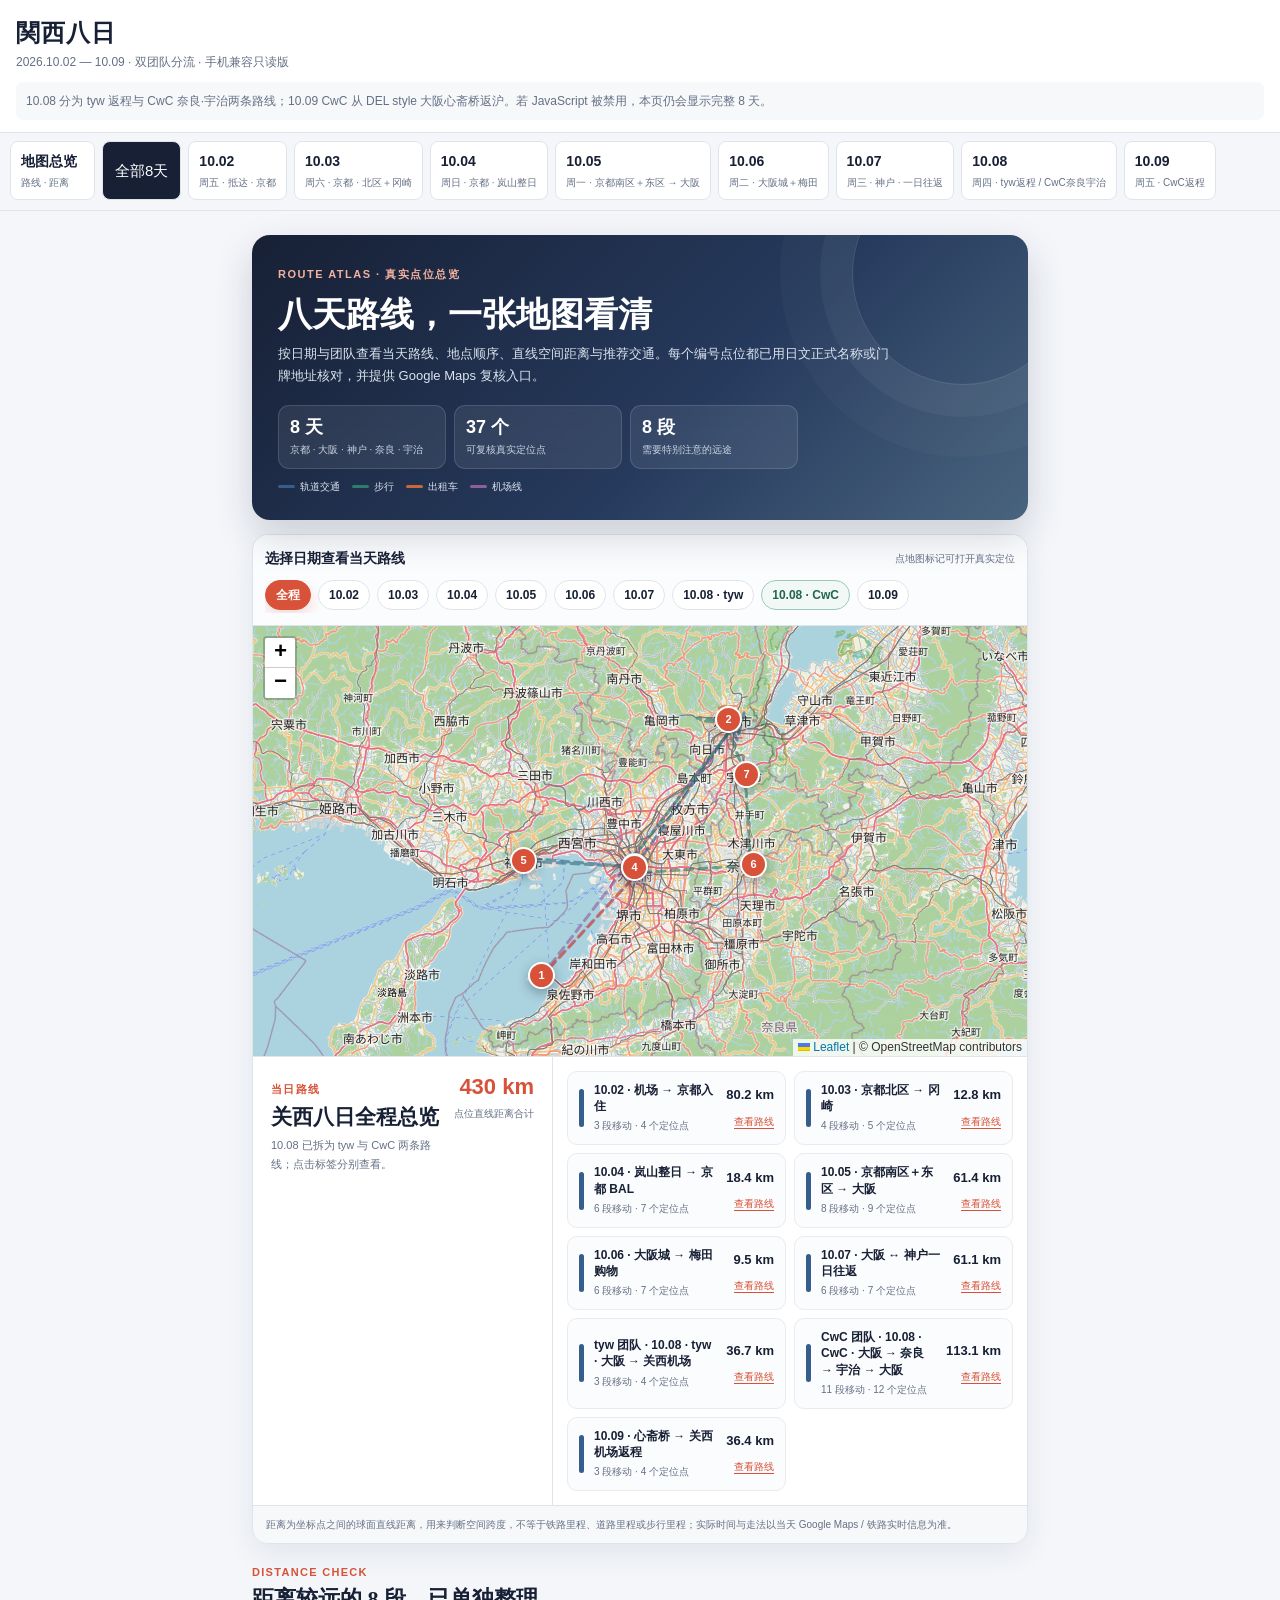
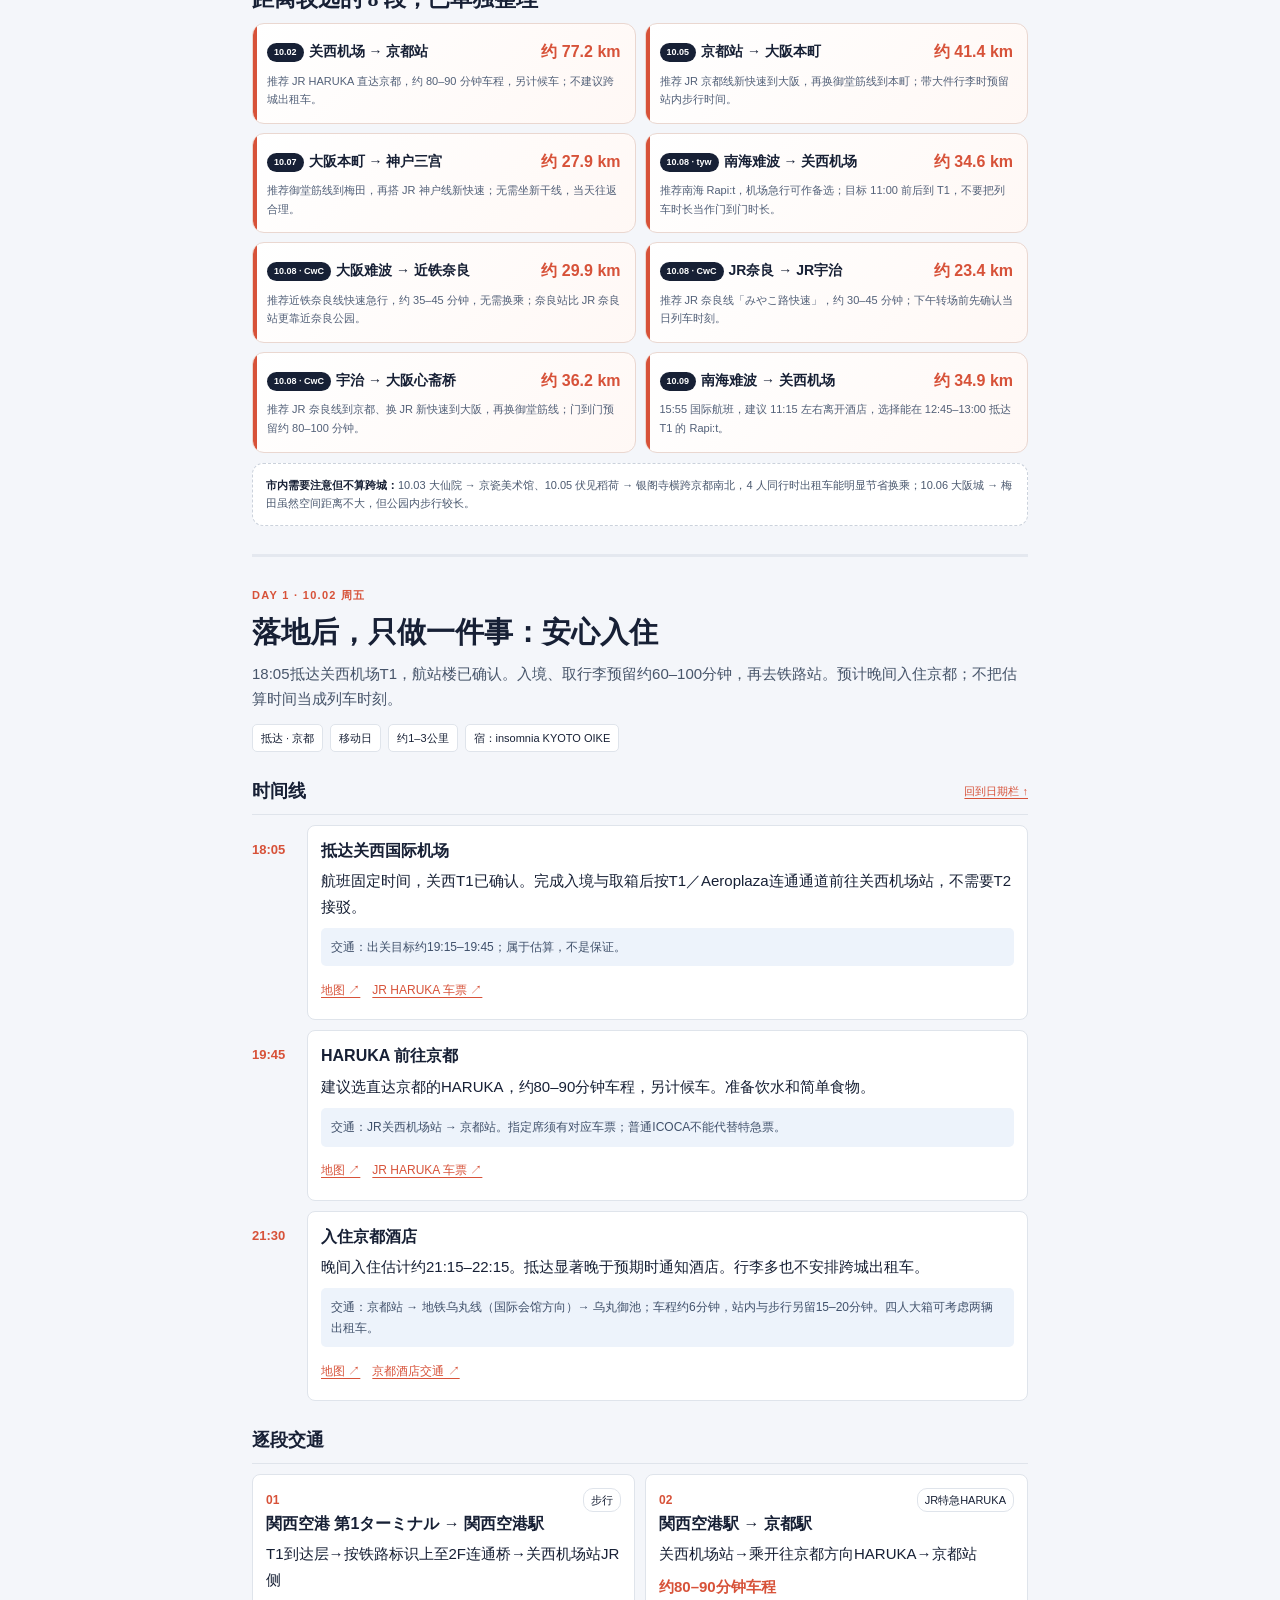
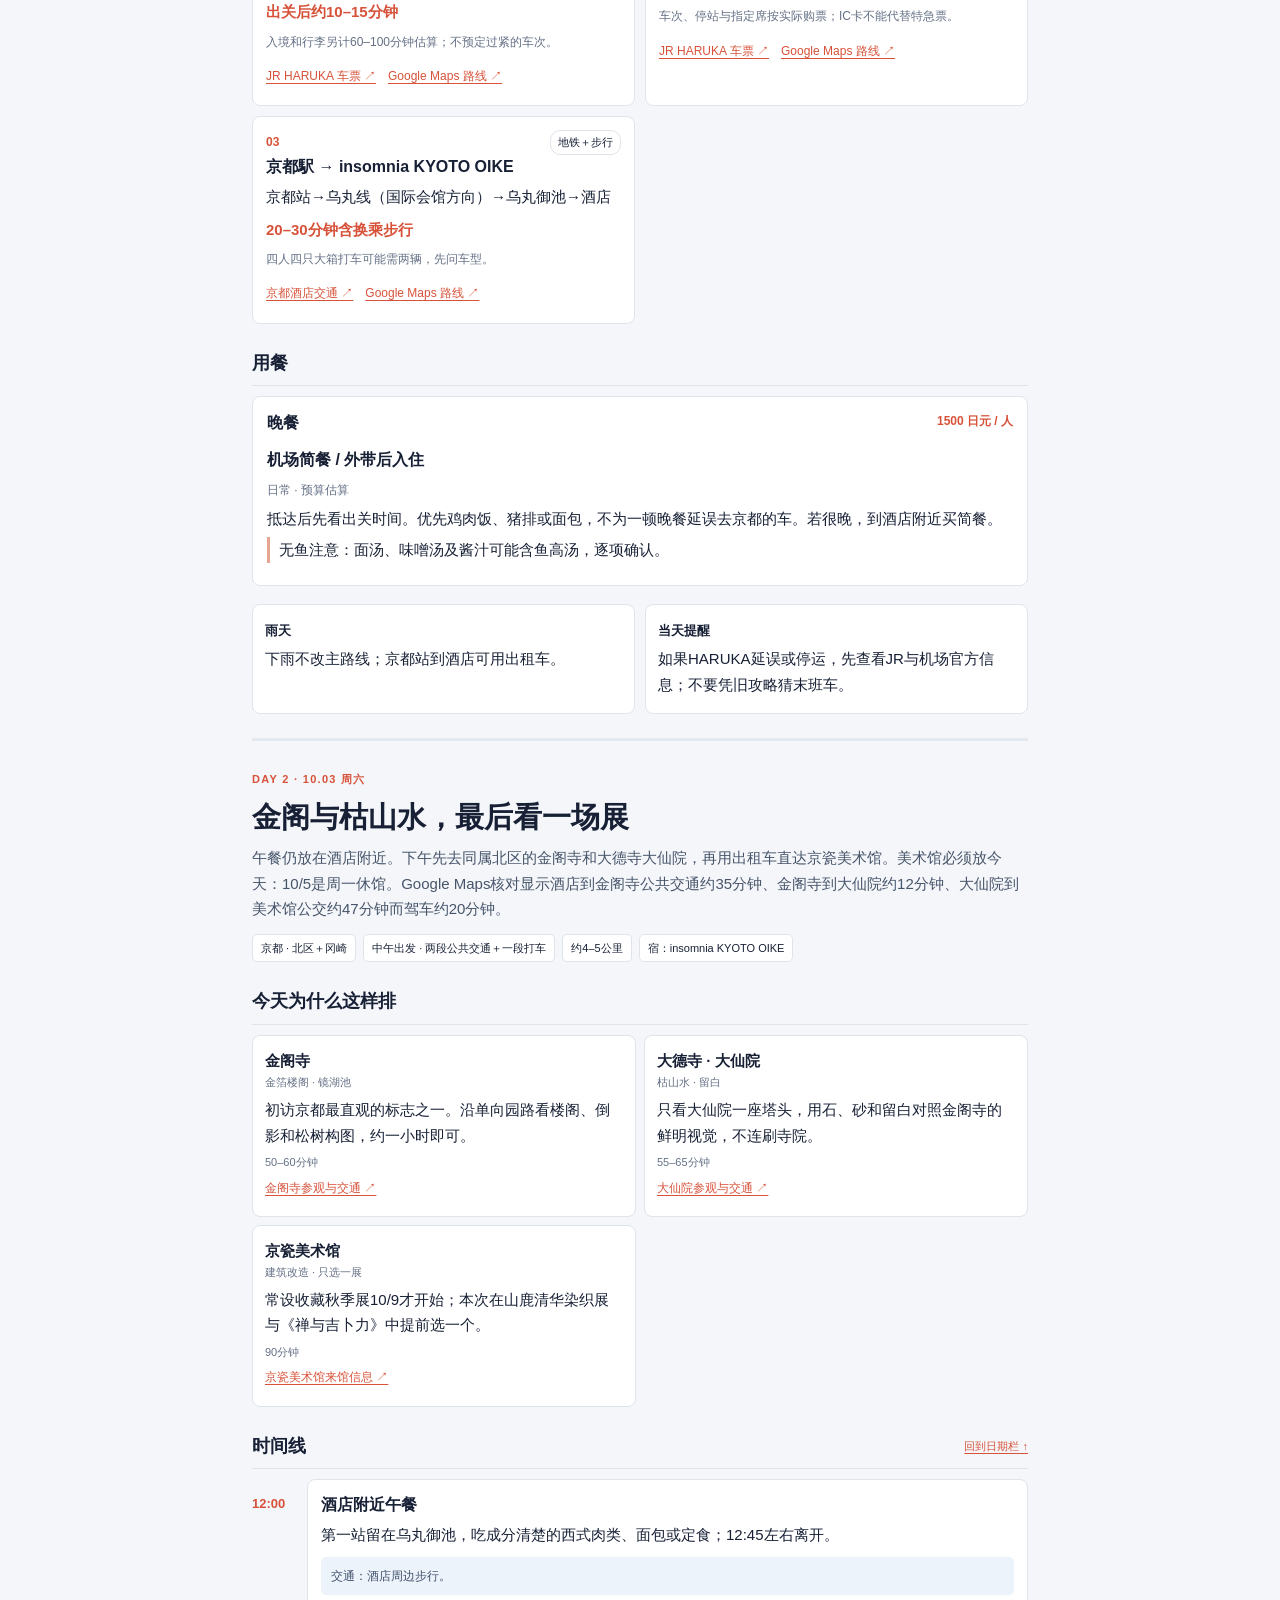
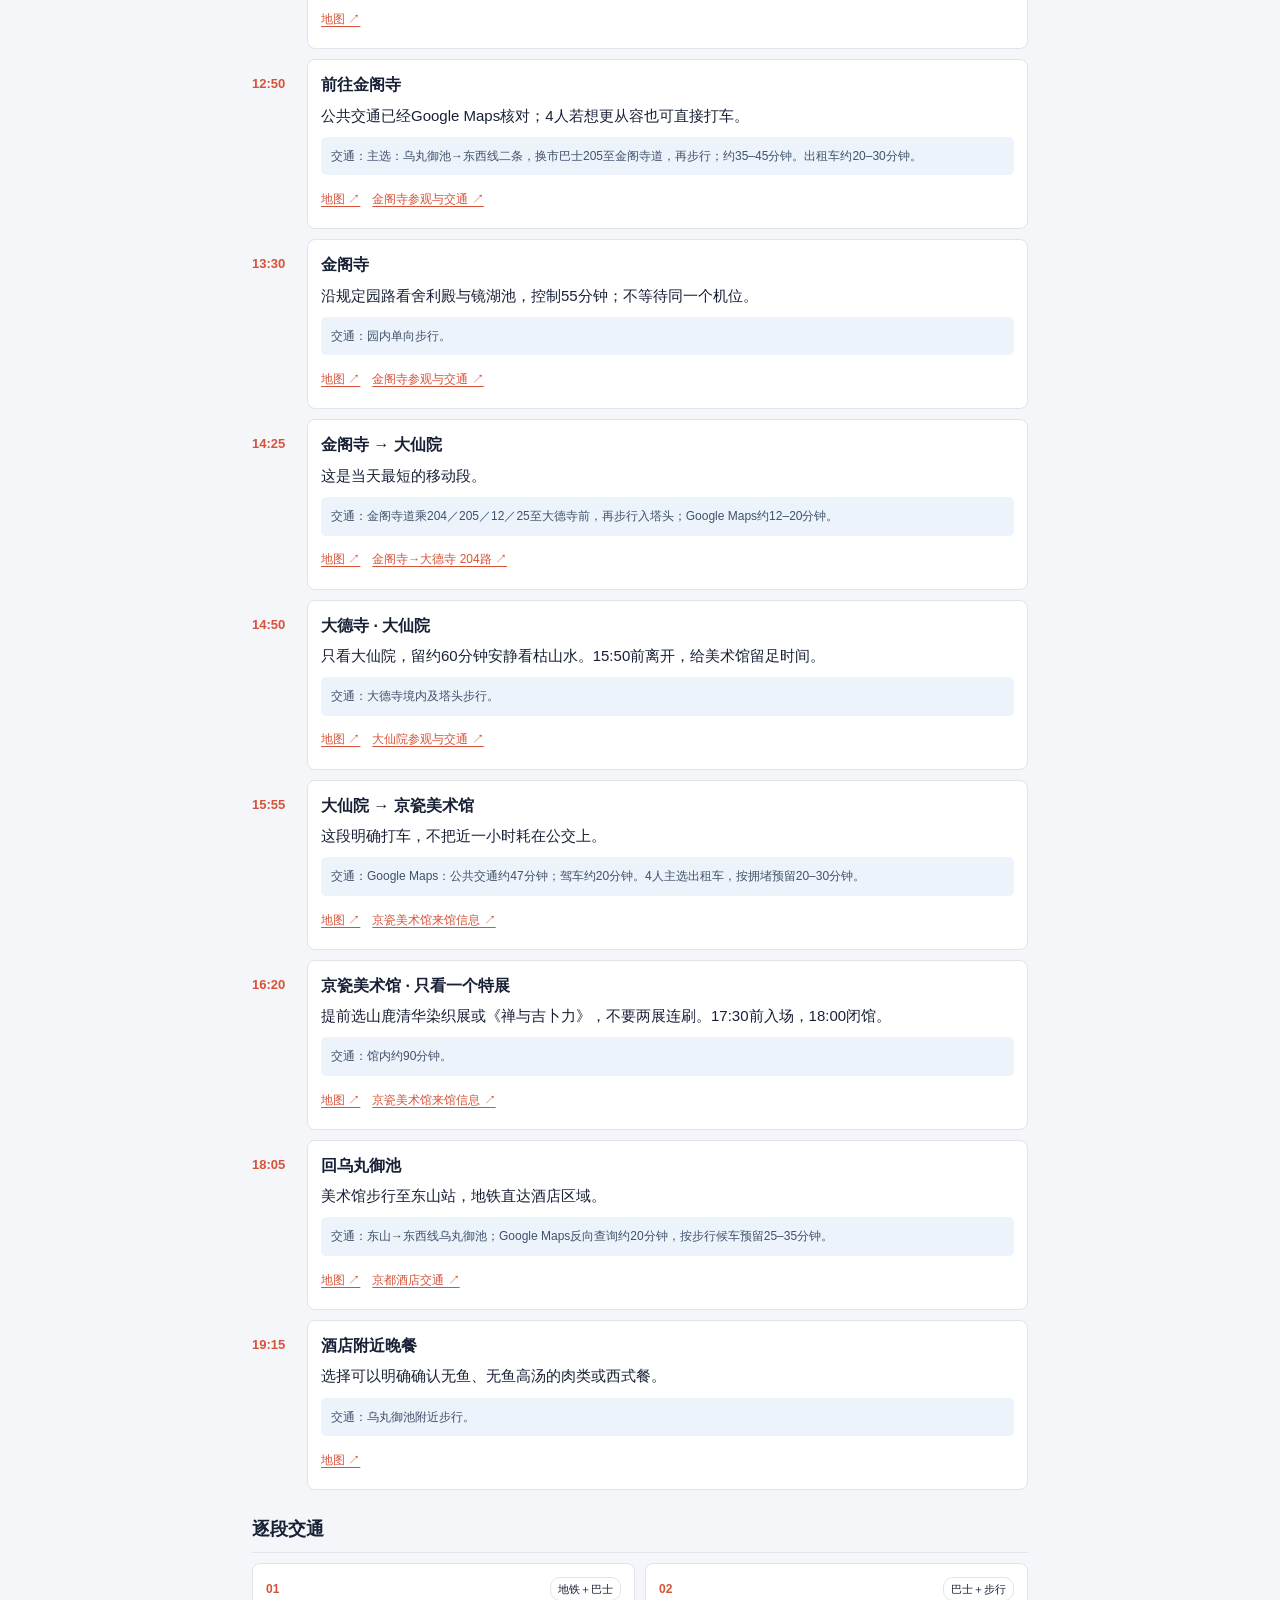
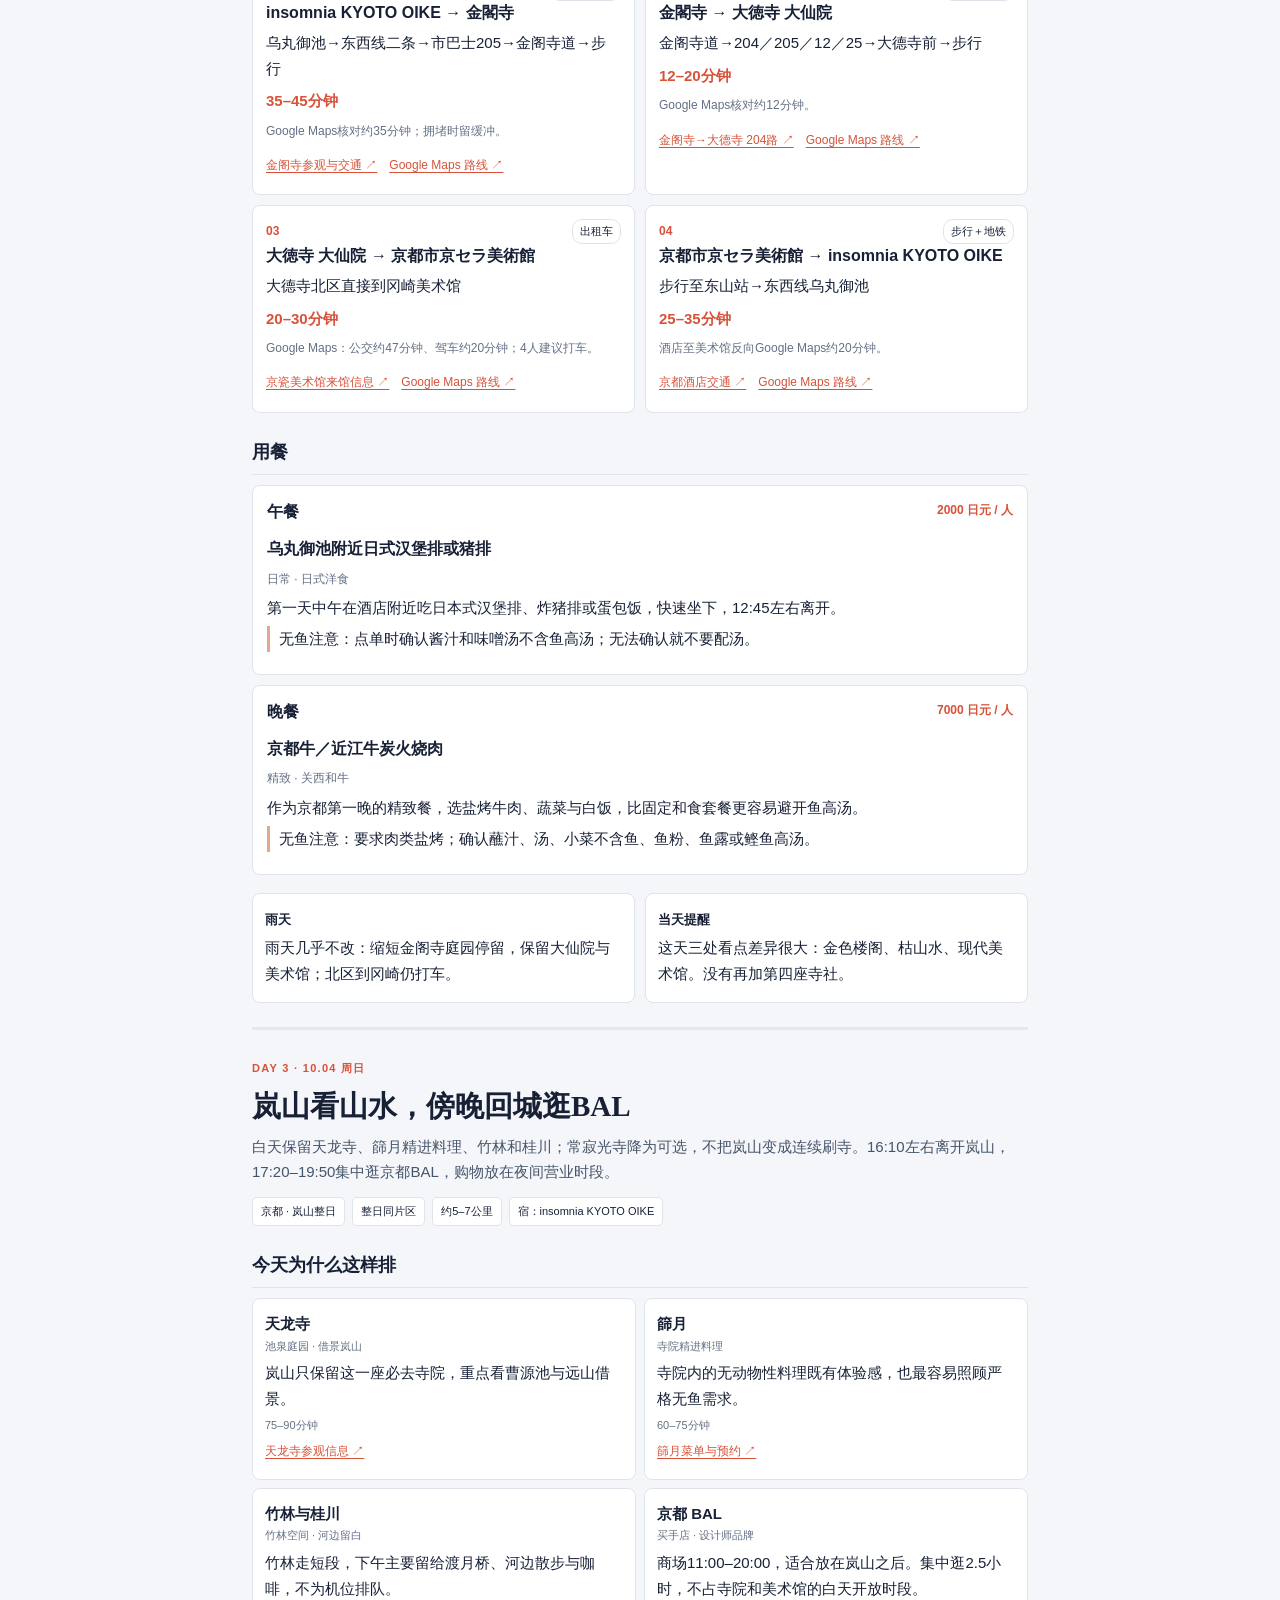
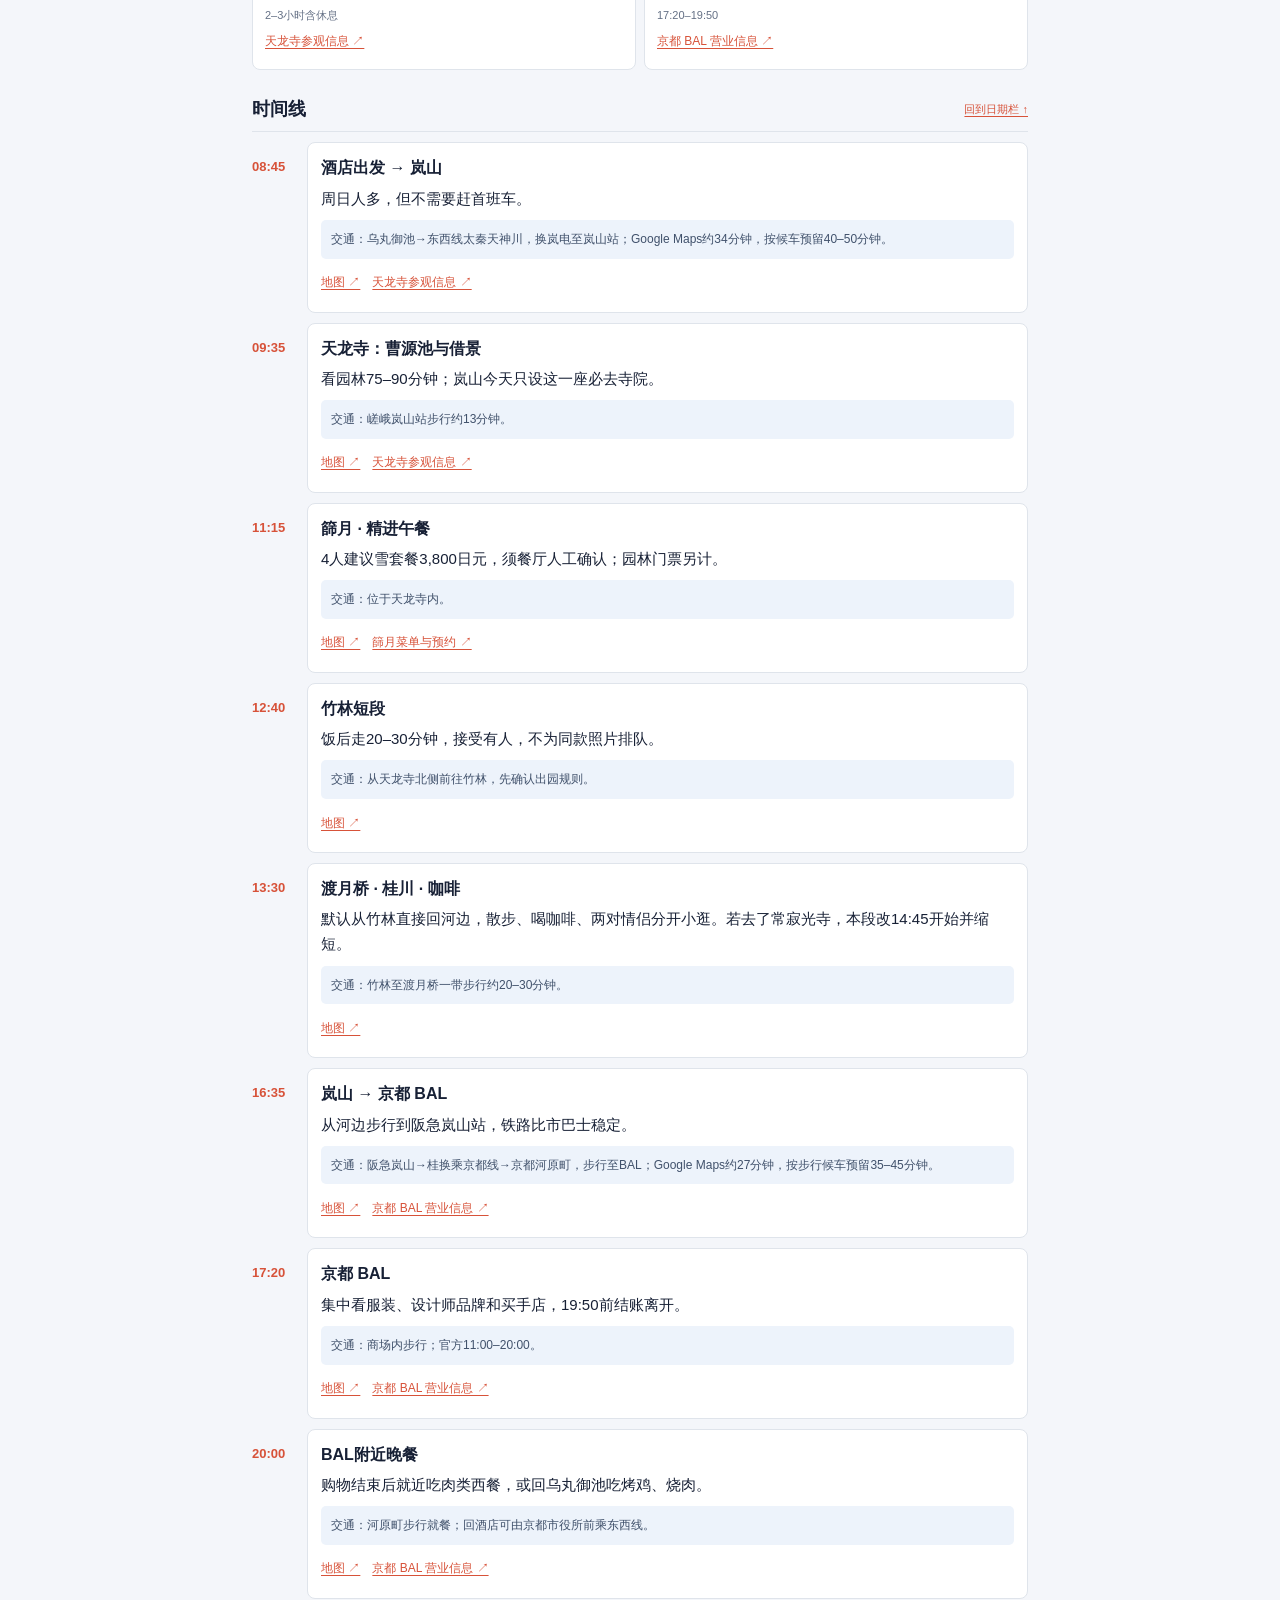
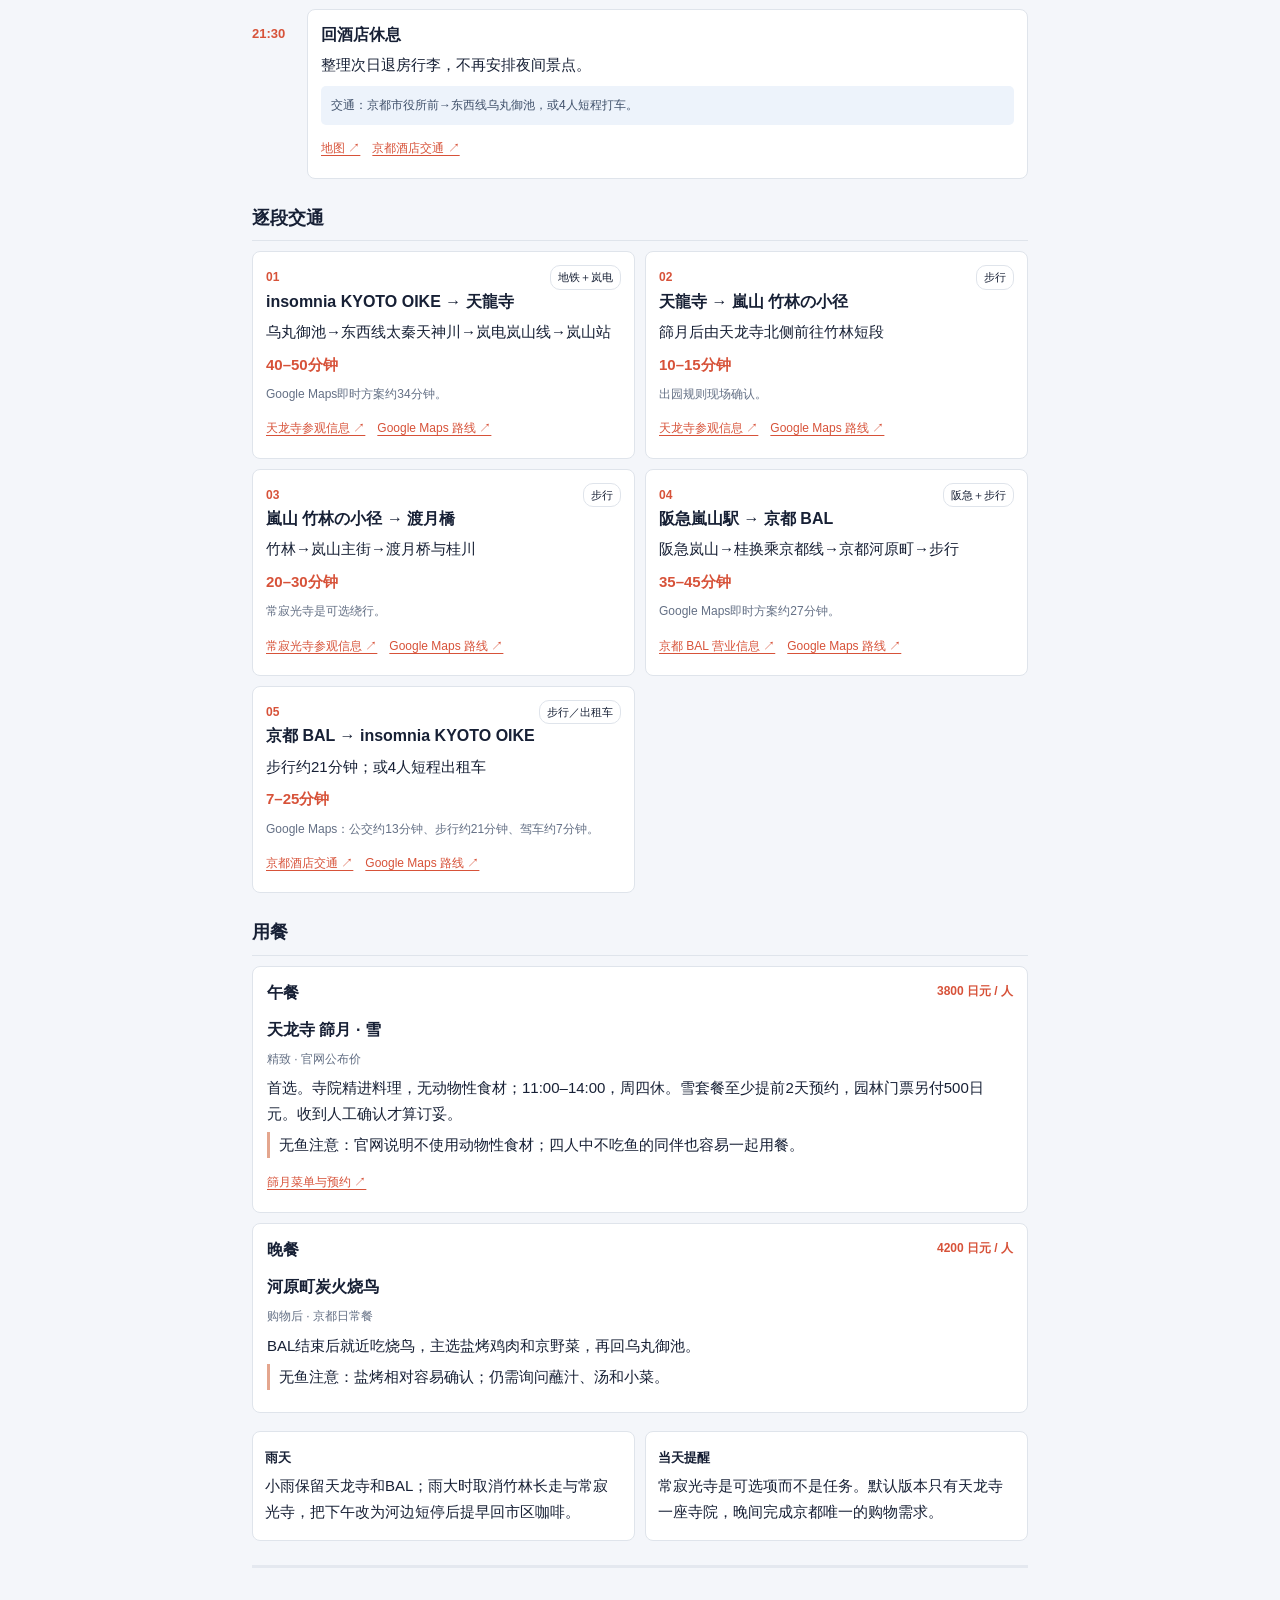
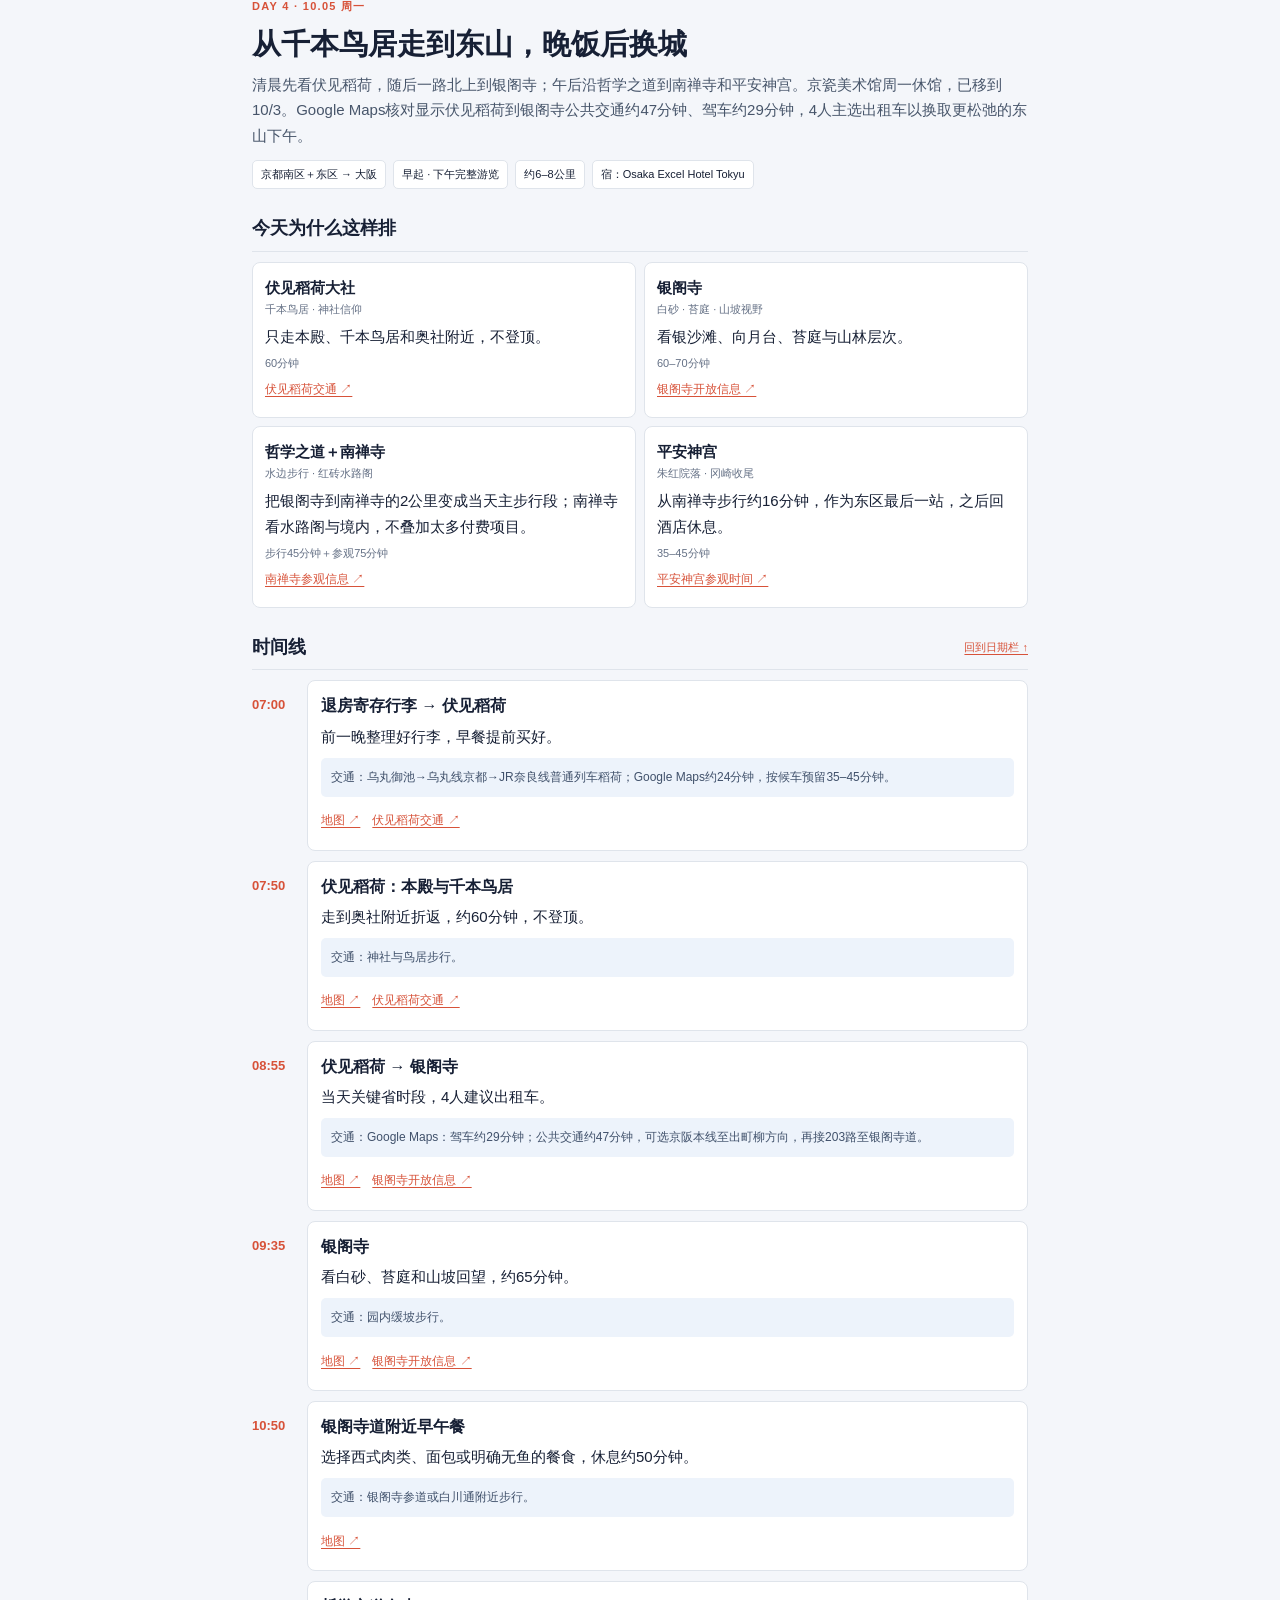
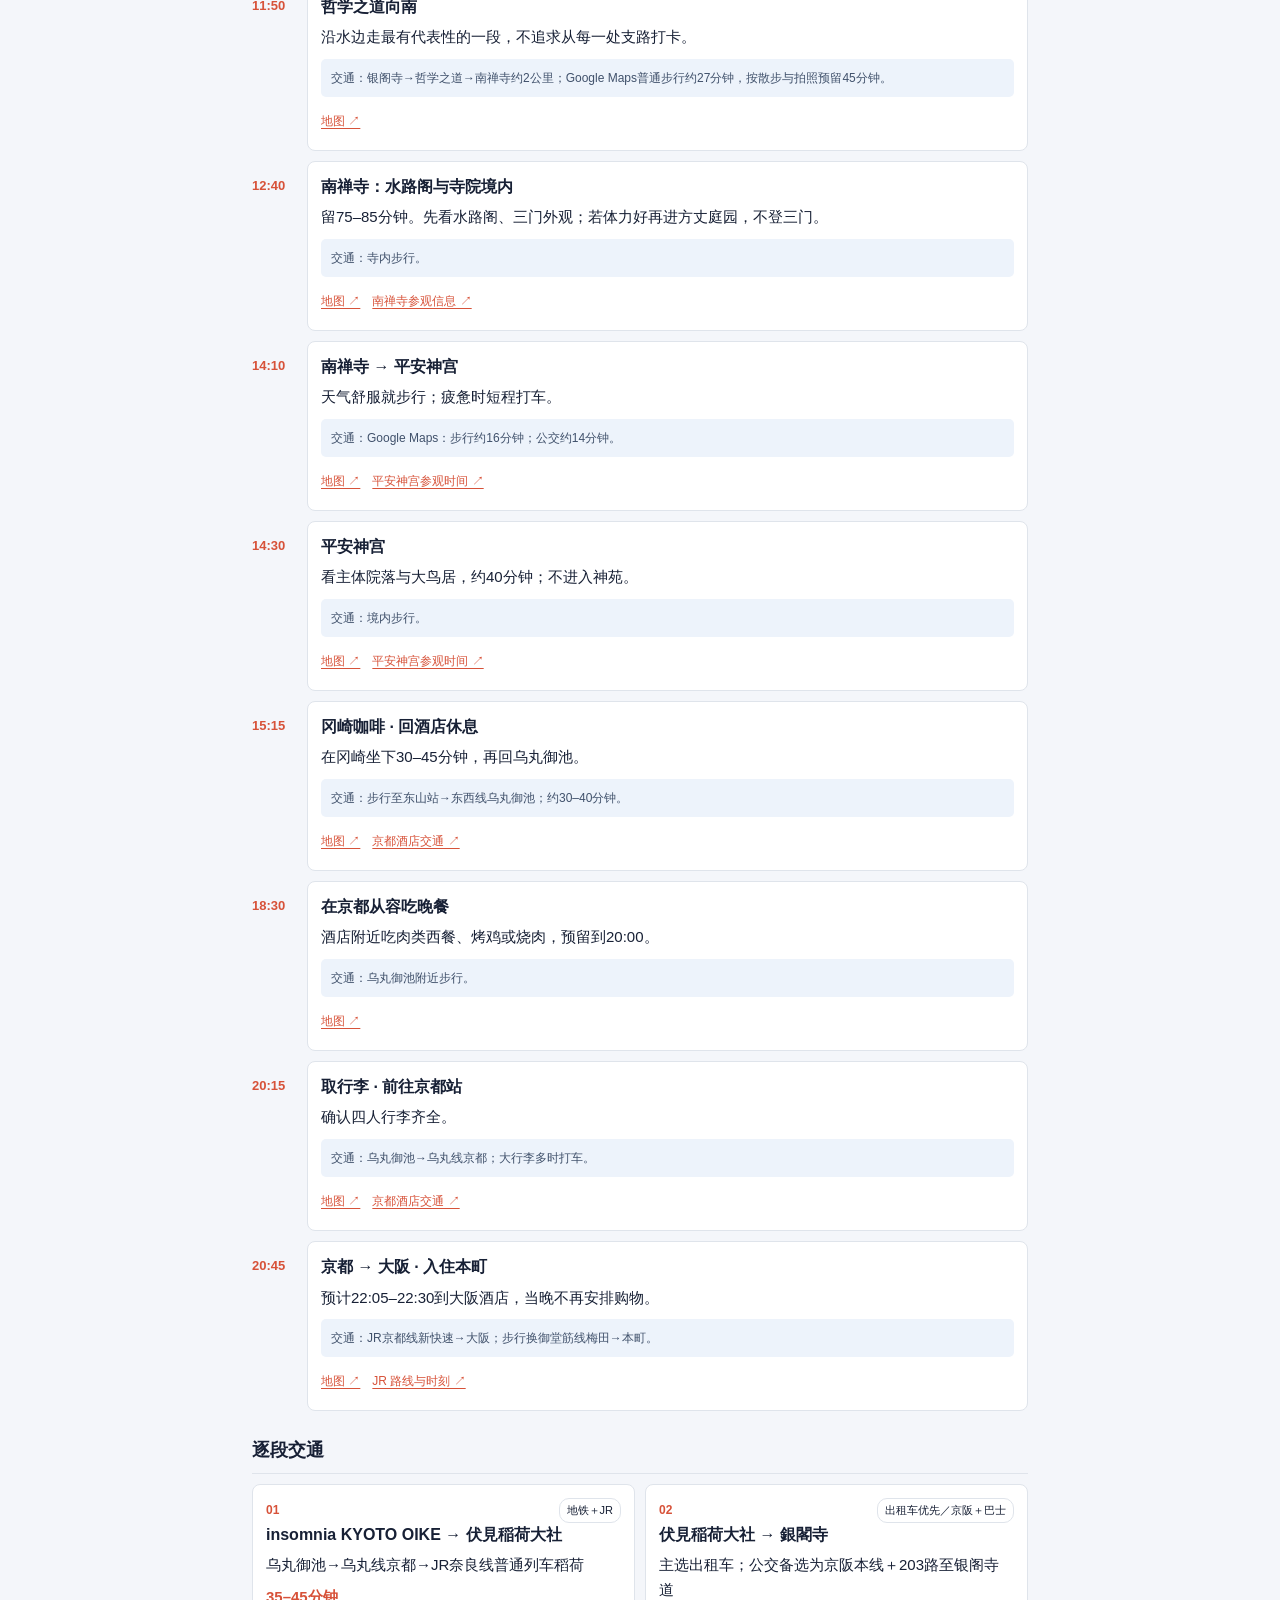
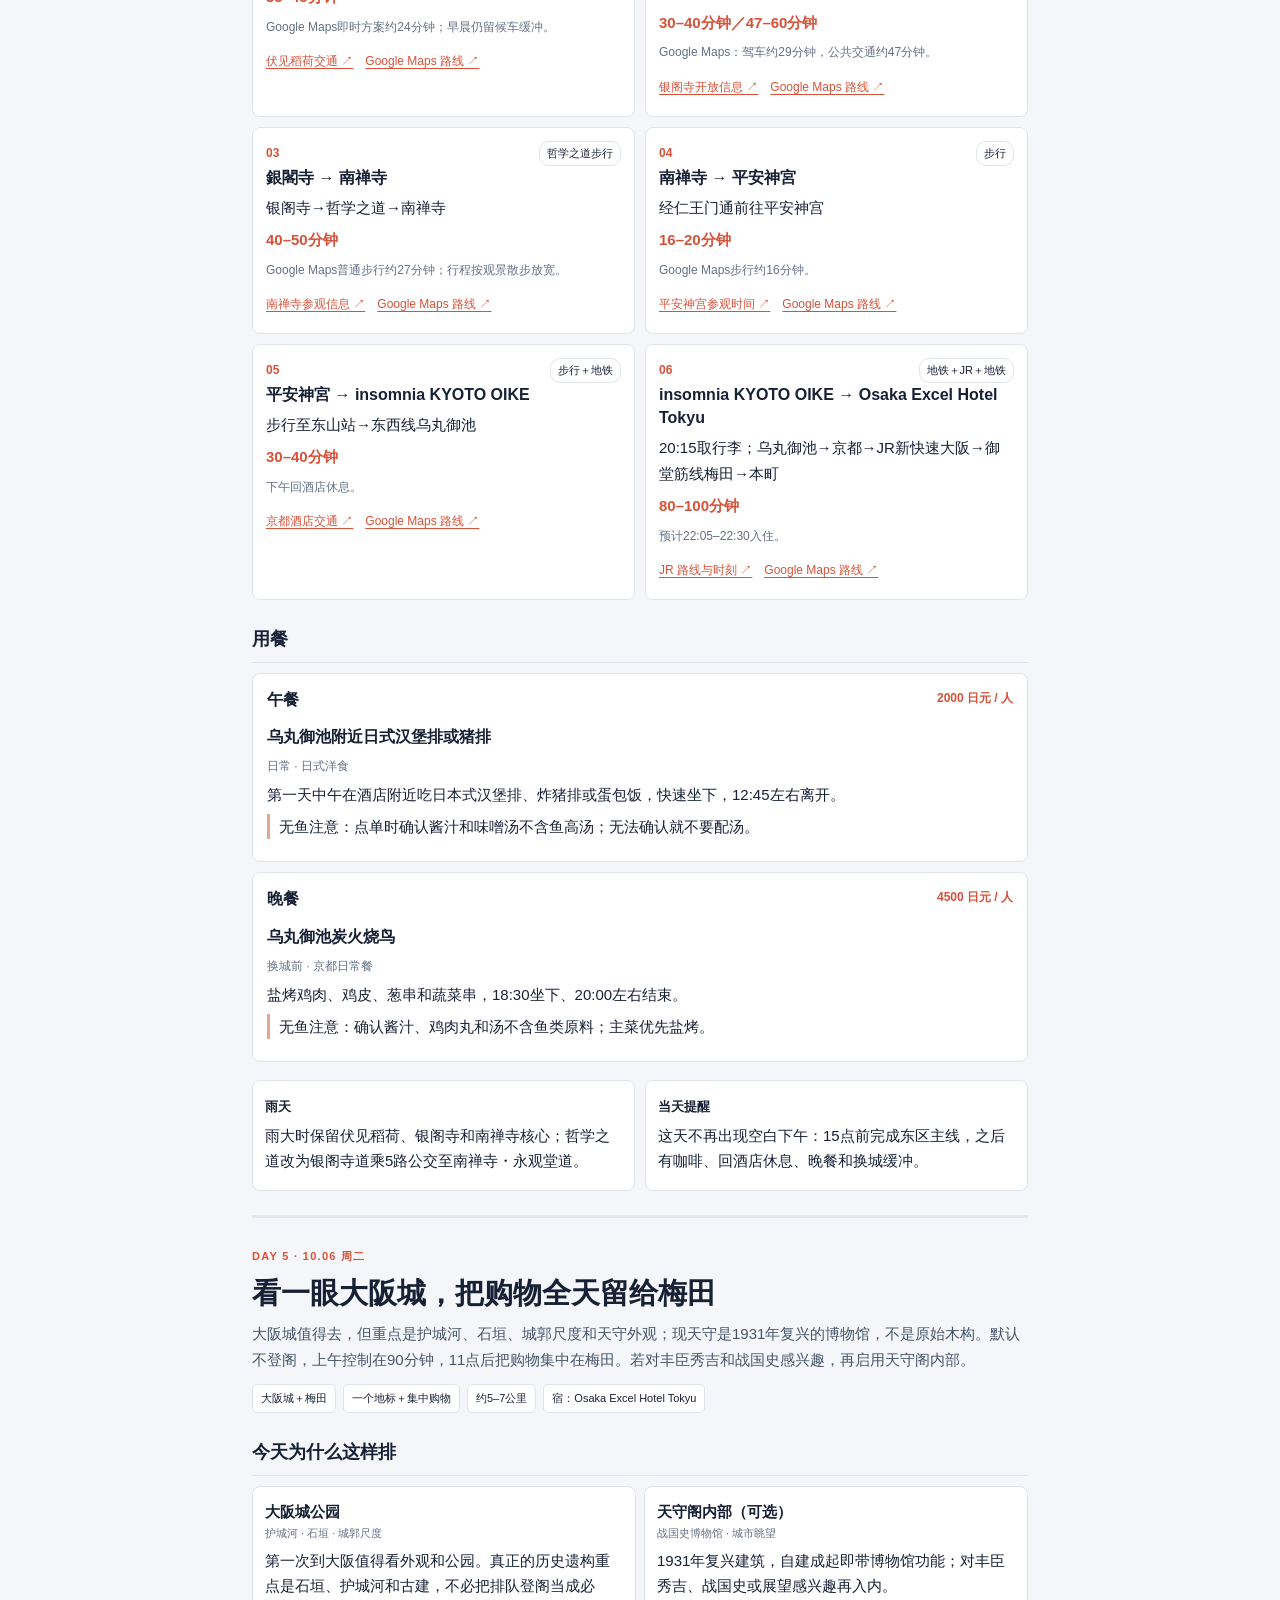
<file: index.html>
<!DOCTYPE html><html lang="zh-CN" data-aime-line="1" data-aime-column="16" data-aime-path-name="kansai-trip-map/output/index.html" data-aime-component-name="html"><head data-aime-line="1" data-aime-column="35" data-aime-path-name="kansai-trip-map/output/index.html" data-aime-component-name="head"><meta charset="utf-8" data-aime-line="1" data-aime-column="41" data-aime-path-name="kansai-trip-map/output/index.html" data-aime-component-name="meta"><meta name="viewport" content="width=device-width,initial-scale=1,viewport-fit=cover" data-aime-line="1" data-aime-column="63" data-aime-path-name="kansai-trip-map/output/index.html" data-aime-component-name="meta"><meta name="format-detection" content="telephone=no" data-aime-line="1" data-aime-column="149" data-aime-path-name="kansai-trip-map/output/index.html" data-aime-component-name="meta"><title data-aime-line="1" data-aime-column="202" data-aime-path-name="kansai-trip-map/output/index.html" data-aime-component-name="title">关西八日 · 双团队行程地图与手机兼容版</title><link rel="stylesheet" href="./leaflet.css" data-aime-line="1" data-aime-column="237" data-aime-path-name="kansai-trip-map/output/index.html" data-aime-component-name="link"><link rel="stylesheet" href="./map.css" data-aime-line="1" data-aime-column="281" data-aime-path-name="kansai-trip-map/output/index.html" data-aime-component-name="link"><style data-aime-line="1" data-aime-column="321" data-aime-path-name="kansai-trip-map/output/index.html" data-aime-component-name="style">
:root{--ink:#172035;--muted:#647085;--accent:#d75239;--line:#dfe4eb;--bg:#f4f6fa;--blue:#edf3fb;--paper:#fff}*{box-sizing:border-box}html{scroll-behavior:smooth}body{margin:0;background:var(--bg);color:var(--ink);font:15px/1.7 -apple-system,BlinkMacSystemFont,"PingFang SC","Microsoft YaHei",Arial,sans-serif}a{color:var(--accent);text-decoration-thickness:1px;text-underline-offset:3px}.app-head{padding:18px 16px 12px;background:#fff;border-bottom:1px solid var(--line)}.brand{font:700 24px/1.25 Georgia,"Songti SC",serif;letter-spacing:1px}.brand small{display:block;font:12px/1.5 -apple-system,BlinkMacSystemFont,"PingFang SC",sans-serif;color:var(--muted);letter-spacing:0;margin-top:5px}.notice{margin-top:11px;padding:9px 10px;background:#f7f8fa;border-radius:7px;color:var(--muted);font-size:12px}.nav-wrap{position:sticky;top:0;z-index:50;background:rgba(244,246,250,.96);-webkit-backdrop-filter:blur(12px);backdrop-filter:blur(12px);border-bottom:1px solid var(--line);padding:8px 10px}.nav{display:flex;gap:7px;overflow-x:auto;-webkit-overflow-scrolling:touch;padding-bottom:2px}.day-link{flex:0 0 auto;min-width:85px;padding:8px 10px;border:1px solid var(--line);background:#fff;border-radius:8px;text-decoration:none;color:var(--ink)}.day-link b{display:block;font-size:14px}.day-link small{display:block;color:var(--muted);font-size:10px;white-space:nowrap}.day-link.active{background:var(--ink);border-color:var(--ink);color:#fff}.day-link.active small{color:#cfd5e0}.all-button{flex:0 0 auto;border:1px solid var(--line);background:#fff;border-radius:8px;padding:8px 12px;color:var(--ink);font:inherit}.all-button.active{background:var(--ink);color:#fff}.content{max-width:820px;margin:auto;padding:0 12px 35px}.day-panel{padding:24px 0;border-bottom:3px solid #e4e8ef;scroll-margin-top:78px}.day-head{display:block;margin-bottom:18px}.eyebrow{font-size:11px;letter-spacing:1.3px;color:var(--accent);font-weight:700}.day-head h2{font:700 25px/1.35 Georgia,"Songti SC",serif;margin:7px 0 8px}.day-head p{margin:0;color:#47556a}.meta{display:flex;gap:7px;flex-wrap:wrap;margin-top:12px}.meta span{padding:4px 8px;background:#fff;border:1px solid var(--line);border-radius:5px;font-size:11px}.section-title{display:flex;align-items:center;justify-content:space-between;margin:24px 0 10px;padding-bottom:7px;border-bottom:1px solid var(--line)}.section-title span{font-weight:750;font-size:18px}.section-title a,.section-title small{font-size:11px}.stop{display:grid;grid-template-columns:47px minmax(0,1fr);gap:8px;margin:10px 0}.stop time{color:var(--accent);font-weight:750;font-size:13px;padding-top:14px}.card,.transport,.meal,.feature,.routebox,.tips>div{background:#fff;border:1px solid var(--line);border-radius:8px}.card{padding:13px}.card h3,.transport h3,.meal h3{font-size:16px;line-height:1.45;margin:0 0 6px}.card p,.transport p,.meal p{margin:6px 0}.travel{background:var(--blue);padding:9px 10px;border-radius:5px;color:#40516b;font-size:12px;margin-top:9px}.actions{display:flex;gap:12px;flex-wrap:wrap;margin-top:8px}.link{font-size:12px;min-height:32px;display:inline-flex;align-items:center}.transport-grid{display:grid;gap:10px}.transport{padding:13px}.transport-head{display:flex;justify-content:space-between;align-items:center}.transport-head b{color:var(--accent);font-size:12px}.transport-head span{font-size:11px;border:1px solid var(--line);padding:2px 7px;border-radius:10px}.transport>strong{display:block;color:var(--accent);margin:7px 0}.muted{color:var(--muted);font-size:12px}.meal{padding:14px;margin:10px 0}.meal-top{display:flex;justify-content:space-between;gap:12px}.meal-top strong{color:var(--accent);white-space:nowrap;font-size:12px}.meal h4{font-size:16px;margin:6px 0}.tag{color:var(--muted);font-size:12px}.fish{border-left:3px solid #e4a68e;padding-left:9px}.features{display:grid;gap:8px}.feature{padding:12px}.feature b{display:block}.feature span,.feature small{display:block;color:var(--muted);font-size:11px}.feature p{margin:5px 0}.routebox{padding:12px;margin:13px 0}.routebox svg{display:block;width:100%;height:155px;margin:4px 0}.routebox svg polyline{fill:none;stroke:#d75239;stroke-width:2.2;stroke-dasharray:4 3}.routebox svg circle{fill:#172035}.routebox svg text{fill:#fff;font-size:4px;font-weight:bold}.river{fill:none;stroke:#cfe0f0;stroke-width:6;opacity:.9}.legend{display:flex;flex-wrap:wrap;gap:6px 10px}.legend span{font-size:10px}.legend b{display:inline-flex;width:17px;height:17px;align-items:center;justify-content:center;border-radius:50%;background:#172035;color:#fff;margin-right:4px}.tips{display:grid;gap:10px;margin-top:18px}.tips>div{padding:12px}.tips b{font-size:13px}.tips p{margin:4px 0}.footer{max-width:820px;margin:auto;padding:20px 12px 40px;color:var(--muted);font-size:11px}.sources{display:none}.js-on .day-panel{display:none}.js-on .day-panel.active{display:block}.js-on.show-all .day-panel{display:block}@media(min-width:700px){.content{padding-left:22px;padding-right:22px}.day-head h2{font-size:29px}.features{grid-template-columns:1fr 1fr}.transport-grid{grid-template-columns:1fr 1fr}.tips{grid-template-columns:1fr 1fr}.routebox svg{height:190px}}
</style><script type="module">

          !function(e,t){if("object"==typeof exports&&"object"==typeof module)module.exports=t();else if("function"==typeof define&&define.amd)define([],t);else{var r=t();for(var o in r)("object"==typeof exports?exports:e)[o]=r[o]}}(globalThis,()=>(()=>{"use strict";let e,t,r=`*, ::before, ::after {
  --tw-border-spacing-x: 0;
  --tw-border-spacing-y: 0;
  --tw-translate-x: 0;
  --tw-translate-y: 0;
  --tw-rotate: 0;
  --tw-skew-x: 0;
  --tw-skew-y: 0;
  --tw-scale-x: 1;
  --tw-scale-y: 1;
  --tw-pan-x:  ;
  --tw-pan-y:  ;
  --tw-pinch-zoom:  ;
  --tw-scroll-snap-strictness: proximity;
  --tw-gradient-from-position:  ;
  --tw-gradient-via-position:  ;
  --tw-gradient-to-position:  ;
  --tw-ordinal:  ;
  --tw-slashed-zero:  ;
  --tw-numeric-figure:  ;
  --tw-numeric-spacing:  ;
  --tw-numeric-fraction:  ;
  --tw-ring-inset:  ;
  --tw-ring-offset-width: 0px;
  --tw-ring-offset-color: #fff;
  --tw-ring-color: rgb(59 130 246 / 0.5);
  --tw-ring-offset-shadow: 0 0 #0000;
  --tw-ring-shadow: 0 0 #0000;
  --tw-shadow: 0 0 #0000;
  --tw-shadow-colored: 0 0 #0000;
  --tw-blur:  ;
  --tw-brightness:  ;
  --tw-contrast:  ;
  --tw-grayscale:  ;
  --tw-hue-rotate:  ;
  --tw-invert:  ;
  --tw-saturate:  ;
  --tw-sepia:  ;
  --tw-drop-shadow:  ;
  --tw-backdrop-blur:  ;
  --tw-backdrop-brightness:  ;
  --tw-backdrop-contrast:  ;
  --tw-backdrop-grayscale:  ;
  --tw-backdrop-hue-rotate:  ;
  --tw-backdrop-invert:  ;
  --tw-backdrop-opacity:  ;
  --tw-backdrop-saturate:  ;
  --tw-backdrop-sepia:  ;
  --tw-contain-size:  ;
  --tw-contain-layout:  ;
  --tw-contain-paint:  ;
  --tw-contain-style:  ;
}

::backdrop {
  --tw-border-spacing-x: 0;
  --tw-border-spacing-y: 0;
  --tw-translate-x: 0;
  --tw-translate-y: 0;
  --tw-rotate: 0;
  --tw-skew-x: 0;
  --tw-skew-y: 0;
  --tw-scale-x: 1;
  --tw-scale-y: 1;
  --tw-pan-x:  ;
  --tw-pan-y:  ;
  --tw-pinch-zoom:  ;
  --tw-scroll-snap-strictness: proximity;
  --tw-gradient-from-position:  ;
  --tw-gradient-via-position:  ;
  --tw-gradient-to-position:  ;
  --tw-ordinal:  ;
  --tw-slashed-zero:  ;
  --tw-numeric-figure:  ;
  --tw-numeric-spacing:  ;
  --tw-numeric-fraction:  ;
  --tw-ring-inset:  ;
  --tw-ring-offset-width: 0px;
  --tw-ring-offset-color: #fff;
  --tw-ring-color: rgb(59 130 246 / 0.5);
  --tw-ring-offset-shadow: 0 0 #0000;
  --tw-ring-shadow: 0 0 #0000;
  --tw-shadow: 0 0 #0000;
  --tw-shadow-colored: 0 0 #0000;
  --tw-blur:  ;
  --tw-brightness:  ;
  --tw-contrast:  ;
  --tw-grayscale:  ;
  --tw-hue-rotate:  ;
  --tw-invert:  ;
  --tw-saturate:  ;
  --tw-sepia:  ;
  --tw-drop-shadow:  ;
  --tw-backdrop-blur:  ;
  --tw-backdrop-brightness:  ;
  --tw-backdrop-contrast:  ;
  --tw-backdrop-grayscale:  ;
  --tw-backdrop-hue-rotate:  ;
  --tw-backdrop-invert:  ;
  --tw-backdrop-opacity:  ;
  --tw-backdrop-saturate:  ;
  --tw-backdrop-sepia:  ;
  --tw-contain-size:  ;
  --tw-contain-layout:  ;
  --tw-contain-paint:  ;
  --tw-contain-style:  ;
}

/*
! tailwindcss v3.4.18 | MIT License | https://tailwindcss.com
*/

/*
1. Prevent padding and border from affecting element width. (https://github.com/mozdevs/cssremedy/issues/4)
2. Allow adding a border to an element by just adding a border-width. (https://github.com/tailwindcss/tailwindcss/pull/116)
*/

*,
::before,
::after {
  box-sizing: border-box;
  /* 1 */
  border-width: 0;
  /* 2 */
  border-style: solid;
  /* 2 */
  border-color: #e5e7eb;
  /* 2 */
}

::before,
::after {
  --tw-content: '';
}

/*
1. Use a consistent sensible line-height in all browsers.
2. Prevent adjustments of font size after orientation changes in iOS.
3. Use a more readable tab size.
4. Use the user's configured \`sans\` font-family by default.
5. Use the user's configured \`sans\` font-feature-settings by default.
6. Use the user's configured \`sans\` font-variation-settings by default.
7. Disable tap highlights on iOS
*/

html,
:host {
  line-height: 1.5;
  /* 1 */
  -webkit-text-size-adjust: 100%;
  /* 2 */
  -moz-tab-size: 4;
  /* 3 */
  -o-tab-size: 4;
     tab-size: 4;
  /* 3 */
  font-family: ui-sans-serif, system-ui, sans-serif, "Apple Color Emoji", "Segoe UI Emoji", "Segoe UI Symbol", "Noto Color Emoji";
  /* 4 */
  font-feature-settings: normal;
  /* 5 */
  font-variation-settings: normal;
  /* 6 */
  -webkit-tap-highlight-color: transparent;
  /* 7 */
}

/*
1. Remove the margin in all browsers.
2. Inherit line-height from \`html\` so users can set them as a class directly on the \`html\` element.
*/

body {
  margin: 0;
  /* 1 */
  line-height: inherit;
  /* 2 */
}

/*
1. Add the correct height in Firefox.
2. Correct the inheritance of border color in Firefox. (https://bugzilla.mozilla.org/show_bug.cgi?id=190655)
3. Ensure horizontal rules are visible by default.
*/

hr {
  height: 0;
  /* 1 */
  color: inherit;
  /* 2 */
  border-top-width: 1px;
  /* 3 */
}

/*
Add the correct text decoration in Chrome, Edge, and Safari.
*/

abbr:where([title]) {
  -webkit-text-decoration: underline dotted;
          text-decoration: underline dotted;
}

/*
Remove the default font size and weight for headings.
*/

h1,
h2,
h3,
h4,
h5,
h6 {
  font-size: inherit;
  font-weight: inherit;
}

/*
Reset links to optimize for opt-in styling instead of opt-out.
*/

a {
  color: inherit;
  text-decoration: inherit;
}

/*
Add the correct font weight in Edge and Safari.
*/

b,
strong {
  font-weight: bolder;
}

/*
1. Use the user's configured \`mono\` font-family by default.
2. Use the user's configured \`mono\` font-feature-settings by default.
3. Use the user's configured \`mono\` font-variation-settings by default.
4. Correct the odd \`em\` font sizing in all browsers.
*/

code,
kbd,
samp,
pre {
  font-family: ui-monospace, SFMono-Regular, Menlo, Monaco, Consolas, "Liberation Mono", "Courier New", monospace;
  /* 1 */
  font-feature-settings: normal;
  /* 2 */
  font-variation-settings: normal;
  /* 3 */
  font-size: 1em;
  /* 4 */
}

/*
Add the correct font size in all browsers.
*/

small {
  font-size: 80%;
}

/*
Prevent \`sub\` and \`sup\` elements from affecting the line height in all browsers.
*/

sub,
sup {
  font-size: 75%;
  line-height: 0;
  position: relative;
  vertical-align: baseline;
}

sub {
  bottom: -0.25em;
}

sup {
  top: -0.5em;
}

/*
1. Remove text indentation from table contents in Chrome and Safari. (https://bugs.chromium.org/p/chromium/issues/detail?id=999088, https://bugs.webkit.org/show_bug.cgi?id=201297)
2. Correct table border color inheritance in all Chrome and Safari. (https://bugs.chromium.org/p/chromium/issues/detail?id=935729, https://bugs.webkit.org/show_bug.cgi?id=195016)
3. Remove gaps between table borders by default.
*/

table {
  text-indent: 0;
  /* 1 */
  border-color: inherit;
  /* 2 */
  border-collapse: collapse;
  /* 3 */
}

/*
1. Change the font styles in all browsers.
2. Remove the margin in Firefox and Safari.
3. Remove default padding in all browsers.
*/

button,
input,
optgroup,
select,
textarea {
  font-family: inherit;
  /* 1 */
  font-feature-settings: inherit;
  /* 1 */
  font-variation-settings: inherit;
  /* 1 */
  font-size: 100%;
  /* 1 */
  font-weight: inherit;
  /* 1 */
  line-height: inherit;
  /* 1 */
  letter-spacing: inherit;
  /* 1 */
  color: inherit;
  /* 1 */
  margin: 0;
  /* 2 */
  padding: 0;
  /* 3 */
}

/*
Remove the inheritance of text transform in Edge and Firefox.
*/

button,
select {
  text-transform: none;
}

/*
1. Correct the inability to style clickable types in iOS and Safari.
2. Remove default button styles.
*/

button {
  -webkit-appearance: button;
  /* 1 */
  background-color: transparent;
  /* 2 */
  background-image: none;
  /* 2 */
}

/*
Use the modern Firefox focus style for all focusable elements.
*/

:-moz-focusring {
  outline: auto;
}

/*
Remove the additional \`:invalid\` styles in Firefox. (https://github.com/mozilla/gecko-dev/blob/2f9eacd9d3d995c937b4251a5557d95d494c9be1/layout/style/res/forms.css#L728-L737)
*/

:-moz-ui-invalid {
  box-shadow: none;
}

/*
Add the correct vertical alignment in Chrome and Firefox.
*/

progress {
  vertical-align: baseline;
}

/*
Correct the cursor style of increment and decrement buttons in Safari.
*/

::-webkit-inner-spin-button,
::-webkit-outer-spin-button {
  height: auto;
}

/*
1. Correct the odd appearance in Chrome and Safari.
2. Correct the outline style in Safari.
*/

[type='search'] {
  -webkit-appearance: textfield;
  /* 1 */
  outline-offset: -2px;
  /* 2 */
}

/*
Remove the inner padding in Chrome and Safari on macOS.
*/

::-webkit-search-decoration {
  -webkit-appearance: none;
}

/*
1. Correct the inability to style clickable types in iOS and Safari.
2. Change font properties to \`inherit\` in Safari.
*/

::-webkit-file-upload-button {
  -webkit-appearance: button;
  /* 1 */
  font: inherit;
  /* 2 */
}

/*
Add the correct display in Chrome and Safari.
*/

summary {
  display: list-item;
}

/*
Removes the default spacing and border for appropriate elements.
*/

blockquote,
dl,
dd,
h1,
h2,
h3,
h4,
h5,
h6,
hr,
figure,
p,
pre {
  margin: 0;
}

fieldset {
  margin: 0;
  padding: 0;
}

legend {
  padding: 0;
}

ol,
ul,
menu {
  list-style: none;
  margin: 0;
  padding: 0;
}

/*
Reset default styling for dialogs.
*/

dialog {
  padding: 0;
}

/*
Prevent resizing textareas horizontally by default.
*/

textarea {
  resize: vertical;
}


/*
Set the default cursor for buttons.
*/

button,
[role="button"] {
  cursor: pointer;
}

/*
Make sure disabled buttons don't get the pointer cursor.
*/

:disabled {
  cursor: default;
}

/*
1. Make replaced elements \`display: block\` by default. (https://github.com/mozdevs/cssremedy/issues/14)
2. Add \`vertical-align: middle\` to align replaced elements more sensibly by default. (https://github.com/jensimmons/cssremedy/issues/14#issuecomment-634934210)
   This can trigger a poorly considered lint error in some tools but is included by design.
*/

img,
svg,
video,
canvas,
audio,
iframe,
embed,
object {
  display: block;
  /* 1 */
  vertical-align: middle;
  /* 2 */
}

/*
Constrain images and videos to the parent width and preserve their intrinsic aspect ratio. (https://github.com/mozdevs/cssremedy/issues/14)
*/

img,
video {
  max-width: 100%;
  height: auto;
}

/* Make elements with the HTML hidden attribute stay hidden by default */

[hidden]:where(:not([hidden="until-found"])) {
  display: none;
}

::-webkit-datetime-edit-fields-wrapper {
  padding: 0;
}

::-webkit-date-and-time-value {
  min-height: 1.5em;
}

::-webkit-datetime-edit,::-webkit-datetime-edit-year-field,::-webkit-datetime-edit-month-field,::-webkit-datetime-edit-day-field,::-webkit-datetime-edit-hour-field,::-webkit-datetime-edit-minute-field,::-webkit-datetime-edit-second-field,::-webkit-datetime-edit-millisecond-field,::-webkit-datetime-edit-meridiem-field {
  padding-top: 0;
  padding-bottom: 0;
}

select {
  background-image: url("data:image/svg+xml,%3csvg xmlns='http://www.w3.org/2000/svg' fill='none' viewBox='0 0 20 20'%3e%3cpath stroke='%236b7280' stroke-linecap='round' stroke-linejoin='round' stroke-width='1.5' d='M6 8l4 4 4-4'/%3e%3c/svg%3e");
  background-position: right 0.5rem center;
  background-repeat: no-repeat;
  background-size: 1.5em 1.5em;
  padding-right: 2.5rem;
  -webkit-print-color-adjust: exact;
          print-color-adjust: exact;
}

[multiple],[size]:where(select:not([size="1"])) {
  background-image: initial;
  background-position: initial;
  background-repeat: unset;
  background-size: initial;
  padding-right: 0.75rem;
  -webkit-print-color-adjust: unset;
          print-color-adjust: unset;
}

[type='checkbox'],[type='radio'] {
  -webkit-appearance: none;
     -moz-appearance: none;
          appearance: none;
  padding: 0;
  -webkit-print-color-adjust: exact;
          print-color-adjust: exact;
  display: inline-block;
  vertical-align: middle;
  background-origin: border-box;
  -webkit-user-select: none;
     -moz-user-select: none;
          user-select: none;
  flex-shrink: 0;
  height: 1rem;
  width: 1rem;
  color: #2563eb;
  background-color: #fff;
  border-color: #6b7280;
  border-width: 1px;
  --tw-shadow: 0 0 #0000;
}

[type='checkbox'] {
  border-radius: 0px;
}

[type='radio'] {
  border-radius: 100%;
}

[type='checkbox']:focus,[type='radio']:focus {
  outline: 2px solid transparent;
  outline-offset: 2px;
  --tw-ring-inset: var(--tw-empty,/*!*/ /*!*/);
  --tw-ring-offset-width: 2px;
  --tw-ring-offset-color: #fff;
  --tw-ring-color: #2563eb;
  --tw-ring-offset-shadow: var(--tw-ring-inset) 0 0 0 var(--tw-ring-offset-width) var(--tw-ring-offset-color);
  --tw-ring-shadow: var(--tw-ring-inset) 0 0 0 calc(2px + var(--tw-ring-offset-width)) var(--tw-ring-color);
  box-shadow: var(--tw-ring-offset-shadow), var(--tw-ring-shadow), var(--tw-shadow);
}

[type='checkbox']:checked,[type='radio']:checked {
  border-color: transparent;
  background-color: currentColor;
  background-size: 100% 100%;
  background-position: center;
  background-repeat: no-repeat;
}

[type='checkbox']:checked {
  background-image: url("data:image/svg+xml,%3csvg viewBox='0 0 16 16' fill='white' xmlns='http://www.w3.org/2000/svg'%3e%3cpath d='M12.207 4.793a1 1 0 010 1.414l-5 5a1 1 0 01-1.414 0l-2-2a1 1 0 011.414-1.414L6.5 9.086l4.293-4.293a1 1 0 011.414 0z'/%3e%3c/svg%3e");
}

[type='radio']:checked {
  background-image: url("data:image/svg+xml,%3csvg viewBox='0 0 16 16' fill='white' xmlns='http://www.w3.org/2000/svg'%3e%3ccircle cx='8' cy='8' r='3'/%3e%3c/svg%3e");
}

[type='checkbox']:checked:hover,[type='checkbox']:checked:focus,[type='radio']:checked:hover,[type='radio']:checked:focus {
  border-color: transparent;
  background-color: currentColor;
}

[type='checkbox']:indeterminate {
  background-image: url("data:image/svg+xml,%3csvg xmlns='http://www.w3.org/2000/svg' fill='none' viewBox='0 0 16 16'%3e%3cpath stroke='white' stroke-linecap='round' stroke-linejoin='round' stroke-width='2' d='M4 8h8'/%3e%3c/svg%3e");
  border-color: transparent;
  background-color: currentColor;
  background-size: 100% 100%;
  background-position: center;
  background-repeat: no-repeat;
}

[type='checkbox']:indeterminate:hover,[type='checkbox']:indeterminate:focus {
  border-color: transparent;
  background-color: currentColor;
}

[type='file'] {
  background: unset;
  border-color: inherit;
  border-width: 0;
  border-radius: 0;
  padding: 0;
  font-size: unset;
  line-height: inherit;
}

[type='file']:focus {
  outline: 1px solid ButtonText;
  outline: 1px auto -webkit-focus-ring-color;
}

.sr-only {
  position: absolute;
  width: 1px;
  height: 1px;
  padding: 0;
  margin: -1px;
  overflow: hidden;
  clip: rect(0, 0, 0, 0);
  white-space: nowrap;
  border-width: 0;
}

.pointer-events-none {
  pointer-events: none;
}

.pointer-events-auto {
  pointer-events: auto;
}

.visible {
  visibility: visible;
}

.invisible {
  visibility: hidden;
}

.collapse {
  visibility: collapse;
}

.fixed {
  position: fixed;
}

.absolute {
  position: absolute;
}

.relative {
  position: relative;
}

.-bottom-7 {
  bottom: -1.75rem;
}

.-left-1 {
  left: -0.25rem;
}

.-left-2 {
  left: -0.5rem;
}

.-left-4 {
  left: -1rem;
}

.-right-2 {
  right: -0.5rem;
}

.-top-1 {
  top: -0.25rem;
}

.-top-2 {
  top: -0.5rem;
}

.-top-4 {
  top: -1rem;
}

.-top-7 {
  top: -1.75rem;
}

.bottom-3 {
  bottom: 0.75rem;
}

.left-0 {
  left: 0px;
}

.left-1 {
  left: 0.25rem;
}

.left-1\\/2 {
  left: 50%;
}

.left-3 {
  left: 0.75rem;
}

.top-0 {
  top: 0px;
}

.top-1 {
  top: 0.25rem;
}

.top-1\\/2 {
  top: 50%;
}

.z-10 {
  z-index: 10;
}

.m-1 {
  margin: 0.25rem;
}

.m-2 {
  margin: 0.5rem;
}

.m-4 {
  margin: 1rem;
}

.-mx-4 {
  margin-left: -1rem;
  margin-right: -1rem;
}

.my-2 {
  margin-top: 0.5rem;
  margin-bottom: 0.5rem;
}

.mb-1 {
  margin-bottom: 0.25rem;
}

.mb-2 {
  margin-bottom: 0.5rem;
}

.mb-4 {
  margin-bottom: 1rem;
}

.ml-2 {
  margin-left: 0.5rem;
}

.ml-3 {
  margin-left: 0.75rem;
}

.mt-1 {
  margin-top: 0.25rem;
}

.mt-2 {
  margin-top: 0.5rem;
}

.mt-3 {
  margin-top: 0.75rem;
}

.mt-4 {
  margin-top: 1rem;
}

.block {
  display: block;
}

.inline-block {
  display: inline-block;
}

.inline {
  display: inline;
}

.flex {
  display: flex;
}

.inline-flex {
  display: inline-flex;
}

.table {
  display: table;
}

.contents {
  display: contents;
}

.hidden {
  display: none;
}

.h-4 {
  height: 1rem;
}

.h-6 {
  height: 1.5rem;
}

.h-screen {
  height: 100vh;
}

.max-h-full {
  max-height: 100%;
}

.w-11 {
  width: 2.75rem;
}

.w-4 {
  width: 1rem;
}

.w-6 {
  width: 1.5rem;
}

.w-60 {
  width: 15rem;
}

.w-80 {
  width: 20rem;
}

.w-96 {
  width: 24rem;
}

.w-\\[560px\\] {
  width: 560px;
}

.w-full {
  width: 100%;
}

.w-screen {
  width: 100vw;
}

.max-w-2xl {
  max-width: 42rem;
}

.max-w-full {
  max-width: 100%;
}

.max-w-md {
  max-width: 28rem;
}

.max-w-xl {
  max-width: 36rem;
}

.flex-shrink {
  flex-shrink: 1;
}

.flex-grow {
  flex-grow: 1;
}

.grow {
  flex-grow: 1;
}

.border-collapse {
  border-collapse: collapse;
}

.-translate-x-1 {
  --tw-translate-x: -0.25rem;
  transform: translate(var(--tw-translate-x), var(--tw-translate-y)) rotate(var(--tw-rotate)) skewX(var(--tw-skew-x)) skewY(var(--tw-skew-y)) scaleX(var(--tw-scale-x)) scaleY(var(--tw-scale-y));
}

.-translate-x-1\\/2 {
  --tw-translate-x: -50%;
  transform: translate(var(--tw-translate-x), var(--tw-translate-y)) rotate(var(--tw-rotate)) skewX(var(--tw-skew-x)) skewY(var(--tw-skew-y)) scaleX(var(--tw-scale-x)) scaleY(var(--tw-scale-y));
}

.-translate-x-full {
  --tw-translate-x: -100%;
  transform: translate(var(--tw-translate-x), var(--tw-translate-y)) rotate(var(--tw-rotate)) skewX(var(--tw-skew-x)) skewY(var(--tw-skew-y)) scaleX(var(--tw-scale-x)) scaleY(var(--tw-scale-y));
}

.-translate-y-1 {
  --tw-translate-y: -0.25rem;
  transform: translate(var(--tw-translate-x), var(--tw-translate-y)) rotate(var(--tw-rotate)) skewX(var(--tw-skew-x)) skewY(var(--tw-skew-y)) scaleX(var(--tw-scale-x)) scaleY(var(--tw-scale-y));
}

.-translate-y-1\\/2 {
  --tw-translate-y: -50%;
  transform: translate(var(--tw-translate-x), var(--tw-translate-y)) rotate(var(--tw-rotate)) skewX(var(--tw-skew-x)) skewY(var(--tw-skew-y)) scaleX(var(--tw-scale-x)) scaleY(var(--tw-scale-y));
}

.translate-x-full {
  --tw-translate-x: 100%;
  transform: translate(var(--tw-translate-x), var(--tw-translate-y)) rotate(var(--tw-rotate)) skewX(var(--tw-skew-x)) skewY(var(--tw-skew-y)) scaleX(var(--tw-scale-x)) scaleY(var(--tw-scale-y));
}

.transform {
  transform: translate(var(--tw-translate-x), var(--tw-translate-y)) rotate(var(--tw-rotate)) skewX(var(--tw-skew-x)) skewY(var(--tw-skew-y)) scaleX(var(--tw-scale-x)) scaleY(var(--tw-scale-y));
}

.cursor-auto {
  cursor: auto;
}

.cursor-default {
  cursor: default;
}

.cursor-pointer {
  cursor: pointer;
}

.resize {
  resize: both;
}

.list-disc {
  list-style-type: disc;
}

.flex-col {
  flex-direction: column;
}

.items-center {
  align-items: center;
}

.justify-end {
  justify-content: flex-end;
}

.justify-center {
  justify-content: center;
}

.justify-between {
  justify-content: space-between;
}

.gap-1 {
  gap: 0.25rem;
}

.gap-2 {
  gap: 0.5rem;
}

.gap-4 {
  gap: 1rem;
}

.self-stretch {
  align-self: stretch;
}

.overflow-auto {
  overflow: auto;
}

.overflow-hidden {
  overflow: hidden;
}

.overflow-scroll {
  overflow: scroll;
}

.text-ellipsis {
  text-overflow: ellipsis;
}

.whitespace-nowrap {
  white-space: nowrap;
}

.whitespace-pre-wrap {
  white-space: pre-wrap;
}

.break-words {
  overflow-wrap: break-word;
}

.break-all {
  word-break: break-all;
}

.rounded {
  border-radius: 0.25rem;
}

.rounded-full {
  border-radius: 9999px;
}

.rounded-lg {
  border-radius: 0.5rem;
}

.rounded-md {
  border-radius: 0.375rem;
}

.rounded-sm {
  border-radius: 0.125rem;
}

.rounded-xl {
  border-radius: 0.75rem;
}

.border {
  border-width: 1px;
}

.border-2 {
  border-width: 2px;
}

.border-solid {
  border-style: solid;
}

.border-blue-500 {
  --tw-border-opacity: 1;
  border-color: rgb(59 130 246 / var(--tw-border-opacity, 1));
}

.border-gray-200 {
  --tw-border-opacity: 1;
  border-color: rgb(229 231 235 / var(--tw-border-opacity, 1));
}

.border-gray-300 {
  --tw-border-opacity: 1;
  border-color: rgb(209 213 219 / var(--tw-border-opacity, 1));
}

.border-gray-600 {
  --tw-border-opacity: 1;
  border-color: rgb(75 85 99 / var(--tw-border-opacity, 1));
}

.border-green-500 {
  --tw-border-opacity: 1;
  border-color: rgb(34 197 94 / var(--tw-border-opacity, 1));
}

.border-purple-500 {
  --tw-border-opacity: 1;
  border-color: rgb(168 85 247 / var(--tw-border-opacity, 1));
}

.border-red-500 {
  --tw-border-opacity: 1;
  border-color: rgb(239 68 68 / var(--tw-border-opacity, 1));
}

.border-sky-500 {
  --tw-border-opacity: 1;
  border-color: rgb(14 165 233 / var(--tw-border-opacity, 1));
}

.border-slate-200 {
  --tw-border-opacity: 1;
  border-color: rgb(226 232 240 / var(--tw-border-opacity, 1));
}

.border-slate-300 {
  --tw-border-opacity: 1;
  border-color: rgb(203 213 225 / var(--tw-border-opacity, 1));
}

.bg-black {
  --tw-bg-opacity: 1;
  background-color: rgb(0 0 0 / var(--tw-bg-opacity, 1));
}

.bg-black\\/60 {
  background-color: rgb(0 0 0 / 0.6);
}

.bg-black\\/70 {
  background-color: rgb(0 0 0 / 0.7);
}

.bg-blue-500 {
  --tw-bg-opacity: 1;
  background-color: rgb(59 130 246 / var(--tw-bg-opacity, 1));
}

.bg-blue-500\\/30 {
  background-color: rgb(59 130 246 / 0.3);
}

.bg-blue-600 {
  --tw-bg-opacity: 1;
  background-color: rgb(37 99 235 / var(--tw-bg-opacity, 1));
}

.bg-gray-100 {
  --tw-bg-opacity: 1;
  background-color: rgb(243 244 246 / var(--tw-bg-opacity, 1));
}

.bg-gray-200 {
  --tw-bg-opacity: 1;
  background-color: rgb(229 231 235 / var(--tw-bg-opacity, 1));
}

.bg-gray-50 {
  --tw-bg-opacity: 1;
  background-color: rgb(249 250 251 / var(--tw-bg-opacity, 1));
}

.bg-gray-700 {
  --tw-bg-opacity: 1;
  background-color: rgb(55 65 81 / var(--tw-bg-opacity, 1));
}

.bg-green-100 {
  --tw-bg-opacity: 1;
  background-color: rgb(220 252 231 / var(--tw-bg-opacity, 1));
}

.bg-green-50 {
  --tw-bg-opacity: 1;
  background-color: rgb(240 253 244 / var(--tw-bg-opacity, 1));
}

.bg-green-500 {
  --tw-bg-opacity: 1;
  background-color: rgb(34 197 94 / var(--tw-bg-opacity, 1));
}

.bg-green-500\\/30 {
  background-color: rgb(34 197 94 / 0.3);
}

.bg-orange-500 {
  --tw-bg-opacity: 1;
  background-color: rgb(249 115 22 / var(--tw-bg-opacity, 1));
}

.bg-orange-500\\/30 {
  background-color: rgb(249 115 22 / 0.3);
}

.bg-purple-500 {
  --tw-bg-opacity: 1;
  background-color: rgb(168 85 247 / var(--tw-bg-opacity, 1));
}

.bg-red-50 {
  --tw-bg-opacity: 1;
  background-color: rgb(254 242 242 / var(--tw-bg-opacity, 1));
}

.bg-red-500 {
  --tw-bg-opacity: 1;
  background-color: rgb(239 68 68 / var(--tw-bg-opacity, 1));
}

.bg-slate-100 {
  --tw-bg-opacity: 1;
  background-color: rgb(241 245 249 / var(--tw-bg-opacity, 1));
}

.bg-slate-300 {
  --tw-bg-opacity: 1;
  background-color: rgb(203 213 225 / var(--tw-bg-opacity, 1));
}

.bg-slate-50 {
  --tw-bg-opacity: 1;
  background-color: rgb(248 250 252 / var(--tw-bg-opacity, 1));
}

.bg-slate-900 {
  --tw-bg-opacity: 1;
  background-color: rgb(15 23 42 / var(--tw-bg-opacity, 1));
}

.bg-white {
  --tw-bg-opacity: 1;
  background-color: rgb(255 255 255 / var(--tw-bg-opacity, 1));
}

.bg-yellow-100 {
  --tw-bg-opacity: 1;
  background-color: rgb(254 249 195 / var(--tw-bg-opacity, 1));
}

.p-0 {
  padding: 0px;
}

.p-1 {
  padding: 0.25rem;
}

.p-2 {
  padding: 0.5rem;
}

.p-3 {
  padding: 0.75rem;
}

.p-4 {
  padding: 1rem;
}

.p-6 {
  padding: 1.5rem;
}

.p-8 {
  padding: 2rem;
}

.px-0 {
  padding-left: 0px;
  padding-right: 0px;
}

.px-1 {
  padding-left: 0.25rem;
  padding-right: 0.25rem;
}

.px-2 {
  padding-left: 0.5rem;
  padding-right: 0.5rem;
}

.px-3 {
  padding-left: 0.75rem;
  padding-right: 0.75rem;
}

.px-4 {
  padding-left: 1rem;
  padding-right: 1rem;
}

.py-0 {
  padding-top: 0px;
  padding-bottom: 0px;
}

.py-0\\.5 {
  padding-top: 0.125rem;
  padding-bottom: 0.125rem;
}

.py-1 {
  padding-top: 0.25rem;
  padding-bottom: 0.25rem;
}

.py-2 {
  padding-top: 0.5rem;
  padding-bottom: 0.5rem;
}

.py-3 {
  padding-top: 0.75rem;
  padding-bottom: 0.75rem;
}

.py-4 {
  padding-top: 1rem;
  padding-bottom: 1rem;
}

.pb-0 {
  padding-bottom: 0px;
}

.pb-0\\.5 {
  padding-bottom: 0.125rem;
}

.pb-1 {
  padding-bottom: 0.25rem;
}

.pl-2 {
  padding-left: 0.5rem;
}

.pl-4 {
  padding-left: 1rem;
}

.pr-2 {
  padding-right: 0.5rem;
}

.pt-2 {
  padding-top: 0.5rem;
}

.text-left {
  text-align: left;
}

.text-center {
  text-align: center;
}

.text-right {
  text-align: right;
}

.font-mono {
  font-family: ui-monospace, SFMono-Regular, Menlo, Monaco, Consolas, "Liberation Mono", "Courier New", monospace;
}

.text-2xl {
  font-size: 1.5rem;
  line-height: 2rem;
}

.text-base {
  font-size: 1rem;
  line-height: 1.5rem;
}

.text-sm {
  font-size: 0.875rem;
  line-height: 1.25rem;
}

.text-xl {
  font-size: 1.25rem;
  line-height: 1.75rem;
}

.text-xs {
  font-size: 0.75rem;
  line-height: 1rem;
}

.font-bold {
  font-weight: 700;
}

.font-medium {
  font-weight: 500;
}

.uppercase {
  text-transform: uppercase;
}

.lowercase {
  text-transform: lowercase;
}

.text-black {
  --tw-text-opacity: 1;
  color: rgb(0 0 0 / var(--tw-text-opacity, 1));
}

.text-blue-500 {
  --tw-text-opacity: 1;
  color: rgb(59 130 246 / var(--tw-text-opacity, 1));
}

.text-blue-600 {
  --tw-text-opacity: 1;
  color: rgb(37 99 235 / var(--tw-text-opacity, 1));
}

.text-gray-300 {
  --tw-text-opacity: 1;
  color: rgb(209 213 219 / var(--tw-text-opacity, 1));
}

.text-gray-400 {
  --tw-text-opacity: 1;
  color: rgb(156 163 175 / var(--tw-text-opacity, 1));
}

.text-gray-500 {
  --tw-text-opacity: 1;
  color: rgb(107 114 128 / var(--tw-text-opacity, 1));
}

.text-gray-600 {
  --tw-text-opacity: 1;
  color: rgb(75 85 99 / var(--tw-text-opacity, 1));
}

.text-gray-700 {
  --tw-text-opacity: 1;
  color: rgb(55 65 81 / var(--tw-text-opacity, 1));
}

.text-gray-900 {
  --tw-text-opacity: 1;
  color: rgb(17 24 39 / var(--tw-text-opacity, 1));
}

.text-green-500 {
  --tw-text-opacity: 1;
  color: rgb(34 197 94 / var(--tw-text-opacity, 1));
}

.text-green-600 {
  --tw-text-opacity: 1;
  color: rgb(22 163 74 / var(--tw-text-opacity, 1));
}

.text-green-700 {
  --tw-text-opacity: 1;
  color: rgb(21 128 61 / var(--tw-text-opacity, 1));
}

.text-green-800 {
  --tw-text-opacity: 1;
  color: rgb(22 101 52 / var(--tw-text-opacity, 1));
}

.text-indigo-600 {
  --tw-text-opacity: 1;
  color: rgb(79 70 229 / var(--tw-text-opacity, 1));
}

.text-orange-500 {
  --tw-text-opacity: 1;
  color: rgb(249 115 22 / var(--tw-text-opacity, 1));
}

.text-purple-500 {
  --tw-text-opacity: 1;
  color: rgb(168 85 247 / var(--tw-text-opacity, 1));
}

.text-red-500 {
  --tw-text-opacity: 1;
  color: rgb(239 68 68 / var(--tw-text-opacity, 1));
}

.text-red-600 {
  --tw-text-opacity: 1;
  color: rgb(220 38 38 / var(--tw-text-opacity, 1));
}

.text-red-800 {
  --tw-text-opacity: 1;
  color: rgb(153 27 27 / var(--tw-text-opacity, 1));
}

.text-sky-500 {
  --tw-text-opacity: 1;
  color: rgb(14 165 233 / var(--tw-text-opacity, 1));
}

.text-sky-700 {
  --tw-text-opacity: 1;
  color: rgb(3 105 161 / var(--tw-text-opacity, 1));
}

.text-slate-400 {
  --tw-text-opacity: 1;
  color: rgb(148 163 184 / var(--tw-text-opacity, 1));
}

.text-slate-500 {
  --tw-text-opacity: 1;
  color: rgb(100 116 139 / var(--tw-text-opacity, 1));
}

.text-slate-700 {
  --tw-text-opacity: 1;
  color: rgb(51 65 85 / var(--tw-text-opacity, 1));
}

.text-slate-800 {
  --tw-text-opacity: 1;
  color: rgb(30 41 59 / var(--tw-text-opacity, 1));
}

.text-white {
  --tw-text-opacity: 1;
  color: rgb(255 255 255 / var(--tw-text-opacity, 1));
}

.underline {
  text-decoration-line: underline;
}

.opacity-0 {
  opacity: 0;
}

.opacity-100 {
  opacity: 1;
}

.shadow {
  --tw-shadow: 0 1px 3px 0 rgb(0 0 0 / 0.1), 0 1px 2px -1px rgb(0 0 0 / 0.1);
  --tw-shadow-colored: 0 1px 3px 0 var(--tw-shadow-color), 0 1px 2px -1px var(--tw-shadow-color);
  box-shadow: var(--tw-ring-offset-shadow, 0 0 #0000), var(--tw-ring-shadow, 0 0 #0000), var(--tw-shadow);
}

.shadow-lg {
  --tw-shadow: 0 10px 15px -3px rgb(0 0 0 / 0.1), 0 4px 6px -4px rgb(0 0 0 / 0.1);
  --tw-shadow-colored: 0 10px 15px -3px var(--tw-shadow-color), 0 4px 6px -4px var(--tw-shadow-color);
  box-shadow: var(--tw-ring-offset-shadow, 0 0 #0000), var(--tw-ring-shadow, 0 0 #0000), var(--tw-shadow);
}

.shadow-sm {
  --tw-shadow: 0 1px 2px 0 rgb(0 0 0 / 0.05);
  --tw-shadow-colored: 0 1px 2px 0 var(--tw-shadow-color);
  box-shadow: var(--tw-ring-offset-shadow, 0 0 #0000), var(--tw-ring-shadow, 0 0 #0000), var(--tw-shadow);
}

.shadow-xl {
  --tw-shadow: 0 20px 25px -5px rgb(0 0 0 / 0.1), 0 8px 10px -6px rgb(0 0 0 / 0.1);
  --tw-shadow-colored: 0 20px 25px -5px var(--tw-shadow-color), 0 8px 10px -6px var(--tw-shadow-color);
  box-shadow: var(--tw-ring-offset-shadow, 0 0 #0000), var(--tw-ring-shadow, 0 0 #0000), var(--tw-shadow);
}

.outline-none {
  outline: 2px solid transparent;
  outline-offset: 2px;
}

.outline {
  outline-style: solid;
}

.ring-4 {
  --tw-ring-offset-shadow: var(--tw-ring-inset) 0 0 0 var(--tw-ring-offset-width) var(--tw-ring-offset-color);
  --tw-ring-shadow: var(--tw-ring-inset) 0 0 0 calc(4px + var(--tw-ring-offset-width)) var(--tw-ring-color);
  box-shadow: var(--tw-ring-offset-shadow), var(--tw-ring-shadow), var(--tw-shadow, 0 0 #0000);
}

.ring-blue-300 {
  --tw-ring-opacity: 1;
  --tw-ring-color: rgb(147 197 253 / var(--tw-ring-opacity, 1));
}

.ring-blue-800 {
  --tw-ring-opacity: 1;
  --tw-ring-color: rgb(30 64 175 / var(--tw-ring-opacity, 1));
}

.filter {
  filter: var(--tw-blur) var(--tw-brightness) var(--tw-contrast) var(--tw-grayscale) var(--tw-hue-rotate) var(--tw-invert) var(--tw-saturate) var(--tw-sepia) var(--tw-drop-shadow);
}

.transition {
  transition-property: color, background-color, border-color, text-decoration-color, fill, stroke, opacity, box-shadow, transform, filter, backdrop-filter;
  transition-timing-function: cubic-bezier(0.4, 0, 0.2, 1);
  transition-duration: 150ms;
}

.transition-all {
  transition-property: all;
  transition-timing-function: cubic-bezier(0.4, 0, 0.2, 1);
  transition-duration: 150ms;
}

.transition-opacity {
  transition-property: opacity;
  transition-timing-function: cubic-bezier(0.4, 0, 0.2, 1);
  transition-duration: 150ms;
}

.duration-300 {
  transition-duration: 300ms;
}

.hover\\:border-slate-400:hover {
  --tw-border-opacity: 1;
  border-color: rgb(148 163 184 / var(--tw-border-opacity, 1));
}

.hover\\:bg-blue-700:hover {
  --tw-bg-opacity: 1;
  background-color: rgb(29 78 216 / var(--tw-bg-opacity, 1));
}

.hover\\:bg-gray-100:hover {
  --tw-bg-opacity: 1;
  background-color: rgb(243 244 246 / var(--tw-bg-opacity, 1));
}

.hover\\:bg-gray-200:hover {
  --tw-bg-opacity: 1;
  background-color: rgb(229 231 235 / var(--tw-bg-opacity, 1));
}

.hover\\:bg-green-700:hover {
  --tw-bg-opacity: 1;
  background-color: rgb(21 128 61 / var(--tw-bg-opacity, 1));
}

.hover\\:bg-purple-600:hover {
  --tw-bg-opacity: 1;
  background-color: rgb(147 51 234 / var(--tw-bg-opacity, 1));
}

.hover\\:bg-red-200:hover {
  --tw-bg-opacity: 1;
  background-color: rgb(254 202 202 / var(--tw-bg-opacity, 1));
}

.hover\\:bg-sky-100:hover {
  --tw-bg-opacity: 1;
  background-color: rgb(224 242 254 / var(--tw-bg-opacity, 1));
}

.hover\\:bg-slate-100:hover {
  --tw-bg-opacity: 1;
  background-color: rgb(241 245 249 / var(--tw-bg-opacity, 1));
}

.hover\\:bg-slate-300:hover {
  --tw-bg-opacity: 1;
  background-color: rgb(203 213 225 / var(--tw-bg-opacity, 1));
}

.hover\\:bg-slate-50:hover {
  --tw-bg-opacity: 1;
  background-color: rgb(248 250 252 / var(--tw-bg-opacity, 1));
}

.hover\\:bg-white\\/30:hover {
  background-color: rgb(255 255 255 / 0.3);
}

.hover\\:text-gray-100:hover {
  --tw-text-opacity: 1;
  color: rgb(243 244 246 / var(--tw-text-opacity, 1));
}

.hover\\:text-sky-900:hover {
  --tw-text-opacity: 1;
  color: rgb(12 74 110 / var(--tw-text-opacity, 1));
}

.hover\\:text-slate-600:hover {
  --tw-text-opacity: 1;
  color: rgb(71 85 105 / var(--tw-text-opacity, 1));
}

.hover\\:text-slate-800:hover {
  --tw-text-opacity: 1;
  color: rgb(30 41 59 / var(--tw-text-opacity, 1));
}

.hover\\:underline:hover {
  text-decoration-line: underline;
}

.focus\\:border-indigo-500:focus {
  --tw-border-opacity: 1;
  border-color: rgb(99 102 241 / var(--tw-border-opacity, 1));
}

.focus\\:ring-indigo-200:focus {
  --tw-ring-opacity: 1;
  --tw-ring-color: rgb(199 210 254 / var(--tw-ring-opacity, 1));
}

.focus\\:ring-indigo-500:focus {
  --tw-ring-opacity: 1;
  --tw-ring-color: rgb(99 102 241 / var(--tw-ring-opacity, 1));
}

.active\\:bg-red-100:active {
  --tw-bg-opacity: 1;
  background-color: rgb(254 226 226 / var(--tw-bg-opacity, 1));
}

.active\\:bg-slate-200:active {
  --tw-bg-opacity: 1;
  background-color: rgb(226 232 240 / var(--tw-bg-opacity, 1));
}

.group\\/tooltip:hover .group-hover\\/tooltip\\:visible {
  visibility: visible;
}

.group\\/tooltip:hover .group-hover\\/tooltip\\:opacity-100 {
  opacity: 1;
}

@media (min-width: 640px) {
  .sm\\:text-sm {
    font-size: 0.875rem;
    line-height: 1.25rem;
  }
}`,o=1,n=!1,i=!1,a=null,l=null,s=0,d=0,c=null,u=null;function p(e){n=!1,i=!0;try{var t=e;let r=t;for(a=null[0]||null;null!==a&&!(a.expirationTime>r&&l());){let e=a.fn;null!==e?(a.fn=null,e(a.expirationTime<=r),r=performance.now(),a===null[0]&&null.shift()):null.shift(),a=null[0]||null}return null!==a}finally{a=null,i=!1}}let g={context:void 0,registry:void 0,effects:void 0,done:!1,getContextId(){return f(this.context.count)},getNextContextId(){return f(this.context.count++)}};function f(e){let t=String(e),r=t.length-1;return g.context.id+(r?String.fromCharCode(96+r):"")+t}function w(e){g.context=e}Symbol("solid-proxy"),Symbol("solid-track"),Symbol("solid-dev-component");let b={equals:(e,t)=>e===t},h=B,m={owned:null,cleanups:null,context:null,owner:null};var y=null;let v=null,x=null,k=null,E=null,C=0;function S(e,t){let r={value:e,observers:null,observerSlots:null,comparator:(t=t?Object.assign({},b,t):b).equals||void 0};return[T.bind(r),e=>("function"==typeof e&&(e=e(v&&v.running&&v.sources.has(r)?r.tValue:r.value)),N(r,e))]}function _(e,t,r){let o=O(e,t,!1,1);I(o)}function L(t,r,o){h=U;let n=O(t,r,!1,1),i=e&&function(e){let t;return y&&y.context&&void 0!==(t=y.context[e.id])?t:e.defaultValue}(e);i&&(n.suspense=i),o&&o.render||(n.user=!0),E?E.push(n):I(n)}function z(e,t,r){r=r?Object.assign({},b,r):b;let o=O(e,t,!0,0);return o.observers=null,o.observerSlots=null,o.comparator=r.equals||void 0,I(o),T.bind(o)}function A(e){if(null===x)return e();let t=x;x=null;try{!1;return e()}finally{x=t}}function $(e){return null===y||(null===y.cleanups?y.cleanups=[e]:y.cleanups.push(e)),e}let[,M]=S(!1);function T(){let e=v&&v.running;if(this.sources&&(e?this.tState:this.state))if((e?this.tState:this.state)===1)I(this);else{let e=k;k=null,j(()=>D(this),!1),k=e}if(x){let e=this.observers?this.observers.length:0;x.sources?(x.sources.push(this),x.sourceSlots.push(e)):(x.sources=[this],x.sourceSlots=[e]),this.observers?(this.observers.push(x),this.observerSlots.push(x.sources.length-1)):(this.observers=[x],this.observerSlots=[x.sources.length-1])}return e&&v.sources.has(this)?this.tValue:this.value}function N(e,t,r){let o=v&&v.running&&v.sources.has(e)?e.tValue:e.value;if(!e.comparator||!e.comparator(o,t)){if(v){let o=v.running;(o||!r&&v.sources.has(e))&&(v.sources.add(e),e.tValue=t),o||(e.value=t)}else e.value=t;e.observers&&e.observers.length&&j(()=>{for(let t=0;t<e.observers.length;t+=1){let r=e.observers[t],o=v&&v.running;o&&v.disposed.has(r)||((o?r.tState:r.state)||(r.pure?k.push(r):E.push(r),r.observers&&function e(t){let r=v&&v.running;for(let o=0;o<t.observers.length;o+=1){let n=t.observers[o];(r?n.tState:n.state)||(r?n.tState=2:n.state=2,n.pure?k.push(n):E.push(n),n.observers&&e(n))}}(r)),o?r.tState=1:r.state=1)}if(k.length>1e6)throw k=[],Error()},!1)}return t}function I(e){if(!e.fn)return;V(e);let t=C;R(e,v&&v.running&&v.sources.has(e)?e.tValue:e.value,t),v&&!v.running&&v.sources.has(e)&&queueMicrotask(()=>{j(()=>{v&&(v.running=!0),x=y=e,R(e,e.tValue,t),x=y=null},!1)})}function R(e,t,r){let o,n=y,i=x;x=y=e;try{o=e.fn(t)}catch(t){return e.pure&&(v&&v.running?(e.tState=1,e.tOwned&&e.tOwned.forEach(V),e.tOwned=void 0):(e.state=1,e.owned&&e.owned.forEach(V),e.owned=null)),e.updatedAt=r+1,H(t)}finally{x=i,y=n}(!e.updatedAt||e.updatedAt<=r)&&(null!=e.updatedAt&&"observers"in e?N(e,o,!0):v&&v.running&&e.pure?(v.sources.add(e),e.tValue=o):e.value=o,e.updatedAt=r)}function O(e,t,r,o=1,n){let i={fn:e,state:o,updatedAt:null,owned:null,sources:null,sourceSlots:null,cleanups:null,value:t,owner:y,context:y?y.context:null,pure:r};v&&v.running&&(i.state=0,i.tState=o),null===y||y!==m&&(v&&v.running&&y.pure?y.tOwned?y.tOwned.push(i):y.tOwned=[i]:y.owned?y.owned.push(i):y.owned=[i]),!1;return i}function P(e){let t=v&&v.running;if((t?e.tState:e.state)===0)return;if((t?e.tState:e.state)===2)return D(e);if(e.suspense&&A(e.suspense.inFallback))return e.suspense.effects.push(e);let r=[e];for(;(e=e.owner)&&(!e.updatedAt||e.updatedAt<C);){if(t&&v.disposed.has(e))return;(t?e.tState:e.state)&&r.push(e)}for(let o=r.length-1;o>=0;o--){if(e=r[o],t){let t=e,n=r[o+1];for(;(t=t.owner)&&t!==n;)if(v.disposed.has(t))return}if((t?e.tState:e.state)===1)I(e);else if((t?e.tState:e.state)===2){let t=k;k=null,j(()=>D(e,r[0]),!1),k=t}}}function j(e,t){if(k)return e();let r=!1;t||(k=[]),E?r=!0:E=[],C++;try{let t=e();return function(e){let t;if(k&&(B(k),k=null),e)return;if(v)if(v.promises.size||v.queue.size){if(v.running){v.running=!1,v.effects.push.apply(v.effects,E),E=null,M(!0);return}}else{let e=v.sources,r=v.disposed;for(let e of(E.push.apply(E,v.effects),t=v.resolve,E))"tState"in e&&(e.state=e.tState),delete e.tState;v=null,j(()=>{for(let e of r)V(e);for(let t of e){if(t.value=t.tValue,t.owned)for(let e=0,r=t.owned.length;e<r;e++)V(t.owned[e]);t.tOwned&&(t.owned=t.tOwned),delete t.tValue,delete t.tOwned,t.tState=0}M(!1)},!1)}let r=E;E=null,r.length&&j(()=>h(r),!1),t&&t()}(r),t}catch(e){r||(E=null),k=null,H(e)}}function B(e){for(let t=0;t<e.length;t++)P(e[t])}function U(e){let t,r=0;for(t=0;t<e.length;t++){let o=e[t];o.user?e[r++]=o:P(o)}if(g.context){if(g.count){g.effects||(g.effects=[]),g.effects.push(...e.slice(0,r));return}w()}for(g.effects&&(g.done||!g.count)&&(e=[...g.effects,...e],r+=g.effects.length,delete g.effects),t=0;t<r;t++)P(e[t])}function D(e,t){let r=v&&v.running;r?e.tState=0:e.state=0;for(let o=0;o<e.sources.length;o+=1){let n=e.sources[o];if(n.sources){let e=r?n.tState:n.state;1===e?n!==t&&(!n.updatedAt||n.updatedAt<C)&&P(n):2===e&&D(n,t)}}}function V(e){let t;if(e.sources)for(;e.sources.length;){let t=e.sources.pop(),r=e.sourceSlots.pop(),o=t.observers;if(o&&o.length){let e=o.pop(),n=t.observerSlots.pop();r<o.length&&(e.sourceSlots[n]=r,o[r]=e,t.observerSlots[r]=n)}}if(e.tOwned){for(t=e.tOwned.length-1;t>=0;t--)V(e.tOwned[t]);delete e.tOwned}if(v&&v.running&&e.pure)!function e(t,r){if(r||(t.tState=0,v.disposed.add(t)),t.owned)for(let r=0;r<t.owned.length;r++)e(t.owned[r])}(e,!0);else if(e.owned){for(t=e.owned.length-1;t>=0;t--)V(e.owned[t]);e.owned=null}if(e.cleanups){for(t=e.cleanups.length-1;t>=0;t--)e.cleanups[t]();e.cleanups=null}v&&v.running?e.tState=0:e.state=0}function F(e,t,r){try{for(let r of t)r(e)}catch(e){H(e,r&&r.owner||null)}}function H(e,t=y){var r;let o=null,n=(r=e)instanceof Error?r:Error("string"==typeof r?r:"Unknown error",{cause:r});if(!o)throw n;E?E.push({fn(){F(n,o,t)},state:1}):F(n,o,t)}Symbol("fallback");function q(e,t){0;return A(()=>e(t||{}))}let X=e=>`Stale read from <${e}>.`;function Y(e){let t=e.keyed,r=z(()=>e.when,void 0,void 0),o=t?r:z(r,void 0,{equals:(e,t)=>!e==!t});return z(()=>{let n=o();if(n){let i=e.children;return"function"==typeof i&&i.length>0?A(()=>i(t?n:()=>{if(!A(o))throw X("Show");return r()})):i}return e.fallback},void 0,void 0)}let W=new Set(["className","value","readOnly","noValidate","formNoValidate","isMap","noModule","playsInline","adAuctionHeaders","allowFullscreen","browsingTopics","defaultChecked","defaultMuted","defaultSelected","disablePictureInPicture","disableRemotePlayback","preservesPitch","shadowRootClonable","shadowRootCustomElementRegistry","shadowRootDelegatesFocus","shadowRootSerializable","sharedStorageWritable","allowfullscreen","async","alpha","autofocus","autoplay","checked","controls","default","disabled","formnovalidate","hidden","indeterminate","inert","ismap","loop","multiple","muted","nomodule","novalidate","open","playsinline","readonly","required","reversed","seamless","selected","adauctionheaders","browsingtopics","credentialless","defaultchecked","defaultmuted","defaultselected","defer","disablepictureinpicture","disableremoteplayback","preservespitch","shadowrootclonable","shadowrootcustomelementregistry","shadowrootdelegatesfocus","shadowrootserializable","sharedstoragewritable"]),G=new Set(["innerHTML","textContent","innerText","children"]),J=Object.assign(Object.create(null),{className:"class",htmlFor:"for"}),K=Object.assign(Object.create(null),{class:"className",novalidate:{$:"noValidate",FORM:1},formnovalidate:{$:"formNoValidate",BUTTON:1,INPUT:1},ismap:{$:"isMap",IMG:1},nomodule:{$:"noModule",SCRIPT:1},playsinline:{$:"playsInline",VIDEO:1},readonly:{$:"readOnly",INPUT:1,TEXTAREA:1},adauctionheaders:{$:"adAuctionHeaders",IFRAME:1},allowfullscreen:{$:"allowFullscreen",IFRAME:1},browsingtopics:{$:"browsingTopics",IMG:1},defaultchecked:{$:"defaultChecked",INPUT:1},defaultmuted:{$:"defaultMuted",AUDIO:1,VIDEO:1},defaultselected:{$:"defaultSelected",OPTION:1},disablepictureinpicture:{$:"disablePictureInPicture",VIDEO:1},disableremoteplayback:{$:"disableRemotePlayback",AUDIO:1,VIDEO:1},preservespitch:{$:"preservesPitch",AUDIO:1,VIDEO:1},shadowrootclonable:{$:"shadowRootClonable",TEMPLATE:1},shadowrootdelegatesfocus:{$:"shadowRootDelegatesFocus",TEMPLATE:1},shadowrootserializable:{$:"shadowRootSerializable",TEMPLATE:1},sharedstoragewritable:{$:"sharedStorageWritable",IFRAME:1,IMG:1}}),Q=new Set(["beforeinput","click","dblclick","contextmenu","focusin","focusout","input","keydown","keyup","mousedown","mousemove","mouseout","mouseover","mouseup","pointerdown","pointermove","pointerout","pointerover","pointerup","touchend","touchmove","touchstart"]),Z={xlink:"http://www.w3.org/1999/xlink",xml:"http://www.w3.org/XML/1998/namespace"},ee=e=>z(()=>e()),et="_$DX_DELEGATE";function er(e,t,r,o){let n,i=()=>{let t=o?document.createElementNS("http://www.w3.org/1998/Math/MathML","template"):document.createElement("template");return t.innerHTML=e,r?t.content.firstChild.firstChild:o?t.firstChild:t.content.firstChild},a=t?()=>A(()=>document.importNode(n||(n=i()),!0)):()=>(n||(n=i())).cloneNode(!0);return a.cloneNode=a,a}function eo(e,t=window.document){let r=t[et]||(t[et]=new Set);for(let o=0,n=e.length;o<n;o++){let n=e[o];r.has(n)||(r.add(n),t.addEventListener(n,eg))}}function en(e,t,r){ec(e)||(null==r?e.removeAttribute(t):e.setAttribute(t,r))}function ei(e,t,r){let o,n;if(!t)return r?en(e,"style"):t;let i=e.style;if("string"==typeof t)return i.cssText=t;for(n in"string"==typeof r&&(i.cssText=r=void 0),r||(r={}),t||(t={}),r)null==t[n]&&i.removeProperty(n),delete r[n];for(n in t)(o=t[n])!==r[n]&&(i.setProperty(n,o),r[n]=o);return r}function ea(e,t,r){null!=r?e.style.setProperty(t,r):e.style.removeProperty(t)}function el(e,t={},r,o){let n={};return o||_(()=>n.children=ef(e,t.children,n.children)),_(()=>"function"==typeof t.ref&&es(t.ref,e)),_(()=>(function(e,t,r,o,n={},i=!1){for(let o in t||(t={}),n)if(!(o in t)){if("children"===o)continue;n[o]=ep(e,o,null,n[o],r,i,t)}for(let a in t){if("children"===a){o||ef(e,t.children);continue}let l=t[a];n[a]=ep(e,a,l,n[a],r,i,t)}})(e,t,r,!0,n,!0)),n}function es(e,t,r){return A(()=>e(t,r))}function ed(e,t,r,o){if(void 0===r||o||(o=[]),"function"!=typeof t)return ef(e,t,o,r);_(o=>ef(e,t(),o,r),o)}function ec(e){return!!g.context&&!g.done&&(!e||e.isConnected)}function eu(e,t,r){let o=t.trim().split(/\s+/);for(let t=0,n=o.length;t<n;t++)e.classList.toggle(o[t],r)}function ep(e,t,r,o,n,i,a){let l,s,d,c,u;if("style"===t)return ei(e,r,o);if("classList"===t)return function(e,t,r={}){let o,n,i=Object.keys(t||{}),a=Object.keys(r);for(o=0,n=a.length;o<n;o++){let n=a[o];n&&"undefined"!==n&&!t[n]&&(eu(e,n,!1),delete r[n])}for(o=0,n=i.length;o<n;o++){let n=i[o],a=!!t[n];n&&"undefined"!==n&&r[n]!==a&&a&&(eu(e,n,!0),r[n]=a)}return r}(e,r,o);if(r===o)return o;if("ref"===t)i||r(e);else if("on:"===t.slice(0,3)){let n=t.slice(3);o&&e.removeEventListener(n,o,"function"!=typeof o&&o),r&&e.addEventListener(n,r,"function"!=typeof r&&r)}else if("oncapture:"===t.slice(0,10)){let n=t.slice(10);o&&e.removeEventListener(n,o,!0),r&&e.addEventListener(n,r,!0)}else if("on"===t.slice(0,2)){let n=t.slice(2).toLowerCase(),i=Q.has(n);if(!i&&o){let t=Array.isArray(o)?o[0]:o;e.removeEventListener(n,t)}if(i||r){var p,g;if(i)Array.isArray(r)?(e[`$${n}`]=r[0],e[`$${n}Data`]=r[1]):e[`$${n}`]=r;else if(Array.isArray(r)){let t=r[0];e.addEventListener(n,r[0]=o=>t.call(e,r[1],o))}else e.addEventListener(n,r,"function"!=typeof r&&r);i&&eo([n])}}else if("attr:"===t.slice(0,5))en(e,t.slice(5),r);else if("bool:"===t.slice(0,5))p=t.slice(5),ec(e)||(r?e.setAttribute(p,""):e.removeAttribute(p));else if((u="prop:"===t.slice(0,5))||(d=G.has(t))||!n&&((c=function(e,t){let r=K[e];return"object"==typeof r?r[t]?r.$:void 0:r}(t,e.tagName))||(s=W.has(t)))||(l=e.nodeName.includes("-")||"is"in a)){if(u)t=t.slice(5),s=!0;else if(ec(e))return r;"class"===t||"className"===t?ec(e)||(null==r?e.removeAttribute("class"):e.className=r):!l||s||d?e[c||t]=r:e[t.toLowerCase().replace(/-([a-z])/g,(e,t)=>t.toUpperCase())]=r}else{let o=n&&t.indexOf(":")>-1&&Z[t.split(":")[0]];o?(g=t,ec(e)||(null==r?e.removeAttributeNS(o,g):e.setAttributeNS(o,g,r))):en(e,J[t]||t,r)}return r}function eg(e){if(g.registry&&g.events&&g.events.find(([t,r])=>r===e))return;let t=e.target,r=`$${e.type}`,o=e.target,n=e.currentTarget,i=t=>Object.defineProperty(e,"target",{configurable:!0,value:t}),a=()=>{let o=t[r];if(o&&!t.disabled){let n=t[`${r}Data`];if(void 0!==n?o.call(t,n,e):o.call(t,e),e.cancelBubble)return}return t.host&&"string"!=typeof t.host&&!t.host._$host&&t.contains(e.target)&&i(t.host),!0},l=()=>{for(;a()&&(t=t._$host||t.parentNode||t.host););};if(Object.defineProperty(e,"currentTarget",{configurable:!0,get:()=>t||document}),g.registry&&!g.done&&(g.done=_$HY.done=!0),e.composedPath){let r=e.composedPath();i(r[0]);for(let e=0;e<r.length-2&&(t=r[e],a());e++){if(t._$host){t=t._$host,l();break}if(t.parentNode===n)break}}else l();i(o)}function ef(e,t,r,o,n){let i=ec(e);if(i){r||(r=[...e.childNodes]);let t=[];for(let e=0;e<r.length;e++){let o=r[e];8===o.nodeType&&"!$"===o.data.slice(0,2)?o.remove():t.push(o)}r=t}for(;"function"==typeof r;)r=r();if(t===r)return r;let a=typeof t,l=void 0!==o;if(e=l&&r[0]&&r[0].parentNode||e,"string"===a||"number"===a){if(i||"number"===a&&(t=t.toString())===r)return r;if(l){let n=r[0];n&&3===n.nodeType?n.data!==t&&(n.data=t):n=document.createTextNode(t),r=eb(e,r,o,n)}else r=""!==r&&"string"==typeof r?e.firstChild.data=t:e.textContent=t}else if(null==t||"boolean"===a){if(i)return r;r=eb(e,r,o)}else if("function"===a)return _(()=>{let n=t();for(;"function"==typeof n;)n=n();r=ef(e,n,r,o)}),()=>r;else if(Array.isArray(t)){let a=[],s=r&&Array.isArray(r);if(function e(t,r,o,n){let i=!1;for(let a=0,l=r.length;a<l;a++){let l=r[a],s=o&&o[t.length],d;if(null==l||!0===l||!1===l);else if("object"==(d=typeof l)&&l.nodeType)t.push(l);else if(Array.isArray(l))i=e(t,l,s)||i;else if("function"===d)if(n){for(;"function"==typeof l;)l=l();i=e(t,Array.isArray(l)?l:[l],Array.isArray(s)?s:[s])||i}else t.push(l),i=!0;else{let e=String(l);s&&3===s.nodeType&&s.data===e?t.push(s):t.push(document.createTextNode(e))}}return i}(a,t,r,n))return _(()=>r=ef(e,a,r,o,!0)),()=>r;if(i){if(!a.length)return r;if(void 0===o)return r=[...e.childNodes];let t=a[0];if(t.parentNode!==e)return r;let n=[t];for(;(t=t.nextSibling)!==o;)n.push(t);return r=n}if(0===a.length){if(r=eb(e,r,o),l)return r}else s?0===r.length?ew(e,a,o):function(e,t,r){let o=r.length,n=t.length,i=o,a=0,l=0,s=t[n-1].nextSibling,d=null;for(;a<n||l<i;){if(t[a]===r[l]){a++,l++;continue}for(;t[n-1]===r[i-1];)n--,i--;if(n===a){let t=i<o?l?r[l-1].nextSibling:r[i-l]:s;for(;l<i;)e.insertBefore(r[l++],t)}else if(i===l)for(;a<n;)d&&d.has(t[a])||t[a].remove(),a++;else if(t[a]===r[i-1]&&r[l]===t[n-1]){let o=t[--n].nextSibling;e.insertBefore(r[l++],t[a++].nextSibling),e.insertBefore(r[--i],o),t[n]=r[i]}else{if(!d){d=new Map;let e=l;for(;e<i;)d.set(r[e],e++)}let o=d.get(t[a]);if(null!=o)if(l<o&&o<i){let s=a,c=1,u;for(;++s<n&&s<i&&null!=(u=d.get(t[s]))&&u===o+c;)c++;if(c>o-l){let n=t[a];for(;l<o;)e.insertBefore(r[l++],n)}else e.replaceChild(r[l++],t[a++])}else a++;else t[a++].remove()}}}(e,r,a):(r&&eb(e),ew(e,a));r=a}else if(t.nodeType){if(i&&t.parentNode)return r=l?[t]:t;if(Array.isArray(r)){if(l)return r=eb(e,r,o,t);eb(e,r,null,t)}else null!=r&&""!==r&&e.firstChild?e.replaceChild(t,e.firstChild):e.appendChild(t);r=t}return r}function ew(e,t,r=null){for(let o=0,n=t.length;o<n;o++)e.insertBefore(t[o],r)}function eb(e,t,r,o){if(void 0===r)return e.textContent="";let n=o||document.createTextNode("");if(t.length){let o=!1;for(let i=t.length-1;i>=0;i--){let a=t[i];if(n!==a){let t=a.parentNode===e;o||i?t&&a.remove():t?e.replaceChild(n,a):e.insertBefore(n,r)}else o=!0}}else e.insertBefore(n,r);return[n]}function eh(e){console.error(Error(`${e.name} is not supported in the browser, returning undefined`))}function em(e,t){eh(em)}function ey(e,t){eh(ey)}function ev(e,t){eh(ev)}Symbol();let ex={getElementInfo:function e(t){let r=t.getAttribute("data-aime-path-name");if(r){let e=t.getBoundingClientRect(),o=t.getAttribute("data-aime-component-name")??"";return{thisElement:{box:e,label:o,link:{filePath:r,line:Number(t.getAttribute("data-aime-line")),column:Number(t.getAttribute("data-aime-column"))}},htmlElement:t,componentBox:e}}return t.parentElement?e(t.parentElement):null}};function ek(e,t){return{label:function(e){if(!e)return"Not found";for(;e;){let t="";if(e.type&&"function"==typeof e.type)e.type.name&&(t=e.type.name),e.type.displayName&&(t=e.type.displayName);else if(e.type&&"string"==typeof e.type){e=e.return;continue}else e.elementType&&"function"==typeof e.elementType&&(e.elementType.name&&(t=e.elementType.name),e.elementType.displayName&&(t=e.elementType.displayName));if(t&&e._debugSource)return t;e=e.return}return"Anonymous"}(e),link:t?{filePath:t.fileName,line:t.lineNumber,column:t.columnNumber||0}:null}}function eE(e){return!!e._debugOwner?.elementType?.styledComponentId}function eC(e){let t=e;for(;t;){if(t._debugSource)return{fiber:t,source:t._debugSource};t=t._debugOwner||null}return null}function eS(e){return e.stateNode&&e.stateNode.getBoundingClientRect?e.stateNode.getBoundingClientRect():null}function e_(e,t){let r=Math.min(e.x,t.x),o=Math.min(e.y,t.y);return{x:r,y:o,width:Math.max(e.x+e.width,t.x+t.width)-r,height:Math.max(e.y+e.height,t.y+t.height)-o}}let eL={getElementInfo:function(e){let t=function e(t,r){let o=window.__REACT_DEVTOOLS_GLOBAL_HOOK__?.renderers,n=o?.values();if(o?.size&&n){for(let e of Array.from(n))if(e.findFiberByHostInstance){let o=e.findFiberByHostInstance(t);if(o)if(r)return eC(o)?.fiber||null;else return o}}else{let e=Object.keys(t).find(e=>e.startsWith("__reactFiber")||e.startsWith("__reactInternalInstance"));if(e){let o=t[e];if(o)if(r)return eC(o)?.fiber||null;else return o}}return t.parentElement?e(t.parentElement,r):null}(e,!1);if(t){let{componentBox:r}=function(e){let t=e.stateNode;if(!t)throw Error("This functions works only for Fibres with HTMLElement stateNode");let r=t.getBoundingClientRect(),o=eE(e)&&e._debugOwner?e._debugOwner:e;for(;o._debugOwner||o.return;){let e=o._debugOwner||o.return;if(!e)break;let t=(o=e).stateNode;if(!t||!(t instanceof HTMLElement))return{component:o,componentBox:function e(t,r=0){let o;return(function(e){let t=[],{child:r}=e;for(;r;)t.push(r),r=r.sibling;return t})(t).forEach(t=>{let n=eS(t);!n&&r<6&&(n=e(t,r+1)||null),n&&(n.width<=0||n.height<=0||(o=o?e_(o,n):n))}),o}(o)||r};r=e_(r,t.getBoundingClientRect())}throw Error("Could not find root component")}(t),o=ek(t,eC(t)?.source);return["Not found","Anonymous"].includes(o.label)?null:(eE(t)&&(o.label=`${o.label}(styled)`),o.label=`${o.label} - ${e.tagName.toLocaleLowerCase()}`,{thisElement:{box:eS(t)||e.getBoundingClientRect(),...o},htmlElement:e,componentBox:r})}return null}};new WeakMap;let ez={getElementInfo:function(e){if(e.__svelte_meta){let{loc:t}=e.__svelte_meta;return{thisElement:{box:e.getBoundingClientRect(),label:e.nodeName.toLowerCase(),link:{column:t.column+1,line:t.line+1,filePath:t.file}},htmlElement:e,componentBox:e.getBoundingClientRect()}}return null}},eA={getElementInfo:function(e){let t=e.__vueParentComponent;if(t){if(!t.type)return null;let r=function e(t){let r=null;return t?.subTree?.children&&t?.subTree?.children instanceof Array&&t?.subTree?.children.forEach(t=>{var o;let n=(o=t).el instanceof HTMLElement?o.el.getBoundingClientRect():o.component?e(o.component):null;n&&(n.width<=0||n.height<=0||(r=r?e_(r,n):n))}),r}(t),o=t.type.file||t.type.__file,n=t.type.name||t.type.__name;if(o&&n)return{thisElement:{box:e.getBoundingClientRect(),label:`${n} - ${e.tagName.toLocaleLowerCase()}`,link:{column:0,line:0,filePath:o}},htmlElement:e,componentBox:r||e.getBoundingClientRect()}}return null}};function e$(e){return ex.getElementInfo(e)||eL.getElementInfo(e)||eA.getElementInfo(e)||ez.getElementInfo(e)}let eM={randomUUID:"undefined"!=typeof crypto&&crypto.randomUUID&&crypto.randomUUID.bind(crypto)},eT=new Uint8Array(16),eN=[];for(let e=0;e<256;++e)eN.push((e+256).toString(16).slice(1));let eI=function(e,r,o){if(eM.randomUUID&&!r&&!e)return eM.randomUUID();let n=(e=e||{}).random??e.rng?.()??function(){if(!t){if("undefined"==typeof crypto||!crypto.getRandomValues)throw Error("crypto.getRandomValues() not supported. See https://github.com/uuidjs/uuid#getrandomvalues-not-supported");t=crypto.getRandomValues.bind(crypto)}return t(eT)}();if(n.length<16)throw Error("Random bytes length must be >= 16");if(n[6]=15&n[6]|64,n[8]=63&n[8]|128,r){if((o=o||0)<0||o+16>r.length)throw RangeError(`UUID byte range ${o}:${o+15} is out of buffer bounds`);for(let e=0;e<16;++e)r[o+e]=n[e];return r}return function(e,t=0){return(eN[e[t+0]]+eN[e[t+1]]+eN[e[t+2]]+eN[e[t+3]]+"-"+eN[e[t+4]]+eN[e[t+5]]+"-"+eN[e[t+6]]+eN[e[t+7]]+"-"+eN[e[t+8]]+eN[e[t+9]]+"-"+eN[e[t+10]]+eN[e[t+11]]+eN[e[t+12]]+eN[e[t+13]]+eN[e[t+14]]+eN[e[t+15]]).toLowerCase()}(n)};var eR=er('<svg width=1em height=1em viewBox="0 0 24 24"fill=currentColor><path d="M11 11V5h2v6h6v2h-6v6h-2v-6H5v-2h6z">'),eO=er('<svg width=1em height=1em viewBox="0 0 24 24"fill=currentColor><path d="M9.4 16.6L4.8 12l4.6-4.6L8 6l-6 6 6 6 1.4-1.4zm5.2 0l4.6-4.6-4.6-4.6L16 6l6 6-6 6-1.4-1.4z">'),eP=er('<div style="position:absolute;width:max-content;background:#33A033;color:#fff;font-size:12px;font-weight:500;border-radius:8px;display:flex;align-items:center;padding:3px 6px;gap:4px;border:1px solid rgba(29, 78, 216, 0.1);font-family:GeistMono, ui-monospace, SFMono-Regular, Roboto Mono, Menlo, Monaco, Liberation Mono, DejaVu Sans Mono, Courier New, monospace">'),ej=er('<div style="background:rgb(209, 213, 219);width:1px;height:20px">'),eB=er("<div style=cursor:pointer;pointer-events:auto>"),eU=er('<div><div style="display:flex;align-items:center;border:1px solid rgba(77, 101, 148, 0.32);background:#fff;height:40px;border-radius:8px;padding:0 10px;pointer-events:auto;user-select:auto;gap:10px;box-shadow:0 16px 36px 0 rgba(0, 0, 0, 0.08), 0 8px 16px 0 rgba(0, 0, 0, 0.06)"><input style=border:none;width:300px;font-size:13px;outline:none;pointer-events:auto><div style=display:flex;align-items:center;gap:16px><div style=font-size:12px;border-radius:4px;display:inline-flex;align-items:center;padding:2px;pointer-events:auto>'),eD=er("<div>");let eV="[aime-inject-runtime]",eF=e=>(()=>{var t=eR();return el(t,e,!0,!0),t})(),eH=e=>(()=>{var t=eO();return el(t,e,!0,!0),t})();function eq(e){var t;let r,o,[n,i]=S(),[a,l]=S(""),[s,d]=S(!1),c=document.querySelector("#aime-wrapper"),[u,p]=S(),[g,f]=S(null),[w,b]=S(),h=z(()=>n()?.getBoundingClientRect()),m=()=>" queryLen="+a().length+" inputValueLen="+(r?.value.length??-1)+" locked="+!!u()+" lockedInfo="+!!g()+" inputDisabled="+!!r?.disabled+" activeIsWrapper="+(document.activeElement===c)+" shadowActive="+!!c?.shadowRoot?.activeElement,y=e=>" type="+e.type+" key="+e.key+" code="+e.code+" keyCode="+e.keyCode+" isComposing="+e.isComposing+" signalComposing="+s()+m(),v=e=>"Enter"===e.key||e.isComposing||229===e.keyCode||s(),x=e=>{let t=e.target;if(o?.contains(t)||n()&&!n()?.isConnected)return void i(void 0);t instanceof HTMLElement&&i(t)},k=e=>{let t=e.target,r=n();if(r&&!o?.contains(t)&&!c?.contains(t)){e.preventDefault(),e.stopPropagation(),l(""),p(r),b(r.getBoundingClientRect());let t=e$(r);f(t);let o=function(e){let t=function(e){let t=window.getComputedStyle(e),r={};for(let e=0;e<t.length;e++){let o=t[e];r[o]=t.getPropertyValue(o)}return r}(e),r=function(e){let t={},{cssText:r}=e.style;return r.split(";").forEach(e=>{if(!(e=e.trim()))return;let[r,...o]=e.split(":");t[r?.trim()??""]=o.join(":").trim()}),t}(e),o=function(e){let t={};for(let r=0;r<document.styleSheets.length;r++){let o,n=document.styleSheets[r];try{o=n.cssRules||n.rules}catch{continue}for(let r=0;r<o.length;r++){let n=o[r];try{n.selectorText&&e.matches(n.selectorText)&&n.style.cssText.split(";").forEach(e=>{if(!(e=e.trim()))return;let[r,...o]=e.split(":");t[r?.trim()??""]=o.join(":").trim()})}catch{continue}}}return t}(e);return{defined:{...r,...o},computed:t}}(r),n=r.getBoundingClientRect();console.log({type:"__aime_element_selected_style",payload:{tagName:r.tagName.toLowerCase(),rect:{x:n.x,y:n.y,width:n.width,height:n.height},styles:o,elementInfo:t?{file_name:t.thisElement.link?.filePath,component_name:t.thisElement.label,line:t.thisElement.link?.line,column:t.thisElement.link?.column}:null}},"*")}},E=e=>{"Escape"===e.key&&p(void 0)},C=z(()=>{let e=h();return{position:"fixed",top:`${e?.y}px`,left:`${e?.x}px`,width:`${e?.width}px`,height:`${e?.height}px`,"border-color":"#33A033","border-width":"2px","z-index":0xe8d4a50fff,"pointer-events":"none"}}),M=z(()=>{let e=u(),t=w();if(e&&t)return{position:"fixed",top:`${t.y}px`,left:`${t.x}px`,width:`${t.width}px`,height:`${t.height}px`,"border-color":"#33A033","border-width":"1px","z-index":0xe8d4a50ffe,"pointer-events":"none"}}),T=z(()=>{let e=u(),t=w();if(!e||!t)return;let r=window.innerWidth-t.left>391?0:void 0,o=window.innerWidth-t.left>391?void 0:0,n="0px",i=t.top<27,a=window.innerHeight-t.bottom<46;return{top:i&&a?"6px":i?"calc(100% + 52px)":a?"-73px":"-27px",left:r,right:o}}),N=z(()=>{let e=u(),t=w();if(!e||!t)return;let r=window.innerWidth-t.left>391?0:void 0,o=window.innerWidth-t.left>391?void 0:0,n=window.innerHeight-t.bottom<46,i=t.top<73,a="0px";return{position:"absolute",top:n&&i?"33px":n||i?i?"calc(100% + 6px)":"-46px":"calc(100% + 6px)",left:r,right:o}}),I=()=>{n()&&i(void 0)},R=()=>{let e=u();if(e?.isConnected)return void p(void 0);e&&b(e.getBoundingClientRect())},O=()=>{I(),R()},P=(e="unknown",t=a())=>{if(!t)return void console.log(eV+" add-ui-query skipped source="+e+m());console.log(eV+" add-ui-query submit source="+e+m());let r=g();window.parent.postMessage({type:"__aime_add_ui_query",payload:{file_name:r?.thisElement.link?.filePath,component_name:r?.thisElement.label,line:r?.thisElement.link?.line,column:r?.thisElement.link?.column,tag_name:u()?.tagName.toLowerCase(),query:t,id:eI()}},"*"),p(void 0)},j=()=>{let e=g();window.parent.postMessage({type:"__aime_jump_code",payload:{file_name:e?.thisElement.link?.filePath,line:e?.thisElement.link?.line,column:e?.thisElement.link?.column}},"*")},B=e=>{if(v(e)&&console.log(eV+" input-keydown fallback"+y(e)),e.stopPropagation(),e.stopImmediatePropagation(),"Escape"===e.key)return void p(void 0);if("Enter"!==e.key)return;if(s()||e.isComposing||229===e.keyCode)return void console.log(eV+" input-keydown fallback skipped composing"+y(e));e.preventDefault();let t=r?.value||a();t?(l(t),P("input-keydown-fallback",t)):console.log(eV+" input-keydown fallback enter skipped empty-query"+y(e))};return t=()=>{let e=[document];document.querySelectorAll("*").forEach(t=>{"aime-wrapper"!==t.id&&t.shadowRoot&&e.push(t.shadowRoot)});let t=e=>{if(document.activeElement===c&&c?.shadowRoot?.activeElement){if(v(e)&&console.log(eV+" document-capture"+y(e)),"Escape"===e.key){p(void 0),e.stopPropagation(),e.stopImmediatePropagation();return}if("Enter"===e.key){if(e.stopPropagation(),e.stopImmediatePropagation(),s()||e.isComposing||229===e.keyCode)return void console.log(eV+" document-capture enter skipped composing"+y(e));if("keydown"!==e.type)return;e.preventDefault();let t=r?.value||a();return void(t?(l(t),P("document-capture-keydown",t)):console.log(eV+" document-capture enter skipped empty-query"+y(e)))}e.stopPropagation(),e.stopImmediatePropagation()}};for(let r of(document.addEventListener("keydown",t,{capture:!0}),document.addEventListener("keyup",t,{capture:!0}),document.addEventListener("keypress",t,{capture:!0}),e))r.addEventListener("mouseover",x,{capture:!0}),r.addEventListener("click",k,{capture:!0});let o=()=>{n()&&!u()&&i(void 0)};window.addEventListener("keydown",E),window.addEventListener("resize",O),document.addEventListener("wheel",o,{capture:!0}),$(()=>{for(let r of(document.removeEventListener("keydown",t,{capture:!0}),document.removeEventListener("keyup",t,{capture:!0}),document.removeEventListener("keypress",t,{capture:!0}),e))r.removeEventListener("mouseover",x,{capture:!0}),r.removeEventListener("click",k,{capture:!0});window.removeEventListener("keydown",E),window.removeEventListener("resize",O),document.removeEventListener("wheel",o,{capture:!0})})},L(()=>A(t)),L(()=>{let e=[],t=n()?.parentElement;for(;t;)t.addEventListener("scroll",I),e.push(t),t=t.parentElement;$(()=>{e.forEach(e=>e.removeEventListener("scroll",I))})}),L(()=>{let e=[],t=u()?.parentElement;for(;t;)t.addEventListener("scroll",R),e.push(t),t=t.parentElement;$(()=>{e.forEach(e=>e.removeEventListener("scroll",R))})}),L(()=>{if(!u())return;let e=document.getElementById("aime-wrapper"),t=t=>{let o=t.target;e&&!e.contains(o)&&(o.blur(),r?.focus())};document.addEventListener("focusin",t,!0),$(()=>{document.removeEventListener("focusin",t,!0)})}),L(()=>{u()&&g()&&queueMicrotask(()=>{r?.focus(),console.log(eV+" auto-focus"+m())})}),L(()=>{if(!u())return;let e=e=>{e.preventDefault()};document.addEventListener("wheel",e,{passive:!1,capture:!0}),document.addEventListener("touchmove",e,{passive:!1,capture:!0}),$(()=>{document.removeEventListener("wheel",e,{capture:!0}),document.removeEventListener("touchmove",e,{capture:!0})})}),q(Y,{get when(){return n()||u()},get children(){var U=eD(),D=o;return"function"==typeof D?es(D,U):o=U,ed(U,q(Y,{get when(){return u()},get children(){var V=eU(),F=V.firstChild,H=F.firstChild,X=H.nextSibling,W=X.firstChild;ed(V,q(Y,{get when(){return!!g()},get children(){var G=eP();return ed(G,()=>g()?.thisElement?.label),_(e=>ei(G,{...T()},e)),G}}),F),H.$input=e=>{let t=e.currentTarget.value;l(t),console.log(eV+" input valueLen="+t.length+m())},H.addEventListener("compositionend",e=>{let t=e.currentTarget.value;d(!1),l(t),console.log(eV+" compositionend valueLen="+t.length+m())}),H.addEventListener("compositionstart",e=>{d(!0),console.log(eV+" compositionstart valueLen="+e.currentTarget.value.length+m())}),H.$keydown=B;var J=r;return"function"==typeof J?es(J,H):r=H,W.$click=()=>{console.log(eV+" button-click"+m()),P("button-click")},ed(W,q(eF,{})),ed(X,q(Y,{get when(){return!!(e.canJumpCode&&g())},get children(){var K;return[ej(),((K=eB()).$click=j,ed(K,q(eH,{})),K)]}}),null),_(e=>{var t=M(),r={...N(),"z-index":eY},o=g()?"输入描述，让 Aime 帮你修改":"该元素暂不支持圈选，请联系 oncall",n=!g(),i=a()?"pointer":"not-allowed",l=a()?"#060e1f":"#444c5c",s=a()?"#fff":"#c7cdd9";return e.e=ei(V,t,e.e),e.t=ei(F,r,e.t),o!==e.a&&en(H,"placeholder",e.a=o),n!==e.o&&(H.disabled=e.o=n),i!==e.i&&ea(W,"cursor",e.i=i),l!==e.n&&ea(W,"background",e.n=l),s!==e.s&&ea(W,"color",e.s=s),e},{e:void 0,t:void 0,a:void 0,o:void 0,i:void 0,n:void 0,s:void 0}),_(()=>H.value=a()),V}}),null),ed(U,q(Y,{get when(){return ee(()=>!!n())()&&u()!==n()},get children(){var Q=eD();return _(e=>ei(Q,C(),e)),Q}}),null),U}})}function eX(){var e;let[t,r]=S(!1),[o,n]=S(!1),i=e=>{"__aime_show_ui_select"===e.data.type&&r(e.data?.payload?.showUISelect),"__aime_can_jump_code"===e.data.type&&n(e.data?.payload?.canJumpCode),"aime-reload-preview"===e.data.type&&window.location.reload()};return e=()=>(window.addEventListener("message",i),()=>{window.removeEventListener("message",i)}),L(()=>A(e)),q(Y,{get when(){return t()},get children(){return q(eq,{get canJumpCode(){return o()}})}})}eo(["keydown","input","click"]);let eY=0x7fffffff;return window.___aime_get_element_info_by_pos=e=>{let{x:t=0,y:r=0}=e??{},o=document.elementFromPoint(t,r),n=o?e$(o):null;return{x:t,y:r,elementInfo:n?{thisElement:n.thisElement,componentBox:o?.getBoundingClientRect()?.toJSON(),htmlElement:{tagName:n.htmlElement.tagName.toLowerCase(),id:n.htmlElement.id,className:n.htmlElement.className}}:null}},!function(){if("undefined"==typeof window||"undefined"==typeof document)return;let e=document.getElementById("aime-wrapper");if(e?.shadowRoot)return;e&&e.remove();let t=document.createElement("style");t.id="aime-style",t.innerHTML=`
      #aime-layer {
        all: initial;
        pointer-events: none;
        font-family: Helvetica, sans-serif, Arial;
      }
      #aime-layer * {
        box-sizing: border-box;
      }
      #aime-labels-wrapper {
        display: flex;
        gap: 8px;
      }
      .aime-tree-node:hover {
        background-color: #eee;
      }
      ${r}
    `;let o=document.createElement("style");o.id="aime-global-style",o.innerHTML=`
      #aime-wrapper {
        z-index: ${eY};
        // pointer-events: none;
        position: fixed;
      }
      .aime-active-pointer * {
        cursor: pointer !important;
      }
    `;let n=document.createElement("div");n.setAttribute("id","aime-wrapper"),n.setAttribute("tabindex","-1");let i=n.attachShadow({mode:"open"}),a=document.createElement("div");a.setAttribute("id","aime-layer"),i.appendChild(t),i.appendChild(a),document.body.appendChild(n),document.head.appendChild(o);window.parent.postMessage({type:"__aime_can_select_ui",payload:{canSelectUI:!0}},"*");let l=window.location.href,s=()=>{let e=window.location.href;e!==l&&(l=e,window.parent.postMessage({type:"__aime_url_change",payload:e},"*"))};window.addEventListener("hashchange",s);let d=history.pushState,c=history.replaceState;history.pushState=function(...e){let t=d.apply(this,e);return s(),t},history.replaceState=function(...e){let t=c.apply(this,e);return s(),t},window.addEventListener("popstate",s),setInterval(s,3e3),function(e,t,r,o={}){let n;(function(e,t){let r=x,o=y,n=0===e.length,i=void 0===t?o:t,a=n?m:{owned:null,cleanups:null,context:i?i.context:null,owner:i},l=n?e:()=>e(()=>A(()=>V(a)));y=a,x=null;try{return j(l,!0)}finally{x=r,y=o}})(r=>{n=r,t===document?e():ed(t,e(),t.firstChild?null:void 0,void 0)},o.owner),()=>{n(),t.textContent=""}}(()=>q(eX,{}),a)}(),{}})());;;
           
</script></head><body id="top" data-aime-line="3" data-aime-column="16" data-aime-path-name="kansai-trip-map/output/index.html" data-aime-component-name="body"><header class="app-head" data-aime-line="3" data-aime-column="31" data-aime-path-name="kansai-trip-map/output/index.html" data-aime-component-name="header"><div class="brand" data-aime-line="3" data-aime-column="56" data-aime-path-name="kansai-trip-map/output/index.html" data-aime-component-name="div">関西八日<small data-aime-line="3" data-aime-column="79" data-aime-path-name="kansai-trip-map/output/index.html" data-aime-component-name="small">2026.10.02 — 10.09 · 双团队分流 · 手机兼容只读版</small></div><div class="notice" data-aime-line="3" data-aime-column="136" data-aime-path-name="kansai-trip-map/output/index.html" data-aime-component-name="div">10.08 分为 tyw 返程与 CwC 奈良·宇治两条路线；10.09 CwC 从 DEL style 大阪心斋桥返沪。若 JavaScript 被禁用，本页仍会显示完整 8 天。</div></header><div class="nav-wrap" data-aime-line="3" data-aime-column="262" data-aime-path-name="kansai-trip-map/output/index.html" data-aime-component-name="div"><nav class="nav" aria-label="选择日期" data-aime-line="3" data-aime-column="284" data-aime-path-name="kansai-trip-map/output/index.html" data-aime-component-name="nav"><a class="day-link" href="#map-overview" data-aime-line="3" data-aime-column="319" data-aime-path-name="kansai-trip-map/output/index.html" data-aime-component-name="a"><b data-aime-line="3" data-aime-column="360" data-aime-path-name="kansai-trip-map/output/index.html" data-aime-component-name="b">地图总览</b><small data-aime-line="3" data-aime-column="371" data-aime-path-name="kansai-trip-map/output/index.html" data-aime-component-name="small">路线 · 距离</small></a><button type="button" id="show-all" class="all-button" data-aime-line="3" data-aime-column="397" data-aime-path-name="kansai-trip-map/output/index.html" data-aime-component-name="button">全部8天</button><a class="day-link" href="#day-0" data-day-button="0" data-aime-line="3" data-aime-column="465" data-aime-path-name="kansai-trip-map/output/index.html" data-aime-component-name="a"><b data-aime-line="3" data-aime-column="519" data-aime-path-name="kansai-trip-map/output/index.html" data-aime-component-name="b">10.02</b><small data-aime-line="3" data-aime-column="531" data-aime-path-name="kansai-trip-map/output/index.html" data-aime-component-name="small">周五 · 抵达 · 京都</small></a><a class="day-link" href="#day-1" data-day-button="1" data-aime-line="3" data-aime-column="562" data-aime-path-name="kansai-trip-map/output/index.html" data-aime-component-name="a"><b data-aime-line="3" data-aime-column="616" data-aime-path-name="kansai-trip-map/output/index.html" data-aime-component-name="b">10.03</b><small data-aime-line="3" data-aime-column="628" data-aime-path-name="kansai-trip-map/output/index.html" data-aime-component-name="small">周六 · 京都 · 北区＋冈崎</small></a><a class="day-link" href="#day-2" data-day-button="2" data-aime-line="3" data-aime-column="662" data-aime-path-name="kansai-trip-map/output/index.html" data-aime-component-name="a"><b data-aime-line="3" data-aime-column="716" data-aime-path-name="kansai-trip-map/output/index.html" data-aime-component-name="b">10.04</b><small data-aime-line="3" data-aime-column="728" data-aime-path-name="kansai-trip-map/output/index.html" data-aime-component-name="small">周日 · 京都 · 岚山整日</small></a><a class="day-link" href="#day-3" data-day-button="3" data-aime-line="3" data-aime-column="761" data-aime-path-name="kansai-trip-map/output/index.html" data-aime-component-name="a"><b data-aime-line="3" data-aime-column="815" data-aime-path-name="kansai-trip-map/output/index.html" data-aime-component-name="b">10.05</b><small data-aime-line="3" data-aime-column="827" data-aime-path-name="kansai-trip-map/output/index.html" data-aime-component-name="small">周一 · 京都南区＋东区 → 大阪</small></a><a class="day-link" href="#day-4" data-day-button="4" data-aime-line="3" data-aime-column="863" data-aime-path-name="kansai-trip-map/output/index.html" data-aime-component-name="a"><b data-aime-line="3" data-aime-column="917" data-aime-path-name="kansai-trip-map/output/index.html" data-aime-component-name="b">10.06</b><small data-aime-line="3" data-aime-column="929" data-aime-path-name="kansai-trip-map/output/index.html" data-aime-component-name="small">周二 · 大阪城＋梅田</small></a><a class="day-link" href="#day-5" data-day-button="5" data-aime-line="3" data-aime-column="959" data-aime-path-name="kansai-trip-map/output/index.html" data-aime-component-name="a"><b data-aime-line="3" data-aime-column="1013" data-aime-path-name="kansai-trip-map/output/index.html" data-aime-component-name="b">10.07</b><small data-aime-line="3" data-aime-column="1025" data-aime-path-name="kansai-trip-map/output/index.html" data-aime-component-name="small">周三 · 神户 · 一日往返</small></a><a class="day-link" href="#day-6" data-day-button="6" data-aime-line="3" data-aime-column="1058" data-aime-path-name="kansai-trip-map/output/index.html" data-aime-component-name="a"><b data-aime-line="3" data-aime-column="1112" data-aime-path-name="kansai-trip-map/output/index.html" data-aime-component-name="b">10.08</b><small data-aime-line="3" data-aime-column="1124" data-aime-path-name="kansai-trip-map/output/index.html" data-aime-component-name="small">周四 · tyw返程 / CwC奈良宇治</small></a><a class="day-link" href="#day-7" data-day-button="7" data-aime-line="3" data-aime-column="1163" data-aime-path-name="kansai-trip-map/output/index.html" data-aime-component-name="a"><b data-aime-line="3" data-aime-column="1217" data-aime-path-name="kansai-trip-map/output/index.html" data-aime-component-name="b">10.09</b><small data-aime-line="3" data-aime-column="1229" data-aime-path-name="kansai-trip-map/output/index.html" data-aime-component-name="small">周五 · CwC返程</small></a></nav></div><main class="content" data-aime-line="3" data-aime-column="1270" data-aime-path-name="kansai-trip-map/output/index.html" data-aime-component-name="main"><section class="map-overview" id="map-overview" data-aime-line="3" data-aime-column="1292" data-aime-path-name="kansai-trip-map/output/index.html" data-aime-component-name="section"><div class="map-hero" data-aime-line="3" data-aime-column="1340" data-aime-path-name="kansai-trip-map/output/index.html" data-aime-component-name="div"><span class="map-kicker" data-aime-line="3" data-aime-column="1362" data-aime-path-name="kansai-trip-map/output/index.html" data-aime-component-name="span">ROUTE ATLAS · 真实点位总览</span><h1 data-aime-line="3" data-aime-column="1414" data-aime-path-name="kansai-trip-map/output/index.html" data-aime-component-name="h1">八天路线，一张地图看清</h1><p data-aime-line="3" data-aime-column="1434" data-aime-path-name="kansai-trip-map/output/index.html" data-aime-component-name="p">按日期与团队查看当天路线、地点顺序、直线空间距离与推荐交通。每个编号点位都已用日文正式名称或门牌地址核对，并提供 Google Maps 复核入口。</p><div class="map-stats" data-aime-line="3" data-aime-column="1515" data-aime-path-name="kansai-trip-map/output/index.html" data-aime-component-name="div"><div class="map-stat" data-aime-line="3" data-aime-column="1538" data-aime-path-name="kansai-trip-map/output/index.html" data-aime-component-name="div"><strong data-aime-line="3" data-aime-column="1560" data-aime-path-name="kansai-trip-map/output/index.html" data-aime-component-name="strong">8 天</strong><span data-aime-line="3" data-aime-column="1580" data-aime-path-name="kansai-trip-map/output/index.html" data-aime-component-name="span">京都 · 大阪 · 神户 · 奈良 · 宇治</span></div><div class="map-stat" data-aime-line="3" data-aime-column="1621" data-aime-path-name="kansai-trip-map/output/index.html" data-aime-component-name="div"><strong data-aime-line="3" data-aime-column="1643" data-aime-path-name="kansai-trip-map/output/index.html" data-aime-component-name="strong">37 个</strong><span data-aime-line="3" data-aime-column="1664" data-aime-path-name="kansai-trip-map/output/index.html" data-aime-component-name="span">可复核真实定位点</span></div><div class="map-stat" data-aime-line="3" data-aime-column="1691" data-aime-path-name="kansai-trip-map/output/index.html" data-aime-component-name="div"><strong data-aime-line="3" data-aime-column="1713" data-aime-path-name="kansai-trip-map/output/index.html" data-aime-component-name="strong">8 段</strong><span data-aime-line="3" data-aime-column="1733" data-aime-path-name="kansai-trip-map/output/index.html" data-aime-component-name="span">需要特别注意的远途</span></div></div><div class="route-legend" data-aime-line="3" data-aime-column="1767" data-aime-path-name="kansai-trip-map/output/index.html" data-aime-component-name="div"><span data-aime-line="3" data-aime-column="1793" data-aime-path-name="kansai-trip-map/output/index.html" data-aime-component-name="span"><i style="background:#355e8d" data-aime-line="3" data-aime-column="1799" data-aime-path-name="kansai-trip-map/output/index.html" data-aime-component-name="i"></i>轨道交通</span><span data-aime-line="3" data-aime-column="1844" data-aime-path-name="kansai-trip-map/output/index.html" data-aime-component-name="span"><i style="background:#2f7d68" data-aime-line="3" data-aime-column="1850" data-aime-path-name="kansai-trip-map/output/index.html" data-aime-component-name="i"></i>步行</span><span data-aime-line="3" data-aime-column="1893" data-aime-path-name="kansai-trip-map/output/index.html" data-aime-component-name="span"><i style="background:#c7683c" data-aime-line="3" data-aime-column="1899" data-aime-path-name="kansai-trip-map/output/index.html" data-aime-component-name="i"></i>出租车</span><span data-aime-line="3" data-aime-column="1943" data-aime-path-name="kansai-trip-map/output/index.html" data-aime-component-name="span"><i style="background:#8f5e9d" data-aime-line="3" data-aime-column="1949" data-aime-path-name="kansai-trip-map/output/index.html" data-aime-component-name="i"></i>机场线</span></div></div><div class="map-shell" data-aime-line="3" data-aime-column="2005" data-aime-path-name="kansai-trip-map/output/index.html" data-aime-component-name="div"><div class="map-toolbar" data-aime-line="3" data-aime-column="2028" data-aime-path-name="kansai-trip-map/output/index.html" data-aime-component-name="div"><div class="map-toolbar-title" data-aime-line="3" data-aime-column="2053" data-aime-path-name="kansai-trip-map/output/index.html" data-aime-component-name="div"><strong data-aime-line="3" data-aime-column="2084" data-aime-path-name="kansai-trip-map/output/index.html" data-aime-component-name="strong">选择日期查看当天路线</strong><small data-aime-line="3" data-aime-column="2111" data-aime-path-name="kansai-trip-map/output/index.html" data-aime-component-name="small">点地图标记可打开真实定位</small></div><div class="map-days" role="group" aria-label="地图日期筛选" data-aime-line="3" data-aime-column="2144" data-aime-path-name="kansai-trip-map/output/index.html" data-aime-component-name="div"><button class="map-day active" type="button" data-map-day="all" data-aime-line="3" data-aime-column="2199" data-aime-path-name="kansai-trip-map/output/index.html" data-aime-component-name="button">全程</button><button class="map-day" type="button" data-map-day="0" data-aime-line="3" data-aime-column="2274" data-aime-path-name="kansai-trip-map/output/index.html" data-aime-component-name="button">10.02</button><button class="map-day" type="button" data-map-day="1" data-aime-line="3" data-aime-column="2343" data-aime-path-name="kansai-trip-map/output/index.html" data-aime-component-name="button">10.03</button><button class="map-day" type="button" data-map-day="2" data-aime-line="3" data-aime-column="2412" data-aime-path-name="kansai-trip-map/output/index.html" data-aime-component-name="button">10.04</button><button class="map-day" type="button" data-map-day="3" data-aime-line="3" data-aime-column="2481" data-aime-path-name="kansai-trip-map/output/index.html" data-aime-component-name="button">10.05</button><button class="map-day" type="button" data-map-day="4" data-aime-line="3" data-aime-column="2550" data-aime-path-name="kansai-trip-map/output/index.html" data-aime-component-name="button">10.06</button><button class="map-day" type="button" data-map-day="5" data-aime-line="3" data-aime-column="2619" data-aime-path-name="kansai-trip-map/output/index.html" data-aime-component-name="button">10.07</button><button class="map-day" type="button" data-map-day="6" data-aime-line="3" data-aime-column="2688" data-aime-path-name="kansai-trip-map/output/index.html" data-aime-component-name="button">10.08 · tyw</button><button class="map-day team-cwc" type="button" data-map-day="7" data-aime-line="3" data-aime-column="2763" data-aime-path-name="kansai-trip-map/output/index.html" data-aime-component-name="button">10.08 · CwC</button><button class="map-day" type="button" data-map-day="8" data-aime-line="3" data-aime-column="2847" data-aime-path-name="kansai-trip-map/output/index.html" data-aime-component-name="button">10.09</button></div></div><div id="trip-map" aria-label="关西八日双团队行程地图" data-aime-line="3" data-aime-column="2928" data-aime-path-name="kansai-trip-map/output/index.html" data-aime-component-name="div"><div class="map-fallback" data-aime-line="3" data-aime-column="2972" data-aime-path-name="kansai-trip-map/output/index.html" data-aime-component-name="div">正在加载地图…</div></div><div class="map-route-panel" data-aime-line="3" data-aime-column="3017" data-aime-path-name="kansai-trip-map/output/index.html" data-aime-component-name="div"><div class="map-route-head" data-aime-line="3" data-aime-column="3046" data-aime-path-name="kansai-trip-map/output/index.html" data-aime-component-name="div"><div class="map-route-head-top" data-aime-line="3" data-aime-column="3074" data-aime-path-name="kansai-trip-map/output/index.html" data-aime-component-name="div"><div data-aime-line="3" data-aime-column="3106" data-aime-path-name="kansai-trip-map/output/index.html" data-aime-component-name="div"><span class="eyebrow" data-aime-line="3" data-aime-column="3111" data-aime-path-name="kansai-trip-map/output/index.html" data-aime-component-name="span">当日路线</span><h2 id="route-title" data-aime-line="3" data-aime-column="3144" data-aime-path-name="kansai-trip-map/output/index.html" data-aime-component-name="h2">关西八日全程总览</h2><p id="route-subtitle" data-aime-line="3" data-aime-column="3178" data-aime-path-name="kansai-trip-map/output/index.html" data-aime-component-name="p">点击上方日期，查看当天每一站、分段距离和推荐交通。</p></div><div class="route-total" data-aime-line="3" data-aime-column="3236" data-aime-path-name="kansai-trip-map/output/index.html" data-aime-component-name="div"><strong id="route-total" data-aime-line="3" data-aime-column="3261" data-aime-path-name="kansai-trip-map/output/index.html" data-aime-component-name="strong">—</strong><span data-aime-line="3" data-aime-column="3296" data-aime-path-name="kansai-trip-map/output/index.html" data-aime-component-name="span">点位直线距离合计</span></div></div></div><div class="map-segments" id="route-segments" data-aime-line="3" data-aime-column="3335" data-aime-path-name="kansai-trip-map/output/index.html" data-aime-component-name="div"></div><p class="distance-note" data-aime-line="3" data-aime-column="3387" data-aime-path-name="kansai-trip-map/output/index.html" data-aime-component-name="p">距离为坐标点之间的球面直线距离，用来判断空间跨度，不等于铁路里程、道路里程或步行里程；实际时间与走法以当天 Google Maps / 铁路实时信息为准。</p></div></div><section class="distance-audit" aria-labelledby="distance-audit-title" data-aime-line="3" data-aime-column="3505" data-aime-path-name="kansai-trip-map/output/index.html" data-aime-component-name="section"><span class="eyebrow" data-aime-line="3" data-aime-column="3576" data-aime-path-name="kansai-trip-map/output/index.html" data-aime-component-name="span">DISTANCE CHECK</span><h2 id="distance-audit-title" data-aime-line="3" data-aime-column="3619" data-aime-path-name="kansai-trip-map/output/index.html" data-aime-component-name="h2">距离较远的 8 段，已单独整理</h2><div class="long-haul-grid" data-aime-line="3" data-aime-column="3669" data-aime-path-name="kansai-trip-map/output/index.html" data-aime-component-name="div"><article class="long-haul" data-aime-line="3" data-aime-column="3697" data-aime-path-name="kansai-trip-map/output/index.html" data-aime-component-name="article"><div class="long-haul-top" data-aime-line="3" data-aime-column="3724" data-aime-path-name="kansai-trip-map/output/index.html" data-aime-component-name="div"><b data-aime-line="3" data-aime-column="3751" data-aime-path-name="kansai-trip-map/output/index.html" data-aime-component-name="b"><span class="badge" data-aime-line="3" data-aime-column="3754" data-aime-path-name="kansai-trip-map/output/index.html" data-aime-component-name="span">10.02</span>关西机场 → 京都站</b><strong data-aime-line="3" data-aime-column="3800" data-aime-path-name="kansai-trip-map/output/index.html" data-aime-component-name="strong">约 77.2 km</strong></div><p data-aime-line="3" data-aime-column="3832" data-aime-path-name="kansai-trip-map/output/index.html" data-aime-component-name="p">推荐 JR HARUKA 直达京都，约 80–90 分钟车程，另计候车；不建议跨城出租车。</p></article><article class="long-haul" data-aime-line="3" data-aime-column="3894" data-aime-path-name="kansai-trip-map/output/index.html" data-aime-component-name="article"><div class="long-haul-top" data-aime-line="3" data-aime-column="3921" data-aime-path-name="kansai-trip-map/output/index.html" data-aime-component-name="div"><b data-aime-line="3" data-aime-column="3948" data-aime-path-name="kansai-trip-map/output/index.html" data-aime-component-name="b"><span class="badge" data-aime-line="3" data-aime-column="3951" data-aime-path-name="kansai-trip-map/output/index.html" data-aime-component-name="span">10.05</span>京都站 → 大阪本町</b><strong data-aime-line="3" data-aime-column="3997" data-aime-path-name="kansai-trip-map/output/index.html" data-aime-component-name="strong">约 41.4 km</strong></div><p data-aime-line="3" data-aime-column="4029" data-aime-path-name="kansai-trip-map/output/index.html" data-aime-component-name="p">推荐 JR 京都线新快速到大阪，再换御堂筋线到本町；带大件行李时预留站内步行时间。</p></article><article class="long-haul" data-aime-line="3" data-aime-column="4087" data-aime-path-name="kansai-trip-map/output/index.html" data-aime-component-name="article"><div class="long-haul-top" data-aime-line="3" data-aime-column="4114" data-aime-path-name="kansai-trip-map/output/index.html" data-aime-component-name="div"><b data-aime-line="3" data-aime-column="4141" data-aime-path-name="kansai-trip-map/output/index.html" data-aime-component-name="b"><span class="badge" data-aime-line="3" data-aime-column="4144" data-aime-path-name="kansai-trip-map/output/index.html" data-aime-component-name="span">10.07</span>大阪本町 → 神户三宫</b><strong data-aime-line="3" data-aime-column="4191" data-aime-path-name="kansai-trip-map/output/index.html" data-aime-component-name="strong">约 27.9 km</strong></div><p data-aime-line="3" data-aime-column="4223" data-aime-path-name="kansai-trip-map/output/index.html" data-aime-component-name="p">推荐御堂筋线到梅田，再搭 JR 神户线新快速；无需坐新干线，当天往返合理。</p></article><article class="long-haul" data-aime-line="3" data-aime-column="4277" data-aime-path-name="kansai-trip-map/output/index.html" data-aime-component-name="article"><div class="long-haul-top" data-aime-line="3" data-aime-column="4304" data-aime-path-name="kansai-trip-map/output/index.html" data-aime-component-name="div"><b data-aime-line="3" data-aime-column="4331" data-aime-path-name="kansai-trip-map/output/index.html" data-aime-component-name="b"><span class="badge" data-aime-line="3" data-aime-column="4334" data-aime-path-name="kansai-trip-map/output/index.html" data-aime-component-name="span">10.08 · tyw</span>南海难波 → 关西机场</b><strong data-aime-line="3" data-aime-column="4387" data-aime-path-name="kansai-trip-map/output/index.html" data-aime-component-name="strong">约 34.6 km</strong></div><p data-aime-line="3" data-aime-column="4419" data-aime-path-name="kansai-trip-map/output/index.html" data-aime-component-name="p">推荐南海 Rapi:t，机场急行可作备选；目标 11:00 前后到 T1，不要把列车时长当作门到门时长。</p></article><article class="long-haul" data-aime-line="3" data-aime-column="4488" data-aime-path-name="kansai-trip-map/output/index.html" data-aime-component-name="article"><div class="long-haul-top" data-aime-line="3" data-aime-column="4515" data-aime-path-name="kansai-trip-map/output/index.html" data-aime-component-name="div"><b data-aime-line="3" data-aime-column="4542" data-aime-path-name="kansai-trip-map/output/index.html" data-aime-component-name="b"><span class="badge" data-aime-line="3" data-aime-column="4545" data-aime-path-name="kansai-trip-map/output/index.html" data-aime-component-name="span">10.08 · CwC</span>大阪难波 → 近铁奈良</b><strong data-aime-line="3" data-aime-column="4598" data-aime-path-name="kansai-trip-map/output/index.html" data-aime-component-name="strong">约 29.9 km</strong></div><p data-aime-line="3" data-aime-column="4630" data-aime-path-name="kansai-trip-map/output/index.html" data-aime-component-name="p">推荐近铁奈良线快速急行，约 35–45 分钟，无需换乘；奈良站比 JR 奈良站更靠近奈良公园。</p></article><article class="long-haul" data-aime-line="3" data-aime-column="4694" data-aime-path-name="kansai-trip-map/output/index.html" data-aime-component-name="article"><div class="long-haul-top" data-aime-line="3" data-aime-column="4721" data-aime-path-name="kansai-trip-map/output/index.html" data-aime-component-name="div"><b data-aime-line="3" data-aime-column="4748" data-aime-path-name="kansai-trip-map/output/index.html" data-aime-component-name="b"><span class="badge" data-aime-line="3" data-aime-column="4751" data-aime-path-name="kansai-trip-map/output/index.html" data-aime-component-name="span">10.08 · CwC</span>JR奈良 → JR宇治</b><strong data-aime-line="3" data-aime-column="4804" data-aime-path-name="kansai-trip-map/output/index.html" data-aime-component-name="strong">约 23.4 km</strong></div><p data-aime-line="3" data-aime-column="4836" data-aime-path-name="kansai-trip-map/output/index.html" data-aime-component-name="p">推荐 JR 奈良线「みやこ路快速」，约 30–45 分钟；下午转场前先确认当日列车时刻。</p></article><article class="long-haul" data-aime-line="3" data-aime-column="4897" data-aime-path-name="kansai-trip-map/output/index.html" data-aime-component-name="article"><div class="long-haul-top" data-aime-line="3" data-aime-column="4924" data-aime-path-name="kansai-trip-map/output/index.html" data-aime-component-name="div"><b data-aime-line="3" data-aime-column="4951" data-aime-path-name="kansai-trip-map/output/index.html" data-aime-component-name="b"><span class="badge" data-aime-line="3" data-aime-column="4954" data-aime-path-name="kansai-trip-map/output/index.html" data-aime-component-name="span">10.08 · CwC</span>宇治 → 大阪心斋桥</b><strong data-aime-line="3" data-aime-column="5006" data-aime-path-name="kansai-trip-map/output/index.html" data-aime-component-name="strong">约 36.2 km</strong></div><p data-aime-line="3" data-aime-column="5038" data-aime-path-name="kansai-trip-map/output/index.html" data-aime-component-name="p">推荐 JR 奈良线到京都、换 JR 新快速到大阪，再换御堂筋线；门到门预留约 80–100 分钟。</p></article><article class="long-haul" data-aime-line="3" data-aime-column="5104" data-aime-path-name="kansai-trip-map/output/index.html" data-aime-component-name="article"><div class="long-haul-top" data-aime-line="3" data-aime-column="5131" data-aime-path-name="kansai-trip-map/output/index.html" data-aime-component-name="div"><b data-aime-line="3" data-aime-column="5158" data-aime-path-name="kansai-trip-map/output/index.html" data-aime-component-name="b"><span class="badge" data-aime-line="3" data-aime-column="5161" data-aime-path-name="kansai-trip-map/output/index.html" data-aime-component-name="span">10.09</span>南海难波 → 关西机场</b><strong data-aime-line="3" data-aime-column="5208" data-aime-path-name="kansai-trip-map/output/index.html" data-aime-component-name="strong">约 34.9 km</strong></div><p data-aime-line="3" data-aime-column="5240" data-aime-path-name="kansai-trip-map/output/index.html" data-aime-component-name="p">15:55 国际航班，建议 11:15 左右离开酒店，选择能在 12:45–13:00 抵达 T1 的 Rapi:t。</p></article></div><div class="distance-secondary" data-aime-line="3" data-aime-column="5322" data-aime-path-name="kansai-trip-map/output/index.html" data-aime-component-name="div"><b data-aime-line="3" data-aime-column="5354" data-aime-path-name="kansai-trip-map/output/index.html" data-aime-component-name="b">市内需要注意但不算跨城：</b>10.03 大仙院 → 京瓷美术馆、10.05 伏见稻荷 → 银阁寺横跨京都南北，4 人同行时出租车能明显节省换乘；10.06 大阪城 → 梅田虽然空间距离不大，但公园内步行较长。</div></section></section><section class="day-panel" id="day-0" data-day-panel="0" data-aime-line="3" data-aime-column="5489" data-aime-path-name="kansai-trip-map/output/index.html" data-aime-component-name="section">
      <header class="day-head" data-aime-line="4" data-aime-column="7" data-aime-path-name="kansai-trip-map/output/index.html" data-aime-component-name="header"><div data-aime-line="4" data-aime-column="32" data-aime-path-name="kansai-trip-map/output/index.html" data-aime-component-name="div"><span class="eyebrow" data-aime-line="4" data-aime-column="37" data-aime-path-name="kansai-trip-map/output/index.html" data-aime-component-name="span">DAY 1 · 10.02 周五</span><h2 data-aime-line="4" data-aime-column="82" data-aime-path-name="kansai-trip-map/output/index.html" data-aime-component-name="h2">落地后，只做一件事：安心入住</h2><p data-aime-line="4" data-aime-column="105" data-aime-path-name="kansai-trip-map/output/index.html" data-aime-component-name="p">18:05抵达关西机场T1，航站楼已确认。入境、取行李预留约60–100分钟，再去铁路站。预计晚间入住京都；不把估算时间当成列车时刻。</p></div><div class="meta" data-aime-line="4" data-aime-column="185" data-aime-path-name="kansai-trip-map/output/index.html" data-aime-component-name="div"><span data-aime-line="4" data-aime-column="203" data-aime-path-name="kansai-trip-map/output/index.html" data-aime-component-name="span">抵达 · 京都</span><span data-aime-line="4" data-aime-column="223" data-aime-path-name="kansai-trip-map/output/index.html" data-aime-component-name="span">移动日</span><span data-aime-line="4" data-aime-column="239" data-aime-path-name="kansai-trip-map/output/index.html" data-aime-component-name="span">约1–3公里</span><span data-aime-line="4" data-aime-column="258" data-aime-path-name="kansai-trip-map/output/index.html" data-aime-component-name="span">宿：insomnia KYOTO OIKE</span></div></header>
      
      
      <section id="plan-0" data-aime-line="7" data-aime-column="7" data-aime-path-name="kansai-trip-map/output/index.html" data-aime-component-name="section"><div class="section-title" data-aime-line="7" data-aime-column="28" data-aime-path-name="kansai-trip-map/output/index.html" data-aime-component-name="div"><span data-aime-line="7" data-aime-column="55" data-aime-path-name="kansai-trip-map/output/index.html" data-aime-component-name="span">时间线</span><a href="#top" data-aime-line="7" data-aime-column="71" data-aime-path-name="kansai-trip-map/output/index.html" data-aime-component-name="a">回到日期栏 ↑</a></div><article class="stop" data-aime-line="7" data-aime-column="103" data-aime-path-name="kansai-trip-map/output/index.html" data-aime-component-name="article"><time data-aime-line="7" data-aime-column="125" data-aime-path-name="kansai-trip-map/output/index.html" data-aime-component-name="time">18:05</time><div class="card" data-aime-line="7" data-aime-column="143" data-aime-path-name="kansai-trip-map/output/index.html" data-aime-component-name="div"><h3 data-aime-line="7" data-aime-column="161" data-aime-path-name="kansai-trip-map/output/index.html" data-aime-component-name="h3">抵达关西国际机场</h3><p data-aime-line="7" data-aime-column="178" data-aime-path-name="kansai-trip-map/output/index.html" data-aime-component-name="p">航班固定时间，关西T1已确认。完成入境与取箱后按T1／Aeroplaza连通通道前往关西机场站，不需要T2接驳。</p><div class="travel" data-aime-line="7" data-aime-column="241" data-aime-path-name="kansai-trip-map/output/index.html" data-aime-component-name="div">交通：出关目标约19:15–19:45；属于估算，不是保证。</div><div class="actions" data-aime-line="7" data-aime-column="297" data-aime-path-name="kansai-trip-map/output/index.html" data-aime-component-name="div"><a class="link" href="https://www.google.com/maps/search/?api=1&amp;query=Kansai%20International%20Airport" target="_blank" rel="noopener noreferrer" data-aime-line="7" data-aime-column="318" data-aime-path-name="kansai-trip-map/output/index.html" data-aime-component-name="a">地图 ↗</a><a class="link" href="https://www.westjr.co.jp/travel-information/en/tickets-passes/oneway/haruka/" target="_blank" rel="noopener noreferrer" data-aime-line="7" data-aime-column="476" data-aime-path-name="kansai-trip-map/output/index.html" data-aime-component-name="a">JR HARUKA 车票 ↗</a></div></div></article><article class="stop" data-aime-line="7" data-aime-column="658" data-aime-path-name="kansai-trip-map/output/index.html" data-aime-component-name="article"><time data-aime-line="7" data-aime-column="680" data-aime-path-name="kansai-trip-map/output/index.html" data-aime-component-name="time">19:45</time><div class="card" data-aime-line="7" data-aime-column="698" data-aime-path-name="kansai-trip-map/output/index.html" data-aime-component-name="div"><h3 data-aime-line="7" data-aime-column="716" data-aime-path-name="kansai-trip-map/output/index.html" data-aime-component-name="h3">HARUKA 前往京都</h3><p data-aime-line="7" data-aime-column="736" data-aime-path-name="kansai-trip-map/output/index.html" data-aime-component-name="p">建议选直达京都的HARUKA，约80–90分钟车程，另计候车。准备饮水和简单食物。</p><div class="travel" data-aime-line="7" data-aime-column="784" data-aime-path-name="kansai-trip-map/output/index.html" data-aime-component-name="div">交通：JR关西机场站 → 京都站。指定席须有对应车票；普通ICOCA不能代替特急票。</div><div class="actions" data-aime-line="7" data-aime-column="852" data-aime-path-name="kansai-trip-map/output/index.html" data-aime-component-name="div"><a class="link" href="https://www.google.com/maps/search/?api=1&amp;query=Kansai%20Airport%20Station" target="_blank" rel="noopener noreferrer" data-aime-line="7" data-aime-column="873" data-aime-path-name="kansai-trip-map/output/index.html" data-aime-component-name="a">地图 ↗</a><a class="link" href="https://www.westjr.co.jp/travel-information/en/tickets-passes/oneway/haruka/" target="_blank" rel="noopener noreferrer" data-aime-line="7" data-aime-column="1025" data-aime-path-name="kansai-trip-map/output/index.html" data-aime-component-name="a">JR HARUKA 车票 ↗</a></div></div></article><article class="stop" data-aime-line="7" data-aime-column="1207" data-aime-path-name="kansai-trip-map/output/index.html" data-aime-component-name="article"><time data-aime-line="7" data-aime-column="1229" data-aime-path-name="kansai-trip-map/output/index.html" data-aime-component-name="time">21:30</time><div class="card" data-aime-line="7" data-aime-column="1247" data-aime-path-name="kansai-trip-map/output/index.html" data-aime-component-name="div"><h3 data-aime-line="7" data-aime-column="1265" data-aime-path-name="kansai-trip-map/output/index.html" data-aime-component-name="h3">入住京都酒店</h3><p data-aime-line="7" data-aime-column="1280" data-aime-path-name="kansai-trip-map/output/index.html" data-aime-component-name="p">晚间入住估计约21:15–22:15。抵达显著晚于预期时通知酒店。行李多也不安排跨城出租车。</p><div class="travel" data-aime-line="7" data-aime-column="1333" data-aime-path-name="kansai-trip-map/output/index.html" data-aime-component-name="div">交通：京都站 → 地铁乌丸线（国际会馆方向）→ 乌丸御池；车程约6分钟，站内与步行另留15–20分钟。四人大箱可考虑两辆出租车。</div><div class="actions" data-aime-line="7" data-aime-column="1423" data-aime-path-name="kansai-trip-map/output/index.html" data-aime-component-name="div"><a class="link" href="https://www.google.com/maps/search/?api=1&amp;query=insomnia%20KYOTO%20OIKE" target="_blank" rel="noopener noreferrer" data-aime-line="7" data-aime-column="1444" data-aime-path-name="kansai-trip-map/output/index.html" data-aime-component-name="a">地图 ↗</a><a class="link" href="https://www.inso-mnia.com/kyoto/index.html" target="_blank" rel="noopener noreferrer" data-aime-line="7" data-aime-column="1593" data-aime-path-name="kansai-trip-map/output/index.html" data-aime-component-name="a">京都酒店交通 ↗</a></div></div></article></section>
      <section id="transit-0" data-aime-line="8" data-aime-column="7" data-aime-path-name="kansai-trip-map/output/index.html" data-aime-component-name="section"><div class="section-title" data-aime-line="8" data-aime-column="31" data-aime-path-name="kansai-trip-map/output/index.html" data-aime-component-name="div"><span data-aime-line="8" data-aime-column="58" data-aime-path-name="kansai-trip-map/output/index.html" data-aime-component-name="span">逐段交通</span></div><div class="transport-grid" data-aime-line="8" data-aime-column="81" data-aime-path-name="kansai-trip-map/output/index.html" data-aime-component-name="div"><article class="transport" data-aime-line="8" data-aime-column="109" data-aime-path-name="kansai-trip-map/output/index.html" data-aime-component-name="article"><div class="transport-head" data-aime-line="8" data-aime-column="136" data-aime-path-name="kansai-trip-map/output/index.html" data-aime-component-name="div"><b data-aime-line="8" data-aime-column="164" data-aime-path-name="kansai-trip-map/output/index.html" data-aime-component-name="b">01</b><span data-aime-line="8" data-aime-column="173" data-aime-path-name="kansai-trip-map/output/index.html" data-aime-component-name="span">步行</span></div><h3 data-aime-line="8" data-aime-column="194" data-aime-path-name="kansai-trip-map/output/index.html" data-aime-component-name="h3">関西空港 第1ターミナル → 関西空港駅</h3><p data-aime-line="8" data-aime-column="223" data-aime-path-name="kansai-trip-map/output/index.html" data-aime-component-name="p">T1到达层→按铁路标识上至2F连通桥→关西机场站JR侧</p><strong data-aime-line="8" data-aime-column="257" data-aime-path-name="kansai-trip-map/output/index.html" data-aime-component-name="strong">出关后约10–15分钟</strong><p class="muted" data-aime-line="8" data-aime-column="285" data-aime-path-name="kansai-trip-map/output/index.html" data-aime-component-name="p">入境和行李另计60–100分钟估算；不预定过紧的车次。</p><div class="actions" data-aime-line="8" data-aime-column="333" data-aime-path-name="kansai-trip-map/output/index.html" data-aime-component-name="div"><a class="link" href="https://www.westjr.co.jp/travel-information/en/tickets-passes/oneway/haruka/" target="_blank" rel="noopener noreferrer" data-aime-line="8" data-aime-column="354" data-aime-path-name="kansai-trip-map/output/index.html" data-aime-component-name="a">JR HARUKA 车票 ↗</a><a class="link" href="https://www.google.com/maps/dir/?api=1&amp;origin=%E9%96%A2%E8%A5%BF%E7%A9%BA%E6%B8%AF%20%E7%AC%AC1%E3%82%BF%E3%83%BC%E3%83%9F%E3%83%8A%E3%83%AB&amp;destination=%E9%96%A2%E8%A5%BF%E7%A9%BA%E6%B8%AF%E9%A7%85&amp;travelmode=walking" target="_blank" rel="noopener noreferrer" data-aime-line="8" data-aime-column="514" data-aime-path-name="kansai-trip-map/output/index.html" data-aime-component-name="a">Google Maps 路线 ↗</a></div></article><article class="transport" data-aime-line="8" data-aime-column="845" data-aime-path-name="kansai-trip-map/output/index.html" data-aime-component-name="article"><div class="transport-head" data-aime-line="8" data-aime-column="872" data-aime-path-name="kansai-trip-map/output/index.html" data-aime-component-name="div"><b data-aime-line="8" data-aime-column="900" data-aime-path-name="kansai-trip-map/output/index.html" data-aime-component-name="b">02</b><span data-aime-line="8" data-aime-column="909" data-aime-path-name="kansai-trip-map/output/index.html" data-aime-component-name="span">JR特急HARUKA</span></div><h3 data-aime-line="8" data-aime-column="938" data-aime-path-name="kansai-trip-map/output/index.html" data-aime-component-name="h3">関西空港駅 → 京都駅</h3><p data-aime-line="8" data-aime-column="958" data-aime-path-name="kansai-trip-map/output/index.html" data-aime-component-name="p">关西机场站→乘开往京都方向HARUKA→京都站</p><strong data-aime-line="8" data-aime-column="988" data-aime-path-name="kansai-trip-map/output/index.html" data-aime-component-name="strong">约80–90分钟车程</strong><p class="muted" data-aime-line="8" data-aime-column="1015" data-aime-path-name="kansai-trip-map/output/index.html" data-aime-component-name="p">车次、停站与指定席按实际购票；IC卡不能代替特急票。</p><div class="actions" data-aime-line="8" data-aime-column="1062" data-aime-path-name="kansai-trip-map/output/index.html" data-aime-component-name="div"><a class="link" href="https://www.westjr.co.jp/travel-information/en/tickets-passes/oneway/haruka/" target="_blank" rel="noopener noreferrer" data-aime-line="8" data-aime-column="1083" data-aime-path-name="kansai-trip-map/output/index.html" data-aime-component-name="a">JR HARUKA 车票 ↗</a><a class="link" href="https://www.google.com/maps/dir/?api=1&amp;origin=%E9%96%A2%E8%A5%BF%E7%A9%BA%E6%B8%AF%E9%A7%85&amp;destination=%E4%BA%AC%E9%83%BD%E9%A7%85&amp;travelmode=transit" target="_blank" rel="noopener noreferrer" data-aime-line="8" data-aime-column="1243" data-aime-path-name="kansai-trip-map/output/index.html" data-aime-component-name="a">Google Maps 路线 ↗</a></div></article><article class="transport" data-aime-line="8" data-aime-column="1507" data-aime-path-name="kansai-trip-map/output/index.html" data-aime-component-name="article"><div class="transport-head" data-aime-line="8" data-aime-column="1534" data-aime-path-name="kansai-trip-map/output/index.html" data-aime-component-name="div"><b data-aime-line="8" data-aime-column="1562" data-aime-path-name="kansai-trip-map/output/index.html" data-aime-component-name="b">03</b><span data-aime-line="8" data-aime-column="1571" data-aime-path-name="kansai-trip-map/output/index.html" data-aime-component-name="span">地铁＋步行</span></div><h3 data-aime-line="8" data-aime-column="1595" data-aime-path-name="kansai-trip-map/output/index.html" data-aime-component-name="h3">京都駅 → insomnia KYOTO OIKE</h3><p data-aime-line="8" data-aime-column="1629" data-aime-path-name="kansai-trip-map/output/index.html" data-aime-component-name="p">京都站→乌丸线（国际会馆方向）→乌丸御池→酒店</p><strong data-aime-line="8" data-aime-column="1659" data-aime-path-name="kansai-trip-map/output/index.html" data-aime-component-name="strong">20–30分钟含换乘步行</strong><p class="muted" data-aime-line="8" data-aime-column="1688" data-aime-path-name="kansai-trip-map/output/index.html" data-aime-component-name="p">四人四只大箱打车可能需两辆，先问车型。</p><div class="actions" data-aime-line="8" data-aime-column="1728" data-aime-path-name="kansai-trip-map/output/index.html" data-aime-component-name="div"><a class="link" href="https://www.inso-mnia.com/kyoto/index.html" target="_blank" rel="noopener noreferrer" data-aime-line="8" data-aime-column="1749" data-aime-path-name="kansai-trip-map/output/index.html" data-aime-component-name="a">京都酒店交通 ↗</a><a class="link" href="https://www.google.com/maps/dir/?api=1&amp;origin=%E4%BA%AC%E9%83%BD%E9%A7%85&amp;destination=insomnia%20KYOTO%20OIKE&amp;travelmode=transit" target="_blank" rel="noopener noreferrer" data-aime-line="8" data-aime-column="1869" data-aime-path-name="kansai-trip-map/output/index.html" data-aime-component-name="a">Google Maps 路线 ↗</a></div></article></div></section>
      <section id="food-0" data-aime-line="9" data-aime-column="7" data-aime-path-name="kansai-trip-map/output/index.html" data-aime-component-name="section"><div class="section-title" data-aime-line="9" data-aime-column="28" data-aime-path-name="kansai-trip-map/output/index.html" data-aime-component-name="div"><span data-aime-line="9" data-aime-column="55" data-aime-path-name="kansai-trip-map/output/index.html" data-aime-component-name="span">用餐</span></div><article class="meal" data-aime-line="9" data-aime-column="76" data-aime-path-name="kansai-trip-map/output/index.html" data-aime-component-name="article"><div class="meal-top" data-aime-line="9" data-aime-column="98" data-aime-path-name="kansai-trip-map/output/index.html" data-aime-component-name="div"><h3 data-aime-line="9" data-aime-column="120" data-aime-path-name="kansai-trip-map/output/index.html" data-aime-component-name="h3">晚餐</h3><strong data-aime-line="9" data-aime-column="131" data-aime-path-name="kansai-trip-map/output/index.html" data-aime-component-name="strong">1500 日元 / 人</strong></div><h4 data-aime-line="9" data-aime-column="165" data-aime-path-name="kansai-trip-map/output/index.html" data-aime-component-name="h4">机场简餐 / 外带后入住</h4><p class="tag" data-aime-line="9" data-aime-column="186" data-aime-path-name="kansai-trip-map/output/index.html" data-aime-component-name="p">日常 · 预算估算</p><p data-aime-line="9" data-aime-column="214" data-aime-path-name="kansai-trip-map/output/index.html" data-aime-component-name="p">抵达后先看出关时间。优先鸡肉饭、猪排或面包，不为一顿晚餐延误去京都的车。若很晚，到酒店附近买简餐。</p><p class="fish" data-aime-line="9" data-aime-column="270" data-aime-path-name="kansai-trip-map/output/index.html" data-aime-component-name="p">无鱼注意：面汤、味噌汤及酱汁可能含鱼高汤，逐项确认。</p><div class="actions" data-aime-line="9" data-aime-column="316" data-aime-path-name="kansai-trip-map/output/index.html" data-aime-component-name="div"></div></article></section>
      <section class="tips" data-aime-line="10" data-aime-column="7" data-aime-path-name="kansai-trip-map/output/index.html" data-aime-component-name="section"><div data-aime-line="10" data-aime-column="29" data-aime-path-name="kansai-trip-map/output/index.html" data-aime-component-name="div"><b data-aime-line="10" data-aime-column="34" data-aime-path-name="kansai-trip-map/output/index.html" data-aime-component-name="b">雨天</b><p data-aime-line="10" data-aime-column="43" data-aime-path-name="kansai-trip-map/output/index.html" data-aime-component-name="p">下雨不改主路线；京都站到酒店可用出租车。</p></div><div data-aime-line="10" data-aime-column="76" data-aime-path-name="kansai-trip-map/output/index.html" data-aime-component-name="div"><b data-aime-line="10" data-aime-column="81" data-aime-path-name="kansai-trip-map/output/index.html" data-aime-component-name="b">当天提醒</b><p data-aime-line="10" data-aime-column="92" data-aime-path-name="kansai-trip-map/output/index.html" data-aime-component-name="p">如果HARUKA延误或停运，先查看JR与机场官方信息；不要凭旧攻略猜末班车。</p></div></section>
    </section><section class="day-panel" id="day-1" data-day-panel="1" data-aime-line="11" data-aime-column="15" data-aime-path-name="kansai-trip-map/output/index.html" data-aime-component-name="section">
      <header class="day-head" data-aime-line="12" data-aime-column="7" data-aime-path-name="kansai-trip-map/output/index.html" data-aime-component-name="header"><div data-aime-line="12" data-aime-column="32" data-aime-path-name="kansai-trip-map/output/index.html" data-aime-component-name="div"><span class="eyebrow" data-aime-line="12" data-aime-column="37" data-aime-path-name="kansai-trip-map/output/index.html" data-aime-component-name="span">DAY 2 · 10.03 周六</span><h2 data-aime-line="12" data-aime-column="82" data-aime-path-name="kansai-trip-map/output/index.html" data-aime-component-name="h2">金阁与枯山水，最后看一场展</h2><p data-aime-line="12" data-aime-column="104" data-aime-path-name="kansai-trip-map/output/index.html" data-aime-component-name="p">午餐仍放在酒店附近。下午先去同属北区的金阁寺和大德寺大仙院，再用出租车直达京瓷美术馆。美术馆必须放今天：10/5是周一休馆。Google Maps核对显示酒店到金阁寺公共交通约35分钟、金阁寺到大仙院约12分钟、大仙院到美术馆公交约47分钟而驾车约20分钟。</p></div><div class="meta" data-aime-line="12" data-aime-column="246" data-aime-path-name="kansai-trip-map/output/index.html" data-aime-component-name="div"><span data-aime-line="12" data-aime-column="264" data-aime-path-name="kansai-trip-map/output/index.html" data-aime-component-name="span">京都 · 北区＋冈崎</span><span data-aime-line="12" data-aime-column="287" data-aime-path-name="kansai-trip-map/output/index.html" data-aime-component-name="span">中午出发 · 两段公共交通＋一段打车</span><span data-aime-line="12" data-aime-column="318" data-aime-path-name="kansai-trip-map/output/index.html" data-aime-component-name="span">约4–5公里</span><span data-aime-line="12" data-aime-column="337" data-aime-path-name="kansai-trip-map/output/index.html" data-aime-component-name="span">宿：insomnia KYOTO OIKE</span></div></header>
      
      <section data-aime-line="14" data-aime-column="7" data-aime-path-name="kansai-trip-map/output/index.html" data-aime-component-name="section"><div class="section-title" data-aime-line="14" data-aime-column="16" data-aime-path-name="kansai-trip-map/output/index.html" data-aime-component-name="div"><span data-aime-line="14" data-aime-column="43" data-aime-path-name="kansai-trip-map/output/index.html" data-aime-component-name="span">今天为什么这样排</span></div><div class="features" data-aime-line="14" data-aime-column="70" data-aime-path-name="kansai-trip-map/output/index.html" data-aime-component-name="div"><div class="feature" data-aime-line="14" data-aime-column="92" data-aime-path-name="kansai-trip-map/output/index.html" data-aime-component-name="div"><b data-aime-line="14" data-aime-column="113" data-aime-path-name="kansai-trip-map/output/index.html" data-aime-component-name="b">金阁寺</b><span data-aime-line="14" data-aime-column="123" data-aime-path-name="kansai-trip-map/output/index.html" data-aime-component-name="span">金箔楼阁 · 镜湖池</span><p data-aime-line="14" data-aime-column="146" data-aime-path-name="kansai-trip-map/output/index.html" data-aime-component-name="p">初访京都最直观的标志之一。沿单向园路看楼阁、倒影和松树构图，约一小时即可。</p><small data-aime-line="14" data-aime-column="190" data-aime-path-name="kansai-trip-map/output/index.html" data-aime-component-name="small">50–60分钟</small><a class="link" href="https://www.shokoku-ji.jp/kinkakuji/access/" target="_blank" rel="noopener noreferrer" data-aime-line="14" data-aime-column="212" data-aime-path-name="kansai-trip-map/output/index.html" data-aime-component-name="a">金阁寺参观与交通 ↗</a></div><div class="feature" data-aime-line="14" data-aime-column="341" data-aime-path-name="kansai-trip-map/output/index.html" data-aime-component-name="div"><b data-aime-line="14" data-aime-column="362" data-aime-path-name="kansai-trip-map/output/index.html" data-aime-component-name="b">大德寺 · 大仙院</b><span data-aime-line="14" data-aime-column="378" data-aime-path-name="kansai-trip-map/output/index.html" data-aime-component-name="span">枯山水 · 留白</span><p data-aime-line="14" data-aime-column="399" data-aime-path-name="kansai-trip-map/output/index.html" data-aime-component-name="p">只看大仙院一座塔头，用石、砂和留白对照金阁寺的鲜明视觉，不连刷寺院。</p><small data-aime-line="14" data-aime-column="440" data-aime-path-name="kansai-trip-map/output/index.html" data-aime-component-name="small">55–65分钟</small><a class="link" href="https://daisen-in.net/fee_information/" target="_blank" rel="noopener noreferrer" data-aime-line="14" data-aime-column="462" data-aime-path-name="kansai-trip-map/output/index.html" data-aime-component-name="a">大仙院参观与交通 ↗</a></div><div class="feature" data-aime-line="14" data-aime-column="586" data-aime-path-name="kansai-trip-map/output/index.html" data-aime-component-name="div"><b data-aime-line="14" data-aime-column="607" data-aime-path-name="kansai-trip-map/output/index.html" data-aime-component-name="b">京瓷美术馆</b><span data-aime-line="14" data-aime-column="619" data-aime-path-name="kansai-trip-map/output/index.html" data-aime-component-name="span">建筑改造 · 只选一展</span><p data-aime-line="14" data-aime-column="643" data-aime-path-name="kansai-trip-map/output/index.html" data-aime-component-name="p">常设收藏秋季展10/9才开始；本次在山鹿清华染织展与《禅与吉卜力》中提前选一个。</p><small data-aime-line="14" data-aime-column="690" data-aime-path-name="kansai-trip-map/output/index.html" data-aime-component-name="small">90分钟</small><a class="link" href="https://kyotocity-kyocera.museum/info" target="_blank" rel="noopener noreferrer" data-aime-line="14" data-aime-column="709" data-aime-path-name="kansai-trip-map/output/index.html" data-aime-component-name="a">京瓷美术馆来馆信息 ↗</a></div></div></section>
      <section id="plan-1" data-aime-line="15" data-aime-column="7" data-aime-path-name="kansai-trip-map/output/index.html" data-aime-component-name="section"><div class="section-title" data-aime-line="15" data-aime-column="28" data-aime-path-name="kansai-trip-map/output/index.html" data-aime-component-name="div"><span data-aime-line="15" data-aime-column="55" data-aime-path-name="kansai-trip-map/output/index.html" data-aime-component-name="span">时间线</span><a href="#top" data-aime-line="15" data-aime-column="71" data-aime-path-name="kansai-trip-map/output/index.html" data-aime-component-name="a">回到日期栏 ↑</a></div><article class="stop" data-aime-line="15" data-aime-column="103" data-aime-path-name="kansai-trip-map/output/index.html" data-aime-component-name="article"><time data-aime-line="15" data-aime-column="125" data-aime-path-name="kansai-trip-map/output/index.html" data-aime-component-name="time">12:00</time><div class="card" data-aime-line="15" data-aime-column="143" data-aime-path-name="kansai-trip-map/output/index.html" data-aime-component-name="div"><h3 data-aime-line="15" data-aime-column="161" data-aime-path-name="kansai-trip-map/output/index.html" data-aime-component-name="h3">酒店附近午餐</h3><p data-aime-line="15" data-aime-column="176" data-aime-path-name="kansai-trip-map/output/index.html" data-aime-component-name="p">第一站留在乌丸御池，吃成分清楚的西式肉类、面包或定食；12:45左右离开。</p><div class="travel" data-aime-line="15" data-aime-column="220" data-aime-path-name="kansai-trip-map/output/index.html" data-aime-component-name="div">交通：酒店周边步行。</div><div class="actions" data-aime-line="15" data-aime-column="256" data-aime-path-name="kansai-trip-map/output/index.html" data-aime-component-name="div"><a class="link" href="https://www.google.com/maps/search/?api=1&amp;query=%E7%83%8F%E4%B8%B8%E5%BE%A1%E6%B1%A0%E9%A7%85" target="_blank" rel="noopener noreferrer" data-aime-line="15" data-aime-column="277" data-aime-path-name="kansai-trip-map/output/index.html" data-aime-component-name="a">地图 ↗</a></div></div></article><article class="stop" data-aime-line="15" data-aime-column="470" data-aime-path-name="kansai-trip-map/output/index.html" data-aime-component-name="article"><time data-aime-line="15" data-aime-column="492" data-aime-path-name="kansai-trip-map/output/index.html" data-aime-component-name="time">12:50</time><div class="card" data-aime-line="15" data-aime-column="510" data-aime-path-name="kansai-trip-map/output/index.html" data-aime-component-name="div"><h3 data-aime-line="15" data-aime-column="528" data-aime-path-name="kansai-trip-map/output/index.html" data-aime-component-name="h3">前往金阁寺</h3><p data-aime-line="15" data-aime-column="542" data-aime-path-name="kansai-trip-map/output/index.html" data-aime-component-name="p">公共交通已经Google Maps核对；4人若想更从容也可直接打车。</p><div class="travel" data-aime-line="15" data-aime-column="583" data-aime-path-name="kansai-trip-map/output/index.html" data-aime-component-name="div">交通：主选：乌丸御池→东西线二条，换市巴士205至金阁寺道，再步行；约35–45分钟。出租车约20–30分钟。</div><div class="actions" data-aime-line="15" data-aime-column="664" data-aime-path-name="kansai-trip-map/output/index.html" data-aime-component-name="div"><a class="link" href="https://www.google.com/maps/search/?api=1&amp;query=%E9%87%91%E9%96%A3%E5%AF%BA" target="_blank" rel="noopener noreferrer" data-aime-line="15" data-aime-column="685" data-aime-path-name="kansai-trip-map/output/index.html" data-aime-component-name="a">地图 ↗</a><a class="link" href="https://www.shokoku-ji.jp/kinkakuji/access/" target="_blank" rel="noopener noreferrer" data-aime-line="15" data-aime-column="838" data-aime-path-name="kansai-trip-map/output/index.html" data-aime-component-name="a">金阁寺参观与交通 ↗</a></div></div></article><article class="stop" data-aime-line="15" data-aime-column="983" data-aime-path-name="kansai-trip-map/output/index.html" data-aime-component-name="article"><time data-aime-line="15" data-aime-column="1005" data-aime-path-name="kansai-trip-map/output/index.html" data-aime-component-name="time">13:30</time><div class="card" data-aime-line="15" data-aime-column="1023" data-aime-path-name="kansai-trip-map/output/index.html" data-aime-component-name="div"><h3 data-aime-line="15" data-aime-column="1041" data-aime-path-name="kansai-trip-map/output/index.html" data-aime-component-name="h3">金阁寺</h3><p data-aime-line="15" data-aime-column="1053" data-aime-path-name="kansai-trip-map/output/index.html" data-aime-component-name="p">沿规定园路看舍利殿与镜湖池，控制55分钟；不等待同一个机位。</p><div class="travel" data-aime-line="15" data-aime-column="1090" data-aime-path-name="kansai-trip-map/output/index.html" data-aime-component-name="div">交通：园内单向步行。</div><div class="actions" data-aime-line="15" data-aime-column="1126" data-aime-path-name="kansai-trip-map/output/index.html" data-aime-component-name="div"><a class="link" href="https://www.google.com/maps/search/?api=1&amp;query=%E9%87%91%E9%96%A3%E5%AF%BA" target="_blank" rel="noopener noreferrer" data-aime-line="15" data-aime-column="1147" data-aime-path-name="kansai-trip-map/output/index.html" data-aime-component-name="a">地图 ↗</a><a class="link" href="https://www.shokoku-ji.jp/kinkakuji/access/" target="_blank" rel="noopener noreferrer" data-aime-line="15" data-aime-column="1300" data-aime-path-name="kansai-trip-map/output/index.html" data-aime-component-name="a">金阁寺参观与交通 ↗</a></div></div></article><article class="stop" data-aime-line="15" data-aime-column="1445" data-aime-path-name="kansai-trip-map/output/index.html" data-aime-component-name="article"><time data-aime-line="15" data-aime-column="1467" data-aime-path-name="kansai-trip-map/output/index.html" data-aime-component-name="time">14:25</time><div class="card" data-aime-line="15" data-aime-column="1485" data-aime-path-name="kansai-trip-map/output/index.html" data-aime-component-name="div"><h3 data-aime-line="15" data-aime-column="1503" data-aime-path-name="kansai-trip-map/output/index.html" data-aime-component-name="h3">金阁寺 → 大仙院</h3><p data-aime-line="15" data-aime-column="1521" data-aime-path-name="kansai-trip-map/output/index.html" data-aime-component-name="p">这是当天最短的移动段。</p><div class="travel" data-aime-line="15" data-aime-column="1539" data-aime-path-name="kansai-trip-map/output/index.html" data-aime-component-name="div">交通：金阁寺道乘204／205／12／25至大德寺前，再步行入塔头；Google Maps约12–20分钟。</div><div class="actions" data-aime-line="15" data-aime-column="1619" data-aime-path-name="kansai-trip-map/output/index.html" data-aime-component-name="div"><a class="link" href="https://www.google.com/maps/search/?api=1&amp;query=%E5%A4%A7%E4%BB%99%E9%99%A2%20%E4%BA%AC%E9%83%BD" target="_blank" rel="noopener noreferrer" data-aime-line="15" data-aime-column="1640" data-aime-path-name="kansai-trip-map/output/index.html" data-aime-component-name="a">地图 ↗</a><a class="link" href="https://www2.city.kyoto.lg.jp/kotsu/busdia/hyperdia/22140005.htm" target="_blank" rel="noopener noreferrer" data-aime-line="15" data-aime-column="1814" data-aime-path-name="kansai-trip-map/output/index.html" data-aime-component-name="a">金阁寺→大德寺 204路 ↗</a></div></div></article><article class="stop" data-aime-line="15" data-aime-column="1984" data-aime-path-name="kansai-trip-map/output/index.html" data-aime-component-name="article"><time data-aime-line="15" data-aime-column="2006" data-aime-path-name="kansai-trip-map/output/index.html" data-aime-component-name="time">14:50</time><div class="card" data-aime-line="15" data-aime-column="2024" data-aime-path-name="kansai-trip-map/output/index.html" data-aime-component-name="div"><h3 data-aime-line="15" data-aime-column="2042" data-aime-path-name="kansai-trip-map/output/index.html" data-aime-component-name="h3">大德寺 · 大仙院</h3><p data-aime-line="15" data-aime-column="2060" data-aime-path-name="kansai-trip-map/output/index.html" data-aime-component-name="p">只看大仙院，留约60分钟安静看枯山水。15:50前离开，给美术馆留足时间。</p><div class="travel" data-aime-line="15" data-aime-column="2104" data-aime-path-name="kansai-trip-map/output/index.html" data-aime-component-name="div">交通：大德寺境内及塔头步行。</div><div class="actions" data-aime-line="15" data-aime-column="2144" data-aime-path-name="kansai-trip-map/output/index.html" data-aime-component-name="div"><a class="link" href="https://www.google.com/maps/search/?api=1&amp;query=%E5%A4%A7%E4%BB%99%E9%99%A2%20%E4%BA%AC%E9%83%BD" target="_blank" rel="noopener noreferrer" data-aime-line="15" data-aime-column="2165" data-aime-path-name="kansai-trip-map/output/index.html" data-aime-component-name="a">地图 ↗</a><a class="link" href="https://daisen-in.net/fee_information/" target="_blank" rel="noopener noreferrer" data-aime-line="15" data-aime-column="2339" data-aime-path-name="kansai-trip-map/output/index.html" data-aime-component-name="a">大仙院参观与交通 ↗</a></div></div></article><article class="stop" data-aime-line="15" data-aime-column="2479" data-aime-path-name="kansai-trip-map/output/index.html" data-aime-component-name="article"><time data-aime-line="15" data-aime-column="2501" data-aime-path-name="kansai-trip-map/output/index.html" data-aime-component-name="time">15:55</time><div class="card" data-aime-line="15" data-aime-column="2519" data-aime-path-name="kansai-trip-map/output/index.html" data-aime-component-name="div"><h3 data-aime-line="15" data-aime-column="2537" data-aime-path-name="kansai-trip-map/output/index.html" data-aime-component-name="h3">大仙院 → 京瓷美术馆</h3><p data-aime-line="15" data-aime-column="2557" data-aime-path-name="kansai-trip-map/output/index.html" data-aime-component-name="p">这段明确打车，不把近一小时耗在公交上。</p><div class="travel" data-aime-line="15" data-aime-column="2583" data-aime-path-name="kansai-trip-map/output/index.html" data-aime-component-name="div">交通：Google Maps：公共交通约47分钟；驾车约20分钟。4人主选出租车，按拥堵预留20–30分钟。</div><div class="actions" data-aime-line="15" data-aime-column="2663" data-aime-path-name="kansai-trip-map/output/index.html" data-aime-component-name="div"><a class="link" href="https://www.google.com/maps/search/?api=1&amp;query=%E4%BA%AC%E9%83%BD%E5%B8%82%E4%BA%AC%E3%82%BB%E3%83%A9%E7%BE%8E%E8%A1%93%E9%A4%A8" target="_blank" rel="noopener noreferrer" data-aime-line="15" data-aime-column="2684" data-aime-path-name="kansai-trip-map/output/index.html" data-aime-component-name="a">地图 ↗</a><a class="link" href="https://kyotocity-kyocera.museum/info" target="_blank" rel="noopener noreferrer" data-aime-line="15" data-aime-column="2891" data-aime-path-name="kansai-trip-map/output/index.html" data-aime-component-name="a">京瓷美术馆来馆信息 ↗</a></div></div></article><article class="stop" data-aime-line="15" data-aime-column="3031" data-aime-path-name="kansai-trip-map/output/index.html" data-aime-component-name="article"><time data-aime-line="15" data-aime-column="3053" data-aime-path-name="kansai-trip-map/output/index.html" data-aime-component-name="time">16:20</time><div class="card" data-aime-line="15" data-aime-column="3071" data-aime-path-name="kansai-trip-map/output/index.html" data-aime-component-name="div"><h3 data-aime-line="15" data-aime-column="3089" data-aime-path-name="kansai-trip-map/output/index.html" data-aime-component-name="h3">京瓷美术馆 · 只看一个特展</h3><p data-aime-line="15" data-aime-column="3112" data-aime-path-name="kansai-trip-map/output/index.html" data-aime-component-name="p">提前选山鹿清华染织展或《禅与吉卜力》，不要两展连刷。17:30前入场，18:00闭馆。</p><div class="travel" data-aime-line="15" data-aime-column="3162" data-aime-path-name="kansai-trip-map/output/index.html" data-aime-component-name="div">交通：馆内约90分钟。</div><div class="actions" data-aime-line="15" data-aime-column="3199" data-aime-path-name="kansai-trip-map/output/index.html" data-aime-component-name="div"><a class="link" href="https://www.google.com/maps/search/?api=1&amp;query=%E4%BA%AC%E9%83%BD%E5%B8%82%E4%BA%AC%E3%82%BB%E3%83%A9%E7%BE%8E%E8%A1%93%E9%A4%A8" target="_blank" rel="noopener noreferrer" data-aime-line="15" data-aime-column="3220" data-aime-path-name="kansai-trip-map/output/index.html" data-aime-component-name="a">地图 ↗</a><a class="link" href="https://kyotocity-kyocera.museum/info" target="_blank" rel="noopener noreferrer" data-aime-line="15" data-aime-column="3427" data-aime-path-name="kansai-trip-map/output/index.html" data-aime-component-name="a">京瓷美术馆来馆信息 ↗</a></div></div></article><article class="stop" data-aime-line="15" data-aime-column="3567" data-aime-path-name="kansai-trip-map/output/index.html" data-aime-component-name="article"><time data-aime-line="15" data-aime-column="3589" data-aime-path-name="kansai-trip-map/output/index.html" data-aime-component-name="time">18:05</time><div class="card" data-aime-line="15" data-aime-column="3607" data-aime-path-name="kansai-trip-map/output/index.html" data-aime-component-name="div"><h3 data-aime-line="15" data-aime-column="3625" data-aime-path-name="kansai-trip-map/output/index.html" data-aime-component-name="h3">回乌丸御池</h3><p data-aime-line="15" data-aime-column="3639" data-aime-path-name="kansai-trip-map/output/index.html" data-aime-component-name="p">美术馆步行至东山站，地铁直达酒店区域。</p><div class="travel" data-aime-line="15" data-aime-column="3665" data-aime-path-name="kansai-trip-map/output/index.html" data-aime-component-name="div">交通：东山→东西线乌丸御池；Google Maps反向查询约20分钟，按步行候车预留25–35分钟。</div><div class="actions" data-aime-line="15" data-aime-column="3741" data-aime-path-name="kansai-trip-map/output/index.html" data-aime-component-name="div"><a class="link" href="https://www.google.com/maps/search/?api=1&amp;query=insomnia%20KYOTO%20OIKE" target="_blank" rel="noopener noreferrer" data-aime-line="15" data-aime-column="3762" data-aime-path-name="kansai-trip-map/output/index.html" data-aime-component-name="a">地图 ↗</a><a class="link" href="https://www.inso-mnia.com/kyoto/index.html" target="_blank" rel="noopener noreferrer" data-aime-line="15" data-aime-column="3911" data-aime-path-name="kansai-trip-map/output/index.html" data-aime-component-name="a">京都酒店交通 ↗</a></div></div></article><article class="stop" data-aime-line="15" data-aime-column="4053" data-aime-path-name="kansai-trip-map/output/index.html" data-aime-component-name="article"><time data-aime-line="15" data-aime-column="4075" data-aime-path-name="kansai-trip-map/output/index.html" data-aime-component-name="time">19:15</time><div class="card" data-aime-line="15" data-aime-column="4093" data-aime-path-name="kansai-trip-map/output/index.html" data-aime-component-name="div"><h3 data-aime-line="15" data-aime-column="4111" data-aime-path-name="kansai-trip-map/output/index.html" data-aime-component-name="h3">酒店附近晚餐</h3><p data-aime-line="15" data-aime-column="4126" data-aime-path-name="kansai-trip-map/output/index.html" data-aime-component-name="p">选择可以明确确认无鱼、无鱼高汤的肉类或西式餐。</p><div class="travel" data-aime-line="15" data-aime-column="4156" data-aime-path-name="kansai-trip-map/output/index.html" data-aime-component-name="div">交通：乌丸御池附近步行。</div><div class="actions" data-aime-line="15" data-aime-column="4194" data-aime-path-name="kansai-trip-map/output/index.html" data-aime-component-name="div"><a class="link" href="https://www.google.com/maps/search/?api=1&amp;query=%E7%83%8F%E4%B8%B8%E5%BE%A1%E6%B1%A0%E9%A7%85" target="_blank" rel="noopener noreferrer" data-aime-line="15" data-aime-column="4215" data-aime-path-name="kansai-trip-map/output/index.html" data-aime-component-name="a">地图 ↗</a></div></div></article></section>
      <section id="transit-1" data-aime-line="16" data-aime-column="7" data-aime-path-name="kansai-trip-map/output/index.html" data-aime-component-name="section"><div class="section-title" data-aime-line="16" data-aime-column="31" data-aime-path-name="kansai-trip-map/output/index.html" data-aime-component-name="div"><span data-aime-line="16" data-aime-column="58" data-aime-path-name="kansai-trip-map/output/index.html" data-aime-component-name="span">逐段交通</span></div><div class="transport-grid" data-aime-line="16" data-aime-column="81" data-aime-path-name="kansai-trip-map/output/index.html" data-aime-component-name="div"><article class="transport" data-aime-line="16" data-aime-column="109" data-aime-path-name="kansai-trip-map/output/index.html" data-aime-component-name="article"><div class="transport-head" data-aime-line="16" data-aime-column="136" data-aime-path-name="kansai-trip-map/output/index.html" data-aime-component-name="div"><b data-aime-line="16" data-aime-column="164" data-aime-path-name="kansai-trip-map/output/index.html" data-aime-component-name="b">01</b><span data-aime-line="16" data-aime-column="173" data-aime-path-name="kansai-trip-map/output/index.html" data-aime-component-name="span">地铁＋巴士</span></div><h3 data-aime-line="16" data-aime-column="197" data-aime-path-name="kansai-trip-map/output/index.html" data-aime-component-name="h3">insomnia KYOTO OIKE → 金閣寺</h3><p data-aime-line="16" data-aime-column="231" data-aime-path-name="kansai-trip-map/output/index.html" data-aime-component-name="p">乌丸御池→东西线二条→市巴士205→金阁寺道→步行</p><strong data-aime-line="16" data-aime-column="263" data-aime-path-name="kansai-trip-map/output/index.html" data-aime-component-name="strong">35–45分钟</strong><p class="muted" data-aime-line="16" data-aime-column="287" data-aime-path-name="kansai-trip-map/output/index.html" data-aime-component-name="p">Google Maps核对约35分钟；拥堵时留缓冲。</p><div class="actions" data-aime-line="16" data-aime-column="334" data-aime-path-name="kansai-trip-map/output/index.html" data-aime-component-name="div"><a class="link" href="https://www.shokoku-ji.jp/kinkakuji/access/" target="_blank" rel="noopener noreferrer" data-aime-line="16" data-aime-column="355" data-aime-path-name="kansai-trip-map/output/index.html" data-aime-component-name="a">金阁寺参观与交通 ↗</a><a class="link" href="https://www.google.com/maps/dir/?api=1&amp;origin=insomnia%20KYOTO%20OIKE&amp;destination=%E9%87%91%E9%96%A3%E5%AF%BA&amp;travelmode=transit" target="_blank" rel="noopener noreferrer" data-aime-line="16" data-aime-column="478" data-aime-path-name="kansai-trip-map/output/index.html" data-aime-component-name="a">Google Maps 路线 ↗</a></div></article><article class="transport" data-aime-line="16" data-aime-column="720" data-aime-path-name="kansai-trip-map/output/index.html" data-aime-component-name="article"><div class="transport-head" data-aime-line="16" data-aime-column="747" data-aime-path-name="kansai-trip-map/output/index.html" data-aime-component-name="div"><b data-aime-line="16" data-aime-column="775" data-aime-path-name="kansai-trip-map/output/index.html" data-aime-component-name="b">02</b><span data-aime-line="16" data-aime-column="784" data-aime-path-name="kansai-trip-map/output/index.html" data-aime-component-name="span">巴士＋步行</span></div><h3 data-aime-line="16" data-aime-column="808" data-aime-path-name="kansai-trip-map/output/index.html" data-aime-component-name="h3">金閣寺 → 大徳寺 大仙院</h3><p data-aime-line="16" data-aime-column="830" data-aime-path-name="kansai-trip-map/output/index.html" data-aime-component-name="p">金阁寺道→204／205／12／25→大德寺前→步行</p><strong data-aime-line="16" data-aime-column="863" data-aime-path-name="kansai-trip-map/output/index.html" data-aime-component-name="strong">12–20分钟</strong><p class="muted" data-aime-line="16" data-aime-column="887" data-aime-path-name="kansai-trip-map/output/index.html" data-aime-component-name="p">Google Maps核对约12分钟。</p><div class="actions" data-aime-line="16" data-aime-column="927" data-aime-path-name="kansai-trip-map/output/index.html" data-aime-component-name="div"><a class="link" href="https://www2.city.kyoto.lg.jp/kotsu/busdia/hyperdia/22140005.htm" target="_blank" rel="noopener noreferrer" data-aime-line="16" data-aime-column="948" data-aime-path-name="kansai-trip-map/output/index.html" data-aime-component-name="a">金阁寺→大德寺 204路 ↗</a><a class="link" href="https://www.google.com/maps/dir/?api=1&amp;origin=%E9%87%91%E9%96%A3%E5%AF%BA&amp;destination=%E5%A4%A7%E5%BE%B3%E5%AF%BA%20%E5%A4%A7%E4%BB%99%E9%99%A2&amp;travelmode=transit" target="_blank" rel="noopener noreferrer" data-aime-line="16" data-aime-column="1096" data-aime-path-name="kansai-trip-map/output/index.html" data-aime-component-name="a">Google Maps 路线 ↗</a></div></article><article class="transport" data-aime-line="16" data-aime-column="1372" data-aime-path-name="kansai-trip-map/output/index.html" data-aime-component-name="article"><div class="transport-head" data-aime-line="16" data-aime-column="1399" data-aime-path-name="kansai-trip-map/output/index.html" data-aime-component-name="div"><b data-aime-line="16" data-aime-column="1427" data-aime-path-name="kansai-trip-map/output/index.html" data-aime-component-name="b">03</b><span data-aime-line="16" data-aime-column="1436" data-aime-path-name="kansai-trip-map/output/index.html" data-aime-component-name="span">出租车</span></div><h3 data-aime-line="16" data-aime-column="1458" data-aime-path-name="kansai-trip-map/output/index.html" data-aime-component-name="h3">大徳寺 大仙院 → 京都市京セラ美術館</h3><p data-aime-line="16" data-aime-column="1486" data-aime-path-name="kansai-trip-map/output/index.html" data-aime-component-name="p">大德寺北区直接到冈崎美术馆</p><strong data-aime-line="16" data-aime-column="1506" data-aime-path-name="kansai-trip-map/output/index.html" data-aime-component-name="strong">20–30分钟</strong><p class="muted" data-aime-line="16" data-aime-column="1530" data-aime-path-name="kansai-trip-map/output/index.html" data-aime-component-name="p">Google Maps：公交约47分钟、驾车约20分钟；4人建议打车。</p><div class="actions" data-aime-line="16" data-aime-column="1586" data-aime-path-name="kansai-trip-map/output/index.html" data-aime-component-name="div"><a class="link" href="https://kyotocity-kyocera.museum/info" target="_blank" rel="noopener noreferrer" data-aime-line="16" data-aime-column="1607" data-aime-path-name="kansai-trip-map/output/index.html" data-aime-component-name="a">京瓷美术馆来馆信息 ↗</a><a class="link" href="https://www.google.com/maps/dir/?api=1&amp;origin=%E5%A4%A7%E5%BE%B3%E5%AF%BA%20%E5%A4%A7%E4%BB%99%E9%99%A2&amp;destination=%E4%BA%AC%E9%83%BD%E5%B8%82%E4%BA%AC%E3%82%BB%E3%83%A9%E7%BE%8E%E8%A1%93%E9%A4%A8&amp;travelmode=driving" target="_blank" rel="noopener noreferrer" data-aime-line="16" data-aime-column="1725" data-aime-path-name="kansai-trip-map/output/index.html" data-aime-component-name="a">Google Maps 路线 ↗</a></div></article><article class="transport" data-aime-line="16" data-aime-column="2055" data-aime-path-name="kansai-trip-map/output/index.html" data-aime-component-name="article"><div class="transport-head" data-aime-line="16" data-aime-column="2082" data-aime-path-name="kansai-trip-map/output/index.html" data-aime-component-name="div"><b data-aime-line="16" data-aime-column="2110" data-aime-path-name="kansai-trip-map/output/index.html" data-aime-component-name="b">04</b><span data-aime-line="16" data-aime-column="2119" data-aime-path-name="kansai-trip-map/output/index.html" data-aime-component-name="span">步行＋地铁</span></div><h3 data-aime-line="16" data-aime-column="2143" data-aime-path-name="kansai-trip-map/output/index.html" data-aime-component-name="h3">京都市京セラ美術館 → insomnia KYOTO OIKE</h3><p data-aime-line="16" data-aime-column="2183" data-aime-path-name="kansai-trip-map/output/index.html" data-aime-component-name="p">步行至东山站→东西线乌丸御池</p><strong data-aime-line="16" data-aime-column="2204" data-aime-path-name="kansai-trip-map/output/index.html" data-aime-component-name="strong">25–35分钟</strong><p class="muted" data-aime-line="16" data-aime-column="2228" data-aime-path-name="kansai-trip-map/output/index.html" data-aime-component-name="p">酒店至美术馆反向Google Maps约20分钟。</p><div class="actions" data-aime-line="16" data-aime-column="2274" data-aime-path-name="kansai-trip-map/output/index.html" data-aime-component-name="div"><a class="link" href="https://www.inso-mnia.com/kyoto/index.html" target="_blank" rel="noopener noreferrer" data-aime-line="16" data-aime-column="2295" data-aime-path-name="kansai-trip-map/output/index.html" data-aime-component-name="a">京都酒店交通 ↗</a><a class="link" href="https://www.google.com/maps/dir/?api=1&amp;origin=%E4%BA%AC%E9%83%BD%E5%B8%82%E4%BA%AC%E3%82%BB%E3%83%A9%E7%BE%8E%E8%A1%93%E9%A4%A8&amp;destination=insomnia%20KYOTO%20OIKE&amp;travelmode=transit" target="_blank" rel="noopener noreferrer" data-aime-line="16" data-aime-column="2415" data-aime-path-name="kansai-trip-map/output/index.html" data-aime-component-name="a">Google Maps 路线 ↗</a></div></article></div></section>
      <section id="food-1" data-aime-line="17" data-aime-column="7" data-aime-path-name="kansai-trip-map/output/index.html" data-aime-component-name="section"><div class="section-title" data-aime-line="17" data-aime-column="28" data-aime-path-name="kansai-trip-map/output/index.html" data-aime-component-name="div"><span data-aime-line="17" data-aime-column="55" data-aime-path-name="kansai-trip-map/output/index.html" data-aime-component-name="span">用餐</span></div><article class="meal" data-aime-line="17" data-aime-column="76" data-aime-path-name="kansai-trip-map/output/index.html" data-aime-component-name="article"><div class="meal-top" data-aime-line="17" data-aime-column="98" data-aime-path-name="kansai-trip-map/output/index.html" data-aime-component-name="div"><h3 data-aime-line="17" data-aime-column="120" data-aime-path-name="kansai-trip-map/output/index.html" data-aime-component-name="h3">午餐</h3><strong data-aime-line="17" data-aime-column="131" data-aime-path-name="kansai-trip-map/output/index.html" data-aime-component-name="strong">2000 日元 / 人</strong></div><h4 data-aime-line="17" data-aime-column="165" data-aime-path-name="kansai-trip-map/output/index.html" data-aime-component-name="h4">乌丸御池附近日式汉堡排或猪排</h4><p class="tag" data-aime-line="17" data-aime-column="188" data-aime-path-name="kansai-trip-map/output/index.html" data-aime-component-name="p">日常 · 日式洋食</p><p data-aime-line="17" data-aime-column="216" data-aime-path-name="kansai-trip-map/output/index.html" data-aime-component-name="p">第一天中午在酒店附近吃日本式汉堡排、炸猪排或蛋包饭，快速坐下，12:45左右离开。</p><p class="fish" data-aime-line="17" data-aime-column="264" data-aime-path-name="kansai-trip-map/output/index.html" data-aime-component-name="p">无鱼注意：点单时确认酱汁和味噌汤不含鱼高汤；无法确认就不要配汤。</p><div class="actions" data-aime-line="17" data-aime-column="316" data-aime-path-name="kansai-trip-map/output/index.html" data-aime-component-name="div"></div></article><article class="meal" data-aime-line="17" data-aime-column="353" data-aime-path-name="kansai-trip-map/output/index.html" data-aime-component-name="article"><div class="meal-top" data-aime-line="17" data-aime-column="375" data-aime-path-name="kansai-trip-map/output/index.html" data-aime-component-name="div"><h3 data-aime-line="17" data-aime-column="397" data-aime-path-name="kansai-trip-map/output/index.html" data-aime-component-name="h3">晚餐</h3><strong data-aime-line="17" data-aime-column="408" data-aime-path-name="kansai-trip-map/output/index.html" data-aime-component-name="strong">7000 日元 / 人</strong></div><h4 data-aime-line="17" data-aime-column="442" data-aime-path-name="kansai-trip-map/output/index.html" data-aime-component-name="h4">京都牛／近江牛炭火烧肉</h4><p class="tag" data-aime-line="17" data-aime-column="462" data-aime-path-name="kansai-trip-map/output/index.html" data-aime-component-name="p">精致 · 关西和牛</p><p data-aime-line="17" data-aime-column="490" data-aime-path-name="kansai-trip-map/output/index.html" data-aime-component-name="p">作为京都第一晚的精致餐，选盐烤牛肉、蔬菜与白饭，比固定和食套餐更容易避开鱼高汤。</p><p class="fish" data-aime-line="17" data-aime-column="537" data-aime-path-name="kansai-trip-map/output/index.html" data-aime-component-name="p">无鱼注意：要求肉类盐烤；确认蘸汁、汤、小菜不含鱼、鱼粉、鱼露或鲣鱼高汤。</p><div class="actions" data-aime-line="17" data-aime-column="593" data-aime-path-name="kansai-trip-map/output/index.html" data-aime-component-name="div"></div></article></section>
      <section class="tips" data-aime-line="18" data-aime-column="7" data-aime-path-name="kansai-trip-map/output/index.html" data-aime-component-name="section"><div data-aime-line="18" data-aime-column="29" data-aime-path-name="kansai-trip-map/output/index.html" data-aime-component-name="div"><b data-aime-line="18" data-aime-column="34" data-aime-path-name="kansai-trip-map/output/index.html" data-aime-component-name="b">雨天</b><p data-aime-line="18" data-aime-column="43" data-aime-path-name="kansai-trip-map/output/index.html" data-aime-component-name="p">雨天几乎不改：缩短金阁寺庭园停留，保留大仙院与美术馆；北区到冈崎仍打车。</p></div><div data-aime-line="18" data-aime-column="92" data-aime-path-name="kansai-trip-map/output/index.html" data-aime-component-name="div"><b data-aime-line="18" data-aime-column="97" data-aime-path-name="kansai-trip-map/output/index.html" data-aime-component-name="b">当天提醒</b><p data-aime-line="18" data-aime-column="108" data-aime-path-name="kansai-trip-map/output/index.html" data-aime-component-name="p">这天三处看点差异很大：金色楼阁、枯山水、现代美术馆。没有再加第四座寺社。</p></div></section>
    </section><section class="day-panel" id="day-2" data-day-panel="2" data-aime-line="19" data-aime-column="15" data-aime-path-name="kansai-trip-map/output/index.html" data-aime-component-name="section">
      <header class="day-head" data-aime-line="20" data-aime-column="7" data-aime-path-name="kansai-trip-map/output/index.html" data-aime-component-name="header"><div data-aime-line="20" data-aime-column="32" data-aime-path-name="kansai-trip-map/output/index.html" data-aime-component-name="div"><span class="eyebrow" data-aime-line="20" data-aime-column="37" data-aime-path-name="kansai-trip-map/output/index.html" data-aime-component-name="span">DAY 3 · 10.04 周日</span><h2 data-aime-line="20" data-aime-column="82" data-aime-path-name="kansai-trip-map/output/index.html" data-aime-component-name="h2">岚山看山水，傍晚回城逛BAL</h2><p data-aime-line="20" data-aime-column="105" data-aime-path-name="kansai-trip-map/output/index.html" data-aime-component-name="p">白天保留天龙寺、篩月精进料理、竹林和桂川；常寂光寺降为可选，不把岚山变成连续刷寺。16:10左右离开岚山，17:20–19:50集中逛京都BAL，购物放在夜间营业时段。</p></div><div class="meta" data-aime-line="20" data-aime-column="202" data-aime-path-name="kansai-trip-map/output/index.html" data-aime-component-name="div"><span data-aime-line="20" data-aime-column="220" data-aime-path-name="kansai-trip-map/output/index.html" data-aime-component-name="span">京都 · 岚山整日</span><span data-aime-line="20" data-aime-column="242" data-aime-path-name="kansai-trip-map/output/index.html" data-aime-component-name="span">整日同片区</span><span data-aime-line="20" data-aime-column="260" data-aime-path-name="kansai-trip-map/output/index.html" data-aime-component-name="span">约5–7公里</span><span data-aime-line="20" data-aime-column="279" data-aime-path-name="kansai-trip-map/output/index.html" data-aime-component-name="span">宿：insomnia KYOTO OIKE</span></div></header>
      
      <section data-aime-line="22" data-aime-column="7" data-aime-path-name="kansai-trip-map/output/index.html" data-aime-component-name="section"><div class="section-title" data-aime-line="22" data-aime-column="16" data-aime-path-name="kansai-trip-map/output/index.html" data-aime-component-name="div"><span data-aime-line="22" data-aime-column="43" data-aime-path-name="kansai-trip-map/output/index.html" data-aime-component-name="span">今天为什么这样排</span></div><div class="features" data-aime-line="22" data-aime-column="70" data-aime-path-name="kansai-trip-map/output/index.html" data-aime-component-name="div"><div class="feature" data-aime-line="22" data-aime-column="92" data-aime-path-name="kansai-trip-map/output/index.html" data-aime-component-name="div"><b data-aime-line="22" data-aime-column="113" data-aime-path-name="kansai-trip-map/output/index.html" data-aime-component-name="b">天龙寺</b><span data-aime-line="22" data-aime-column="123" data-aime-path-name="kansai-trip-map/output/index.html" data-aime-component-name="span">池泉庭园 · 借景岚山</span><p data-aime-line="22" data-aime-column="147" data-aime-path-name="kansai-trip-map/output/index.html" data-aime-component-name="p">岚山只保留这一座必去寺院，重点看曹源池与远山借景。</p><small data-aime-line="22" data-aime-column="179" data-aime-path-name="kansai-trip-map/output/index.html" data-aime-component-name="small">75–90分钟</small><a class="link" href="https://www.tenryuji.com/en/visit/" target="_blank" rel="noopener noreferrer" data-aime-line="22" data-aime-column="201" data-aime-path-name="kansai-trip-map/output/index.html" data-aime-component-name="a">天龙寺参观信息 ↗</a></div><div class="feature" data-aime-line="22" data-aime-column="320" data-aime-path-name="kansai-trip-map/output/index.html" data-aime-component-name="div"><b data-aime-line="22" data-aime-column="341" data-aime-path-name="kansai-trip-map/output/index.html" data-aime-component-name="b">篩月</b><span data-aime-line="22" data-aime-column="350" data-aime-path-name="kansai-trip-map/output/index.html" data-aime-component-name="span">寺院精进料理</span><p data-aime-line="22" data-aime-column="369" data-aime-path-name="kansai-trip-map/output/index.html" data-aime-component-name="p">寺院内的无动物性料理既有体验感，也最容易照顾严格无鱼需求。</p><small data-aime-line="22" data-aime-column="405" data-aime-path-name="kansai-trip-map/output/index.html" data-aime-component-name="small">60–75分钟</small><a class="link" href="https://www.tenryuji.com/en/shigetsu/" target="_blank" rel="noopener noreferrer" data-aime-line="22" data-aime-column="427" data-aime-path-name="kansai-trip-map/output/index.html" data-aime-component-name="a">篩月菜单与预约 ↗</a></div><div class="feature" data-aime-line="22" data-aime-column="549" data-aime-path-name="kansai-trip-map/output/index.html" data-aime-component-name="div"><b data-aime-line="22" data-aime-column="570" data-aime-path-name="kansai-trip-map/output/index.html" data-aime-component-name="b">竹林与桂川</b><span data-aime-line="22" data-aime-column="582" data-aime-path-name="kansai-trip-map/output/index.html" data-aime-component-name="span">竹林空间 · 河边留白</span><p data-aime-line="22" data-aime-column="606" data-aime-path-name="kansai-trip-map/output/index.html" data-aime-component-name="p">竹林走短段，下午主要留给渡月桥、河边散步与咖啡，不为机位排队。</p><small data-aime-line="22" data-aime-column="644" data-aime-path-name="kansai-trip-map/output/index.html" data-aime-component-name="small">2–3小时含休息</small><a class="link" href="https://www.tenryuji.com/en/visit/" target="_blank" rel="noopener noreferrer" data-aime-line="22" data-aime-column="667" data-aime-path-name="kansai-trip-map/output/index.html" data-aime-component-name="a">天龙寺参观信息 ↗</a></div><div class="feature" data-aime-line="22" data-aime-column="786" data-aime-path-name="kansai-trip-map/output/index.html" data-aime-component-name="div"><b data-aime-line="22" data-aime-column="807" data-aime-path-name="kansai-trip-map/output/index.html" data-aime-component-name="b">京都 BAL</b><span data-aime-line="22" data-aime-column="820" data-aime-path-name="kansai-trip-map/output/index.html" data-aime-component-name="span">买手店 · 设计师品牌</span><p data-aime-line="22" data-aime-column="844" data-aime-path-name="kansai-trip-map/output/index.html" data-aime-component-name="p">商场11:00–20:00，适合放在岚山之后。集中逛2.5小时，不占寺院和美术馆的白天开放时段。</p><small data-aime-line="22" data-aime-column="899" data-aime-path-name="kansai-trip-map/output/index.html" data-aime-component-name="small">17:20–19:50</small><a class="link" href="https://www.bal-bldg.com/kyoto/information/" target="_blank" rel="noopener noreferrer" data-aime-line="22" data-aime-column="925" data-aime-path-name="kansai-trip-map/output/index.html" data-aime-component-name="a">京都 BAL 营业信息 ↗</a></div></div></section>
      <section id="plan-2" data-aime-line="23" data-aime-column="7" data-aime-path-name="kansai-trip-map/output/index.html" data-aime-component-name="section"><div class="section-title" data-aime-line="23" data-aime-column="28" data-aime-path-name="kansai-trip-map/output/index.html" data-aime-component-name="div"><span data-aime-line="23" data-aime-column="55" data-aime-path-name="kansai-trip-map/output/index.html" data-aime-component-name="span">时间线</span><a href="#top" data-aime-line="23" data-aime-column="71" data-aime-path-name="kansai-trip-map/output/index.html" data-aime-component-name="a">回到日期栏 ↑</a></div><article class="stop" data-aime-line="23" data-aime-column="103" data-aime-path-name="kansai-trip-map/output/index.html" data-aime-component-name="article"><time data-aime-line="23" data-aime-column="125" data-aime-path-name="kansai-trip-map/output/index.html" data-aime-component-name="time">08:45</time><div class="card" data-aime-line="23" data-aime-column="143" data-aime-path-name="kansai-trip-map/output/index.html" data-aime-component-name="div"><h3 data-aime-line="23" data-aime-column="161" data-aime-path-name="kansai-trip-map/output/index.html" data-aime-component-name="h3">酒店出发 → 岚山</h3><p data-aime-line="23" data-aime-column="179" data-aime-path-name="kansai-trip-map/output/index.html" data-aime-component-name="p">周日人多，但不需要赶首班车。</p><div class="travel" data-aime-line="23" data-aime-column="200" data-aime-path-name="kansai-trip-map/output/index.html" data-aime-component-name="div">交通：乌丸御池→东西线太秦天神川，换岚电至岚山站；Google Maps约34分钟，按候车预留40–50分钟。</div><div class="actions" data-aime-line="23" data-aime-column="281" data-aime-path-name="kansai-trip-map/output/index.html" data-aime-component-name="div"><a class="link" href="https://www.google.com/maps/search/?api=1&amp;query=%E5%A4%A9%E9%BE%8D%E5%AF%BA" target="_blank" rel="noopener noreferrer" data-aime-line="23" data-aime-column="302" data-aime-path-name="kansai-trip-map/output/index.html" data-aime-component-name="a">地图 ↗</a><a class="link" href="https://www.tenryuji.com/en/visit/" target="_blank" rel="noopener noreferrer" data-aime-line="23" data-aime-column="455" data-aime-path-name="kansai-trip-map/output/index.html" data-aime-component-name="a">天龙寺参观信息 ↗</a></div></div></article><article class="stop" data-aime-line="23" data-aime-column="590" data-aime-path-name="kansai-trip-map/output/index.html" data-aime-component-name="article"><time data-aime-line="23" data-aime-column="612" data-aime-path-name="kansai-trip-map/output/index.html" data-aime-component-name="time">09:35</time><div class="card" data-aime-line="23" data-aime-column="630" data-aime-path-name="kansai-trip-map/output/index.html" data-aime-component-name="div"><h3 data-aime-line="23" data-aime-column="648" data-aime-path-name="kansai-trip-map/output/index.html" data-aime-component-name="h3">天龙寺：曹源池与借景</h3><p data-aime-line="23" data-aime-column="667" data-aime-path-name="kansai-trip-map/output/index.html" data-aime-component-name="p">看园林75–90分钟；岚山今天只设这一座必去寺院。</p><div class="travel" data-aime-line="23" data-aime-column="699" data-aime-path-name="kansai-trip-map/output/index.html" data-aime-component-name="div">交通：嵯峨岚山站步行约13分钟。</div><div class="actions" data-aime-line="23" data-aime-column="741" data-aime-path-name="kansai-trip-map/output/index.html" data-aime-component-name="div"><a class="link" href="https://www.google.com/maps/search/?api=1&amp;query=%E5%A4%A9%E9%BE%8D%E5%AF%BA" target="_blank" rel="noopener noreferrer" data-aime-line="23" data-aime-column="762" data-aime-path-name="kansai-trip-map/output/index.html" data-aime-component-name="a">地图 ↗</a><a class="link" href="https://www.tenryuji.com/en/visit/" target="_blank" rel="noopener noreferrer" data-aime-line="23" data-aime-column="915" data-aime-path-name="kansai-trip-map/output/index.html" data-aime-component-name="a">天龙寺参观信息 ↗</a></div></div></article><article class="stop" data-aime-line="23" data-aime-column="1050" data-aime-path-name="kansai-trip-map/output/index.html" data-aime-component-name="article"><time data-aime-line="23" data-aime-column="1072" data-aime-path-name="kansai-trip-map/output/index.html" data-aime-component-name="time">11:15</time><div class="card" data-aime-line="23" data-aime-column="1090" data-aime-path-name="kansai-trip-map/output/index.html" data-aime-component-name="div"><h3 data-aime-line="23" data-aime-column="1108" data-aime-path-name="kansai-trip-map/output/index.html" data-aime-component-name="h3">篩月 · 精进午餐</h3><p data-aime-line="23" data-aime-column="1126" data-aime-path-name="kansai-trip-map/output/index.html" data-aime-component-name="p">4人建议雪套餐3,800日元，须餐厅人工确认；园林门票另计。</p><div class="travel" data-aime-line="23" data-aime-column="1163" data-aime-path-name="kansai-trip-map/output/index.html" data-aime-component-name="div">交通：位于天龙寺内。</div><div class="actions" data-aime-line="23" data-aime-column="1199" data-aime-path-name="kansai-trip-map/output/index.html" data-aime-component-name="div"><a class="link" href="https://www.google.com/maps/search/?api=1&amp;query=%E5%A4%A9%E9%BE%8D%E5%AF%BA%20%E7%AF%A9%E6%9C%88" target="_blank" rel="noopener noreferrer" data-aime-line="23" data-aime-column="1220" data-aime-path-name="kansai-trip-map/output/index.html" data-aime-component-name="a">地图 ↗</a><a class="link" href="https://www.tenryuji.com/en/shigetsu/" target="_blank" rel="noopener noreferrer" data-aime-line="23" data-aime-column="1394" data-aime-path-name="kansai-trip-map/output/index.html" data-aime-component-name="a">篩月菜单与预约 ↗</a></div></div></article><article class="stop" data-aime-line="23" data-aime-column="1532" data-aime-path-name="kansai-trip-map/output/index.html" data-aime-component-name="article"><time data-aime-line="23" data-aime-column="1554" data-aime-path-name="kansai-trip-map/output/index.html" data-aime-component-name="time">12:40</time><div class="card" data-aime-line="23" data-aime-column="1572" data-aime-path-name="kansai-trip-map/output/index.html" data-aime-component-name="div"><h3 data-aime-line="23" data-aime-column="1590" data-aime-path-name="kansai-trip-map/output/index.html" data-aime-component-name="h3">竹林短段</h3><p data-aime-line="23" data-aime-column="1603" data-aime-path-name="kansai-trip-map/output/index.html" data-aime-component-name="p">饭后走20–30分钟，接受有人，不为同款照片排队。</p><div class="travel" data-aime-line="23" data-aime-column="1635" data-aime-path-name="kansai-trip-map/output/index.html" data-aime-component-name="div">交通：从天龙寺北侧前往竹林，先确认出园规则。</div><div class="actions" data-aime-line="23" data-aime-column="1683" data-aime-path-name="kansai-trip-map/output/index.html" data-aime-component-name="div"><a class="link" href="https://www.google.com/maps/search/?api=1&amp;query=%E5%B5%90%E5%B1%B1%20%E7%AB%B9%E6%9E%97%E3%81%AE%E5%B0%8F%E5%BE%84" target="_blank" rel="noopener noreferrer" data-aime-line="23" data-aime-column="1704" data-aime-path-name="kansai-trip-map/output/index.html" data-aime-component-name="a">地图 ↗</a></div></div></article><article class="stop" data-aime-line="23" data-aime-column="1918" data-aime-path-name="kansai-trip-map/output/index.html" data-aime-component-name="article"><time data-aime-line="23" data-aime-column="1940" data-aime-path-name="kansai-trip-map/output/index.html" data-aime-component-name="time">13:30</time><div class="card" data-aime-line="23" data-aime-column="1958" data-aime-path-name="kansai-trip-map/output/index.html" data-aime-component-name="div"><h3 data-aime-line="23" data-aime-column="1976" data-aime-path-name="kansai-trip-map/output/index.html" data-aime-component-name="h3">渡月桥 · 桂川 · 咖啡</h3><p data-aime-line="23" data-aime-column="1998" data-aime-path-name="kansai-trip-map/output/index.html" data-aime-component-name="p">默认从竹林直接回河边，散步、喝咖啡、两对情侣分开小逛。若去了常寂光寺，本段改14:45开始并缩短。</p><div class="travel" data-aime-line="23" data-aime-column="2054" data-aime-path-name="kansai-trip-map/output/index.html" data-aime-component-name="div">交通：竹林至渡月桥一带步行约20–30分钟。</div><div class="actions" data-aime-line="23" data-aime-column="2102" data-aime-path-name="kansai-trip-map/output/index.html" data-aime-component-name="div"><a class="link" href="https://www.google.com/maps/search/?api=1&amp;query=%E6%B8%A1%E6%9C%88%E6%A9%8B" target="_blank" rel="noopener noreferrer" data-aime-line="23" data-aime-column="2123" data-aime-path-name="kansai-trip-map/output/index.html" data-aime-component-name="a">地图 ↗</a></div></div></article><article class="stop" data-aime-line="23" data-aime-column="2298" data-aime-path-name="kansai-trip-map/output/index.html" data-aime-component-name="article"><time data-aime-line="23" data-aime-column="2320" data-aime-path-name="kansai-trip-map/output/index.html" data-aime-component-name="time">16:35</time><div class="card" data-aime-line="23" data-aime-column="2338" data-aime-path-name="kansai-trip-map/output/index.html" data-aime-component-name="div"><h3 data-aime-line="23" data-aime-column="2356" data-aime-path-name="kansai-trip-map/output/index.html" data-aime-component-name="h3">岚山 → 京都 BAL</h3><p data-aime-line="23" data-aime-column="2376" data-aime-path-name="kansai-trip-map/output/index.html" data-aime-component-name="p">从河边步行到阪急岚山站，铁路比市巴士稳定。</p><div class="travel" data-aime-line="23" data-aime-column="2404" data-aime-path-name="kansai-trip-map/output/index.html" data-aime-component-name="div">交通：阪急岚山→桂换乘京都线→京都河原町，步行至BAL；Google Maps约27分钟，按步行候车预留35–45分钟。</div><div class="actions" data-aime-line="23" data-aime-column="2490" data-aime-path-name="kansai-trip-map/output/index.html" data-aime-component-name="div"><a class="link" href="https://www.google.com/maps/search/?api=1&amp;query=%E4%BA%AC%E9%83%BD%20BAL" target="_blank" rel="noopener noreferrer" data-aime-line="23" data-aime-column="2511" data-aime-path-name="kansai-trip-map/output/index.html" data-aime-component-name="a">地图 ↗</a><a class="link" href="https://www.bal-bldg.com/kyoto/information/" target="_blank" rel="noopener noreferrer" data-aime-line="23" data-aime-column="2661" data-aime-path-name="kansai-trip-map/output/index.html" data-aime-component-name="a">京都 BAL 营业信息 ↗</a></div></div></article><article class="stop" data-aime-line="23" data-aime-column="2809" data-aime-path-name="kansai-trip-map/output/index.html" data-aime-component-name="article"><time data-aime-line="23" data-aime-column="2831" data-aime-path-name="kansai-trip-map/output/index.html" data-aime-component-name="time">17:20</time><div class="card" data-aime-line="23" data-aime-column="2849" data-aime-path-name="kansai-trip-map/output/index.html" data-aime-component-name="div"><h3 data-aime-line="23" data-aime-column="2867" data-aime-path-name="kansai-trip-map/output/index.html" data-aime-component-name="h3">京都 BAL</h3><p data-aime-line="23" data-aime-column="2882" data-aime-path-name="kansai-trip-map/output/index.html" data-aime-component-name="p">集中看服装、设计师品牌和买手店，19:50前结账离开。</p><div class="travel" data-aime-line="23" data-aime-column="2916" data-aime-path-name="kansai-trip-map/output/index.html" data-aime-component-name="div">交通：商场内步行；官方11:00–20:00。</div><div class="actions" data-aime-line="23" data-aime-column="2965" data-aime-path-name="kansai-trip-map/output/index.html" data-aime-component-name="div"><a class="link" href="https://www.google.com/maps/search/?api=1&amp;query=%E4%BA%AC%E9%83%BD%20BAL" target="_blank" rel="noopener noreferrer" data-aime-line="23" data-aime-column="2986" data-aime-path-name="kansai-trip-map/output/index.html" data-aime-component-name="a">地图 ↗</a><a class="link" href="https://www.bal-bldg.com/kyoto/information/" target="_blank" rel="noopener noreferrer" data-aime-line="23" data-aime-column="3136" data-aime-path-name="kansai-trip-map/output/index.html" data-aime-component-name="a">京都 BAL 营业信息 ↗</a></div></div></article><article class="stop" data-aime-line="23" data-aime-column="3284" data-aime-path-name="kansai-trip-map/output/index.html" data-aime-component-name="article"><time data-aime-line="23" data-aime-column="3306" data-aime-path-name="kansai-trip-map/output/index.html" data-aime-component-name="time">20:00</time><div class="card" data-aime-line="23" data-aime-column="3324" data-aime-path-name="kansai-trip-map/output/index.html" data-aime-component-name="div"><h3 data-aime-line="23" data-aime-column="3342" data-aime-path-name="kansai-trip-map/output/index.html" data-aime-component-name="h3">BAL附近晚餐</h3><p data-aime-line="23" data-aime-column="3358" data-aime-path-name="kansai-trip-map/output/index.html" data-aime-component-name="p">购物结束后就近吃肉类西餐，或回乌丸御池吃烤鸡、烧肉。</p><div class="travel" data-aime-line="23" data-aime-column="3391" data-aime-path-name="kansai-trip-map/output/index.html" data-aime-component-name="div">交通：河原町步行就餐；回酒店可由京都市役所前乘东西线。</div><div class="actions" data-aime-line="23" data-aime-column="3444" data-aime-path-name="kansai-trip-map/output/index.html" data-aime-component-name="div"><a class="link" href="https://www.google.com/maps/search/?api=1&amp;query=%E4%BA%AC%E9%83%BD%20BAL" target="_blank" rel="noopener noreferrer" data-aime-line="23" data-aime-column="3465" data-aime-path-name="kansai-trip-map/output/index.html" data-aime-component-name="a">地图 ↗</a><a class="link" href="https://www.bal-bldg.com/kyoto/information/" target="_blank" rel="noopener noreferrer" data-aime-line="23" data-aime-column="3615" data-aime-path-name="kansai-trip-map/output/index.html" data-aime-component-name="a">京都 BAL 营业信息 ↗</a></div></div></article><article class="stop" data-aime-line="23" data-aime-column="3763" data-aime-path-name="kansai-trip-map/output/index.html" data-aime-component-name="article"><time data-aime-line="23" data-aime-column="3785" data-aime-path-name="kansai-trip-map/output/index.html" data-aime-component-name="time">21:30</time><div class="card" data-aime-line="23" data-aime-column="3803" data-aime-path-name="kansai-trip-map/output/index.html" data-aime-component-name="div"><h3 data-aime-line="23" data-aime-column="3821" data-aime-path-name="kansai-trip-map/output/index.html" data-aime-component-name="h3">回酒店休息</h3><p data-aime-line="23" data-aime-column="3835" data-aime-path-name="kansai-trip-map/output/index.html" data-aime-component-name="p">整理次日退房行李，不再安排夜间景点。</p><div class="travel" data-aime-line="23" data-aime-column="3860" data-aime-path-name="kansai-trip-map/output/index.html" data-aime-component-name="div">交通：京都市役所前→东西线乌丸御池，或4人短程打车。</div><div class="actions" data-aime-line="23" data-aime-column="3912" data-aime-path-name="kansai-trip-map/output/index.html" data-aime-component-name="div"><a class="link" href="https://www.google.com/maps/search/?api=1&amp;query=insomnia%20KYOTO%20OIKE" target="_blank" rel="noopener noreferrer" data-aime-line="23" data-aime-column="3933" data-aime-path-name="kansai-trip-map/output/index.html" data-aime-component-name="a">地图 ↗</a><a class="link" href="https://www.inso-mnia.com/kyoto/index.html" target="_blank" rel="noopener noreferrer" data-aime-line="23" data-aime-column="4082" data-aime-path-name="kansai-trip-map/output/index.html" data-aime-component-name="a">京都酒店交通 ↗</a></div></div></article></section>
      <section id="transit-2" data-aime-line="24" data-aime-column="7" data-aime-path-name="kansai-trip-map/output/index.html" data-aime-component-name="section"><div class="section-title" data-aime-line="24" data-aime-column="31" data-aime-path-name="kansai-trip-map/output/index.html" data-aime-component-name="div"><span data-aime-line="24" data-aime-column="58" data-aime-path-name="kansai-trip-map/output/index.html" data-aime-component-name="span">逐段交通</span></div><div class="transport-grid" data-aime-line="24" data-aime-column="81" data-aime-path-name="kansai-trip-map/output/index.html" data-aime-component-name="div"><article class="transport" data-aime-line="24" data-aime-column="109" data-aime-path-name="kansai-trip-map/output/index.html" data-aime-component-name="article"><div class="transport-head" data-aime-line="24" data-aime-column="136" data-aime-path-name="kansai-trip-map/output/index.html" data-aime-component-name="div"><b data-aime-line="24" data-aime-column="164" data-aime-path-name="kansai-trip-map/output/index.html" data-aime-component-name="b">01</b><span data-aime-line="24" data-aime-column="173" data-aime-path-name="kansai-trip-map/output/index.html" data-aime-component-name="span">地铁＋岚电</span></div><h3 data-aime-line="24" data-aime-column="197" data-aime-path-name="kansai-trip-map/output/index.html" data-aime-component-name="h3">insomnia KYOTO OIKE → 天龍寺</h3><p data-aime-line="24" data-aime-column="231" data-aime-path-name="kansai-trip-map/output/index.html" data-aime-component-name="p">乌丸御池→东西线太秦天神川→岚电岚山线→岚山站</p><strong data-aime-line="24" data-aime-column="261" data-aime-path-name="kansai-trip-map/output/index.html" data-aime-component-name="strong">40–50分钟</strong><p class="muted" data-aime-line="24" data-aime-column="285" data-aime-path-name="kansai-trip-map/output/index.html" data-aime-component-name="p">Google Maps即时方案约34分钟。</p><div class="actions" data-aime-line="24" data-aime-column="327" data-aime-path-name="kansai-trip-map/output/index.html" data-aime-component-name="div"><a class="link" href="https://www.tenryuji.com/en/visit/" target="_blank" rel="noopener noreferrer" data-aime-line="24" data-aime-column="348" data-aime-path-name="kansai-trip-map/output/index.html" data-aime-component-name="a">天龙寺参观信息 ↗</a><a class="link" href="https://www.google.com/maps/dir/?api=1&amp;origin=insomnia%20KYOTO%20OIKE&amp;destination=%E5%A4%A9%E9%BE%8D%E5%AF%BA&amp;travelmode=transit" target="_blank" rel="noopener noreferrer" data-aime-line="24" data-aime-column="461" data-aime-path-name="kansai-trip-map/output/index.html" data-aime-component-name="a">Google Maps 路线 ↗</a></div></article><article class="transport" data-aime-line="24" data-aime-column="703" data-aime-path-name="kansai-trip-map/output/index.html" data-aime-component-name="article"><div class="transport-head" data-aime-line="24" data-aime-column="730" data-aime-path-name="kansai-trip-map/output/index.html" data-aime-component-name="div"><b data-aime-line="24" data-aime-column="758" data-aime-path-name="kansai-trip-map/output/index.html" data-aime-component-name="b">02</b><span data-aime-line="24" data-aime-column="767" data-aime-path-name="kansai-trip-map/output/index.html" data-aime-component-name="span">步行</span></div><h3 data-aime-line="24" data-aime-column="788" data-aime-path-name="kansai-trip-map/output/index.html" data-aime-component-name="h3">天龍寺 → 嵐山 竹林の小径</h3><p data-aime-line="24" data-aime-column="811" data-aime-path-name="kansai-trip-map/output/index.html" data-aime-component-name="p">篩月后由天龙寺北侧前往竹林短段</p><strong data-aime-line="24" data-aime-column="833" data-aime-path-name="kansai-trip-map/output/index.html" data-aime-component-name="strong">10–15分钟</strong><p class="muted" data-aime-line="24" data-aime-column="857" data-aime-path-name="kansai-trip-map/output/index.html" data-aime-component-name="p">出园规则现场确认。</p><div class="actions" data-aime-line="24" data-aime-column="887" data-aime-path-name="kansai-trip-map/output/index.html" data-aime-component-name="div"><a class="link" href="https://www.tenryuji.com/en/visit/" target="_blank" rel="noopener noreferrer" data-aime-line="24" data-aime-column="908" data-aime-path-name="kansai-trip-map/output/index.html" data-aime-component-name="a">天龙寺参观信息 ↗</a><a class="link" href="https://www.google.com/maps/dir/?api=1&amp;origin=%E5%A4%A9%E9%BE%8D%E5%AF%BA&amp;destination=%E5%B5%90%E5%B1%B1%20%E7%AB%B9%E6%9E%97%E3%81%AE%E5%B0%8F%E5%BE%84&amp;travelmode=walking" target="_blank" rel="noopener noreferrer" data-aime-line="24" data-aime-column="1021" data-aime-path-name="kansai-trip-map/output/index.html" data-aime-component-name="a">Google Maps 路线 ↗</a></div></article><article class="transport" data-aime-line="24" data-aime-column="1306" data-aime-path-name="kansai-trip-map/output/index.html" data-aime-component-name="article"><div class="transport-head" data-aime-line="24" data-aime-column="1333" data-aime-path-name="kansai-trip-map/output/index.html" data-aime-component-name="div"><b data-aime-line="24" data-aime-column="1361" data-aime-path-name="kansai-trip-map/output/index.html" data-aime-component-name="b">03</b><span data-aime-line="24" data-aime-column="1370" data-aime-path-name="kansai-trip-map/output/index.html" data-aime-component-name="span">步行</span></div><h3 data-aime-line="24" data-aime-column="1391" data-aime-path-name="kansai-trip-map/output/index.html" data-aime-component-name="h3">嵐山 竹林の小径 → 渡月橋</h3><p data-aime-line="24" data-aime-column="1414" data-aime-path-name="kansai-trip-map/output/index.html" data-aime-component-name="p">竹林→岚山主街→渡月桥与桂川</p><strong data-aime-line="24" data-aime-column="1435" data-aime-path-name="kansai-trip-map/output/index.html" data-aime-component-name="strong">20–30分钟</strong><p class="muted" data-aime-line="24" data-aime-column="1459" data-aime-path-name="kansai-trip-map/output/index.html" data-aime-component-name="p">常寂光寺是可选绕行。</p><div class="actions" data-aime-line="24" data-aime-column="1490" data-aime-path-name="kansai-trip-map/output/index.html" data-aime-component-name="div"><a class="link" href="https://jojakko-ji.or.jp/schedule/" target="_blank" rel="noopener noreferrer" data-aime-line="24" data-aime-column="1511" data-aime-path-name="kansai-trip-map/output/index.html" data-aime-component-name="a">常寂光寺参观信息 ↗</a><a class="link" href="https://www.google.com/maps/dir/?api=1&amp;origin=%E5%B5%90%E5%B1%B1%20%E7%AB%B9%E6%9E%97%E3%81%AE%E5%B0%8F%E5%BE%84&amp;destination=%E6%B8%A1%E6%9C%88%E6%A9%8B&amp;travelmode=walking" target="_blank" rel="noopener noreferrer" data-aime-line="24" data-aime-column="1625" data-aime-path-name="kansai-trip-map/output/index.html" data-aime-component-name="a">Google Maps 路线 ↗</a></div></article><article class="transport" data-aime-line="24" data-aime-column="1910" data-aime-path-name="kansai-trip-map/output/index.html" data-aime-component-name="article"><div class="transport-head" data-aime-line="24" data-aime-column="1937" data-aime-path-name="kansai-trip-map/output/index.html" data-aime-component-name="div"><b data-aime-line="24" data-aime-column="1965" data-aime-path-name="kansai-trip-map/output/index.html" data-aime-component-name="b">04</b><span data-aime-line="24" data-aime-column="1974" data-aime-path-name="kansai-trip-map/output/index.html" data-aime-component-name="span">阪急＋步行</span></div><h3 data-aime-line="24" data-aime-column="1998" data-aime-path-name="kansai-trip-map/output/index.html" data-aime-component-name="h3">阪急嵐山駅 → 京都 BAL</h3><p data-aime-line="24" data-aime-column="2021" data-aime-path-name="kansai-trip-map/output/index.html" data-aime-component-name="p">阪急岚山→桂换乘京都线→京都河原町→步行</p><strong data-aime-line="24" data-aime-column="2048" data-aime-path-name="kansai-trip-map/output/index.html" data-aime-component-name="strong">35–45分钟</strong><p class="muted" data-aime-line="24" data-aime-column="2072" data-aime-path-name="kansai-trip-map/output/index.html" data-aime-component-name="p">Google Maps即时方案约27分钟。</p><div class="actions" data-aime-line="24" data-aime-column="2114" data-aime-path-name="kansai-trip-map/output/index.html" data-aime-component-name="div"><a class="link" href="https://www.bal-bldg.com/kyoto/information/" target="_blank" rel="noopener noreferrer" data-aime-line="24" data-aime-column="2135" data-aime-path-name="kansai-trip-map/output/index.html" data-aime-component-name="a">京都 BAL 营业信息 ↗</a><a class="link" href="https://www.google.com/maps/dir/?api=1&amp;origin=%E9%98%AA%E6%80%A5%E5%B5%90%E5%B1%B1%E9%A7%85&amp;destination=%E4%BA%AC%E9%83%BD%20BAL&amp;travelmode=transit" target="_blank" rel="noopener noreferrer" data-aime-line="24" data-aime-column="2261" data-aime-path-name="kansai-trip-map/output/index.html" data-aime-component-name="a">Google Maps 路线 ↗</a></div></article><article class="transport" data-aime-line="24" data-aime-column="2522" data-aime-path-name="kansai-trip-map/output/index.html" data-aime-component-name="article"><div class="transport-head" data-aime-line="24" data-aime-column="2549" data-aime-path-name="kansai-trip-map/output/index.html" data-aime-component-name="div"><b data-aime-line="24" data-aime-column="2577" data-aime-path-name="kansai-trip-map/output/index.html" data-aime-component-name="b">05</b><span data-aime-line="24" data-aime-column="2586" data-aime-path-name="kansai-trip-map/output/index.html" data-aime-component-name="span">步行／出租车</span></div><h3 data-aime-line="24" data-aime-column="2611" data-aime-path-name="kansai-trip-map/output/index.html" data-aime-component-name="h3">京都 BAL → insomnia KYOTO OIKE</h3><p data-aime-line="24" data-aime-column="2648" data-aime-path-name="kansai-trip-map/output/index.html" data-aime-component-name="p">步行约21分钟；或4人短程出租车</p><strong data-aime-line="24" data-aime-column="2671" data-aime-path-name="kansai-trip-map/output/index.html" data-aime-component-name="strong">7–25分钟</strong><p class="muted" data-aime-line="24" data-aime-column="2694" data-aime-path-name="kansai-trip-map/output/index.html" data-aime-component-name="p">Google Maps：公交约13分钟、步行约21分钟、驾车约7分钟。</p><div class="actions" data-aime-line="24" data-aime-column="2750" data-aime-path-name="kansai-trip-map/output/index.html" data-aime-component-name="div"><a class="link" href="https://www.inso-mnia.com/kyoto/index.html" target="_blank" rel="noopener noreferrer" data-aime-line="24" data-aime-column="2771" data-aime-path-name="kansai-trip-map/output/index.html" data-aime-component-name="a">京都酒店交通 ↗</a><a class="link" href="https://www.google.com/maps/dir/?api=1&amp;origin=%E4%BA%AC%E9%83%BD%20BAL&amp;destination=insomnia%20KYOTO%20OIKE&amp;travelmode=driving" target="_blank" rel="noopener noreferrer" data-aime-line="24" data-aime-column="2891" data-aime-path-name="kansai-trip-map/output/index.html" data-aime-component-name="a">Google Maps 路线 ↗</a></div></article></div></section>
      <section id="food-2" data-aime-line="25" data-aime-column="7" data-aime-path-name="kansai-trip-map/output/index.html" data-aime-component-name="section"><div class="section-title" data-aime-line="25" data-aime-column="28" data-aime-path-name="kansai-trip-map/output/index.html" data-aime-component-name="div"><span data-aime-line="25" data-aime-column="55" data-aime-path-name="kansai-trip-map/output/index.html" data-aime-component-name="span">用餐</span></div><article class="meal" data-aime-line="25" data-aime-column="76" data-aime-path-name="kansai-trip-map/output/index.html" data-aime-component-name="article"><div class="meal-top" data-aime-line="25" data-aime-column="98" data-aime-path-name="kansai-trip-map/output/index.html" data-aime-component-name="div"><h3 data-aime-line="25" data-aime-column="120" data-aime-path-name="kansai-trip-map/output/index.html" data-aime-component-name="h3">午餐</h3><strong data-aime-line="25" data-aime-column="131" data-aime-path-name="kansai-trip-map/output/index.html" data-aime-component-name="strong">3800 日元 / 人</strong></div><h4 data-aime-line="25" data-aime-column="165" data-aime-path-name="kansai-trip-map/output/index.html" data-aime-component-name="h4">天龙寺 篩月 · 雪</h4><p class="tag" data-aime-line="25" data-aime-column="184" data-aime-path-name="kansai-trip-map/output/index.html" data-aime-component-name="p">精致 · 官网公布价</p><p data-aime-line="25" data-aime-column="213" data-aime-path-name="kansai-trip-map/output/index.html" data-aime-component-name="p">首选。寺院精进料理，无动物性食材；11:00–14:00，周四休。雪套餐至少提前2天预约，园林门票另付500日元。收到人工确认才算订妥。</p><p class="fish" data-aime-line="25" data-aime-column="288" data-aime-path-name="kansai-trip-map/output/index.html" data-aime-component-name="p">无鱼注意：官网说明不使用动物性食材；四人中不吃鱼的同伴也容易一起用餐。</p><div class="actions" data-aime-line="25" data-aime-column="343" data-aime-path-name="kansai-trip-map/output/index.html" data-aime-component-name="div"><a class="link" href="https://www.tenryuji.com/en/shigetsu/" target="_blank" rel="noopener noreferrer" data-aime-line="25" data-aime-column="364" data-aime-path-name="kansai-trip-map/output/index.html" data-aime-component-name="a">篩月菜单与预约 ↗</a></div></article><article class="meal" data-aime-line="25" data-aime-column="496" data-aime-path-name="kansai-trip-map/output/index.html" data-aime-component-name="article"><div class="meal-top" data-aime-line="25" data-aime-column="518" data-aime-path-name="kansai-trip-map/output/index.html" data-aime-component-name="div"><h3 data-aime-line="25" data-aime-column="540" data-aime-path-name="kansai-trip-map/output/index.html" data-aime-component-name="h3">晚餐</h3><strong data-aime-line="25" data-aime-column="551" data-aime-path-name="kansai-trip-map/output/index.html" data-aime-component-name="strong">4200 日元 / 人</strong></div><h4 data-aime-line="25" data-aime-column="585" data-aime-path-name="kansai-trip-map/output/index.html" data-aime-component-name="h4">河原町炭火烧鸟</h4><p class="tag" data-aime-line="25" data-aime-column="601" data-aime-path-name="kansai-trip-map/output/index.html" data-aime-component-name="p">购物后 · 京都日常餐</p><p data-aime-line="25" data-aime-column="631" data-aime-path-name="kansai-trip-map/output/index.html" data-aime-component-name="p">BAL结束后就近吃烧鸟，主选盐烤鸡肉和京野菜，再回乌丸御池。</p><p class="fish" data-aime-line="25" data-aime-column="668" data-aime-path-name="kansai-trip-map/output/index.html" data-aime-component-name="p">无鱼注意：盐烤相对容易确认；仍需询问蘸汁、汤和小菜。</p><div class="actions" data-aime-line="25" data-aime-column="714" data-aime-path-name="kansai-trip-map/output/index.html" data-aime-component-name="div"></div></article></section>
      <section class="tips" data-aime-line="26" data-aime-column="7" data-aime-path-name="kansai-trip-map/output/index.html" data-aime-component-name="section"><div data-aime-line="26" data-aime-column="29" data-aime-path-name="kansai-trip-map/output/index.html" data-aime-component-name="div"><b data-aime-line="26" data-aime-column="34" data-aime-path-name="kansai-trip-map/output/index.html" data-aime-component-name="b">雨天</b><p data-aime-line="26" data-aime-column="43" data-aime-path-name="kansai-trip-map/output/index.html" data-aime-component-name="p">小雨保留天龙寺和BAL；雨大时取消竹林长走与常寂光寺，把下午改为河边短停后提早回市区咖啡。</p></div><div data-aime-line="26" data-aime-column="101" data-aime-path-name="kansai-trip-map/output/index.html" data-aime-component-name="div"><b data-aime-line="26" data-aime-column="106" data-aime-path-name="kansai-trip-map/output/index.html" data-aime-component-name="b">当天提醒</b><p data-aime-line="26" data-aime-column="117" data-aime-path-name="kansai-trip-map/output/index.html" data-aime-component-name="p">常寂光寺是可选项而不是任务。默认版本只有天龙寺一座寺院，晚间完成京都唯一的购物需求。</p></div></section>
    </section><section class="day-panel" id="day-3" data-day-panel="3" data-aime-line="27" data-aime-column="15" data-aime-path-name="kansai-trip-map/output/index.html" data-aime-component-name="section">
      <header class="day-head" data-aime-line="28" data-aime-column="7" data-aime-path-name="kansai-trip-map/output/index.html" data-aime-component-name="header"><div data-aime-line="28" data-aime-column="32" data-aime-path-name="kansai-trip-map/output/index.html" data-aime-component-name="div"><span class="eyebrow" data-aime-line="28" data-aime-column="37" data-aime-path-name="kansai-trip-map/output/index.html" data-aime-component-name="span">DAY 4 · 10.05 周一</span><h2 data-aime-line="28" data-aime-column="82" data-aime-path-name="kansai-trip-map/output/index.html" data-aime-component-name="h2">从千本鸟居走到东山，晚饭后换城</h2><p data-aime-line="28" data-aime-column="106" data-aime-path-name="kansai-trip-map/output/index.html" data-aime-component-name="p">清晨先看伏见稻荷，随后一路北上到银阁寺；午后沿哲学之道到南禅寺和平安神宫。京瓷美术馆周一休馆，已移到10/3。Google Maps核对显示伏见稻荷到银阁寺公共交通约47分钟、驾车约29分钟，4人主选出租车以换取更松弛的东山下午。</p></div><div class="meta" data-aime-line="28" data-aime-column="234" data-aime-path-name="kansai-trip-map/output/index.html" data-aime-component-name="div"><span data-aime-line="28" data-aime-column="252" data-aime-path-name="kansai-trip-map/output/index.html" data-aime-component-name="span">京都南区＋东区 → 大阪</span><span data-aime-line="28" data-aime-column="277" data-aime-path-name="kansai-trip-map/output/index.html" data-aime-component-name="span">早起 · 下午完整游览</span><span data-aime-line="28" data-aime-column="301" data-aime-path-name="kansai-trip-map/output/index.html" data-aime-component-name="span">约6–8公里</span><span data-aime-line="28" data-aime-column="320" data-aime-path-name="kansai-trip-map/output/index.html" data-aime-component-name="span">宿：Osaka Excel Hotel Tokyu</span></div></header>
      
      <section data-aime-line="30" data-aime-column="7" data-aime-path-name="kansai-trip-map/output/index.html" data-aime-component-name="section"><div class="section-title" data-aime-line="30" data-aime-column="16" data-aime-path-name="kansai-trip-map/output/index.html" data-aime-component-name="div"><span data-aime-line="30" data-aime-column="43" data-aime-path-name="kansai-trip-map/output/index.html" data-aime-component-name="span">今天为什么这样排</span></div><div class="features" data-aime-line="30" data-aime-column="70" data-aime-path-name="kansai-trip-map/output/index.html" data-aime-component-name="div"><div class="feature" data-aime-line="30" data-aime-column="92" data-aime-path-name="kansai-trip-map/output/index.html" data-aime-component-name="div"><b data-aime-line="30" data-aime-column="113" data-aime-path-name="kansai-trip-map/output/index.html" data-aime-component-name="b">伏见稻荷大社</b><span data-aime-line="30" data-aime-column="126" data-aime-path-name="kansai-trip-map/output/index.html" data-aime-component-name="span">千本鸟居 · 神社信仰</span><p data-aime-line="30" data-aime-column="150" data-aime-path-name="kansai-trip-map/output/index.html" data-aime-component-name="p">只走本殿、千本鸟居和奥社附近，不登顶。</p><small data-aime-line="30" data-aime-column="176" data-aime-path-name="kansai-trip-map/output/index.html" data-aime-component-name="small">60分钟</small><a class="link" href="https://inari.jp/access/" target="_blank" rel="noopener noreferrer" data-aime-line="30" data-aime-column="195" data-aime-path-name="kansai-trip-map/output/index.html" data-aime-component-name="a">伏见稻荷交通 ↗</a></div><div class="feature" data-aime-line="30" data-aime-column="303" data-aime-path-name="kansai-trip-map/output/index.html" data-aime-component-name="div"><b data-aime-line="30" data-aime-column="324" data-aime-path-name="kansai-trip-map/output/index.html" data-aime-component-name="b">银阁寺</b><span data-aime-line="30" data-aime-column="334" data-aime-path-name="kansai-trip-map/output/index.html" data-aime-component-name="span">白砂 · 苔庭 · 山坡视野</span><p data-aime-line="30" data-aime-column="361" data-aime-path-name="kansai-trip-map/output/index.html" data-aime-component-name="p">看银沙滩、向月台、苔庭与山林层次。</p><small data-aime-line="30" data-aime-column="385" data-aime-path-name="kansai-trip-map/output/index.html" data-aime-component-name="small">60–70分钟</small><a class="link" href="https://www.shokoku-ji.jp/ginkakuji/" target="_blank" rel="noopener noreferrer" data-aime-line="30" data-aime-column="407" data-aime-path-name="kansai-trip-map/output/index.html" data-aime-component-name="a">银阁寺开放信息 ↗</a></div><div class="feature" data-aime-line="30" data-aime-column="528" data-aime-path-name="kansai-trip-map/output/index.html" data-aime-component-name="div"><b data-aime-line="30" data-aime-column="549" data-aime-path-name="kansai-trip-map/output/index.html" data-aime-component-name="b">哲学之道＋南禅寺</b><span data-aime-line="30" data-aime-column="564" data-aime-path-name="kansai-trip-map/output/index.html" data-aime-component-name="span">水边步行 · 红砖水路阁</span><p data-aime-line="30" data-aime-column="589" data-aime-path-name="kansai-trip-map/output/index.html" data-aime-component-name="p">把银阁寺到南禅寺的2公里变成当天主步行段；南禅寺看水路阁与境内，不叠加太多付费项目。</p><small data-aime-line="30" data-aime-column="638" data-aime-path-name="kansai-trip-map/output/index.html" data-aime-component-name="small">步行45分钟＋参观75分钟</small><a class="link" href="https://www.nanzenji.or.jp/about_rinzaishu/visit" target="_blank" rel="noopener noreferrer" data-aime-line="30" data-aime-column="666" data-aime-path-name="kansai-trip-map/output/index.html" data-aime-component-name="a">南禅寺参观信息 ↗</a></div><div class="feature" data-aime-line="30" data-aime-column="799" data-aime-path-name="kansai-trip-map/output/index.html" data-aime-component-name="div"><b data-aime-line="30" data-aime-column="820" data-aime-path-name="kansai-trip-map/output/index.html" data-aime-component-name="b">平安神宫</b><span data-aime-line="30" data-aime-column="831" data-aime-path-name="kansai-trip-map/output/index.html" data-aime-component-name="span">朱红院落 · 冈崎收尾</span><p data-aime-line="30" data-aime-column="855" data-aime-path-name="kansai-trip-map/output/index.html" data-aime-component-name="p">从南禅寺步行约16分钟，作为东区最后一站，之后回酒店休息。</p><small data-aime-line="30" data-aime-column="891" data-aime-path-name="kansai-trip-map/output/index.html" data-aime-component-name="small">35–45分钟</small><a class="link" href="https://www.heianjingu.or.jp/news_list/time/" target="_blank" rel="noopener noreferrer" data-aime-line="30" data-aime-column="913" data-aime-path-name="kansai-trip-map/output/index.html" data-aime-component-name="a">平安神宫参观时间 ↗</a></div></div></section>
      <section id="plan-3" data-aime-line="31" data-aime-column="7" data-aime-path-name="kansai-trip-map/output/index.html" data-aime-component-name="section"><div class="section-title" data-aime-line="31" data-aime-column="28" data-aime-path-name="kansai-trip-map/output/index.html" data-aime-component-name="div"><span data-aime-line="31" data-aime-column="55" data-aime-path-name="kansai-trip-map/output/index.html" data-aime-component-name="span">时间线</span><a href="#top" data-aime-line="31" data-aime-column="71" data-aime-path-name="kansai-trip-map/output/index.html" data-aime-component-name="a">回到日期栏 ↑</a></div><article class="stop" data-aime-line="31" data-aime-column="103" data-aime-path-name="kansai-trip-map/output/index.html" data-aime-component-name="article"><time data-aime-line="31" data-aime-column="125" data-aime-path-name="kansai-trip-map/output/index.html" data-aime-component-name="time">07:00</time><div class="card" data-aime-line="31" data-aime-column="143" data-aime-path-name="kansai-trip-map/output/index.html" data-aime-component-name="div"><h3 data-aime-line="31" data-aime-column="161" data-aime-path-name="kansai-trip-map/output/index.html" data-aime-component-name="h3">退房寄存行李 → 伏见稻荷</h3><p data-aime-line="31" data-aime-column="183" data-aime-path-name="kansai-trip-map/output/index.html" data-aime-component-name="p">前一晚整理好行李，早餐提前买好。</p><div class="travel" data-aime-line="31" data-aime-column="206" data-aime-path-name="kansai-trip-map/output/index.html" data-aime-component-name="div">交通：乌丸御池→乌丸线京都→JR奈良线普通列车稻荷；Google Maps约24分钟，按候车预留35–45分钟。</div><div class="actions" data-aime-line="31" data-aime-column="288" data-aime-path-name="kansai-trip-map/output/index.html" data-aime-component-name="div"><a class="link" href="https://www.google.com/maps/search/?api=1&amp;query=%E4%BC%8F%E8%A6%8B%E7%A8%B2%E8%8D%B7%E5%A4%A7%E7%A4%BE" target="_blank" rel="noopener noreferrer" data-aime-line="31" data-aime-column="309" data-aime-path-name="kansai-trip-map/output/index.html" data-aime-component-name="a">地图 ↗</a><a class="link" href="https://inari.jp/access/" target="_blank" rel="noopener noreferrer" data-aime-line="31" data-aime-column="489" data-aime-path-name="kansai-trip-map/output/index.html" data-aime-component-name="a">伏见稻荷交通 ↗</a></div></div></article><article class="stop" data-aime-line="31" data-aime-column="613" data-aime-path-name="kansai-trip-map/output/index.html" data-aime-component-name="article"><time data-aime-line="31" data-aime-column="635" data-aime-path-name="kansai-trip-map/output/index.html" data-aime-component-name="time">07:50</time><div class="card" data-aime-line="31" data-aime-column="653" data-aime-path-name="kansai-trip-map/output/index.html" data-aime-component-name="div"><h3 data-aime-line="31" data-aime-column="671" data-aime-path-name="kansai-trip-map/output/index.html" data-aime-component-name="h3">伏见稻荷：本殿与千本鸟居</h3><p data-aime-line="31" data-aime-column="692" data-aime-path-name="kansai-trip-map/output/index.html" data-aime-component-name="p">走到奥社附近折返，约60分钟，不登顶。</p><div class="travel" data-aime-line="31" data-aime-column="718" data-aime-path-name="kansai-trip-map/output/index.html" data-aime-component-name="div">交通：神社与鸟居步行。</div><div class="actions" data-aime-line="31" data-aime-column="755" data-aime-path-name="kansai-trip-map/output/index.html" data-aime-component-name="div"><a class="link" href="https://www.google.com/maps/search/?api=1&amp;query=%E4%BC%8F%E8%A6%8B%E7%A8%B2%E8%8D%B7%E5%A4%A7%E7%A4%BE" target="_blank" rel="noopener noreferrer" data-aime-line="31" data-aime-column="776" data-aime-path-name="kansai-trip-map/output/index.html" data-aime-component-name="a">地图 ↗</a><a class="link" href="https://inari.jp/access/" target="_blank" rel="noopener noreferrer" data-aime-line="31" data-aime-column="956" data-aime-path-name="kansai-trip-map/output/index.html" data-aime-component-name="a">伏见稻荷交通 ↗</a></div></div></article><article class="stop" data-aime-line="31" data-aime-column="1080" data-aime-path-name="kansai-trip-map/output/index.html" data-aime-component-name="article"><time data-aime-line="31" data-aime-column="1102" data-aime-path-name="kansai-trip-map/output/index.html" data-aime-component-name="time">08:55</time><div class="card" data-aime-line="31" data-aime-column="1120" data-aime-path-name="kansai-trip-map/output/index.html" data-aime-component-name="div"><h3 data-aime-line="31" data-aime-column="1138" data-aime-path-name="kansai-trip-map/output/index.html" data-aime-component-name="h3">伏见稻荷 → 银阁寺</h3><p data-aime-line="31" data-aime-column="1157" data-aime-path-name="kansai-trip-map/output/index.html" data-aime-component-name="p">当天关键省时段，4人建议出租车。</p><div class="travel" data-aime-line="31" data-aime-column="1180" data-aime-path-name="kansai-trip-map/output/index.html" data-aime-component-name="div">交通：Google Maps：驾车约29分钟；公共交通约47分钟，可选京阪本线至出町柳方向，再接203路至银阁寺道。</div><div class="actions" data-aime-line="31" data-aime-column="1264" data-aime-path-name="kansai-trip-map/output/index.html" data-aime-component-name="div"><a class="link" href="https://www.google.com/maps/search/?api=1&amp;query=%E9%8A%80%E9%96%A3%E5%AF%BA" target="_blank" rel="noopener noreferrer" data-aime-line="31" data-aime-column="1285" data-aime-path-name="kansai-trip-map/output/index.html" data-aime-component-name="a">地图 ↗</a><a class="link" href="https://www.shokoku-ji.jp/ginkakuji/" target="_blank" rel="noopener noreferrer" data-aime-line="31" data-aime-column="1438" data-aime-path-name="kansai-trip-map/output/index.html" data-aime-component-name="a">银阁寺开放信息 ↗</a></div></div></article><article class="stop" data-aime-line="31" data-aime-column="1575" data-aime-path-name="kansai-trip-map/output/index.html" data-aime-component-name="article"><time data-aime-line="31" data-aime-column="1597" data-aime-path-name="kansai-trip-map/output/index.html" data-aime-component-name="time">09:35</time><div class="card" data-aime-line="31" data-aime-column="1615" data-aime-path-name="kansai-trip-map/output/index.html" data-aime-component-name="div"><h3 data-aime-line="31" data-aime-column="1633" data-aime-path-name="kansai-trip-map/output/index.html" data-aime-component-name="h3">银阁寺</h3><p data-aime-line="31" data-aime-column="1645" data-aime-path-name="kansai-trip-map/output/index.html" data-aime-component-name="p">看白砂、苔庭和山坡回望，约65分钟。</p><div class="travel" data-aime-line="31" data-aime-column="1670" data-aime-path-name="kansai-trip-map/output/index.html" data-aime-component-name="div">交通：园内缓坡步行。</div><div class="actions" data-aime-line="31" data-aime-column="1706" data-aime-path-name="kansai-trip-map/output/index.html" data-aime-component-name="div"><a class="link" href="https://www.google.com/maps/search/?api=1&amp;query=%E9%8A%80%E9%96%A3%E5%AF%BA" target="_blank" rel="noopener noreferrer" data-aime-line="31" data-aime-column="1727" data-aime-path-name="kansai-trip-map/output/index.html" data-aime-component-name="a">地图 ↗</a><a class="link" href="https://www.shokoku-ji.jp/ginkakuji/" target="_blank" rel="noopener noreferrer" data-aime-line="31" data-aime-column="1880" data-aime-path-name="kansai-trip-map/output/index.html" data-aime-component-name="a">银阁寺开放信息 ↗</a></div></div></article><article class="stop" data-aime-line="31" data-aime-column="2017" data-aime-path-name="kansai-trip-map/output/index.html" data-aime-component-name="article"><time data-aime-line="31" data-aime-column="2039" data-aime-path-name="kansai-trip-map/output/index.html" data-aime-component-name="time">10:50</time><div class="card" data-aime-line="31" data-aime-column="2057" data-aime-path-name="kansai-trip-map/output/index.html" data-aime-component-name="div"><h3 data-aime-line="31" data-aime-column="2075" data-aime-path-name="kansai-trip-map/output/index.html" data-aime-component-name="h3">银阁寺道附近早午餐</h3><p data-aime-line="31" data-aime-column="2093" data-aime-path-name="kansai-trip-map/output/index.html" data-aime-component-name="p">选择西式肉类、面包或明确无鱼的餐食，休息约50分钟。</p><div class="travel" data-aime-line="31" data-aime-column="2126" data-aime-path-name="kansai-trip-map/output/index.html" data-aime-component-name="div">交通：银阁寺参道或白川通附近步行。</div><div class="actions" data-aime-line="31" data-aime-column="2169" data-aime-path-name="kansai-trip-map/output/index.html" data-aime-component-name="div"><a class="link" href="https://www.google.com/maps/search/?api=1&amp;query=%E9%8A%80%E9%96%A3%E5%AF%BA%E9%81%93" target="_blank" rel="noopener noreferrer" data-aime-line="31" data-aime-column="2190" data-aime-path-name="kansai-trip-map/output/index.html" data-aime-component-name="a">地图 ↗</a></div></div></article><article class="stop" data-aime-line="31" data-aime-column="2374" data-aime-path-name="kansai-trip-map/output/index.html" data-aime-component-name="article"><time data-aime-line="31" data-aime-column="2396" data-aime-path-name="kansai-trip-map/output/index.html" data-aime-component-name="time">11:50</time><div class="card" data-aime-line="31" data-aime-column="2414" data-aime-path-name="kansai-trip-map/output/index.html" data-aime-component-name="div"><h3 data-aime-line="31" data-aime-column="2432" data-aime-path-name="kansai-trip-map/output/index.html" data-aime-component-name="h3">哲学之道向南</h3><p data-aime-line="31" data-aime-column="2447" data-aime-path-name="kansai-trip-map/output/index.html" data-aime-component-name="p">沿水边走最有代表性的一段，不追求从每一处支路打卡。</p><div class="travel" data-aime-line="31" data-aime-column="2479" data-aime-path-name="kansai-trip-map/output/index.html" data-aime-component-name="div">交通：银阁寺→哲学之道→南禅寺约2公里；Google Maps普通步行约27分钟，按散步与拍照预留45分钟。</div><div class="actions" data-aime-line="31" data-aime-column="2559" data-aime-path-name="kansai-trip-map/output/index.html" data-aime-component-name="div"><a class="link" href="https://www.google.com/maps/search/?api=1&amp;query=%E5%93%B2%E5%AD%A6%E3%81%AE%E9%81%93" target="_blank" rel="noopener noreferrer" data-aime-line="31" data-aime-column="2580" data-aime-path-name="kansai-trip-map/output/index.html" data-aime-component-name="a">地图 ↗</a></div></div></article><article class="stop" data-aime-line="31" data-aime-column="2764" data-aime-path-name="kansai-trip-map/output/index.html" data-aime-component-name="article"><time data-aime-line="31" data-aime-column="2786" data-aime-path-name="kansai-trip-map/output/index.html" data-aime-component-name="time">12:40</time><div class="card" data-aime-line="31" data-aime-column="2804" data-aime-path-name="kansai-trip-map/output/index.html" data-aime-component-name="div"><h3 data-aime-line="31" data-aime-column="2822" data-aime-path-name="kansai-trip-map/output/index.html" data-aime-component-name="h3">南禅寺：水路阁与寺院境内</h3><p data-aime-line="31" data-aime-column="2843" data-aime-path-name="kansai-trip-map/output/index.html" data-aime-component-name="p">留75–85分钟。先看水路阁、三门外观；若体力好再进方丈庭园，不登三门。</p><div class="travel" data-aime-line="31" data-aime-column="2886" data-aime-path-name="kansai-trip-map/output/index.html" data-aime-component-name="div">交通：寺内步行。</div><div class="actions" data-aime-line="31" data-aime-column="2920" data-aime-path-name="kansai-trip-map/output/index.html" data-aime-component-name="div"><a class="link" href="https://www.google.com/maps/search/?api=1&amp;query=%E5%8D%97%E7%A6%85%E5%AF%BA%20%E6%B0%B4%E8%B7%AF%E9%96%A3" target="_blank" rel="noopener noreferrer" data-aime-line="31" data-aime-column="2941" data-aime-path-name="kansai-trip-map/output/index.html" data-aime-component-name="a">地图 ↗</a><a class="link" href="https://www.nanzenji.or.jp/about_rinzaishu/visit" target="_blank" rel="noopener noreferrer" data-aime-line="31" data-aime-column="3124" data-aime-path-name="kansai-trip-map/output/index.html" data-aime-component-name="a">南禅寺参观信息 ↗</a></div></div></article><article class="stop" data-aime-line="31" data-aime-column="3273" data-aime-path-name="kansai-trip-map/output/index.html" data-aime-component-name="article"><time data-aime-line="31" data-aime-column="3295" data-aime-path-name="kansai-trip-map/output/index.html" data-aime-component-name="time">14:10</time><div class="card" data-aime-line="31" data-aime-column="3313" data-aime-path-name="kansai-trip-map/output/index.html" data-aime-component-name="div"><h3 data-aime-line="31" data-aime-column="3331" data-aime-path-name="kansai-trip-map/output/index.html" data-aime-component-name="h3">南禅寺 → 平安神宫</h3><p data-aime-line="31" data-aime-column="3350" data-aime-path-name="kansai-trip-map/output/index.html" data-aime-component-name="p">天气舒服就步行；疲惫时短程打车。</p><div class="travel" data-aime-line="31" data-aime-column="3373" data-aime-path-name="kansai-trip-map/output/index.html" data-aime-component-name="div">交通：Google Maps：步行约16分钟；公交约14分钟。</div><div class="actions" data-aime-line="31" data-aime-column="3430" data-aime-path-name="kansai-trip-map/output/index.html" data-aime-component-name="div"><a class="link" href="https://www.google.com/maps/search/?api=1&amp;query=%E5%B9%B3%E5%AE%89%E7%A5%9E%E5%AE%AE" target="_blank" rel="noopener noreferrer" data-aime-line="31" data-aime-column="3451" data-aime-path-name="kansai-trip-map/output/index.html" data-aime-component-name="a">地图 ↗</a><a class="link" href="https://www.heianjingu.or.jp/news_list/time/" target="_blank" rel="noopener noreferrer" data-aime-line="31" data-aime-column="3613" data-aime-path-name="kansai-trip-map/output/index.html" data-aime-component-name="a">平安神宫参观时间 ↗</a></div></div></article><article class="stop" data-aime-line="31" data-aime-column="3759" data-aime-path-name="kansai-trip-map/output/index.html" data-aime-component-name="article"><time data-aime-line="31" data-aime-column="3781" data-aime-path-name="kansai-trip-map/output/index.html" data-aime-component-name="time">14:30</time><div class="card" data-aime-line="31" data-aime-column="3799" data-aime-path-name="kansai-trip-map/output/index.html" data-aime-component-name="div"><h3 data-aime-line="31" data-aime-column="3817" data-aime-path-name="kansai-trip-map/output/index.html" data-aime-component-name="h3">平安神宫</h3><p data-aime-line="31" data-aime-column="3830" data-aime-path-name="kansai-trip-map/output/index.html" data-aime-component-name="p">看主体院落与大鸟居，约40分钟；不进入神苑。</p><div class="travel" data-aime-line="31" data-aime-column="3859" data-aime-path-name="kansai-trip-map/output/index.html" data-aime-component-name="div">交通：境内步行。</div><div class="actions" data-aime-line="31" data-aime-column="3893" data-aime-path-name="kansai-trip-map/output/index.html" data-aime-component-name="div"><a class="link" href="https://www.google.com/maps/search/?api=1&amp;query=%E5%B9%B3%E5%AE%89%E7%A5%9E%E5%AE%AE" target="_blank" rel="noopener noreferrer" data-aime-line="31" data-aime-column="3914" data-aime-path-name="kansai-trip-map/output/index.html" data-aime-component-name="a">地图 ↗</a><a class="link" href="https://www.heianjingu.or.jp/news_list/time/" target="_blank" rel="noopener noreferrer" data-aime-line="31" data-aime-column="4076" data-aime-path-name="kansai-trip-map/output/index.html" data-aime-component-name="a">平安神宫参观时间 ↗</a></div></div></article><article class="stop" data-aime-line="31" data-aime-column="4222" data-aime-path-name="kansai-trip-map/output/index.html" data-aime-component-name="article"><time data-aime-line="31" data-aime-column="4244" data-aime-path-name="kansai-trip-map/output/index.html" data-aime-component-name="time">15:15</time><div class="card" data-aime-line="31" data-aime-column="4262" data-aime-path-name="kansai-trip-map/output/index.html" data-aime-component-name="div"><h3 data-aime-line="31" data-aime-column="4280" data-aime-path-name="kansai-trip-map/output/index.html" data-aime-component-name="h3">冈崎咖啡 · 回酒店休息</h3><p data-aime-line="31" data-aime-column="4301" data-aime-path-name="kansai-trip-map/output/index.html" data-aime-component-name="p">在冈崎坐下30–45分钟，再回乌丸御池。</p><div class="travel" data-aime-line="31" data-aime-column="4328" data-aime-path-name="kansai-trip-map/output/index.html" data-aime-component-name="div">交通：步行至东山站→东西线乌丸御池；约30–40分钟。</div><div class="actions" data-aime-line="31" data-aime-column="4381" data-aime-path-name="kansai-trip-map/output/index.html" data-aime-component-name="div"><a class="link" href="https://www.google.com/maps/search/?api=1&amp;query=insomnia%20KYOTO%20OIKE" target="_blank" rel="noopener noreferrer" data-aime-line="31" data-aime-column="4402" data-aime-path-name="kansai-trip-map/output/index.html" data-aime-component-name="a">地图 ↗</a><a class="link" href="https://www.inso-mnia.com/kyoto/index.html" target="_blank" rel="noopener noreferrer" data-aime-line="31" data-aime-column="4551" data-aime-path-name="kansai-trip-map/output/index.html" data-aime-component-name="a">京都酒店交通 ↗</a></div></div></article><article class="stop" data-aime-line="31" data-aime-column="4693" data-aime-path-name="kansai-trip-map/output/index.html" data-aime-component-name="article"><time data-aime-line="31" data-aime-column="4715" data-aime-path-name="kansai-trip-map/output/index.html" data-aime-component-name="time">18:30</time><div class="card" data-aime-line="31" data-aime-column="4733" data-aime-path-name="kansai-trip-map/output/index.html" data-aime-component-name="div"><h3 data-aime-line="31" data-aime-column="4751" data-aime-path-name="kansai-trip-map/output/index.html" data-aime-component-name="h3">在京都从容吃晚餐</h3><p data-aime-line="31" data-aime-column="4768" data-aime-path-name="kansai-trip-map/output/index.html" data-aime-component-name="p">酒店附近吃肉类西餐、烤鸡或烧肉，预留到20:00。</p><div class="travel" data-aime-line="31" data-aime-column="4800" data-aime-path-name="kansai-trip-map/output/index.html" data-aime-component-name="div">交通：乌丸御池附近步行。</div><div class="actions" data-aime-line="31" data-aime-column="4838" data-aime-path-name="kansai-trip-map/output/index.html" data-aime-component-name="div"><a class="link" href="https://www.google.com/maps/search/?api=1&amp;query=%E7%83%8F%E4%B8%B8%E5%BE%A1%E6%B1%A0%E9%A7%85" target="_blank" rel="noopener noreferrer" data-aime-line="31" data-aime-column="4859" data-aime-path-name="kansai-trip-map/output/index.html" data-aime-component-name="a">地图 ↗</a></div></div></article><article class="stop" data-aime-line="31" data-aime-column="5052" data-aime-path-name="kansai-trip-map/output/index.html" data-aime-component-name="article"><time data-aime-line="31" data-aime-column="5074" data-aime-path-name="kansai-trip-map/output/index.html" data-aime-component-name="time">20:15</time><div class="card" data-aime-line="31" data-aime-column="5092" data-aime-path-name="kansai-trip-map/output/index.html" data-aime-component-name="div"><h3 data-aime-line="31" data-aime-column="5110" data-aime-path-name="kansai-trip-map/output/index.html" data-aime-component-name="h3">取行李 · 前往京都站</h3><p data-aime-line="31" data-aime-column="5130" data-aime-path-name="kansai-trip-map/output/index.html" data-aime-component-name="p">确认四人行李齐全。</p><div class="travel" data-aime-line="31" data-aime-column="5146" data-aime-path-name="kansai-trip-map/output/index.html" data-aime-component-name="div">交通：乌丸御池→乌丸线京都；大行李多时打车。</div><div class="actions" data-aime-line="31" data-aime-column="5194" data-aime-path-name="kansai-trip-map/output/index.html" data-aime-component-name="div"><a class="link" href="https://www.google.com/maps/search/?api=1&amp;query=%E4%BA%AC%E9%83%BD%E9%A7%85" target="_blank" rel="noopener noreferrer" data-aime-line="31" data-aime-column="5215" data-aime-path-name="kansai-trip-map/output/index.html" data-aime-component-name="a">地图 ↗</a><a class="link" href="https://www.inso-mnia.com/kyoto/index.html" target="_blank" rel="noopener noreferrer" data-aime-line="31" data-aime-column="5368" data-aime-path-name="kansai-trip-map/output/index.html" data-aime-component-name="a">京都酒店交通 ↗</a></div></div></article><article class="stop" data-aime-line="31" data-aime-column="5510" data-aime-path-name="kansai-trip-map/output/index.html" data-aime-component-name="article"><time data-aime-line="31" data-aime-column="5532" data-aime-path-name="kansai-trip-map/output/index.html" data-aime-component-name="time">20:45</time><div class="card" data-aime-line="31" data-aime-column="5550" data-aime-path-name="kansai-trip-map/output/index.html" data-aime-component-name="div"><h3 data-aime-line="31" data-aime-column="5568" data-aime-path-name="kansai-trip-map/output/index.html" data-aime-component-name="h3">京都 → 大阪 · 入住本町</h3><p data-aime-line="31" data-aime-column="5591" data-aime-path-name="kansai-trip-map/output/index.html" data-aime-component-name="p">预计22:05–22:30到大阪酒店，当晚不再安排购物。</p><div class="travel" data-aime-line="31" data-aime-column="5626" data-aime-path-name="kansai-trip-map/output/index.html" data-aime-component-name="div">交通：JR京都线新快速→大阪；步行换御堂筋线梅田→本町。</div><div class="actions" data-aime-line="31" data-aime-column="5680" data-aime-path-name="kansai-trip-map/output/index.html" data-aime-component-name="div"><a class="link" href="https://www.google.com/maps/search/?api=1&amp;query=Osaka%20Excel%20Hotel%20Tokyu" target="_blank" rel="noopener noreferrer" data-aime-line="31" data-aime-column="5701" data-aime-path-name="kansai-trip-map/output/index.html" data-aime-component-name="a">地图 ↗</a><a class="link" href="https://www.westjr.co.jp/travel-information/en/plan-your-trip/routes-schedule/" target="_blank" rel="noopener noreferrer" data-aime-line="31" data-aime-column="5856" data-aime-path-name="kansai-trip-map/output/index.html" data-aime-component-name="a">JR 路线与时刻 ↗</a></div></div></article></section>
      <section id="transit-3" data-aime-line="32" data-aime-column="7" data-aime-path-name="kansai-trip-map/output/index.html" data-aime-component-name="section"><div class="section-title" data-aime-line="32" data-aime-column="31" data-aime-path-name="kansai-trip-map/output/index.html" data-aime-component-name="div"><span data-aime-line="32" data-aime-column="58" data-aime-path-name="kansai-trip-map/output/index.html" data-aime-component-name="span">逐段交通</span></div><div class="transport-grid" data-aime-line="32" data-aime-column="81" data-aime-path-name="kansai-trip-map/output/index.html" data-aime-component-name="div"><article class="transport" data-aime-line="32" data-aime-column="109" data-aime-path-name="kansai-trip-map/output/index.html" data-aime-component-name="article"><div class="transport-head" data-aime-line="32" data-aime-column="136" data-aime-path-name="kansai-trip-map/output/index.html" data-aime-component-name="div"><b data-aime-line="32" data-aime-column="164" data-aime-path-name="kansai-trip-map/output/index.html" data-aime-component-name="b">01</b><span data-aime-line="32" data-aime-column="173" data-aime-path-name="kansai-trip-map/output/index.html" data-aime-component-name="span">地铁＋JR</span></div><h3 data-aime-line="32" data-aime-column="197" data-aime-path-name="kansai-trip-map/output/index.html" data-aime-component-name="h3">insomnia KYOTO OIKE → 伏見稲荷大社</h3><p data-aime-line="32" data-aime-column="234" data-aime-path-name="kansai-trip-map/output/index.html" data-aime-component-name="p">乌丸御池→乌丸线京都→JR奈良线普通列车稻荷</p><strong data-aime-line="32" data-aime-column="263" data-aime-path-name="kansai-trip-map/output/index.html" data-aime-component-name="strong">35–45分钟</strong><p class="muted" data-aime-line="32" data-aime-column="287" data-aime-path-name="kansai-trip-map/output/index.html" data-aime-component-name="p">Google Maps即时方案约24分钟；早晨仍留候车缓冲。</p><div class="actions" data-aime-line="32" data-aime-column="338" data-aime-path-name="kansai-trip-map/output/index.html" data-aime-component-name="div"><a class="link" href="https://inari.jp/access/" target="_blank" rel="noopener noreferrer" data-aime-line="32" data-aime-column="359" data-aime-path-name="kansai-trip-map/output/index.html" data-aime-component-name="a">伏见稻荷交通 ↗</a><a class="link" href="https://www.google.com/maps/dir/?api=1&amp;origin=insomnia%20KYOTO%20OIKE&amp;destination=%E4%BC%8F%E8%A6%8B%E7%A8%B2%E8%8D%B7%E5%A4%A7%E7%A4%BE&amp;travelmode=transit" target="_blank" rel="noopener noreferrer" data-aime-line="32" data-aime-column="461" data-aime-path-name="kansai-trip-map/output/index.html" data-aime-component-name="a">Google Maps 路线 ↗</a></div></article><article class="transport" data-aime-line="32" data-aime-column="730" data-aime-path-name="kansai-trip-map/output/index.html" data-aime-component-name="article"><div class="transport-head" data-aime-line="32" data-aime-column="757" data-aime-path-name="kansai-trip-map/output/index.html" data-aime-component-name="div"><b data-aime-line="32" data-aime-column="785" data-aime-path-name="kansai-trip-map/output/index.html" data-aime-component-name="b">02</b><span data-aime-line="32" data-aime-column="794" data-aime-path-name="kansai-trip-map/output/index.html" data-aime-component-name="span">出租车优先／京阪＋巴士</span></div><h3 data-aime-line="32" data-aime-column="824" data-aime-path-name="kansai-trip-map/output/index.html" data-aime-component-name="h3">伏見稲荷大社 → 銀閣寺</h3><p data-aime-line="32" data-aime-column="845" data-aime-path-name="kansai-trip-map/output/index.html" data-aime-component-name="p">主选出租车；公交备选为京阪本线＋203路至银阁寺道</p><strong data-aime-line="32" data-aime-column="877" data-aime-path-name="kansai-trip-map/output/index.html" data-aime-component-name="strong">30–40分钟／47–60分钟</strong><p class="muted" data-aime-line="32" data-aime-column="909" data-aime-path-name="kansai-trip-map/output/index.html" data-aime-component-name="p">Google Maps：驾车约29分钟，公共交通约47分钟。</p><div class="actions" data-aime-line="32" data-aime-column="960" data-aime-path-name="kansai-trip-map/output/index.html" data-aime-component-name="div"><a class="link" href="https://www.shokoku-ji.jp/ginkakuji/" target="_blank" rel="noopener noreferrer" data-aime-line="32" data-aime-column="981" data-aime-path-name="kansai-trip-map/output/index.html" data-aime-component-name="a">银阁寺开放信息 ↗</a><a class="link" href="https://www.google.com/maps/dir/?api=1&amp;origin=%E4%BC%8F%E8%A6%8B%E7%A8%B2%E8%8D%B7%E5%A4%A7%E7%A4%BE&amp;destination=%E9%8A%80%E9%96%A3%E5%AF%BA&amp;travelmode=driving" target="_blank" rel="noopener noreferrer" data-aime-line="32" data-aime-column="1096" data-aime-path-name="kansai-trip-map/output/index.html" data-aime-component-name="a">Google Maps 路线 ↗</a></div></article><article class="transport" data-aime-line="32" data-aime-column="1369" data-aime-path-name="kansai-trip-map/output/index.html" data-aime-component-name="article"><div class="transport-head" data-aime-line="32" data-aime-column="1396" data-aime-path-name="kansai-trip-map/output/index.html" data-aime-component-name="div"><b data-aime-line="32" data-aime-column="1424" data-aime-path-name="kansai-trip-map/output/index.html" data-aime-component-name="b">03</b><span data-aime-line="32" data-aime-column="1433" data-aime-path-name="kansai-trip-map/output/index.html" data-aime-component-name="span">哲学之道步行</span></div><h3 data-aime-line="32" data-aime-column="1458" data-aime-path-name="kansai-trip-map/output/index.html" data-aime-component-name="h3">銀閣寺 → 南禅寺</h3><p data-aime-line="32" data-aime-column="1476" data-aime-path-name="kansai-trip-map/output/index.html" data-aime-component-name="p">银阁寺→哲学之道→南禅寺</p><strong data-aime-line="32" data-aime-column="1495" data-aime-path-name="kansai-trip-map/output/index.html" data-aime-component-name="strong">40–50分钟</strong><p class="muted" data-aime-line="32" data-aime-column="1519" data-aime-path-name="kansai-trip-map/output/index.html" data-aime-component-name="p">Google Maps普通步行约27分钟；行程按观景散步放宽。</p><div class="actions" data-aime-line="32" data-aime-column="1571" data-aime-path-name="kansai-trip-map/output/index.html" data-aime-component-name="div"><a class="link" href="https://www.nanzenji.or.jp/about_rinzaishu/visit" target="_blank" rel="noopener noreferrer" data-aime-line="32" data-aime-column="1592" data-aime-path-name="kansai-trip-map/output/index.html" data-aime-component-name="a">南禅寺参观信息 ↗</a><a class="link" href="https://www.google.com/maps/dir/?api=1&amp;origin=%E9%8A%80%E9%96%A3%E5%AF%BA&amp;destination=%E5%8D%97%E7%A6%85%E5%AF%BA&amp;travelmode=walking" target="_blank" rel="noopener noreferrer" data-aime-line="32" data-aime-column="1719" data-aime-path-name="kansai-trip-map/output/index.html" data-aime-component-name="a">Google Maps 路线 ↗</a></div></article><article class="transport" data-aime-line="32" data-aime-column="1965" data-aime-path-name="kansai-trip-map/output/index.html" data-aime-component-name="article"><div class="transport-head" data-aime-line="32" data-aime-column="1992" data-aime-path-name="kansai-trip-map/output/index.html" data-aime-component-name="div"><b data-aime-line="32" data-aime-column="2020" data-aime-path-name="kansai-trip-map/output/index.html" data-aime-component-name="b">04</b><span data-aime-line="32" data-aime-column="2029" data-aime-path-name="kansai-trip-map/output/index.html" data-aime-component-name="span">步行</span></div><h3 data-aime-line="32" data-aime-column="2050" data-aime-path-name="kansai-trip-map/output/index.html" data-aime-component-name="h3">南禅寺 → 平安神宮</h3><p data-aime-line="32" data-aime-column="2069" data-aime-path-name="kansai-trip-map/output/index.html" data-aime-component-name="p">经仁王门通前往平安神宫</p><strong data-aime-line="32" data-aime-column="2087" data-aime-path-name="kansai-trip-map/output/index.html" data-aime-component-name="strong">16–20分钟</strong><p class="muted" data-aime-line="32" data-aime-column="2111" data-aime-path-name="kansai-trip-map/output/index.html" data-aime-component-name="p">Google Maps步行约16分钟。</p><div class="actions" data-aime-line="32" data-aime-column="2151" data-aime-path-name="kansai-trip-map/output/index.html" data-aime-component-name="div"><a class="link" href="https://www.heianjingu.or.jp/news_list/time/" target="_blank" rel="noopener noreferrer" data-aime-line="32" data-aime-column="2172" data-aime-path-name="kansai-trip-map/output/index.html" data-aime-component-name="a">平安神宫参观时间 ↗</a><a class="link" href="https://www.google.com/maps/dir/?api=1&amp;origin=%E5%8D%97%E7%A6%85%E5%AF%BA&amp;destination=%E5%B9%B3%E5%AE%89%E7%A5%9E%E5%AE%AE&amp;travelmode=walking" target="_blank" rel="noopener noreferrer" data-aime-line="32" data-aime-column="2296" data-aime-path-name="kansai-trip-map/output/index.html" data-aime-component-name="a">Google Maps 路线 ↗</a></div></article><article class="transport" data-aime-line="32" data-aime-column="2551" data-aime-path-name="kansai-trip-map/output/index.html" data-aime-component-name="article"><div class="transport-head" data-aime-line="32" data-aime-column="2578" data-aime-path-name="kansai-trip-map/output/index.html" data-aime-component-name="div"><b data-aime-line="32" data-aime-column="2606" data-aime-path-name="kansai-trip-map/output/index.html" data-aime-component-name="b">05</b><span data-aime-line="32" data-aime-column="2615" data-aime-path-name="kansai-trip-map/output/index.html" data-aime-component-name="span">步行＋地铁</span></div><h3 data-aime-line="32" data-aime-column="2639" data-aime-path-name="kansai-trip-map/output/index.html" data-aime-component-name="h3">平安神宮 → insomnia KYOTO OIKE</h3><p data-aime-line="32" data-aime-column="2674" data-aime-path-name="kansai-trip-map/output/index.html" data-aime-component-name="p">步行至东山站→东西线乌丸御池</p><strong data-aime-line="32" data-aime-column="2695" data-aime-path-name="kansai-trip-map/output/index.html" data-aime-component-name="strong">30–40分钟</strong><p class="muted" data-aime-line="32" data-aime-column="2719" data-aime-path-name="kansai-trip-map/output/index.html" data-aime-component-name="p">下午回酒店休息。</p><div class="actions" data-aime-line="32" data-aime-column="2748" data-aime-path-name="kansai-trip-map/output/index.html" data-aime-component-name="div"><a class="link" href="https://www.inso-mnia.com/kyoto/index.html" target="_blank" rel="noopener noreferrer" data-aime-line="32" data-aime-column="2769" data-aime-path-name="kansai-trip-map/output/index.html" data-aime-component-name="a">京都酒店交通 ↗</a><a class="link" href="https://www.google.com/maps/dir/?api=1&amp;origin=%E5%B9%B3%E5%AE%89%E7%A5%9E%E5%AE%AE&amp;destination=insomnia%20KYOTO%20OIKE&amp;travelmode=transit" target="_blank" rel="noopener noreferrer" data-aime-line="32" data-aime-column="2889" data-aime-path-name="kansai-trip-map/output/index.html" data-aime-component-name="a">Google Maps 路线 ↗</a></div></article><article class="transport" data-aime-line="32" data-aime-column="3140" data-aime-path-name="kansai-trip-map/output/index.html" data-aime-component-name="article"><div class="transport-head" data-aime-line="32" data-aime-column="3167" data-aime-path-name="kansai-trip-map/output/index.html" data-aime-component-name="div"><b data-aime-line="32" data-aime-column="3195" data-aime-path-name="kansai-trip-map/output/index.html" data-aime-component-name="b">06</b><span data-aime-line="32" data-aime-column="3204" data-aime-path-name="kansai-trip-map/output/index.html" data-aime-component-name="span">地铁＋JR＋地铁</span></div><h3 data-aime-line="32" data-aime-column="3231" data-aime-path-name="kansai-trip-map/output/index.html" data-aime-component-name="h3">insomnia KYOTO OIKE → Osaka Excel Hotel Tokyu</h3><p data-aime-line="32" data-aime-column="3285" data-aime-path-name="kansai-trip-map/output/index.html" data-aime-component-name="p">20:15取行李；乌丸御池→京都→JR新快速大阪→御堂筋线梅田→本町</p><strong data-aime-line="32" data-aime-column="3326" data-aime-path-name="kansai-trip-map/output/index.html" data-aime-component-name="strong">80–100分钟</strong><p class="muted" data-aime-line="32" data-aime-column="3351" data-aime-path-name="kansai-trip-map/output/index.html" data-aime-component-name="p">预计22:05–22:30入住。</p><div class="actions" data-aime-line="32" data-aime-column="3388" data-aime-path-name="kansai-trip-map/output/index.html" data-aime-component-name="div"><a class="link" href="https://www.westjr.co.jp/travel-information/en/plan-your-trip/routes-schedule/" target="_blank" rel="noopener noreferrer" data-aime-line="32" data-aime-column="3409" data-aime-path-name="kansai-trip-map/output/index.html" data-aime-component-name="a">JR 路线与时刻 ↗</a><a class="link" href="https://www.google.com/maps/dir/?api=1&amp;origin=insomnia%20KYOTO%20OIKE&amp;destination=Osaka%20Excel%20Hotel%20Tokyu&amp;travelmode=transit" target="_blank" rel="noopener noreferrer" data-aime-line="32" data-aime-column="3567" data-aime-path-name="kansai-trip-map/output/index.html" data-aime-component-name="a">Google Maps 路线 ↗</a></div></article></div></section>
      <section id="food-3" data-aime-line="33" data-aime-column="7" data-aime-path-name="kansai-trip-map/output/index.html" data-aime-component-name="section"><div class="section-title" data-aime-line="33" data-aime-column="28" data-aime-path-name="kansai-trip-map/output/index.html" data-aime-component-name="div"><span data-aime-line="33" data-aime-column="55" data-aime-path-name="kansai-trip-map/output/index.html" data-aime-component-name="span">用餐</span></div><article class="meal" data-aime-line="33" data-aime-column="76" data-aime-path-name="kansai-trip-map/output/index.html" data-aime-component-name="article"><div class="meal-top" data-aime-line="33" data-aime-column="98" data-aime-path-name="kansai-trip-map/output/index.html" data-aime-component-name="div"><h3 data-aime-line="33" data-aime-column="120" data-aime-path-name="kansai-trip-map/output/index.html" data-aime-component-name="h3">午餐</h3><strong data-aime-line="33" data-aime-column="131" data-aime-path-name="kansai-trip-map/output/index.html" data-aime-component-name="strong">2000 日元 / 人</strong></div><h4 data-aime-line="33" data-aime-column="165" data-aime-path-name="kansai-trip-map/output/index.html" data-aime-component-name="h4">乌丸御池附近日式汉堡排或猪排</h4><p class="tag" data-aime-line="33" data-aime-column="188" data-aime-path-name="kansai-trip-map/output/index.html" data-aime-component-name="p">日常 · 日式洋食</p><p data-aime-line="33" data-aime-column="216" data-aime-path-name="kansai-trip-map/output/index.html" data-aime-component-name="p">第一天中午在酒店附近吃日本式汉堡排、炸猪排或蛋包饭，快速坐下，12:45左右离开。</p><p class="fish" data-aime-line="33" data-aime-column="264" data-aime-path-name="kansai-trip-map/output/index.html" data-aime-component-name="p">无鱼注意：点单时确认酱汁和味噌汤不含鱼高汤；无法确认就不要配汤。</p><div class="actions" data-aime-line="33" data-aime-column="316" data-aime-path-name="kansai-trip-map/output/index.html" data-aime-component-name="div"></div></article><article class="meal" data-aime-line="33" data-aime-column="353" data-aime-path-name="kansai-trip-map/output/index.html" data-aime-component-name="article"><div class="meal-top" data-aime-line="33" data-aime-column="375" data-aime-path-name="kansai-trip-map/output/index.html" data-aime-component-name="div"><h3 data-aime-line="33" data-aime-column="397" data-aime-path-name="kansai-trip-map/output/index.html" data-aime-component-name="h3">晚餐</h3><strong data-aime-line="33" data-aime-column="408" data-aime-path-name="kansai-trip-map/output/index.html" data-aime-component-name="strong">4500 日元 / 人</strong></div><h4 data-aime-line="33" data-aime-column="442" data-aime-path-name="kansai-trip-map/output/index.html" data-aime-component-name="h4">乌丸御池炭火烧鸟</h4><p class="tag" data-aime-line="33" data-aime-column="459" data-aime-path-name="kansai-trip-map/output/index.html" data-aime-component-name="p">换城前 · 京都日常餐</p><p data-aime-line="33" data-aime-column="489" data-aime-path-name="kansai-trip-map/output/index.html" data-aime-component-name="p">盐烤鸡肉、鸡皮、葱串和蔬菜串，18:30坐下、20:00左右结束。</p><p class="fish" data-aime-line="33" data-aime-column="529" data-aime-path-name="kansai-trip-map/output/index.html" data-aime-component-name="p">无鱼注意：确认酱汁、鸡肉丸和汤不含鱼类原料；主菜优先盐烤。</p><div class="actions" data-aime-line="33" data-aime-column="578" data-aime-path-name="kansai-trip-map/output/index.html" data-aime-component-name="div"></div></article></section>
      <section class="tips" data-aime-line="34" data-aime-column="7" data-aime-path-name="kansai-trip-map/output/index.html" data-aime-component-name="section"><div data-aime-line="34" data-aime-column="29" data-aime-path-name="kansai-trip-map/output/index.html" data-aime-component-name="div"><b data-aime-line="34" data-aime-column="34" data-aime-path-name="kansai-trip-map/output/index.html" data-aime-component-name="b">雨天</b><p data-aime-line="34" data-aime-column="43" data-aime-path-name="kansai-trip-map/output/index.html" data-aime-component-name="p">雨大时保留伏见稻荷、银阁寺和南禅寺核心；哲学之道改为银阁寺道乘5路公交至南禅寺・永观堂道。</p></div><div data-aime-line="34" data-aime-column="101" data-aime-path-name="kansai-trip-map/output/index.html" data-aime-component-name="div"><b data-aime-line="34" data-aime-column="106" data-aime-path-name="kansai-trip-map/output/index.html" data-aime-component-name="b">当天提醒</b><p data-aime-line="34" data-aime-column="117" data-aime-path-name="kansai-trip-map/output/index.html" data-aime-component-name="p">这天不再出现空白下午：15点前完成东区主线，之后有咖啡、回酒店休息、晚餐和换城缓冲。</p></div></section>
    </section><section class="day-panel" id="day-4" data-day-panel="4" data-aime-line="35" data-aime-column="15" data-aime-path-name="kansai-trip-map/output/index.html" data-aime-component-name="section">
      <header class="day-head" data-aime-line="36" data-aime-column="7" data-aime-path-name="kansai-trip-map/output/index.html" data-aime-component-name="header"><div data-aime-line="36" data-aime-column="32" data-aime-path-name="kansai-trip-map/output/index.html" data-aime-component-name="div"><span class="eyebrow" data-aime-line="36" data-aime-column="37" data-aime-path-name="kansai-trip-map/output/index.html" data-aime-component-name="span">DAY 5 · 10.06 周二</span><h2 data-aime-line="36" data-aime-column="82" data-aime-path-name="kansai-trip-map/output/index.html" data-aime-component-name="h2">看一眼大阪城，把购物全天留给梅田</h2><p data-aime-line="36" data-aime-column="107" data-aime-path-name="kansai-trip-map/output/index.html" data-aime-component-name="p">大阪城值得去，但重点是护城河、石垣、城郭尺度和天守外观；现天守是1931年复兴的博物馆，不是原始木构。默认不登阁，上午控制在90分钟，11点后把购物集中在梅田。若对丰臣秀吉和战国史感兴趣，再启用天守阁内部。</p></div><div class="meta" data-aime-line="36" data-aime-column="223" data-aime-path-name="kansai-trip-map/output/index.html" data-aime-component-name="div"><span data-aime-line="36" data-aime-column="241" data-aime-path-name="kansai-trip-map/output/index.html" data-aime-component-name="span">大阪城＋梅田</span><span data-aime-line="36" data-aime-column="260" data-aime-path-name="kansai-trip-map/output/index.html" data-aime-component-name="span">一个地标＋集中购物</span><span data-aime-line="36" data-aime-column="282" data-aime-path-name="kansai-trip-map/output/index.html" data-aime-component-name="span">约5–7公里</span><span data-aime-line="36" data-aime-column="301" data-aime-path-name="kansai-trip-map/output/index.html" data-aime-component-name="span">宿：Osaka Excel Hotel Tokyu</span></div></header>
      
      <section data-aime-line="38" data-aime-column="7" data-aime-path-name="kansai-trip-map/output/index.html" data-aime-component-name="section"><div class="section-title" data-aime-line="38" data-aime-column="16" data-aime-path-name="kansai-trip-map/output/index.html" data-aime-component-name="div"><span data-aime-line="38" data-aime-column="43" data-aime-path-name="kansai-trip-map/output/index.html" data-aime-component-name="span">今天为什么这样排</span></div><div class="features" data-aime-line="38" data-aime-column="70" data-aime-path-name="kansai-trip-map/output/index.html" data-aime-component-name="div"><div class="feature" data-aime-line="38" data-aime-column="92" data-aime-path-name="kansai-trip-map/output/index.html" data-aime-component-name="div"><b data-aime-line="38" data-aime-column="113" data-aime-path-name="kansai-trip-map/output/index.html" data-aime-component-name="b">大阪城公园</b><span data-aime-line="38" data-aime-column="125" data-aime-path-name="kansai-trip-map/output/index.html" data-aime-component-name="span">护城河 · 石垣 · 城郭尺度</span><p data-aime-line="38" data-aime-column="153" data-aime-path-name="kansai-trip-map/output/index.html" data-aime-component-name="p">第一次到大阪值得看外观和公园。真正的历史遗构重点是石垣、护城河和古建，不必把排队登阁当成必做。</p><small data-aime-line="38" data-aime-column="207" data-aime-path-name="kansai-trip-map/output/index.html" data-aime-component-name="small">75–90分钟</small><a class="link" href="https://www.osakacastle.net/" target="_blank" rel="noopener noreferrer" data-aime-line="38" data-aime-column="229" data-aime-path-name="kansai-trip-map/output/index.html" data-aime-component-name="a">大阪城天守阁官方 ↗</a></div><div class="feature" data-aime-line="38" data-aime-column="343" data-aime-path-name="kansai-trip-map/output/index.html" data-aime-component-name="div"><b data-aime-line="38" data-aime-column="364" data-aime-path-name="kansai-trip-map/output/index.html" data-aime-component-name="b">天守阁内部（可选）</b><span data-aime-line="38" data-aime-column="380" data-aime-path-name="kansai-trip-map/output/index.html" data-aime-component-name="span">战国史博物馆 · 城市眺望</span><p data-aime-line="38" data-aime-column="406" data-aime-path-name="kansai-trip-map/output/index.html" data-aime-component-name="p">1931年复兴建筑，自建成起即带博物馆功能；对丰臣秀吉、战国史或展望感兴趣再入内。</p><small data-aime-line="38" data-aime-column="454" data-aime-path-name="kansai-trip-map/output/index.html" data-aime-component-name="small">另加60–75分钟</small><a class="link" href="https://www.osakacastle.net/" target="_blank" rel="noopener noreferrer" data-aime-line="38" data-aime-column="478" data-aime-path-name="kansai-trip-map/output/index.html" data-aime-component-name="a">大阪城天守阁官方 ↗</a></div><div class="feature" data-aime-line="38" data-aime-column="592" data-aime-path-name="kansai-trip-map/output/index.html" data-aime-component-name="div"><b data-aime-line="38" data-aime-column="613" data-aime-path-name="kansai-trip-map/output/index.html" data-aime-component-name="b">LUCUA＋Grand Front</b><span data-aime-line="38" data-aime-column="637" data-aime-path-name="kansai-trip-map/output/index.html" data-aime-component-name="span">日系品牌 · 买手店 · 生活杂货</span><p data-aime-line="38" data-aime-column="667" data-aime-path-name="kansai-trip-map/output/index.html" data-aime-component-name="p">两座大型商业设施都与大阪站衔接，覆盖日系服装、精选品牌、杂货、美妆和角色商品。</p><small data-aime-line="38" data-aime-column="713" data-aime-path-name="kansai-trip-map/output/index.html" data-aime-component-name="small">约4小时含午餐</small><a class="link" href="https://www.lucua.jp/" target="_blank" rel="noopener noreferrer" data-aime-line="38" data-aime-column="735" data-aime-path-name="kansai-trip-map/output/index.html" data-aime-component-name="a">LUCUA大阪 ↗</a></div><div class="feature" data-aime-line="38" data-aime-column="841" data-aime-path-name="kansai-trip-map/output/index.html" data-aime-component-name="div"><b data-aime-line="38" data-aime-column="862" data-aime-path-name="kansai-trip-map/output/index.html" data-aime-component-name="b">茶屋町＋HEP FIVE</b><span data-aime-line="38" data-aime-column="881" data-aime-path-name="kansai-trip-map/output/index.html" data-aime-component-name="span">中古古着 · 潮流 · 动漫周边</span><p data-aime-line="38" data-aime-column="910" data-aime-path-name="kansai-trip-map/output/index.html" data-aime-component-name="p">茶屋町去Kindal和2nd STREET；HEP FIVE看年轻潮流、JUMP SHOP及角色周边。</p><small data-aime-line="38" data-aime-column="968" data-aime-path-name="kansai-trip-map/output/index.html" data-aime-component-name="small">约2.5小时</small><a class="link" href="https://www.hepfive.jp/" target="_blank" rel="noopener noreferrer" data-aime-line="38" data-aime-column="989" data-aime-path-name="kansai-trip-map/output/index.html" data-aime-component-name="a">HEP FIVE ↗</a></div></div></section>
      <section id="plan-4" data-aime-line="39" data-aime-column="7" data-aime-path-name="kansai-trip-map/output/index.html" data-aime-component-name="section"><div class="section-title" data-aime-line="39" data-aime-column="28" data-aime-path-name="kansai-trip-map/output/index.html" data-aime-component-name="div"><span data-aime-line="39" data-aime-column="55" data-aime-path-name="kansai-trip-map/output/index.html" data-aime-component-name="span">时间线</span><a href="#top" data-aime-line="39" data-aime-column="71" data-aime-path-name="kansai-trip-map/output/index.html" data-aime-component-name="a">回到日期栏 ↑</a></div><article class="stop" data-aime-line="39" data-aime-column="103" data-aime-path-name="kansai-trip-map/output/index.html" data-aime-component-name="article"><time data-aime-line="39" data-aime-column="125" data-aime-path-name="kansai-trip-map/output/index.html" data-aime-component-name="time">08:45</time><div class="card" data-aime-line="39" data-aime-column="143" data-aime-path-name="kansai-trip-map/output/index.html" data-aime-component-name="div"><h3 data-aime-line="39" data-aime-column="161" data-aime-path-name="kansai-trip-map/output/index.html" data-aime-component-name="h3">酒店 → 大阪城</h3><p data-aime-line="39" data-aime-column="178" data-aime-path-name="kansai-trip-map/output/index.html" data-aime-component-name="p">从本町直接向东，不绕难波。</p><div class="travel" data-aime-line="39" data-aime-column="198" data-aime-path-name="kansai-trip-map/output/index.html" data-aime-component-name="div">交通：本町乘大阪Metro中央线至森之宫，再步行进入公园；Google Maps约26分钟。</div><div class="actions" data-aime-line="39" data-aime-column="270" data-aime-path-name="kansai-trip-map/output/index.html" data-aime-component-name="div"><a class="link" href="https://www.google.com/maps/search/?api=1&amp;query=%E5%A4%A7%E9%98%AA%E5%9F%8E" target="_blank" rel="noopener noreferrer" data-aime-line="39" data-aime-column="291" data-aime-path-name="kansai-trip-map/output/index.html" data-aime-component-name="a">地图 ↗</a><a class="link" href="https://www.osakacastle.net/" target="_blank" rel="noopener noreferrer" data-aime-line="39" data-aime-column="444" data-aime-path-name="kansai-trip-map/output/index.html" data-aime-component-name="a">大阪城天守阁官方 ↗</a></div></div></article><article class="stop" data-aime-line="39" data-aime-column="574" data-aime-path-name="kansai-trip-map/output/index.html" data-aime-component-name="article"><time data-aime-line="39" data-aime-column="596" data-aime-path-name="kansai-trip-map/output/index.html" data-aime-component-name="time">09:15</time><div class="card" data-aime-line="39" data-aime-column="614" data-aime-path-name="kansai-trip-map/output/index.html" data-aime-component-name="div"><h3 data-aime-line="39" data-aime-column="632" data-aime-path-name="kansai-trip-map/output/index.html" data-aime-component-name="h3">大阪城公园 · 天守外观</h3><p data-aime-line="39" data-aime-column="653" data-aime-path-name="kansai-trip-map/output/index.html" data-aime-component-name="p">从护城河与石垣看城郭尺度，走到天守外观，约75–90分钟。</p><div class="travel" data-aime-line="39" data-aime-column="689" data-aime-path-name="kansai-trip-map/output/index.html" data-aime-component-name="div">交通：公园内步行。</div><div class="actions" data-aime-line="39" data-aime-column="724" data-aime-path-name="kansai-trip-map/output/index.html" data-aime-component-name="div"><a class="link" href="https://www.google.com/maps/search/?api=1&amp;query=%E5%A4%A7%E9%98%AA%E5%9F%8E" target="_blank" rel="noopener noreferrer" data-aime-line="39" data-aime-column="745" data-aime-path-name="kansai-trip-map/output/index.html" data-aime-component-name="a">地图 ↗</a><a class="link" href="https://www.osakacastle.net/" target="_blank" rel="noopener noreferrer" data-aime-line="39" data-aime-column="898" data-aime-path-name="kansai-trip-map/output/index.html" data-aime-component-name="a">大阪城天守阁官方 ↗</a></div></div></article><article class="stop" data-aime-line="39" data-aime-column="1028" data-aime-path-name="kansai-trip-map/output/index.html" data-aime-component-name="article"><time data-aime-line="39" data-aime-column="1050" data-aime-path-name="kansai-trip-map/output/index.html" data-aime-component-name="time">10:35</time><div class="card" data-aime-line="39" data-aime-column="1068" data-aime-path-name="kansai-trip-map/output/index.html" data-aime-component-name="div"><h3 data-aime-line="39" data-aime-column="1086" data-aime-path-name="kansai-trip-map/output/index.html" data-aime-component-name="h3">大阪城 → 梅田</h3><p data-aime-line="39" data-aime-column="1103" data-aime-path-name="kansai-trip-map/output/index.html" data-aime-component-name="p">从公园东侧搭环状线最直接。</p><div class="travel" data-aime-line="39" data-aime-column="1123" data-aime-path-name="kansai-trip-map/output/index.html" data-aime-component-name="div">交通：步行至大阪城公园站→JR大阪环状线大阪站；Google Maps约33分钟，含较长步行。</div><div class="actions" data-aime-line="39" data-aime-column="1196" data-aime-path-name="kansai-trip-map/output/index.html" data-aime-component-name="div"><a class="link" href="https://www.google.com/maps/search/?api=1&amp;query=LUCUA%E5%A4%A7%E9%98%AA" target="_blank" rel="noopener noreferrer" data-aime-line="39" data-aime-column="1217" data-aime-path-name="kansai-trip-map/output/index.html" data-aime-component-name="a">地图 ↗</a><a class="link" href="https://www.lucua.jp/" target="_blank" rel="noopener noreferrer" data-aime-line="39" data-aime-column="1366" data-aime-path-name="kansai-trip-map/output/index.html" data-aime-component-name="a">LUCUA大阪 ↗</a></div></div></article><article class="stop" data-aime-line="39" data-aime-column="1488" data-aime-path-name="kansai-trip-map/output/index.html" data-aime-component-name="article"><time data-aime-line="39" data-aime-column="1510" data-aime-path-name="kansai-trip-map/output/index.html" data-aime-component-name="time">11:15</time><div class="card" data-aime-line="39" data-aime-column="1528" data-aime-path-name="kansai-trip-map/output/index.html" data-aime-component-name="div"><h3 data-aime-line="39" data-aime-column="1546" data-aime-path-name="kansai-trip-map/output/index.html" data-aime-component-name="h3">LUCUA／LUCUA 1100</h3><p data-aime-line="39" data-aime-column="1571" data-aime-path-name="kansai-trip-map/output/index.html" data-aime-component-name="p">先看日系服装、买手店、鞋履、生活杂货和美妆；角色商品也可在站内集中解决。</p><div class="travel" data-aime-line="39" data-aime-column="1614" data-aime-path-name="kansai-trip-map/output/index.html" data-aime-component-name="div">交通：大阪站连通，不出站区反复换楼。</div><div class="actions" data-aime-line="39" data-aime-column="1658" data-aime-path-name="kansai-trip-map/output/index.html" data-aime-component-name="div"><a class="link" href="https://www.google.com/maps/search/?api=1&amp;query=LUCUA%E5%A4%A7%E9%98%AA" target="_blank" rel="noopener noreferrer" data-aime-line="39" data-aime-column="1679" data-aime-path-name="kansai-trip-map/output/index.html" data-aime-component-name="a">地图 ↗</a><a class="link" href="https://www.lucua.jp/" target="_blank" rel="noopener noreferrer" data-aime-line="39" data-aime-column="1828" data-aime-path-name="kansai-trip-map/output/index.html" data-aime-component-name="a">LUCUA大阪 ↗</a></div></div></article><article class="stop" data-aime-line="39" data-aime-column="1950" data-aime-path-name="kansai-trip-map/output/index.html" data-aime-component-name="article"><time data-aime-line="39" data-aime-column="1972" data-aime-path-name="kansai-trip-map/output/index.html" data-aime-component-name="time">13:15</time><div class="card" data-aime-line="39" data-aime-column="1990" data-aime-path-name="kansai-trip-map/output/index.html" data-aime-component-name="div"><h3 data-aime-line="39" data-aime-column="2008" data-aime-path-name="kansai-trip-map/output/index.html" data-aime-component-name="h3">梅田日式午餐</h3><p data-aime-line="39" data-aime-column="2023" data-aime-path-name="kansai-trip-map/output/index.html" data-aime-component-name="p">首选炸猪排；想升级可选寿喜烧牛肉定食。</p><div class="travel" data-aime-line="39" data-aime-column="2049" data-aime-path-name="kansai-trip-map/output/index.html" data-aime-component-name="div">交通：LUCUA或大阪站周边坐下约60分钟。</div><div class="actions" data-aime-line="39" data-aime-column="2097" data-aime-path-name="kansai-trip-map/output/index.html" data-aime-component-name="div"><a class="link" href="https://www.google.com/maps/search/?api=1&amp;query=%E5%A4%A7%E9%98%AA%E9%A7%85" target="_blank" rel="noopener noreferrer" data-aime-line="39" data-aime-column="2118" data-aime-path-name="kansai-trip-map/output/index.html" data-aime-component-name="a">地图 ↗</a></div></div></article><article class="stop" data-aime-line="39" data-aime-column="2293" data-aime-path-name="kansai-trip-map/output/index.html" data-aime-component-name="article"><time data-aime-line="39" data-aime-column="2315" data-aime-path-name="kansai-trip-map/output/index.html" data-aime-component-name="time">14:20</time><div class="card" data-aime-line="39" data-aime-column="2333" data-aime-path-name="kansai-trip-map/output/index.html" data-aime-component-name="div"><h3 data-aime-line="39" data-aime-column="2351" data-aime-path-name="kansai-trip-map/output/index.html" data-aime-component-name="h3">Grand Front＋Grand Green</h3><p data-aime-line="39" data-aime-column="2383" data-aime-path-name="kansai-trip-map/output/index.html" data-aime-component-name="p">看面积较大的精选品牌、日系生活方式店、家居杂货；中间留一次咖啡。</p><div class="travel" data-aime-line="39" data-aime-column="2422" data-aime-path-name="kansai-trip-map/output/index.html" data-aime-component-name="div">交通：从LUCUA经大阪站北侧连廊步行。</div><div class="actions" data-aime-line="39" data-aime-column="2468" data-aime-path-name="kansai-trip-map/output/index.html" data-aime-component-name="div"><a class="link" href="https://www.google.com/maps/search/?api=1&amp;query=%E3%82%B0%E3%83%A9%E3%83%B3%E3%83%95%E3%83%AD%E3%83%B3%E3%83%88%E5%A4%A7%E9%98%AA" target="_blank" rel="noopener noreferrer" data-aime-line="39" data-aime-column="2489" data-aime-path-name="kansai-trip-map/output/index.html" data-aime-component-name="a">地图 ↗</a><a class="link" href="https://www.gfo-sc.jp/information/" target="_blank" rel="noopener noreferrer" data-aime-line="39" data-aime-column="2696" data-aime-path-name="kansai-trip-map/output/index.html" data-aime-component-name="a">Grand Front大阪 ↗</a></div></div></article><article class="stop" data-aime-line="39" data-aime-column="2837" data-aime-path-name="kansai-trip-map/output/index.html" data-aime-component-name="article"><time data-aime-line="39" data-aime-column="2859" data-aime-path-name="kansai-trip-map/output/index.html" data-aime-component-name="time">16:30</time><div class="card" data-aime-line="39" data-aime-column="2877" data-aime-path-name="kansai-trip-map/output/index.html" data-aime-component-name="div"><h3 data-aime-line="39" data-aime-column="2895" data-aime-path-name="kansai-trip-map/output/index.html" data-aime-component-name="h3">茶屋町：中古与古着</h3><p data-aime-line="39" data-aime-column="2913" data-aime-path-name="kansai-trip-map/output/index.html" data-aime-component-name="p">Kindal梅田／梅田Cross茶屋町、2nd STREET Urban Terrace集中在步行范围内，库存按当天为准。</p><div class="travel" data-aime-line="39" data-aime-column="2981" data-aime-path-name="kansai-trip-map/output/index.html" data-aime-component-name="div">交通：Grand Front向东北步行约12–18分钟。</div><div class="actions" data-aime-line="39" data-aime-column="3035" data-aime-path-name="kansai-trip-map/output/index.html" data-aime-component-name="div"><a class="link" href="https://www.google.com/maps/search/?api=1&amp;query=%E3%82%AB%E3%82%A4%E3%83%B3%E3%83%89%E3%82%AA%E3%83%AB%E6%A2%85%E7%94%B0%E5%BA%97" target="_blank" rel="noopener noreferrer" data-aime-line="39" data-aime-column="3056" data-aime-path-name="kansai-trip-map/output/index.html" data-aime-component-name="a">地图 ↗</a><a class="link" href="https://www.kind.co.jp/umeda/" target="_blank" rel="noopener noreferrer" data-aime-line="39" data-aime-column="3263" data-aime-path-name="kansai-trip-map/output/index.html" data-aime-component-name="a">Kindal梅田店 ↗</a></div></div></article><article class="stop" data-aime-line="39" data-aime-column="3395" data-aime-path-name="kansai-trip-map/output/index.html" data-aime-component-name="article"><time data-aime-line="39" data-aime-column="3417" data-aime-path-name="kansai-trip-map/output/index.html" data-aime-component-name="time">18:00</time><div class="card" data-aime-line="39" data-aime-column="3435" data-aime-path-name="kansai-trip-map/output/index.html" data-aime-component-name="div"><h3 data-aime-line="39" data-aime-column="3453" data-aime-path-name="kansai-trip-map/output/index.html" data-aime-component-name="h3">阪急Men’s／HEP FIVE分组逛</h3><p data-aime-line="39" data-aime-column="3481" data-aime-path-name="kansai-trip-map/output/index.html" data-aime-component-name="p">设计师与男装去阪急Men’s；动漫周边和年轻潮流去HEP FIVE。两对情侣可分组，19:20集合。</p><div class="travel" data-aime-line="39" data-aime-column="3538" data-aime-path-name="kansai-trip-map/output/index.html" data-aime-component-name="div">交通：茶屋町向南步行约8–12分钟。阪急Men’s通常20:00闭店；HEP购物通常21:00。</div><div class="actions" data-aime-line="39" data-aime-column="3612" data-aime-path-name="kansai-trip-map/output/index.html" data-aime-component-name="div"><a class="link" href="https://www.google.com/maps/search/?api=1&amp;query=HEP%20FIVE" target="_blank" rel="noopener noreferrer" data-aime-line="39" data-aime-column="3633" data-aime-path-name="kansai-trip-map/output/index.html" data-aime-component-name="a">地图 ↗</a><a class="link" href="https://www.hepfive.jp/" target="_blank" rel="noopener noreferrer" data-aime-line="39" data-aime-column="3769" data-aime-path-name="kansai-trip-map/output/index.html" data-aime-component-name="a">HEP FIVE ↗</a></div></div></article><article class="stop" data-aime-line="39" data-aime-column="3894" data-aime-path-name="kansai-trip-map/output/index.html" data-aime-component-name="article"><time data-aime-line="39" data-aime-column="3916" data-aime-path-name="kansai-trip-map/output/index.html" data-aime-component-name="time">19:30</time><div class="card" data-aime-line="39" data-aime-column="3934" data-aime-path-name="kansai-trip-map/output/index.html" data-aime-component-name="div"><h3 data-aime-line="39" data-aime-column="3952" data-aime-path-name="kansai-trip-map/output/index.html" data-aime-component-name="h3">梅田大阪特色晚餐</h3><p data-aime-line="39" data-aime-column="3969" data-aime-path-name="kansai-trip-map/output/index.html" data-aime-component-name="p">首选肉类与蔬菜炸串；大阪烧只有确认面糊、酱汁均无鱼类原料时才选。</p><div class="travel" data-aime-line="39" data-aime-column="4008" data-aime-path-name="kansai-trip-map/output/index.html" data-aime-component-name="div">交通：梅田站区就餐，不再去道顿堀。</div><div class="actions" data-aime-line="39" data-aime-column="4051" data-aime-path-name="kansai-trip-map/output/index.html" data-aime-component-name="div"><a class="link" href="https://www.google.com/maps/search/?api=1&amp;query=%E5%A4%A7%E9%98%AA%E6%A2%85%E7%94%B0%E9%A7%85" target="_blank" rel="noopener noreferrer" data-aime-line="39" data-aime-column="4072" data-aime-path-name="kansai-trip-map/output/index.html" data-aime-component-name="a">地图 ↗</a></div></div></article><article class="stop" data-aime-line="39" data-aime-column="4265" data-aime-path-name="kansai-trip-map/output/index.html" data-aime-component-name="article"><time data-aime-line="39" data-aime-column="4287" data-aime-path-name="kansai-trip-map/output/index.html" data-aime-component-name="time">21:00</time><div class="card" data-aime-line="39" data-aime-column="4305" data-aime-path-name="kansai-trip-map/output/index.html" data-aime-component-name="div"><h3 data-aime-line="39" data-aime-column="4323" data-aime-path-name="kansai-trip-map/output/index.html" data-aime-component-name="h3">回本町酒店</h3><p data-aime-line="39" data-aime-column="4337" data-aime-path-name="kansai-trip-map/output/index.html" data-aime-component-name="p">购物袋多时直接坐御堂筋线。</p><div class="travel" data-aime-line="39" data-aime-column="4357" data-aime-path-name="kansai-trip-map/output/index.html" data-aime-component-name="div">交通：梅田→御堂筋线本町；Google Maps约16分钟。</div><div class="actions" data-aime-line="39" data-aime-column="4413" data-aime-path-name="kansai-trip-map/output/index.html" data-aime-component-name="div"><a class="link" href="https://www.google.com/maps/search/?api=1&amp;query=Osaka%20Excel%20Hotel%20Tokyu" target="_blank" rel="noopener noreferrer" data-aime-line="39" data-aime-column="4434" data-aime-path-name="kansai-trip-map/output/index.html" data-aime-component-name="a">地图 ↗</a><a class="link" href="https://www.tokyuhotels.co.jp/osaka-e/access/index.html" target="_blank" rel="noopener noreferrer" data-aime-line="39" data-aime-column="4589" data-aime-path-name="kansai-trip-map/output/index.html" data-aime-component-name="a">大阪酒店交通 ↗</a></div></div></article></section>
      <section id="transit-4" data-aime-line="40" data-aime-column="7" data-aime-path-name="kansai-trip-map/output/index.html" data-aime-component-name="section"><div class="section-title" data-aime-line="40" data-aime-column="31" data-aime-path-name="kansai-trip-map/output/index.html" data-aime-component-name="div"><span data-aime-line="40" data-aime-column="58" data-aime-path-name="kansai-trip-map/output/index.html" data-aime-component-name="span">逐段交通</span></div><div class="transport-grid" data-aime-line="40" data-aime-column="81" data-aime-path-name="kansai-trip-map/output/index.html" data-aime-component-name="div"><article class="transport" data-aime-line="40" data-aime-column="109" data-aime-path-name="kansai-trip-map/output/index.html" data-aime-component-name="article"><div class="transport-head" data-aime-line="40" data-aime-column="136" data-aime-path-name="kansai-trip-map/output/index.html" data-aime-component-name="div"><b data-aime-line="40" data-aime-column="164" data-aime-path-name="kansai-trip-map/output/index.html" data-aime-component-name="b">01</b><span data-aime-line="40" data-aime-column="173" data-aime-path-name="kansai-trip-map/output/index.html" data-aime-component-name="span">地铁＋步行</span></div><h3 data-aime-line="40" data-aime-column="197" data-aime-path-name="kansai-trip-map/output/index.html" data-aime-component-name="h3">Osaka Excel Hotel Tokyu → 大阪城</h3><p data-aime-line="40" data-aime-column="235" data-aime-path-name="kansai-trip-map/output/index.html" data-aime-component-name="p">本町→大阪Metro中央线森之宫→步行进公园</p><strong data-aime-line="40" data-aime-column="264" data-aime-path-name="kansai-trip-map/output/index.html" data-aime-component-name="strong">约26分钟</strong><p class="muted" data-aime-line="40" data-aime-column="286" data-aime-path-name="kansai-trip-map/output/index.html" data-aime-component-name="p">Google Maps核对；步行约23分钟包含在内。</p><div class="actions" data-aime-line="40" data-aime-column="333" data-aime-path-name="kansai-trip-map/output/index.html" data-aime-component-name="div"><a class="link" href="https://www.osakacastle.net/" target="_blank" rel="noopener noreferrer" data-aime-line="40" data-aime-column="354" data-aime-path-name="kansai-trip-map/output/index.html" data-aime-component-name="a">大阪城天守阁官方 ↗</a><a class="link" href="https://www.google.com/maps/dir/?api=1&amp;origin=Osaka%20Excel%20Hotel%20Tokyu&amp;destination=%E5%A4%A7%E9%98%AA%E5%9F%8E&amp;travelmode=transit" target="_blank" rel="noopener noreferrer" data-aime-line="40" data-aime-column="462" data-aime-path-name="kansai-trip-map/output/index.html" data-aime-component-name="a">Google Maps 路线 ↗</a></div></article><article class="transport" data-aime-line="40" data-aime-column="710" data-aime-path-name="kansai-trip-map/output/index.html" data-aime-component-name="article"><div class="transport-head" data-aime-line="40" data-aime-column="737" data-aime-path-name="kansai-trip-map/output/index.html" data-aime-component-name="div"><b data-aime-line="40" data-aime-column="765" data-aime-path-name="kansai-trip-map/output/index.html" data-aime-component-name="b">02</b><span data-aime-line="40" data-aime-column="774" data-aime-path-name="kansai-trip-map/output/index.html" data-aime-component-name="span">步行＋JR</span></div><h3 data-aime-line="40" data-aime-column="798" data-aime-path-name="kansai-trip-map/output/index.html" data-aime-component-name="h3">大阪城 → LUCUA大阪</h3><p data-aime-line="40" data-aime-column="820" data-aime-path-name="kansai-trip-map/output/index.html" data-aime-component-name="p">步行至大阪城公园站→大阪环状线大阪站</p><strong data-aime-line="40" data-aime-column="845" data-aime-path-name="kansai-trip-map/output/index.html" data-aime-component-name="strong">约33分钟</strong><p class="muted" data-aime-line="40" data-aime-column="867" data-aime-path-name="kansai-trip-map/output/index.html" data-aime-component-name="p">Google Maps核对；公园内步行较长。</p><div class="actions" data-aime-line="40" data-aime-column="910" data-aime-path-name="kansai-trip-map/output/index.html" data-aime-component-name="div"><a class="link" href="https://www.lucua.jp/" target="_blank" rel="noopener noreferrer" data-aime-line="40" data-aime-column="931" data-aime-path-name="kansai-trip-map/output/index.html" data-aime-component-name="a">LUCUA大阪 ↗</a><a class="link" href="https://www.google.com/maps/dir/?api=1&amp;origin=%E5%A4%A7%E9%98%AA%E5%9F%8E&amp;destination=LUCUA%E5%A4%A7%E9%98%AA&amp;travelmode=transit" target="_blank" rel="noopener noreferrer" data-aime-line="40" data-aime-column="1031" data-aime-path-name="kansai-trip-map/output/index.html" data-aime-component-name="a">Google Maps 路线 ↗</a></div></article><article class="transport" data-aime-line="40" data-aime-column="1273" data-aime-path-name="kansai-trip-map/output/index.html" data-aime-component-name="article"><div class="transport-head" data-aime-line="40" data-aime-column="1300" data-aime-path-name="kansai-trip-map/output/index.html" data-aime-component-name="div"><b data-aime-line="40" data-aime-column="1328" data-aime-path-name="kansai-trip-map/output/index.html" data-aime-component-name="b">03</b><span data-aime-line="40" data-aime-column="1337" data-aime-path-name="kansai-trip-map/output/index.html" data-aime-component-name="span">室内步行</span></div><h3 data-aime-line="40" data-aime-column="1360" data-aime-path-name="kansai-trip-map/output/index.html" data-aime-component-name="h3">LUCUA大阪 → Grand Front大阪</h3><p data-aime-line="40" data-aime-column="1392" data-aime-path-name="kansai-trip-map/output/index.html" data-aime-component-name="p">大阪站北侧连廊衔接</p><strong data-aime-line="40" data-aime-column="1408" data-aime-path-name="kansai-trip-map/output/index.html" data-aime-component-name="strong">5–10分钟</strong><p class="muted" data-aime-line="40" data-aime-column="1431" data-aime-path-name="kansai-trip-map/output/index.html" data-aime-component-name="p">不需要坐车。</p><div class="actions" data-aime-line="40" data-aime-column="1458" data-aime-path-name="kansai-trip-map/output/index.html" data-aime-component-name="div"><a class="link" href="https://www.gfo-sc.jp/information/" target="_blank" rel="noopener noreferrer" data-aime-line="40" data-aime-column="1479" data-aime-path-name="kansai-trip-map/output/index.html" data-aime-component-name="a">Grand Front大阪 ↗</a><a class="link" href="https://www.google.com/maps/dir/?api=1&amp;origin=LUCUA%E5%A4%A7%E9%98%AA&amp;destination=Grand%20Front%E5%A4%A7%E9%98%AA&amp;travelmode=walking" target="_blank" rel="noopener noreferrer" data-aime-line="40" data-aime-column="1598" data-aime-path-name="kansai-trip-map/output/index.html" data-aime-component-name="a">Google Maps 路线 ↗</a></div></article><article class="transport" data-aime-line="40" data-aime-column="1844" data-aime-path-name="kansai-trip-map/output/index.html" data-aime-component-name="article"><div class="transport-head" data-aime-line="40" data-aime-column="1871" data-aime-path-name="kansai-trip-map/output/index.html" data-aime-component-name="div"><b data-aime-line="40" data-aime-column="1899" data-aime-path-name="kansai-trip-map/output/index.html" data-aime-component-name="b">04</b><span data-aime-line="40" data-aime-column="1908" data-aime-path-name="kansai-trip-map/output/index.html" data-aime-component-name="span">步行</span></div><h3 data-aime-line="40" data-aime-column="1929" data-aime-path-name="kansai-trip-map/output/index.html" data-aime-component-name="h3">Grand Front大阪 → 茶屋町古着区</h3><p data-aime-line="40" data-aime-column="1960" data-aime-path-name="kansai-trip-map/output/index.html" data-aime-component-name="p">Grand Front北侧→芝田→茶屋町</p><strong data-aime-line="40" data-aime-column="1987" data-aime-path-name="kansai-trip-map/output/index.html" data-aime-component-name="strong">12–18分钟</strong><p class="muted" data-aime-line="40" data-aime-column="2011" data-aime-path-name="kansai-trip-map/output/index.html" data-aime-component-name="p">购物区之间顺向移动。</p><div class="actions" data-aime-line="40" data-aime-column="2042" data-aime-path-name="kansai-trip-map/output/index.html" data-aime-component-name="div"><a class="link" href="https://www.kind.co.jp/umeda/" target="_blank" rel="noopener noreferrer" data-aime-line="40" data-aime-column="2063" data-aime-path-name="kansai-trip-map/output/index.html" data-aime-component-name="a">Kindal梅田店 ↗</a><a class="link" href="https://www.google.com/maps/dir/?api=1&amp;origin=Grand%20Front%E5%A4%A7%E9%98%AA&amp;destination=%E8%8C%B6%E5%B1%8B%E7%94%BA%E5%8F%A4%E7%9D%80%E5%8C%BA&amp;travelmode=walking" target="_blank" rel="noopener noreferrer" data-aime-line="40" data-aime-column="2173" data-aime-path-name="kansai-trip-map/output/index.html" data-aime-component-name="a">Google Maps 路线 ↗</a></div></article><article class="transport" data-aime-line="40" data-aime-column="2450" data-aime-path-name="kansai-trip-map/output/index.html" data-aime-component-name="article"><div class="transport-head" data-aime-line="40" data-aime-column="2477" data-aime-path-name="kansai-trip-map/output/index.html" data-aime-component-name="div"><b data-aime-line="40" data-aime-column="2505" data-aime-path-name="kansai-trip-map/output/index.html" data-aime-component-name="b">05</b><span data-aime-line="40" data-aime-column="2514" data-aime-path-name="kansai-trip-map/output/index.html" data-aime-component-name="span">步行</span></div><h3 data-aime-line="40" data-aime-column="2535" data-aime-path-name="kansai-trip-map/output/index.html" data-aime-component-name="h3">茶屋町 → HEP FIVE／阪急Men’s</h3><p data-aime-line="40" data-aime-column="2566" data-aime-path-name="kansai-trip-map/output/index.html" data-aime-component-name="p">茶屋町向南至阪急大阪梅田站东侧</p><strong data-aime-line="40" data-aime-column="2588" data-aime-path-name="kansai-trip-map/output/index.html" data-aime-component-name="strong">8–12分钟</strong><p class="muted" data-aime-line="40" data-aime-column="2611" data-aime-path-name="kansai-trip-map/output/index.html" data-aime-component-name="p">19:20集合后吃晚餐。</p><div class="actions" data-aime-line="40" data-aime-column="2644" data-aime-path-name="kansai-trip-map/output/index.html" data-aime-component-name="div"><a class="link" href="https://www.hepfive.jp/" target="_blank" rel="noopener noreferrer" data-aime-line="40" data-aime-column="2665" data-aime-path-name="kansai-trip-map/output/index.html" data-aime-component-name="a">HEP FIVE ↗</a><a class="link" href="https://www.google.com/maps/dir/?api=1&amp;origin=%E8%8C%B6%E5%B1%8B%E7%94%BA&amp;destination=HEP%20FIVE%EF%BC%8F%E9%98%AA%E6%80%A5Men%E2%80%99s&amp;travelmode=walking" target="_blank" rel="noopener noreferrer" data-aime-line="40" data-aime-column="2768" data-aime-path-name="kansai-trip-map/output/index.html" data-aime-component-name="a">Google Maps 路线 ↗</a></div></article><article class="transport" data-aime-line="40" data-aime-column="3037" data-aime-path-name="kansai-trip-map/output/index.html" data-aime-component-name="article"><div class="transport-head" data-aime-line="40" data-aime-column="3064" data-aime-path-name="kansai-trip-map/output/index.html" data-aime-component-name="div"><b data-aime-line="40" data-aime-column="3092" data-aime-path-name="kansai-trip-map/output/index.html" data-aime-component-name="b">06</b><span data-aime-line="40" data-aime-column="3101" data-aime-path-name="kansai-trip-map/output/index.html" data-aime-component-name="span">御堂筋线</span></div><h3 data-aime-line="40" data-aime-column="3124" data-aime-path-name="kansai-trip-map/output/index.html" data-aime-component-name="h3">大阪梅田駅 → Osaka Excel Hotel Tokyu</h3><p data-aime-line="40" data-aime-column="3164" data-aime-path-name="kansai-trip-map/output/index.html" data-aime-component-name="p">梅田→本町→步行酒店</p><strong data-aime-line="40" data-aime-column="3181" data-aime-path-name="kansai-trip-map/output/index.html" data-aime-component-name="strong">约16分钟</strong><p class="muted" data-aime-line="40" data-aime-column="3203" data-aime-path-name="kansai-trip-map/output/index.html" data-aime-component-name="p">Google Maps核对。</p><div class="actions" data-aime-line="40" data-aime-column="3238" data-aime-path-name="kansai-trip-map/output/index.html" data-aime-component-name="div"><a class="link" href="https://www.tokyuhotels.co.jp/osaka-e/access/index.html" target="_blank" rel="noopener noreferrer" data-aime-line="40" data-aime-column="3259" data-aime-path-name="kansai-trip-map/output/index.html" data-aime-component-name="a">大阪酒店交通 ↗</a><a class="link" href="https://www.google.com/maps/dir/?api=1&amp;origin=%E5%A4%A7%E9%98%AA%E6%A2%85%E7%94%B0%E9%A7%85&amp;destination=Osaka%20Excel%20Hotel%20Tokyu&amp;travelmode=transit" target="_blank" rel="noopener noreferrer" data-aime-line="40" data-aime-column="3392" data-aime-path-name="kansai-trip-map/output/index.html" data-aime-component-name="a">Google Maps 路线 ↗</a></div></article></div></section>
      <section id="food-4" data-aime-line="41" data-aime-column="7" data-aime-path-name="kansai-trip-map/output/index.html" data-aime-component-name="section"><div class="section-title" data-aime-line="41" data-aime-column="28" data-aime-path-name="kansai-trip-map/output/index.html" data-aime-component-name="div"><span data-aime-line="41" data-aime-column="55" data-aime-path-name="kansai-trip-map/output/index.html" data-aime-component-name="span">用餐</span></div><article class="meal" data-aime-line="41" data-aime-column="76" data-aime-path-name="kansai-trip-map/output/index.html" data-aime-component-name="article"><div class="meal-top" data-aime-line="41" data-aime-column="98" data-aime-path-name="kansai-trip-map/output/index.html" data-aime-component-name="div"><h3 data-aime-line="41" data-aime-column="120" data-aime-path-name="kansai-trip-map/output/index.html" data-aime-component-name="h3">午餐</h3><strong data-aime-line="41" data-aime-column="131" data-aime-path-name="kansai-trip-map/output/index.html" data-aime-component-name="strong">2200 日元 / 人</strong></div><h4 data-aime-line="41" data-aime-column="165" data-aime-path-name="kansai-trip-map/output/index.html" data-aime-component-name="h4">梅田日式炸猪排</h4><p class="tag" data-aime-line="41" data-aime-column="181" data-aime-path-name="kansai-trip-map/output/index.html" data-aime-component-name="p">日常 · 日本定食</p><p data-aime-line="41" data-aime-column="209" data-aime-path-name="kansai-trip-map/output/index.html" data-aime-component-name="p">在LUCUA或大阪站一带吃炸猪排、卷心菜和白饭，控制60分钟。</p><p class="fish" data-aime-line="41" data-aime-column="247" data-aime-path-name="kansai-trip-map/output/index.html" data-aime-component-name="p">无鱼注意：确认味噌汤和酱汁是否含鱼高汤；不能确认就不要配汤。</p><div class="actions" data-aime-line="41" data-aime-column="297" data-aime-path-name="kansai-trip-map/output/index.html" data-aime-component-name="div"></div></article><article class="meal" data-aime-line="41" data-aime-column="334" data-aime-path-name="kansai-trip-map/output/index.html" data-aime-component-name="article"><div class="meal-top" data-aime-line="41" data-aime-column="356" data-aime-path-name="kansai-trip-map/output/index.html" data-aime-component-name="div"><h3 data-aime-line="41" data-aime-column="378" data-aime-path-name="kansai-trip-map/output/index.html" data-aime-component-name="h3">晚餐</h3><strong data-aime-line="41" data-aime-column="389" data-aime-path-name="kansai-trip-map/output/index.html" data-aime-component-name="strong">3500 日元 / 人</strong></div><h4 data-aime-line="41" data-aime-column="423" data-aime-path-name="kansai-trip-map/output/index.html" data-aime-component-name="h4">梅田炸串 · 肉类与蔬菜为主</h4><p class="tag" data-aime-line="41" data-aime-column="446" data-aime-path-name="kansai-trip-map/output/index.html" data-aime-component-name="p">大阪特色 · 日常</p><p data-aime-line="41" data-aime-column="474" data-aime-path-name="kansai-trip-map/output/index.html" data-aime-component-name="p">点牛肉、猪肉、莲藕、芦笋和年糕等炸串，配卷心菜；这是比乌冬更适合严格避开鱼高汤的大阪体验。</p><p class="fish" data-aime-line="41" data-aime-column="526" data-aime-path-name="kansai-trip-map/output/index.html" data-aime-component-name="p">无鱼注意：明确不点海鲜；询问酱汁是否含鱼类原料。若涉及过敏，还要确认共用炸锅问题。</p><div class="actions" data-aime-line="41" data-aime-column="587" data-aime-path-name="kansai-trip-map/output/index.html" data-aime-component-name="div"></div></article></section>
      <section class="tips" data-aime-line="42" data-aime-column="7" data-aime-path-name="kansai-trip-map/output/index.html" data-aime-component-name="section"><div data-aime-line="42" data-aime-column="29" data-aime-path-name="kansai-trip-map/output/index.html" data-aime-component-name="div"><b data-aime-line="42" data-aime-column="34" data-aime-path-name="kansai-trip-map/output/index.html" data-aime-component-name="b">雨天</b><p data-aime-line="42" data-aime-column="43" data-aime-path-name="kansai-trip-map/output/index.html" data-aime-component-name="p">雨天保留天守外观短停，随后提早进入大阪站—LUCUA—Grand Front的室内连通区域。</p></div><div data-aime-line="42" data-aime-column="102" data-aime-path-name="kansai-trip-map/output/index.html" data-aime-component-name="div"><b data-aime-line="42" data-aime-column="107" data-aime-path-name="kansai-trip-map/output/index.html" data-aime-component-name="b">当天提醒</b><p data-aime-line="42" data-aime-column="118" data-aime-path-name="kansai-trip-map/output/index.html" data-aime-component-name="p">默认只看大阪城外观，不登阁；这样既完成大阪地标，也不会牺牲梅田购物。想登阁就启用可选项，并接受少逛一个商场。</p></div></section>
    </section><section class="day-panel" id="day-5" data-day-panel="5" data-aime-line="43" data-aime-column="15" data-aime-path-name="kansai-trip-map/output/index.html" data-aime-component-name="section">
      <header class="day-head" data-aime-line="44" data-aime-column="7" data-aime-path-name="kansai-trip-map/output/index.html" data-aime-component-name="header"><div data-aime-line="44" data-aime-column="32" data-aime-path-name="kansai-trip-map/output/index.html" data-aime-component-name="div"><span class="eyebrow" data-aime-line="44" data-aime-column="37" data-aime-path-name="kansai-trip-map/output/index.html" data-aime-component-name="span">DAY 6 · 10.07 周三</span><h2 data-aime-line="44" data-aime-column="82" data-aime-path-name="kansai-trip-map/output/index.html" data-aime-component-name="h2">北野的咖啡，港口的风，晚餐的和牛</h2><p data-aime-line="44" data-aime-column="107" data-aime-path-name="kansai-trip-map/output/index.html" data-aime-component-name="p">北野与港口两个片区，留足咖啡和海边停留。yakiniku bue已订10/7 18:00；为保证不赶路，港口在17:05左右离开，晚餐后直接回大阪，不再折返看夜景。</p></div><div class="meta" data-aime-line="44" data-aime-column="202" data-aime-path-name="kansai-trip-map/output/index.html" data-aime-component-name="div"><span data-aime-line="44" data-aime-column="220" data-aime-path-name="kansai-trip-map/output/index.html" data-aime-component-name="span">神户 · 一日往返</span><span data-aime-line="44" data-aime-column="242" data-aime-path-name="kansai-trip-map/output/index.html" data-aime-component-name="span">慢慢来</span><span data-aime-line="44" data-aime-column="258" data-aime-path-name="kansai-trip-map/output/index.html" data-aime-component-name="span">约4–6公里</span><span data-aime-line="44" data-aime-column="277" data-aime-path-name="kansai-trip-map/output/index.html" data-aime-component-name="span">宿：Osaka Excel Hotel Tokyu</span></div></header>
      
      <section data-aime-line="46" data-aime-column="7" data-aime-path-name="kansai-trip-map/output/index.html" data-aime-component-name="section"><div class="section-title" data-aime-line="46" data-aime-column="16" data-aime-path-name="kansai-trip-map/output/index.html" data-aime-component-name="div"><span data-aime-line="46" data-aime-column="43" data-aime-path-name="kansai-trip-map/output/index.html" data-aime-component-name="span">今天为什么这样排</span></div><div class="features" data-aime-line="46" data-aime-column="70" data-aime-path-name="kansai-trip-map/output/index.html" data-aime-component-name="div"><div class="feature" data-aime-line="46" data-aime-column="92" data-aime-path-name="kansai-trip-map/output/index.html" data-aime-component-name="div"><b data-aime-line="46" data-aime-column="113" data-aime-path-name="kansai-trip-map/output/index.html" data-aime-component-name="b">北野异人馆街</b><span data-aime-line="46" data-aime-column="126" data-aime-path-name="kansai-trip-map/output/index.html" data-aime-component-name="span">坡道 · 洋馆 · 咖啡</span><p data-aime-line="46" data-aime-column="151" data-aime-path-name="kansai-trip-map/output/index.html" data-aime-component-name="p">选一馆入内，其余看街区即可。上坡用短程交通，向下慢走，把时间留给北野坂咖啡。</p><small data-aime-line="46" data-aime-column="196" data-aime-path-name="kansai-trip-map/output/index.html" data-aime-component-name="small">约90分钟</small><a class="link" href="https://kobe-kazamidori.com/guide/" target="_blank" rel="noopener noreferrer" data-aime-line="46" data-aime-column="216" data-aime-path-name="kansai-trip-map/output/index.html" data-aime-component-name="a">风见鸡馆参观信息 ↗</a></div><div class="feature" data-aime-line="46" data-aime-column="336" data-aime-path-name="kansai-trip-map/output/index.html" data-aime-component-name="div"><b data-aime-line="46" data-aime-column="357" data-aime-path-name="kansai-trip-map/output/index.html" data-aime-component-name="b">神户港</b><span data-aime-line="46" data-aime-column="367" data-aime-path-name="kansai-trip-map/output/index.html" data-aime-component-name="span">海边开阔 · 暮色与夜景</span><p data-aime-line="46" data-aime-column="392" data-aime-path-name="kansai-trip-map/output/index.html" data-aime-component-name="p">以美利坚公园为中心看海和港塔外观，不必同时买登塔、邮轮与水族馆门票。</p><small data-aime-line="46" data-aime-column="433" data-aime-path-name="kansai-trip-map/output/index.html" data-aime-component-name="small">2–3小时含休息</small><a class="link" href="https://www.feel-kobe.jp/model_course/modelcourse_01/" target="_blank" rel="noopener noreferrer" data-aime-line="46" data-aime-column="456" data-aime-path-name="kansai-trip-map/output/index.html" data-aime-component-name="a">神户官方路线指南 ↗</a></div></div></section>
      <section id="plan-5" data-aime-line="47" data-aime-column="7" data-aime-path-name="kansai-trip-map/output/index.html" data-aime-component-name="section"><div class="section-title" data-aime-line="47" data-aime-column="28" data-aime-path-name="kansai-trip-map/output/index.html" data-aime-component-name="div"><span data-aime-line="47" data-aime-column="55" data-aime-path-name="kansai-trip-map/output/index.html" data-aime-component-name="span">时间线</span><a href="#top" data-aime-line="47" data-aime-column="71" data-aime-path-name="kansai-trip-map/output/index.html" data-aime-component-name="a">回到日期栏 ↑</a></div><article class="stop" data-aime-line="47" data-aime-column="103" data-aime-path-name="kansai-trip-map/output/index.html" data-aime-component-name="article"><time data-aime-line="47" data-aime-column="125" data-aime-path-name="kansai-trip-map/output/index.html" data-aime-component-name="time">09:30</time><div class="card" data-aime-line="47" data-aime-column="143" data-aime-path-name="kansai-trip-map/output/index.html" data-aime-component-name="div"><h3 data-aime-line="47" data-aime-column="161" data-aime-path-name="kansai-trip-map/output/index.html" data-aime-component-name="h3">大阪出发 · 到三宫</h3><p data-aime-line="47" data-aime-column="180" data-aime-path-name="kansai-trip-map/output/index.html" data-aime-component-name="p">不用坐新干线。抵达三宫后先决定上坡走路还是打车。</p><div class="travel" data-aime-line="47" data-aime-column="211" data-aime-path-name="kansai-trip-map/output/index.html" data-aime-component-name="div">交通：本町→御堂筋线梅田→步行JR大阪站→JR神户线新快速（姬路方向）→三ノ宮。新快速车程约20–25分钟，门到门约50–65分钟。</div><div class="actions" data-aime-line="47" data-aime-column="303" data-aime-path-name="kansai-trip-map/output/index.html" data-aime-component-name="div"><a class="link" href="https://www.google.com/maps/search/?api=1&amp;query=%E4%B8%89%E3%83%8E%E5%AE%AE%E9%A7%85" target="_blank" rel="noopener noreferrer" data-aime-line="47" data-aime-column="324" data-aime-path-name="kansai-trip-map/output/index.html" data-aime-component-name="a">地图 ↗</a><a class="link" href="https://www.westjr.co.jp/travel-information/en/plan-your-trip/routes-schedule/" target="_blank" rel="noopener noreferrer" data-aime-line="47" data-aime-column="486" data-aime-path-name="kansai-trip-map/output/index.html" data-aime-component-name="a">JR 路线与时刻 ↗</a></div></div></article><article class="stop" data-aime-line="47" data-aime-column="666" data-aime-path-name="kansai-trip-map/output/index.html" data-aime-component-name="article"><time data-aime-line="47" data-aime-column="688" data-aime-path-name="kansai-trip-map/output/index.html" data-aime-component-name="time">10:45</time><div class="card" data-aime-line="47" data-aime-column="706" data-aime-path-name="kansai-trip-map/output/index.html" data-aime-component-name="div"><h3 data-aime-line="47" data-aime-column="724" data-aime-path-name="kansai-trip-map/output/index.html" data-aime-component-name="h3">北野异人馆街</h3><p data-aime-line="47" data-aime-column="739" data-aime-path-name="kansai-trip-map/output/index.html" data-aime-component-name="p">选风见鸡馆一馆入内，或只看外观与街区；整个北野约90分钟足够。风见鸡馆已在2025年重新开放，勿沿用旧攻略的长期休馆信息。</p><div class="travel" data-aime-line="47" data-aime-column="807" data-aime-path-name="kansai-trip-map/output/index.html" data-aime-component-name="div">交通：三宫站打车上北野约5–10分钟，再步行下坡；整车暂估1,000–1,800日元。</div><div class="actions" data-aime-line="47" data-aime-column="876" data-aime-path-name="kansai-trip-map/output/index.html" data-aime-component-name="div"><a class="link" href="https://www.google.com/maps/search/?api=1&amp;query=%E9%A2%A8%E8%A6%8B%E9%B6%8F%E3%81%AE%E9%A4%A8" target="_blank" rel="noopener noreferrer" data-aime-line="47" data-aime-column="897" data-aime-path-name="kansai-trip-map/output/index.html" data-aime-component-name="a">地图 ↗</a><a class="link" href="https://kobe-kazamidori.com/guide/" target="_blank" rel="noopener noreferrer" data-aime-line="47" data-aime-column="1068" data-aime-path-name="kansai-trip-map/output/index.html" data-aime-component-name="a">风见鸡馆参观信息 ↗</a></div></div></article><article class="stop" data-aime-line="47" data-aime-column="1204" data-aime-path-name="kansai-trip-map/output/index.html" data-aime-component-name="article"><time data-aime-line="47" data-aime-column="1226" data-aime-path-name="kansai-trip-map/output/index.html" data-aime-component-name="time">12:15</time><div class="card" data-aime-line="47" data-aime-column="1244" data-aime-path-name="kansai-trip-map/output/index.html" data-aime-component-name="div"><h3 data-aime-line="47" data-aime-column="1262" data-aime-path-name="kansai-trip-map/output/index.html" data-aime-component-name="h3">西村咖啡 · 轻午餐</h3><p data-aime-line="47" data-aime-column="1281" data-aime-path-name="kansai-trip-map/output/index.html" data-aime-component-name="p">午餐别再安排一顿牛肉套餐。北野坂坐下来吃轻食，聊天休息60–90分钟。</p><div class="travel" data-aime-line="47" data-aime-column="1323" data-aime-path-name="kansai-trip-map/output/index.html" data-aime-component-name="div">交通：从北野街区向下到北野坂；确认是北野坂店。</div><div class="actions" data-aime-line="47" data-aime-column="1372" data-aime-path-name="kansai-trip-map/output/index.html" data-aime-component-name="div"><a class="link" href="https://www.google.com/maps/search/?api=1&amp;query=%E5%8C%97%E9%87%8E%E5%9D%82%E3%81%AB%E3%81%97%E3%82%80%E3%82%89%E7%8F%88%E7%90%B2%E5%BA%97" target="_blank" rel="noopener noreferrer" data-aime-line="47" data-aime-column="1393" data-aime-path-name="kansai-trip-map/output/index.html" data-aime-component-name="a">地图 ↗</a><a class="link" href="https://kobe-nishimura.jp/shop/kitanozaka.html" target="_blank" rel="noopener noreferrer" data-aime-line="47" data-aime-column="1609" data-aime-path-name="kansai-trip-map/output/index.html" data-aime-component-name="a">北野坂西村咖啡 ↗</a></div></div></article><article class="stop" data-aime-line="47" data-aime-column="1756" data-aime-path-name="kansai-trip-map/output/index.html" data-aime-component-name="article"><time data-aime-line="47" data-aime-column="1778" data-aime-path-name="kansai-trip-map/output/index.html" data-aime-component-name="time">14:00</time><div class="card" data-aime-line="47" data-aime-column="1796" data-aime-path-name="kansai-trip-map/output/index.html" data-aime-component-name="div"><h3 data-aime-line="47" data-aime-column="1814" data-aime-path-name="kansai-trip-map/output/index.html" data-aime-component-name="h3">去港口 · Meriken Park</h3><p data-aime-line="47" data-aime-column="1841" data-aime-path-name="kansai-trip-map/output/index.html" data-aime-component-name="p">去美利坚公园看神户港与港塔外观，先坐下看海，再决定要不要多走一段。不安排登塔、邮轮和水族馆连刷。</p><div class="travel" data-aime-line="47" data-aime-column="1896" data-aime-path-name="kansai-trip-map/output/index.html" data-aime-component-name="div">交通：4人合乘出租车约15–25分钟，整车暂估1,800–3,000日元。公交备选：回三宫，乘Port Loop等往港区，出发前核对当日停靠；含等候约30–45分钟。</div><div class="actions" data-aime-line="47" data-aime-column="2005" data-aime-path-name="kansai-trip-map/output/index.html" data-aime-component-name="div"><a class="link" href="https://www.google.com/maps/search/?api=1&amp;query=%E3%83%A1%E3%83%AA%E3%82%B1%E3%83%B3%E3%83%91%E3%83%BC%E3%82%AF" target="_blank" rel="noopener noreferrer" data-aime-line="47" data-aime-column="2026" data-aime-path-name="kansai-trip-map/output/index.html" data-aime-component-name="a">地图 ↗</a><a class="link" href="https://www.feel-kobe.jp/model_course/modelcourse_01/" target="_blank" rel="noopener noreferrer" data-aime-line="47" data-aime-column="2215" data-aime-path-name="kansai-trip-map/output/index.html" data-aime-component-name="a">神户官方路线指南 ↗</a></div></div></article><article class="stop" data-aime-line="47" data-aime-column="2370" data-aime-path-name="kansai-trip-map/output/index.html" data-aime-component-name="article"><time data-aime-line="47" data-aime-column="2392" data-aime-path-name="kansai-trip-map/output/index.html" data-aime-component-name="time">15:00</time><div class="card" data-aime-line="47" data-aime-column="2410" data-aime-path-name="kansai-trip-map/output/index.html" data-aime-component-name="div"><h3 data-aime-line="47" data-aime-column="2428" data-aime-path-name="kansai-trip-map/output/index.html" data-aime-component-name="h3">海边散步 · 咖啡留白</h3><p data-aime-line="47" data-aime-column="2448" data-aime-path-name="kansai-trip-map/output/index.html" data-aime-component-name="p">在港区停留到傍晚。体力好可沿海边走到Harborland一侧，约20–30分钟单程；这段不是必走，可原地休息。</p><div class="travel" data-aime-line="47" data-aime-column="2510" data-aime-path-name="kansai-trip-map/output/index.html" data-aime-component-name="div">交通：以美利坚公园为中心，不需绕遍全部港湾。</div><div class="actions" data-aime-line="47" data-aime-column="2558" data-aime-path-name="kansai-trip-map/output/index.html" data-aime-component-name="div"><a class="link" href="https://www.google.com/maps/search/?api=1&amp;query=%E3%83%A1%E3%83%AA%E3%82%B1%E3%83%B3%E3%83%91%E3%83%BC%E3%82%AF" target="_blank" rel="noopener noreferrer" data-aime-line="47" data-aime-column="2579" data-aime-path-name="kansai-trip-map/output/index.html" data-aime-component-name="a">地图 ↗</a><a class="link" href="https://www.feel-kobe.jp/model_course/modelcourse_01/" target="_blank" rel="noopener noreferrer" data-aime-line="47" data-aime-column="2768" data-aime-path-name="kansai-trip-map/output/index.html" data-aime-component-name="a">神户官方路线指南 ↗</a></div></div></article><article class="stop" data-aime-line="47" data-aime-column="2923" data-aime-path-name="kansai-trip-map/output/index.html" data-aime-component-name="article"><time data-aime-line="47" data-aime-column="2945" data-aime-path-name="kansai-trip-map/output/index.html" data-aime-component-name="time">16:30</time><div class="card" data-aime-line="47" data-aime-column="2963" data-aime-path-name="kansai-trip-map/output/index.html" data-aime-component-name="div"><h3 data-aime-line="47" data-aime-column="2981" data-aime-path-name="kansai-trip-map/output/index.html" data-aime-component-name="h3">港口黄昏 · 准时离开</h3><p data-aime-line="47" data-aime-column="3001" data-aime-path-name="kansai-trip-map/output/index.html" data-aime-component-name="p">晴天看金色时段与港区渐亮的灯光；17:05左右离开。10月初日落大约在傍晚，但不为等完整夜景压缩去餐厅的缓冲。</p><div class="travel" data-aime-line="47" data-aime-column="3063" data-aime-path-name="kansai-trip-map/output/index.html" data-aime-component-name="div">交通：主选4人合乘出租车去bue，约15–25分钟；17:05叫车，目标17:35–17:45抵店。公共交通需更早约16:55离开。</div><div class="actions" data-aime-line="47" data-aime-column="3155" data-aime-path-name="kansai-trip-map/output/index.html" data-aime-component-name="div"><a class="link" href="https://www.google.com/maps/search/?api=1&amp;query=%E7%A5%9E%E6%88%B8%E3%83%9D%E3%83%BC%E3%83%88%E3%82%BF%E3%83%AF%E3%83%BC" target="_blank" rel="noopener noreferrer" data-aime-line="47" data-aime-column="3176" data-aime-path-name="kansai-trip-map/output/index.html" data-aime-component-name="a">地图 ↗</a></div></div></article><article class="stop" data-aime-line="47" data-aime-column="3396" data-aime-path-name="kansai-trip-map/output/index.html" data-aime-component-name="article"><time data-aime-line="47" data-aime-column="3418" data-aime-path-name="kansai-trip-map/output/index.html" data-aime-component-name="time">18:00</time><div class="card" data-aime-line="47" data-aime-column="3436" data-aime-path-name="kansai-trip-map/output/index.html" data-aime-component-name="div"><h3 data-aime-line="47" data-aime-column="3454" data-aime-path-name="kansai-trip-map/output/index.html" data-aime-component-name="h3">yakiniku bue · 晚餐</h3><p data-aime-line="47" data-aime-column="3480" data-aime-path-name="kansai-trip-map/output/index.html" data-aime-component-name="p">4人已订位。预留约2小时；地址：中央区加纳町2-9-1，ヤマウラ77ビル1F。到店时再次说明一位同伴不吃鱼，也不能使用鱼高汤、鱼粉或鱼露。</p><div class="travel" data-aime-line="47" data-aime-column="3556" data-aime-path-name="kansai-trip-map/output/index.html" data-aime-component-name="div">交通：从港口主选4人合乘出租车约15–25分钟，整车暂估2,000–3,500日元；公共交通需经元町／三宫并步行，约40–55分钟。</div><div class="actions" data-aime-line="47" data-aime-column="3648" data-aime-path-name="kansai-trip-map/output/index.html" data-aime-component-name="div"><a class="link" href="https://www.google.com/maps/search/?api=1&amp;query=%E7%84%BC%E8%82%89bue%20%E7%A5%9E%E6%88%B8" target="_blank" rel="noopener noreferrer" data-aime-line="47" data-aime-column="3669" data-aime-path-name="kansai-trip-map/output/index.html" data-aime-component-name="a">地图 ↗</a><a class="link" href="https://tabelog.com/hyogo/A2801/A280103/28054986/party/" target="_blank" rel="noopener noreferrer" data-aime-line="47" data-aime-column="3837" data-aime-path-name="kansai-trip-map/output/index.html" data-aime-component-name="a">bue 套餐与营业信息 ↗</a></div></div></article><article class="stop" data-aime-line="47" data-aime-column="3997" data-aime-path-name="kansai-trip-map/output/index.html" data-aime-component-name="article"><time data-aime-line="47" data-aime-column="4019" data-aime-path-name="kansai-trip-map/output/index.html" data-aime-component-name="time">20:10</time><div class="card" data-aime-line="47" data-aime-column="4037" data-aime-path-name="kansai-trip-map/output/index.html" data-aime-component-name="div"><h3 data-aime-line="47" data-aime-column="4055" data-aime-path-name="kansai-trip-map/output/index.html" data-aime-component-name="h3">回大阪酒店</h3><p data-aime-line="47" data-aime-column="4069" data-aime-path-name="kansai-trip-map/output/index.html" data-aime-component-name="p">按20点左右用餐结束规划，约21:15–21:45回到大阪酒店。不再折返港口。</p><div class="travel" data-aime-line="47" data-aime-column="4115" data-aime-path-name="kansai-trip-map/output/index.html" data-aime-component-name="div">交通：步行至JR三ノ宮约10–15分钟 → 新快速大阪 → 步行换御堂筋线梅田至本町；当天核对实际班次。</div><div class="actions" data-aime-line="47" data-aime-column="4193" data-aime-path-name="kansai-trip-map/output/index.html" data-aime-component-name="div"><a class="link" href="https://www.google.com/maps/search/?api=1&amp;query=Osaka%20Excel%20Hotel%20Tokyu" target="_blank" rel="noopener noreferrer" data-aime-line="47" data-aime-column="4214" data-aime-path-name="kansai-trip-map/output/index.html" data-aime-component-name="a">地图 ↗</a><a class="link" href="https://www.westjr.co.jp/travel-information/en/plan-your-trip/routes-schedule/" target="_blank" rel="noopener noreferrer" data-aime-line="47" data-aime-column="4369" data-aime-path-name="kansai-trip-map/output/index.html" data-aime-component-name="a">JR 路线与时刻 ↗</a></div></div></article></section>
      <section id="transit-5" data-aime-line="48" data-aime-column="7" data-aime-path-name="kansai-trip-map/output/index.html" data-aime-component-name="section"><div class="section-title" data-aime-line="48" data-aime-column="31" data-aime-path-name="kansai-trip-map/output/index.html" data-aime-component-name="div"><span data-aime-line="48" data-aime-column="58" data-aime-path-name="kansai-trip-map/output/index.html" data-aime-component-name="span">逐段交通</span></div><div class="transport-grid" data-aime-line="48" data-aime-column="81" data-aime-path-name="kansai-trip-map/output/index.html" data-aime-component-name="div"><article class="transport" data-aime-line="48" data-aime-column="109" data-aime-path-name="kansai-trip-map/output/index.html" data-aime-component-name="article"><div class="transport-head" data-aime-line="48" data-aime-column="136" data-aime-path-name="kansai-trip-map/output/index.html" data-aime-component-name="div"><b data-aime-line="48" data-aime-column="164" data-aime-path-name="kansai-trip-map/output/index.html" data-aime-component-name="b">01</b><span data-aime-line="48" data-aime-column="173" data-aime-path-name="kansai-trip-map/output/index.html" data-aime-component-name="span">地铁＋JR</span></div><h3 data-aime-line="48" data-aime-column="197" data-aime-path-name="kansai-trip-map/output/index.html" data-aime-component-name="h3">Osaka Excel Hotel Tokyu → 三ノ宮駅</h3><p data-aime-line="48" data-aime-column="236" data-aime-path-name="kansai-trip-map/output/index.html" data-aime-component-name="p">本町→御堂筋线梅田；步行JR大阪站→神户线新快速（姬路方向）→三ノ宮</p><strong data-aime-line="48" data-aime-column="277" data-aime-path-name="kansai-trip-map/output/index.html" data-aime-component-name="strong">50–65分钟</strong><p class="muted" data-aime-line="48" data-aime-column="301" data-aime-path-name="kansai-trip-map/output/index.html" data-aime-component-name="p">新快速车程约20–25分钟，其余是站内步行与候车。</p><div class="actions" data-aime-line="48" data-aime-column="347" data-aime-path-name="kansai-trip-map/output/index.html" data-aime-component-name="div"><a class="link" href="https://www.westjr.co.jp/travel-information/en/plan-your-trip/routes-schedule/" target="_blank" rel="noopener noreferrer" data-aime-line="48" data-aime-column="368" data-aime-path-name="kansai-trip-map/output/index.html" data-aime-component-name="a">JR 路线与时刻 ↗</a><a class="link" href="https://www.google.com/maps/dir/?api=1&amp;origin=Osaka%20Excel%20Hotel%20Tokyu&amp;destination=%E4%B8%89%E3%83%8E%E5%AE%AE%E9%A7%85&amp;travelmode=transit" target="_blank" rel="noopener noreferrer" data-aime-line="48" data-aime-column="526" data-aime-path-name="kansai-trip-map/output/index.html" data-aime-component-name="a">Google Maps 路线 ↗</a></div></article><article class="transport" data-aime-line="48" data-aime-column="783" data-aime-path-name="kansai-trip-map/output/index.html" data-aime-component-name="article"><div class="transport-head" data-aime-line="48" data-aime-column="810" data-aime-path-name="kansai-trip-map/output/index.html" data-aime-component-name="div"><b data-aime-line="48" data-aime-column="838" data-aime-path-name="kansai-trip-map/output/index.html" data-aime-component-name="b">02</b><span data-aime-line="48" data-aime-column="847" data-aime-path-name="kansai-trip-map/output/index.html" data-aime-component-name="span">巴士＋步行／出租车</span></div><h3 data-aime-line="48" data-aime-column="875" data-aime-path-name="kansai-trip-map/output/index.html" data-aime-component-name="h3">三ノ宮駅 → 風見鶏の館</h3><p data-aime-line="48" data-aime-column="896" data-aime-path-name="kansai-trip-map/output/index.html" data-aime-component-name="p">三宫站北侧乘CITY LOOP到北野异人馆附近，再步行；或4人短程打车上坡</p><strong data-aime-line="48" data-aime-column="940" data-aime-path-name="kansai-trip-map/output/index.html" data-aime-component-name="strong">约20–30分钟含候车</strong><p class="muted" data-aime-line="48" data-aime-column="968" data-aime-path-name="kansai-trip-map/output/index.html" data-aime-component-name="p">步行约20–25分钟且有上坡；不把打车设为唯一方案。</p><div class="actions" data-aime-line="48" data-aime-column="1015" data-aime-path-name="kansai-trip-map/output/index.html" data-aime-component-name="div"><a class="link" href="https://kobe-kazamidori.com/guide/" target="_blank" rel="noopener noreferrer" data-aime-line="48" data-aime-column="1036" data-aime-path-name="kansai-trip-map/output/index.html" data-aime-component-name="a">风见鸡馆参观信息 ↗</a><a class="link" href="https://www.google.com/maps/dir/?api=1&amp;origin=%E4%B8%89%E3%83%8E%E5%AE%AE%E9%A7%85&amp;destination=%E9%A2%A8%E8%A6%8B%E9%B6%8F%E3%81%AE%E9%A4%A8&amp;travelmode=driving" target="_blank" rel="noopener noreferrer" data-aime-line="48" data-aime-column="1150" data-aime-path-name="kansai-trip-map/output/index.html" data-aime-component-name="a">Google Maps 路线 ↗</a></div></article><article class="transport" data-aime-line="48" data-aime-column="1423" data-aime-path-name="kansai-trip-map/output/index.html" data-aime-component-name="article"><div class="transport-head" data-aime-line="48" data-aime-column="1450" data-aime-path-name="kansai-trip-map/output/index.html" data-aime-component-name="div"><b data-aime-line="48" data-aime-column="1478" data-aime-path-name="kansai-trip-map/output/index.html" data-aime-component-name="b">03</b><span data-aime-line="48" data-aime-column="1487" data-aime-path-name="kansai-trip-map/output/index.html" data-aime-component-name="span">步行</span></div><h3 data-aime-line="48" data-aime-column="1508" data-aime-path-name="kansai-trip-map/output/index.html" data-aime-component-name="h3">風見鶏の館 → 北野坂にしむら珈琲店</h3><p data-aime-line="48" data-aime-column="1535" data-aime-path-name="kansai-trip-map/output/index.html" data-aime-component-name="p">沿北野坂向下到北野坂西村咖啡</p><strong data-aime-line="48" data-aime-column="1556" data-aime-path-name="kansai-trip-map/output/index.html" data-aime-component-name="strong">10–15分钟</strong><p class="muted" data-aime-line="48" data-aime-column="1580" data-aime-path-name="kansai-trip-map/output/index.html" data-aime-component-name="p">下坡也慢走，轻午餐别太撑。</p><div class="actions" data-aime-line="48" data-aime-column="1614" data-aime-path-name="kansai-trip-map/output/index.html" data-aime-component-name="div"><a class="link" href="https://kobe-nishimura.jp/shop/kitanozaka.html" target="_blank" rel="noopener noreferrer" data-aime-line="48" data-aime-column="1635" data-aime-path-name="kansai-trip-map/output/index.html" data-aime-component-name="a">北野坂西村咖啡 ↗</a><a class="link" href="https://www.google.com/maps/dir/?api=1&amp;origin=%E9%A2%A8%E8%A6%8B%E9%B6%8F%E3%81%AE%E9%A4%A8&amp;destination=%E5%8C%97%E9%87%8E%E5%9D%82%E3%81%AB%E3%81%97%E3%82%80%E3%82%89%E7%8F%88%E7%90%B2%E5%BA%97&amp;travelmode=walking" target="_blank" rel="noopener noreferrer" data-aime-line="48" data-aime-column="1760" data-aime-path-name="kansai-trip-map/output/index.html" data-aime-component-name="a">Google Maps 路线 ↗</a></div></article><article class="transport" data-aime-line="48" data-aime-column="2087" data-aime-path-name="kansai-trip-map/output/index.html" data-aime-component-name="article"><div class="transport-head" data-aime-line="48" data-aime-column="2114" data-aime-path-name="kansai-trip-map/output/index.html" data-aime-component-name="div"><b data-aime-line="48" data-aime-column="2142" data-aime-path-name="kansai-trip-map/output/index.html" data-aime-component-name="b">04</b><span data-aime-line="48" data-aime-column="2151" data-aime-path-name="kansai-trip-map/output/index.html" data-aime-component-name="span">步行＋JR／出租车</span></div><h3 data-aime-line="48" data-aime-column="2179" data-aime-path-name="kansai-trip-map/output/index.html" data-aime-component-name="h3">北野坂にしむら珈琲店 → メリケンパーク</h3><p data-aime-line="48" data-aime-column="2208" data-aime-path-name="kansai-trip-map/output/index.html" data-aime-component-name="p">步行回三ノ宮→JR普通列车（神户方向）1站元町→步行约15–20分钟到美利坚公园</p><strong data-aime-line="48" data-aime-column="2255" data-aime-path-name="kansai-trip-map/output/index.html" data-aime-component-name="strong">35–50分钟</strong><p class="muted" data-aime-line="48" data-aime-column="2279" data-aime-path-name="kansai-trip-map/output/index.html" data-aime-component-name="p">别坐不停元町的新快速。4人打车门到门约15–25分钟。</p><div class="actions" data-aime-line="48" data-aime-column="2327" data-aime-path-name="kansai-trip-map/output/index.html" data-aime-component-name="div"><a class="link" href="https://www.westjr.co.jp/travel-information/en/plan-your-trip/routes-schedule/" target="_blank" rel="noopener noreferrer" data-aime-line="48" data-aime-column="2348" data-aime-path-name="kansai-trip-map/output/index.html" data-aime-component-name="a">JR 路线与时刻 ↗</a><a class="link" href="https://www.google.com/maps/dir/?api=1&amp;origin=%E5%8C%97%E9%87%8E%E5%9D%82%E3%81%AB%E3%81%97%E3%82%80%E3%82%89%E7%8F%88%E7%90%B2%E5%BA%97&amp;destination=%E3%83%A1%E3%83%AA%E3%82%B1%E3%83%B3%E3%83%91%E3%83%BC%E3%82%AF&amp;travelmode=driving" target="_blank" rel="noopener noreferrer" data-aime-line="48" data-aime-column="2506" data-aime-path-name="kansai-trip-map/output/index.html" data-aime-component-name="a">Google Maps 路线 ↗</a></div></article><article class="transport" data-aime-line="48" data-aime-column="2851" data-aime-path-name="kansai-trip-map/output/index.html" data-aime-component-name="article"><div class="transport-head" data-aime-line="48" data-aime-column="2878" data-aime-path-name="kansai-trip-map/output/index.html" data-aime-component-name="div"><b data-aime-line="48" data-aime-column="2906" data-aime-path-name="kansai-trip-map/output/index.html" data-aime-component-name="b">05</b><span data-aime-line="48" data-aime-column="2915" data-aime-path-name="kansai-trip-map/output/index.html" data-aime-component-name="span">出租车优先／JR备选</span></div><h3 data-aime-line="48" data-aime-column="2944" data-aime-path-name="kansai-trip-map/output/index.html" data-aime-component-name="h3">メリケンパーク → 焼肉bue 神戸</h3><p data-aime-line="48" data-aime-column="2971" data-aime-path-name="kansai-trip-map/output/index.html" data-aime-component-name="p">17:05左右从港口叫车直达bue；备选为步行元町→JR普通列车1站三ノ宮→向北步行</p><strong data-aime-line="48" data-aime-column="3020" data-aime-path-name="kansai-trip-map/output/index.html" data-aime-component-name="strong">出租车15–25分钟；公交40–55分钟</strong><p class="muted" data-aime-line="48" data-aime-column="3057" data-aime-path-name="kansai-trip-map/output/index.html" data-aime-component-name="p">18:00已订，目标17:35–17:45抵店；若乘公共交通请约16:55离港。</p><div class="actions" data-aime-line="48" data-aime-column="3118" data-aime-path-name="kansai-trip-map/output/index.html" data-aime-component-name="div"><a class="link" href="https://tabelog.com/hyogo/A2801/A280103/28054986/party/" target="_blank" rel="noopener noreferrer" data-aime-line="48" data-aime-column="3139" data-aime-path-name="kansai-trip-map/output/index.html" data-aime-component-name="a">bue 套餐与营业信息 ↗</a><a class="link" href="https://www.google.com/maps/dir/?api=1&amp;origin=%E3%83%A1%E3%83%AA%E3%82%B1%E3%83%B3%E3%83%91%E3%83%BC%E3%82%AF&amp;destination=%E7%84%BC%E8%82%89bue%20%E7%A5%9E%E6%88%B8&amp;travelmode=driving" target="_blank" rel="noopener noreferrer" data-aime-line="48" data-aime-column="3277" data-aime-path-name="kansai-trip-map/output/index.html" data-aime-component-name="a">Google Maps 路线 ↗</a></div></article><article class="transport" data-aime-line="48" data-aime-column="3574" data-aime-path-name="kansai-trip-map/output/index.html" data-aime-component-name="article"><div class="transport-head" data-aime-line="48" data-aime-column="3601" data-aime-path-name="kansai-trip-map/output/index.html" data-aime-component-name="div"><b data-aime-line="48" data-aime-column="3629" data-aime-path-name="kansai-trip-map/output/index.html" data-aime-component-name="b">06</b><span data-aime-line="48" data-aime-column="3638" data-aime-path-name="kansai-trip-map/output/index.html" data-aime-component-name="span">步行＋JR＋地铁</span></div><h3 data-aime-line="48" data-aime-column="3665" data-aime-path-name="kansai-trip-map/output/index.html" data-aime-component-name="h3">焼肉bue 神戸 → Osaka Excel Hotel Tokyu</h3><p data-aime-line="48" data-aime-column="3708" data-aime-path-name="kansai-trip-map/output/index.html" data-aime-component-name="p">约20:10离店→步行JR三ノ宮→新快速大阪→步行换御堂筋线梅田→本町</p><strong data-aime-line="48" data-aime-column="3750" data-aime-path-name="kansai-trip-map/output/index.html" data-aime-component-name="strong">约60–80分钟</strong><p class="muted" data-aime-line="48" data-aime-column="3775" data-aime-path-name="kansai-trip-map/output/index.html" data-aime-component-name="p">预计21:15–21:45回酒店，当天核对实际班次。</p><div class="actions" data-aime-line="48" data-aime-column="3822" data-aime-path-name="kansai-trip-map/output/index.html" data-aime-component-name="div"><a class="link" href="https://www.westjr.co.jp/travel-information/en/plan-your-trip/routes-schedule/" target="_blank" rel="noopener noreferrer" data-aime-line="48" data-aime-column="3843" data-aime-path-name="kansai-trip-map/output/index.html" data-aime-component-name="a">JR 路线与时刻 ↗</a><a class="link" href="https://www.google.com/maps/dir/?api=1&amp;origin=%E7%84%BC%E8%82%89bue%20%E7%A5%9E%E6%88%B8&amp;destination=Osaka%20Excel%20Hotel%20Tokyu&amp;travelmode=transit" target="_blank" rel="noopener noreferrer" data-aime-line="48" data-aime-column="4001" data-aime-path-name="kansai-trip-map/output/index.html" data-aime-component-name="a">Google Maps 路线 ↗</a></div></article></div></section>
      <section id="food-5" data-aime-line="49" data-aime-column="7" data-aime-path-name="kansai-trip-map/output/index.html" data-aime-component-name="section"><div class="section-title" data-aime-line="49" data-aime-column="28" data-aime-path-name="kansai-trip-map/output/index.html" data-aime-component-name="div"><span data-aime-line="49" data-aime-column="55" data-aime-path-name="kansai-trip-map/output/index.html" data-aime-component-name="span">用餐</span></div><article class="meal" data-aime-line="49" data-aime-column="76" data-aime-path-name="kansai-trip-map/output/index.html" data-aime-component-name="article"><div class="meal-top" data-aime-line="49" data-aime-column="98" data-aime-path-name="kansai-trip-map/output/index.html" data-aime-component-name="div"><h3 data-aime-line="49" data-aime-column="120" data-aime-path-name="kansai-trip-map/output/index.html" data-aime-component-name="h3">午餐</h3><strong data-aime-line="49" data-aime-column="131" data-aime-path-name="kansai-trip-map/output/index.html" data-aime-component-name="strong">2800 日元 / 人</strong></div><h4 data-aime-line="49" data-aime-column="165" data-aime-path-name="kansai-trip-map/output/index.html" data-aime-component-name="h4">神户洋食 · 汉堡排或蛋包饭</h4><p class="tag" data-aime-line="49" data-aime-column="188" data-aime-path-name="kansai-trip-map/output/index.html" data-aime-component-name="p">神户特色 · 日式洋食</p><p data-aime-line="49" data-aime-column="218" data-aime-path-name="kansai-trip-map/output/index.html" data-aime-component-name="p">北野下坡后选老派洋食店，吃日式汉堡排或蛋包饭；与晚上的和牛烧肉形成对比。</p><p class="fish" data-aime-line="49" data-aime-column="261" data-aime-path-name="kansai-trip-map/output/index.html" data-aime-component-name="p">无鱼注意：确认浓汤、酱汁和蛋液没有鱼高汤；无法确认时改盐烤肉类。</p><div class="actions" data-aime-line="49" data-aime-column="313" data-aime-path-name="kansai-trip-map/output/index.html" data-aime-component-name="div"></div></article><article class="meal" data-aime-line="49" data-aime-column="350" data-aime-path-name="kansai-trip-map/output/index.html" data-aime-component-name="article"><div class="meal-top" data-aime-line="49" data-aime-column="372" data-aime-path-name="kansai-trip-map/output/index.html" data-aime-component-name="div"><h3 data-aime-line="49" data-aime-column="394" data-aime-path-name="kansai-trip-map/output/index.html" data-aime-component-name="h3">晚餐</h3><strong data-aime-line="49" data-aime-column="405" data-aime-path-name="kansai-trip-map/output/index.html" data-aime-component-name="strong">8250 日元 / 人</strong></div><h4 data-aime-line="49" data-aime-column="439" data-aime-path-name="kansai-trip-map/output/index.html" data-aime-component-name="h4">yakiniku bue · 特上套餐</h4><p class="tag" data-aime-line="49" data-aime-column="467" data-aime-path-name="kansai-trip-map/output/index.html" data-aime-component-name="p">精致 · 公布含税价</p><p data-aime-line="49" data-aime-column="496" data-aime-path-name="kansai-trip-map/output/index.html" data-aime-component-name="p">10/7 18:00已订位，4人。此处以公布的8,250日元套餐估算预算，实际套餐按你的订单；酒水另计。到店再次确认配菜、汤与酱汁不使用鱼或鱼高汤。</p><p class="fish" data-aime-line="49" data-aime-column="577" data-aime-path-name="kansai-trip-map/output/index.html" data-aime-component-name="p">无鱼注意：主打和牛；仍需明确鱼、鲣鱼高汤、煮干高汤、鱼粉和鱼露都不接受，并询问配菜与酱汁。</p><div class="actions" data-aime-line="49" data-aime-column="642" data-aime-path-name="kansai-trip-map/output/index.html" data-aime-component-name="div"><a class="link" href="https://tabelog.com/hyogo/A2801/A280103/28054986/party/" target="_blank" rel="noopener noreferrer" data-aime-line="49" data-aime-column="663" data-aime-path-name="kansai-trip-map/output/index.html" data-aime-component-name="a">bue 套餐与营业信息 ↗</a></div></article></section>
      <section class="tips" data-aime-line="50" data-aime-column="7" data-aime-path-name="kansai-trip-map/output/index.html" data-aime-component-name="section"><div data-aime-line="50" data-aime-column="29" data-aime-path-name="kansai-trip-map/output/index.html" data-aime-component-name="div"><b data-aime-line="50" data-aime-column="34" data-aime-path-name="kansai-trip-map/output/index.html" data-aime-component-name="b">雨天</b><p data-aime-line="50" data-aime-column="43" data-aime-path-name="kansai-trip-map/output/index.html" data-aime-component-name="p">下雨仍保留北野咖啡与一馆参观；港口改为短暂停留或室内咖啡。风雨明显时不坐游船，晚餐照常衔接。</p></div><div data-aime-line="50" data-aime-column="102" data-aime-path-name="kansai-trip-map/output/index.html" data-aime-component-name="div"><b data-aime-line="50" data-aime-column="107" data-aime-path-name="kansai-trip-map/output/index.html" data-aime-component-name="b">当天提醒</b><p data-aime-line="50" data-aime-column="118" data-aime-path-name="kansai-trip-map/output/index.html" data-aime-component-name="p">如果bue只能订18点，就把晚餐提前、港口段结束提前；不要为了夜景吃完再往返港口。</p></div></section>
    </section><section class="day-panel" id="day-6" data-day-panel="6" data-aime-line="51" data-aime-column="15" data-aime-path-name="kansai-trip-map/output/index.html" data-aime-component-name="section">
      <header class="day-head" data-aime-line="52" data-aime-column="7" data-aime-path-name="kansai-trip-map/output/index.html" data-aime-component-name="header"><div data-aime-line="52" data-aime-column="32" data-aime-path-name="kansai-trip-map/output/index.html" data-aime-component-name="div"><span class="eyebrow" data-aime-line="52" data-aime-column="37" data-aime-path-name="kansai-trip-map/output/index.html" data-aime-component-name="span">DAY 7 · 10.08 周四 · 双团队分流</span><h2 data-aime-line="52" data-aime-column="90" data-aime-path-name="kansai-trip-map/output/index.html" data-aime-component-name="h2">tyw 返程，CwC 去奈良与宇治</h2><p data-aime-line="52" data-aime-column="116" data-aime-path-name="kansai-trip-map/output/index.html" data-aime-component-name="p">早上在大阪本町分流：tyw 团队沿用原计划前往关西机场；CwC 团队先把行李送到 DEL style 大阪心斋桥，再乘近铁到奈良、转 JR 去宇治，晚间回心斋桥入住。地图总览可分别选择两支团队的路线。</p></div><div class="meta" data-aime-line="52" data-aime-column="229" data-aime-path-name="kansai-trip-map/output/index.html" data-aime-component-name="div"><span data-aime-line="52" data-aime-column="247" data-aime-path-name="kansai-trip-map/output/index.html" data-aime-component-name="span">tyw：大阪 → KIX T1</span><span data-aime-line="52" data-aime-column="275" data-aime-path-name="kansai-trip-map/output/index.html" data-aime-component-name="span">CwC：奈良＋宇治</span><span data-aime-line="52" data-aime-column="297" data-aime-path-name="kansai-trip-map/output/index.html" data-aime-component-name="span">两条路线独立查看</span><span data-aime-line="52" data-aime-column="318" data-aime-path-name="kansai-trip-map/output/index.html" data-aime-component-name="span">CwC 宿：DEL style 大阪心斋桥</span></div></header>
      
      
      <section id="plan-6" data-aime-line="55" data-aime-column="7" data-aime-path-name="kansai-trip-map/output/index.html" data-aime-component-name="section"><div class="section-title" data-aime-line="55" data-aime-column="28" data-aime-path-name="kansai-trip-map/output/index.html" data-aime-component-name="div"><span data-aime-line="55" data-aime-column="55" data-aime-path-name="kansai-trip-map/output/index.html" data-aime-component-name="span">双团队时间线</span><a href="#top" data-aime-line="55" data-aime-column="74" data-aime-path-name="kansai-trip-map/output/index.html" data-aime-component-name="a">回到日期栏 ↑</a></div><div class="team-split" data-aime-line="55" data-aime-column="106" data-aime-path-name="kansai-trip-map/output/index.html" data-aime-component-name="div"><span class="team-label team-tyw" data-aime-line="55" data-aime-column="130" data-aime-path-name="kansai-trip-map/output/index.html" data-aime-component-name="span">tyw 团队 · 按原计划返程</span><span class="team-label team-cwc-label" data-aime-line="55" data-aime-column="186" data-aime-path-name="kansai-trip-map/output/index.html" data-aime-component-name="span">CwC 团队 · 奈良宇治一日游</span></div><article class="stop team-stop tyw" data-aime-line="55" data-aime-column="255" data-aime-path-name="kansai-trip-map/output/index.html" data-aime-component-name="article"><time data-aime-line="55" data-aime-column="291" data-aime-path-name="kansai-trip-map/output/index.html" data-aime-component-name="time">08:30</time><div class="card" data-aime-line="55" data-aime-column="309" data-aime-path-name="kansai-trip-map/output/index.html" data-aime-component-name="div"><h3 data-aime-line="55" data-aime-column="327" data-aime-path-name="kansai-trip-map/output/index.html" data-aime-component-name="h3">tyw · 早餐与最后整理</h3><p data-aime-line="55" data-aime-column="349" data-aime-path-name="kansai-trip-map/output/index.html" data-aime-component-name="p">证件、护照、退税物品和随身行李整理好，不再追加早间购物。</p><div class="travel" data-aime-line="55" data-aime-column="384" data-aime-path-name="kansai-trip-map/output/index.html" data-aime-component-name="div">交通：酒店或附近吃早餐。</div></div></article><article class="stop team-stop tyw" data-aime-line="55" data-aime-column="438" data-aime-path-name="kansai-trip-map/output/index.html" data-aime-component-name="article"><time data-aime-line="55" data-aime-column="474" data-aime-path-name="kansai-trip-map/output/index.html" data-aime-component-name="time">09:30</time><div class="card" data-aime-line="55" data-aime-column="492" data-aime-path-name="kansai-trip-map/output/index.html" data-aime-component-name="div"><h3 data-aime-line="55" data-aime-column="510" data-aime-path-name="kansai-trip-map/output/index.html" data-aime-component-name="h3">tyw · 退房去南海难波</h3><p data-aime-line="55" data-aime-column="532" data-aime-path-name="kansai-trip-map/output/index.html" data-aime-component-name="p">大箱较多可打车；四人加四只大箱未必一辆车装得下，必要时两辆。</p><div class="travel" data-aime-line="55" data-aime-column="569" data-aime-path-name="kansai-trip-map/output/index.html" data-aime-component-name="div">交通：本町→御堂筋线难波→步行到南海难波；整体 25–35 分钟。</div><div class="actions" data-aime-line="55" data-aime-column="628" data-aime-path-name="kansai-trip-map/output/index.html" data-aime-component-name="div"><a class="link" href="https://www.google.com/maps/search/?api=1&amp;query=%E5%8D%97%E6%B5%B7%E3%81%AA%E3%82%93%E3%81%B0%E9%A7%85" target="_blank" rel="noopener noreferrer" data-aime-line="55" data-aime-column="649" data-aime-path-name="kansai-trip-map/output/index.html" data-aime-component-name="a">南海难波地图 ↗</a></div></div></article><article class="stop team-stop tyw" data-aime-line="55" data-aime-column="855" data-aime-path-name="kansai-trip-map/output/index.html" data-aime-component-name="article"><time data-aime-line="55" data-aime-column="891" data-aime-path-name="kansai-trip-map/output/index.html" data-aime-component-name="time">10:15</time><div class="card" data-aime-line="55" data-aime-column="909" data-aime-path-name="kansai-trip-map/output/index.html" data-aime-component-name="div"><h3 data-aime-line="55" data-aime-column="927" data-aime-path-name="kansai-trip-map/output/index.html" data-aime-component-name="h3">tyw · 南海列车去关西机场</h3><p data-aime-line="55" data-aime-column="951" data-aime-path-name="kansai-trip-map/output/index.html" data-aime-component-name="p">选择能在 11:00 前后到机场的 Rapi:t；10:15 是时间窗口，不代表固定班次。</p><div class="travel" data-aime-line="55" data-aime-column="1003" data-aime-path-name="kansai-trip-map/output/index.html" data-aime-component-name="div">交通：Rapi:t 约 35–45 分钟；机场急行约 45–50 分钟。</div><div class="actions" data-aime-line="55" data-aime-column="1065" data-aime-path-name="kansai-trip-map/output/index.html" data-aime-component-name="div"><a class="link" href="https://www.nankai.co.jp/en_railway/access-timetable" target="_blank" rel="noopener noreferrer" data-aime-line="55" data-aime-column="1086" data-aime-path-name="kansai-trip-map/output/index.html" data-aime-component-name="a">南海机场列车时刻表 ↗</a></div></div></article><article class="stop team-stop tyw" data-aime-line="55" data-aime-column="1241" data-aime-path-name="kansai-trip-map/output/index.html" data-aime-component-name="article"><time data-aime-line="55" data-aime-column="1277" data-aime-path-name="kansai-trip-map/output/index.html" data-aime-component-name="time">11:00</time><div class="card" data-aime-line="55" data-aime-column="1295" data-aime-path-name="kansai-trip-map/output/index.html" data-aime-component-name="div"><h3 data-aime-line="55" data-aime-column="1313" data-aime-path-name="kansai-trip-map/output/index.html" data-aime-component-name="h3">tyw · T1 值机、托运与安检</h3><p data-aime-line="55" data-aime-column="1339" data-aime-path-name="kansai-trip-map/output/index.html" data-aime-component-name="p">抵达后先完成离境手续，再按登机口位置和余量安排午餐。</p><div class="travel" data-aime-line="55" data-aime-column="1372" data-aime-path-name="kansai-trip-map/output/index.html" data-aime-component-name="div">交通：关西机场站经连通桥进入 T1。</div></div></article><article class="stop team-stop tyw" data-aime-line="55" data-aime-column="1432" data-aime-path-name="kansai-trip-map/output/index.html" data-aime-component-name="article"><time data-aime-line="55" data-aime-column="1468" data-aime-path-name="kansai-trip-map/output/index.html" data-aime-component-name="time">14:00</time><div class="card" data-aime-line="55" data-aime-column="1486" data-aime-path-name="kansai-trip-map/output/index.html" data-aime-component-name="div"><h3 data-aime-line="55" data-aime-column="1504" data-aime-path-name="kansai-trip-map/output/index.html" data-aime-component-name="h3">tyw · 航班起飞</h3><p data-aime-line="55" data-aime-column="1523" data-aime-path-name="kansai-trip-map/output/index.html" data-aime-component-name="p">按登机牌和航空公司通知提前抵达登机口。</p><div class="travel" data-aime-line="55" data-aime-column="1549" data-aime-path-name="kansai-trip-map/output/index.html" data-aime-component-name="div">交通：关西国际机场 T1。</div></div></article><article class="stop team-stop cwc" data-aime-line="55" data-aime-column="1604" data-aime-path-name="kansai-trip-map/output/index.html" data-aime-component-name="article"><time data-aime-line="55" data-aime-column="1640" data-aime-path-name="kansai-trip-map/output/index.html" data-aime-component-name="time">08:20</time><div class="card" data-aime-line="55" data-aime-column="1658" data-aime-path-name="kansai-trip-map/output/index.html" data-aime-component-name="div"><h3 data-aime-line="55" data-aime-column="1676" data-aime-path-name="kansai-trip-map/output/index.html" data-aime-component-name="h3">CwC · 退房并寄存行李</h3><p data-aime-line="55" data-aime-column="1698" data-aime-path-name="kansai-trip-map/output/index.html" data-aime-component-name="p">从 Osaka Excel Hotel Tokyu 前往 DEL style 大阪心斋桥，寄存大件行李并确认晚间入住；两家酒店直线约 0.3 公里。</p><div class="travel" data-aime-line="55" data-aime-column="1779" data-aime-path-name="kansai-trip-map/output/index.html" data-aime-component-name="div">交通：步行约 5–10 分钟；下雨或箱子多可短程打车。</div><div class="actions" data-aime-line="55" data-aime-column="1832" data-aime-path-name="kansai-trip-map/output/index.html" data-aime-component-name="div"><a class="link" href="https://www.google.com/maps/search/?api=1&amp;query=DEL%20style%20%E5%A4%A7%E9%98%AA%E5%BF%83%E6%96%8E%E6%A9%8B%20by%20Daiwa%20Roynet%20Hotel" target="_blank" rel="noopener noreferrer" data-aime-line="55" data-aime-column="1853" data-aime-path-name="kansai-trip-map/output/index.html" data-aime-component-name="a">DEL style 地图 ↗</a></div></div></article><article class="stop team-stop cwc" data-aime-line="55" data-aime-column="2100" data-aime-path-name="kansai-trip-map/output/index.html" data-aime-component-name="article"><time data-aime-line="55" data-aime-column="2136" data-aime-path-name="kansai-trip-map/output/index.html" data-aime-component-name="time">08:45</time><div class="card" data-aime-line="55" data-aime-column="2154" data-aime-path-name="kansai-trip-map/output/index.html" data-aime-component-name="div"><h3 data-aime-line="55" data-aime-column="2172" data-aime-path-name="kansai-trip-map/output/index.html" data-aime-component-name="h3">CwC · 心斋桥 → 大阪难波站</h3><p data-aime-line="55" data-aime-column="2198" data-aime-path-name="kansai-trip-map/output/index.html" data-aime-component-name="p">从心斋桥站乘御堂筋线到难波，再按近铁标识前往大阪难波站；也可沿御堂筋步行。</p><div class="travel" data-aime-line="55" data-aime-column="2242" data-aime-path-name="kansai-trip-map/output/index.html" data-aime-component-name="div">交通：地铁＋步行约 12–22 分钟。</div></div></article><article class="stop team-stop cwc" data-aime-line="55" data-aime-column="2303" data-aime-path-name="kansai-trip-map/output/index.html" data-aime-component-name="article"><time data-aime-line="55" data-aime-column="2339" data-aime-path-name="kansai-trip-map/output/index.html" data-aime-component-name="time">09:20</time><div class="card" data-aime-line="55" data-aime-column="2357" data-aime-path-name="kansai-trip-map/output/index.html" data-aime-component-name="div"><h3 data-aime-line="55" data-aime-column="2375" data-aime-path-name="kansai-trip-map/output/index.html" data-aime-component-name="h3">CwC · 近铁快速急行去奈良</h3><p data-aime-line="55" data-aime-column="2399" data-aime-path-name="kansai-trip-map/output/index.html" data-aime-component-name="p">优先选无需换乘的快速急行，抵达近铁奈良站后直接进入奈良公园片区。</p><div class="travel" data-aime-line="55" data-aime-column="2438" data-aime-path-name="kansai-trip-map/output/index.html" data-aime-component-name="div">交通：大阪难波 → 近铁奈良约 35–45 分钟。</div><div class="actions" data-aime-line="55" data-aime-column="2489" data-aime-path-name="kansai-trip-map/output/index.html" data-aime-component-name="div"><a class="link" href="https://www.google.com/maps/dir/?api=1&amp;origin=%E5%A4%A7%E9%98%AA%E9%9B%A3%E6%B3%A2%E9%A7%85&amp;destination=%E8%BF%91%E9%89%84%E5%A5%88%E8%89%AF%E9%A7%85&amp;travelmode=transit" target="_blank" rel="noopener noreferrer" data-aime-line="55" data-aime-column="2510" data-aime-path-name="kansai-trip-map/output/index.html" data-aime-component-name="a">实时路线 ↗</a></div></div></article><article class="stop team-stop cwc" data-aime-line="55" data-aime-column="2788" data-aime-path-name="kansai-trip-map/output/index.html" data-aime-component-name="article"><time data-aime-line="55" data-aime-column="2824" data-aime-path-name="kansai-trip-map/output/index.html" data-aime-component-name="time">10:10</time><div class="card" data-aime-line="55" data-aime-column="2842" data-aime-path-name="kansai-trip-map/output/index.html" data-aime-component-name="div"><h3 data-aime-line="55" data-aime-column="2860" data-aime-path-name="kansai-trip-map/output/index.html" data-aime-component-name="h3">CwC · 奈良公园与东大寺</h3><p data-aime-line="55" data-aime-column="2883" data-aime-path-name="kansai-trip-map/output/index.html" data-aime-component-name="p">从近铁奈良站穿过奈良公园到东大寺，参观后在公园或车站方向吃午餐；别把鹿饼时间拉得太长。</p><div class="travel" data-aime-line="55" data-aime-column="2933" data-aime-path-name="kansai-trip-map/output/index.html" data-aime-component-name="div">交通：步行约 20–30 分钟；想省脚力可坐市巴士。</div><div class="actions" data-aime-line="55" data-aime-column="2985" data-aime-path-name="kansai-trip-map/output/index.html" data-aime-component-name="div"><a class="link" href="https://www.google.com/maps/search/?api=1&amp;query=%E6%9D%B1%E5%A4%A7%E5%AF%BA" target="_blank" rel="noopener noreferrer" data-aime-line="55" data-aime-column="3006" data-aime-path-name="kansai-trip-map/output/index.html" data-aime-component-name="a">东大寺地图 ↗</a></div></div></article><article class="stop team-stop cwc" data-aime-line="55" data-aime-column="3184" data-aime-path-name="kansai-trip-map/output/index.html" data-aime-component-name="article"><time data-aime-line="55" data-aime-column="3220" data-aime-path-name="kansai-trip-map/output/index.html" data-aime-component-name="time">13:30</time><div class="card" data-aime-line="55" data-aime-column="3238" data-aime-path-name="kansai-trip-map/output/index.html" data-aime-component-name="div"><h3 data-aime-line="55" data-aime-column="3256" data-aime-path-name="kansai-trip-map/output/index.html" data-aime-component-name="h3">CwC · 东大寺 → JR 奈良站</h3><p data-aime-line="55" data-aime-column="3283" data-aime-path-name="kansai-trip-map/output/index.html" data-aime-component-name="p">下午还要转场宇治，建议 13:30 左右离开。两人打车最稳，市巴士可作备选。</p><div class="travel" data-aime-line="55" data-aime-column="3328" data-aime-path-name="kansai-trip-map/output/index.html" data-aime-component-name="div">交通：出租车／市巴士约 15–25 分钟。</div></div></article><article class="stop team-stop cwc" data-aime-line="55" data-aime-column="3391" data-aime-path-name="kansai-trip-map/output/index.html" data-aime-component-name="article"><time data-aime-line="55" data-aime-column="3427" data-aime-path-name="kansai-trip-map/output/index.html" data-aime-component-name="time">14:10</time><div class="card" data-aime-line="55" data-aime-column="3445" data-aime-path-name="kansai-trip-map/output/index.html" data-aime-component-name="div"><h3 data-aime-line="55" data-aime-column="3463" data-aime-path-name="kansai-trip-map/output/index.html" data-aime-component-name="h3">CwC · JR 奈良线去宇治</h3><p data-aime-line="55" data-aime-column="3487" data-aime-path-name="kansai-trip-map/output/index.html" data-aime-component-name="p">优先选择「みやこ路快速」，普通车也能到但停站更多。</p><div class="travel" data-aime-line="55" data-aime-column="3519" data-aime-path-name="kansai-trip-map/output/index.html" data-aime-component-name="div">交通：JR 奈良 → JR 宇治约 30–45 分钟。</div><div class="actions" data-aime-line="55" data-aime-column="3572" data-aime-path-name="kansai-trip-map/output/index.html" data-aime-component-name="div"><a class="link" href="https://www.google.com/maps/dir/?api=1&amp;origin=JR%20%E5%A5%88%E8%89%AF%E9%A7%85&amp;destination=JR%20%E5%AE%87%E6%B2%BB%E9%A7%85&amp;travelmode=transit" target="_blank" rel="noopener noreferrer" data-aime-line="55" data-aime-column="3593" data-aime-path-name="kansai-trip-map/output/index.html" data-aime-component-name="a">实时路线 ↗</a></div></div></article><article class="stop team-stop cwc" data-aime-line="55" data-aime-column="3845" data-aime-path-name="kansai-trip-map/output/index.html" data-aime-component-name="article"><time data-aime-line="55" data-aime-column="3881" data-aime-path-name="kansai-trip-map/output/index.html" data-aime-component-name="time">15:00</time><div class="card" data-aime-line="55" data-aime-column="3899" data-aime-path-name="kansai-trip-map/output/index.html" data-aime-component-name="div"><h3 data-aime-line="55" data-aime-column="3917" data-aime-path-name="kansai-trip-map/output/index.html" data-aime-component-name="h3">CwC · 平等院与宇治表参道</h3><p data-aime-line="55" data-aime-column="3941" data-aime-path-name="kansai-trip-map/output/index.html" data-aime-component-name="p">JR 宇治站步行约 10 分钟到平等院。先参观平等院，再根据关门时间逛表参道、喝抹茶；建议 17:00 前离开景区。</p><div class="travel" data-aime-line="55" data-aime-column="4006" data-aime-path-name="kansai-trip-map/output/index.html" data-aime-component-name="div">交通：站与平等院之间步行往返；平等院庭园 17:15 停止入园，17:30 关闭。</div><div class="actions" data-aime-line="55" data-aime-column="4073" data-aime-path-name="kansai-trip-map/output/index.html" data-aime-component-name="div"><a class="link" href="https://www.byodoin.or.jp/" target="_blank" rel="noopener noreferrer" data-aime-line="55" data-aime-column="4094" data-aime-path-name="kansai-trip-map/output/index.html" data-aime-component-name="a">平等院官方 ↗</a><a class="link" href="https://www.google.com/maps/search/?api=1&amp;query=%E5%B9%B3%E7%AD%89%E9%99%A2" target="_blank" rel="noopener noreferrer" data-aime-line="55" data-aime-column="4197" data-aime-path-name="kansai-trip-map/output/index.html" data-aime-component-name="a">平等院地图 ↗</a></div></div></article><article class="stop team-stop cwc" data-aime-line="55" data-aime-column="4375" data-aime-path-name="kansai-trip-map/output/index.html" data-aime-component-name="article"><time data-aime-line="55" data-aime-column="4411" data-aime-path-name="kansai-trip-map/output/index.html" data-aime-component-name="time">17:15</time><div class="card" data-aime-line="55" data-aime-column="4429" data-aime-path-name="kansai-trip-map/output/index.html" data-aime-component-name="div"><h3 data-aime-line="55" data-aime-column="4447" data-aime-path-name="kansai-trip-map/output/index.html" data-aime-component-name="h3">CwC · 宇治 → 大阪心斋桥</h3><p data-aime-line="55" data-aime-column="4472" data-aime-path-name="kansai-trip-map/output/index.html" data-aime-component-name="p">JR 宇治到京都站，换 JR 新快速到大阪站，再换御堂筋线到心斋桥；晚高峰留足换乘时间。</p><div class="travel" data-aime-line="55" data-aime-column="4523" data-aime-path-name="kansai-trip-map/output/index.html" data-aime-component-name="div">交通：门到门约 80–100 分钟。</div></div></article><article class="stop team-stop cwc" data-aime-line="55" data-aime-column="4583" data-aime-path-name="kansai-trip-map/output/index.html" data-aime-component-name="article"><time data-aime-line="55" data-aime-column="4619" data-aime-path-name="kansai-trip-map/output/index.html" data-aime-component-name="time">19:00</time><div class="card" data-aime-line="55" data-aime-column="4637" data-aime-path-name="kansai-trip-map/output/index.html" data-aime-component-name="div"><h3 data-aime-line="55" data-aime-column="4655" data-aime-path-name="kansai-trip-map/output/index.html" data-aime-component-name="h3">CwC · 入住 DEL style 大阪心斋桥</h3><p data-aime-line="55" data-aime-column="4688" data-aime-path-name="kansai-trip-map/output/index.html" data-aime-component-name="p">取回寄存行李、办理入住后在心斋桥附近晚餐，不再跨区移动。</p><div class="travel" data-aime-line="55" data-aime-column="4723" data-aime-path-name="kansai-trip-map/output/index.html" data-aime-component-name="div">交通：心斋桥站步行约 3 分钟。</div></div></article></section>
      <section id="transit-6" data-aime-line="56" data-aime-column="7" data-aime-path-name="kansai-trip-map/output/index.html" data-aime-component-name="section"><div class="section-title" data-aime-line="56" data-aime-column="31" data-aime-path-name="kansai-trip-map/output/index.html" data-aime-component-name="div"><span data-aime-line="56" data-aime-column="58" data-aime-path-name="kansai-trip-map/output/index.html" data-aime-component-name="span">逐段交通</span><small data-aime-line="56" data-aime-column="75" data-aime-path-name="kansai-trip-map/output/index.html" data-aime-component-name="small">地图页可分别查看 tyw / CwC</small></div><div class="transport-grid" data-aime-line="56" data-aime-column="114" data-aime-path-name="kansai-trip-map/output/index.html" data-aime-component-name="div"><article class="transport transport-tyw" data-aime-line="56" data-aime-column="142" data-aime-path-name="kansai-trip-map/output/index.html" data-aime-component-name="article"><div class="transport-head" data-aime-line="56" data-aime-column="183" data-aime-path-name="kansai-trip-map/output/index.html" data-aime-component-name="div"><b data-aime-line="56" data-aime-column="211" data-aime-path-name="kansai-trip-map/output/index.html" data-aime-component-name="b">tyw 01</b><span data-aime-line="56" data-aime-column="224" data-aime-path-name="kansai-trip-map/output/index.html" data-aime-component-name="span">地铁／出租车＋南海</span></div><h3 data-aime-line="56" data-aime-column="252" data-aime-path-name="kansai-trip-map/output/index.html" data-aime-component-name="h3">大阪酒店 → 南海难波 → KIX T1</h3><p data-aime-line="56" data-aime-column="281" data-aime-path-name="kansai-trip-map/output/index.html" data-aime-component-name="p">按原方案到南海难波，乘 Rapi:t 或机场急行，到关西机场站后步行进入 T1。</p><strong data-aime-line="56" data-aime-column="328" data-aime-path-name="kansai-trip-map/output/index.html" data-aime-component-name="strong">门到门约 75–100 分钟</strong><p class="muted" data-aime-line="56" data-aime-column="359" data-aime-path-name="kansai-trip-map/output/index.html" data-aime-component-name="p">目标 11:00 前后抵达 T1；实际车次按当天时刻表。</p><div class="actions" data-aime-line="56" data-aime-column="408" data-aime-path-name="kansai-trip-map/output/index.html" data-aime-component-name="div"><a class="link" href="https://www.nankai.co.jp/en_railway/access-timetable" target="_blank" rel="noopener noreferrer" data-aime-line="56" data-aime-column="429" data-aime-path-name="kansai-trip-map/output/index.html" data-aime-component-name="a">南海机场列车时刻表 ↗</a></div></article><article class="transport transport-cwc" data-aime-line="56" data-aime-column="578" data-aime-path-name="kansai-trip-map/output/index.html" data-aime-component-name="article"><div class="transport-head" data-aime-line="56" data-aime-column="619" data-aime-path-name="kansai-trip-map/output/index.html" data-aime-component-name="div"><b data-aime-line="56" data-aime-column="647" data-aime-path-name="kansai-trip-map/output/index.html" data-aime-component-name="b">CwC 01</b><span data-aime-line="56" data-aime-column="660" data-aime-path-name="kansai-trip-map/output/index.html" data-aime-component-name="span">步行／短程出租车</span></div><h3 data-aime-line="56" data-aime-column="687" data-aime-path-name="kansai-trip-map/output/index.html" data-aime-component-name="h3">Osaka Excel Hotel Tokyu → DEL style 大阪心斋桥</h3><p data-aime-line="56" data-aime-column="737" data-aime-path-name="kansai-trip-map/output/index.html" data-aime-component-name="p">先寄存大件行李，再轻装出发。</p><strong data-aime-line="56" data-aime-column="758" data-aime-path-name="kansai-trip-map/output/index.html" data-aime-component-name="strong">约 5–10 分钟</strong><p class="muted" data-aime-line="56" data-aime-column="784" data-aime-path-name="kansai-trip-map/output/index.html" data-aime-component-name="p">两家酒店距离很近，但需提前确认 DEL style 可寄存。</p><div class="actions" data-aime-line="56" data-aime-column="835" data-aime-path-name="kansai-trip-map/output/index.html" data-aime-component-name="div"><a class="link" href="https://www.daiwaroynet.jp/osaka-shinsaibashi/access/" target="_blank" rel="noopener noreferrer" data-aime-line="56" data-aime-column="856" data-aime-path-name="kansai-trip-map/output/index.html" data-aime-component-name="a">酒店交通 ↗</a></div></article><article class="transport transport-cwc" data-aime-line="56" data-aime-column="1001" data-aime-path-name="kansai-trip-map/output/index.html" data-aime-component-name="article"><div class="transport-head" data-aime-line="56" data-aime-column="1042" data-aime-path-name="kansai-trip-map/output/index.html" data-aime-component-name="div"><b data-aime-line="56" data-aime-column="1070" data-aime-path-name="kansai-trip-map/output/index.html" data-aime-component-name="b">CwC 02</b><span data-aime-line="56" data-aime-column="1083" data-aime-path-name="kansai-trip-map/output/index.html" data-aime-component-name="span">御堂筋线＋近铁</span></div><h3 data-aime-line="56" data-aime-column="1109" data-aime-path-name="kansai-trip-map/output/index.html" data-aime-component-name="h3">心斋桥 → 大阪难波 → 近铁奈良</h3><p data-aime-line="56" data-aime-column="1135" data-aime-path-name="kansai-trip-map/output/index.html" data-aime-component-name="p">心斋桥乘一站到难波，步行换到大阪难波站，再乘近铁快速急行。</p><strong data-aime-line="56" data-aime-column="1171" data-aime-path-name="kansai-trip-map/output/index.html" data-aime-component-name="strong">约 50–65 分钟</strong><p class="muted" data-aime-line="56" data-aime-column="1198" data-aime-path-name="kansai-trip-map/output/index.html" data-aime-component-name="p">大阪难波到近铁奈良车上约 35–45 分钟。</p></article><article class="transport transport-cwc" data-aime-line="56" data-aime-column="1251" data-aime-path-name="kansai-trip-map/output/index.html" data-aime-component-name="article"><div class="transport-head" data-aime-line="56" data-aime-column="1292" data-aime-path-name="kansai-trip-map/output/index.html" data-aime-component-name="div"><b data-aime-line="56" data-aime-column="1320" data-aime-path-name="kansai-trip-map/output/index.html" data-aime-component-name="b">CwC 03</b><span data-aime-line="56" data-aime-column="1333" data-aime-path-name="kansai-trip-map/output/index.html" data-aime-component-name="span">步行／市巴士</span></div><h3 data-aime-line="56" data-aime-column="1358" data-aime-path-name="kansai-trip-map/output/index.html" data-aime-component-name="h3">近铁奈良 → 奈良公园 → 东大寺</h3><p data-aime-line="56" data-aime-column="1384" data-aime-path-name="kansai-trip-map/output/index.html" data-aime-component-name="p">从近铁奈良站向东进入公园，东大寺游览后转往 JR 奈良站。</p><strong data-aime-line="56" data-aime-column="1420" data-aime-path-name="kansai-trip-map/output/index.html" data-aime-component-name="strong">公园段 20–30 分钟＋游览</strong><p class="muted" data-aime-line="56" data-aime-column="1452" data-aime-path-name="kansai-trip-map/output/index.html" data-aime-component-name="p">下午赶转场时，东大寺到 JR 奈良建议打车。</p></article><article class="transport transport-cwc" data-aime-line="56" data-aime-column="1505" data-aime-path-name="kansai-trip-map/output/index.html" data-aime-component-name="article"><div class="transport-head" data-aime-line="56" data-aime-column="1546" data-aime-path-name="kansai-trip-map/output/index.html" data-aime-component-name="div"><b data-aime-line="56" data-aime-column="1574" data-aime-path-name="kansai-trip-map/output/index.html" data-aime-component-name="b">CwC 04</b><span data-aime-line="56" data-aime-column="1587" data-aime-path-name="kansai-trip-map/output/index.html" data-aime-component-name="span">JR 奈良线</span></div><h3 data-aime-line="56" data-aime-column="1612" data-aime-path-name="kansai-trip-map/output/index.html" data-aime-component-name="h3">JR 奈良 → JR 宇治</h3><p data-aime-line="56" data-aime-column="1634" data-aime-path-name="kansai-trip-map/output/index.html" data-aime-component-name="p">乘京都方向列车，みやこ路快速优先。</p><strong data-aime-line="56" data-aime-column="1658" data-aime-path-name="kansai-trip-map/output/index.html" data-aime-component-name="strong">约 30–45 分钟</strong><p class="muted" data-aime-line="56" data-aime-column="1685" data-aime-path-name="kansai-trip-map/output/index.html" data-aime-component-name="p">普通车停站更多；出发前看实时班次。</p></article><article class="transport transport-cwc" data-aime-line="56" data-aime-column="1733" data-aime-path-name="kansai-trip-map/output/index.html" data-aime-component-name="article"><div class="transport-head" data-aime-line="56" data-aime-column="1774" data-aime-path-name="kansai-trip-map/output/index.html" data-aime-component-name="div"><b data-aime-line="56" data-aime-column="1802" data-aime-path-name="kansai-trip-map/output/index.html" data-aime-component-name="b">CwC 05</b><span data-aime-line="56" data-aime-column="1815" data-aime-path-name="kansai-trip-map/output/index.html" data-aime-component-name="span">JR＋地铁</span></div><h3 data-aime-line="56" data-aime-column="1839" data-aime-path-name="kansai-trip-map/output/index.html" data-aime-component-name="h3">JR 宇治 → 京都 → 大阪 → 心斋桥</h3><p data-aime-line="56" data-aime-column="1869" data-aime-path-name="kansai-trip-map/output/index.html" data-aime-component-name="p">奈良线到京都，换 JR 新快速到大阪，再从梅田乘御堂筋线到心斋桥。</p><strong data-aime-line="56" data-aime-column="1909" data-aime-path-name="kansai-trip-map/output/index.html" data-aime-component-name="strong">门到门约 80–100 分钟</strong><p class="muted" data-aime-line="56" data-aime-column="1940" data-aime-path-name="kansai-trip-map/output/index.html" data-aime-component-name="p">晚高峰和跨站换乘要留缓冲。</p></article></div></section>
      <section id="food-6" data-aime-line="57" data-aime-column="7" data-aime-path-name="kansai-trip-map/output/index.html" data-aime-component-name="section"><div class="section-title" data-aime-line="57" data-aime-column="28" data-aime-path-name="kansai-trip-map/output/index.html" data-aime-component-name="div"><span data-aime-line="57" data-aime-column="55" data-aime-path-name="kansai-trip-map/output/index.html" data-aime-component-name="span">用餐</span></div><article class="meal" data-aime-line="57" data-aime-column="76" data-aime-path-name="kansai-trip-map/output/index.html" data-aime-component-name="article"><div class="meal-top" data-aime-line="57" data-aime-column="98" data-aime-path-name="kansai-trip-map/output/index.html" data-aime-component-name="div"><h3 data-aime-line="57" data-aime-column="120" data-aime-path-name="kansai-trip-map/output/index.html" data-aime-component-name="h3">tyw 午餐</h3><strong data-aime-line="57" data-aime-column="135" data-aime-path-name="kansai-trip-map/output/index.html" data-aime-component-name="strong">1800 日元 / 人</strong></div><h4 data-aime-line="57" data-aime-column="169" data-aime-path-name="kansai-trip-map/output/index.html" data-aime-component-name="h4">关西机场安检后简餐</h4><p class="tag" data-aime-line="57" data-aime-column="187" data-aime-path-name="kansai-trip-map/output/index.html" data-aime-component-name="p">返程 · 先办手续</p><p data-aime-line="57" data-aime-column="215" data-aime-path-name="kansai-trip-map/output/index.html" data-aime-component-name="p">先完成值机、托运和安检，再按登机口位置及剩余时间选择餐厅。</p><p class="fish" data-aime-line="57" data-aime-column="251" data-aime-path-name="kansai-trip-map/output/index.html" data-aime-component-name="p">无鱼注意：优先可明确确认成分的肉类饭或面包。</p></article><article class="meal" data-aime-line="57" data-aime-column="303" data-aime-path-name="kansai-trip-map/output/index.html" data-aime-component-name="article"><div class="meal-top" data-aime-line="57" data-aime-column="325" data-aime-path-name="kansai-trip-map/output/index.html" data-aime-component-name="div"><h3 data-aime-line="57" data-aime-column="347" data-aime-path-name="kansai-trip-map/output/index.html" data-aime-component-name="h3">CwC 午餐</h3><strong data-aime-line="57" data-aime-column="362" data-aime-path-name="kansai-trip-map/output/index.html" data-aime-component-name="strong">2000–3000 日元 / 人</strong></div><h4 data-aime-line="57" data-aime-column="401" data-aime-path-name="kansai-trip-map/output/index.html" data-aime-component-name="h4">奈良公园周边日式洋食</h4><p class="tag" data-aime-line="57" data-aime-column="420" data-aime-path-name="kansai-trip-map/output/index.html" data-aime-component-name="p">转场前 · 控制用餐时间</p><p data-aime-line="57" data-aime-column="451" data-aime-path-name="kansai-trip-map/output/index.html" data-aime-component-name="p">东大寺后往车站方向吃猪排、汉堡排或咖喱，13:30 左右离开奈良。</p><p class="fish" data-aime-line="57" data-aime-column="491" data-aime-path-name="kansai-trip-map/output/index.html" data-aime-component-name="p">无鱼注意：咖喱、味噌汤和酱汁也要确认是否含鲣鱼高汤。</p></article><article class="meal" data-aime-line="57" data-aime-column="547" data-aime-path-name="kansai-trip-map/output/index.html" data-aime-component-name="article"><div class="meal-top" data-aime-line="57" data-aime-column="569" data-aime-path-name="kansai-trip-map/output/index.html" data-aime-component-name="div"><h3 data-aime-line="57" data-aime-column="591" data-aime-path-name="kansai-trip-map/output/index.html" data-aime-component-name="h3">CwC 晚餐</h3><strong data-aime-line="57" data-aime-column="606" data-aime-path-name="kansai-trip-map/output/index.html" data-aime-component-name="strong">3000–5000 日元 / 人</strong></div><h4 data-aime-line="57" data-aime-column="645" data-aime-path-name="kansai-trip-map/output/index.html" data-aime-component-name="h4">心斋桥烧肉或盐烤鸡肉</h4><p class="tag" data-aime-line="57" data-aime-column="664" data-aime-path-name="kansai-trip-map/output/index.html" data-aime-component-name="p">入住后 · 不再跨区</p><p data-aime-line="57" data-aime-column="693" data-aime-path-name="kansai-trip-map/output/index.html" data-aime-component-name="p">回 DEL style 办理入住后就近吃饭，以盐烤肉类和白饭为主。</p><p class="fish" data-aime-line="57" data-aime-column="733" data-aime-path-name="kansai-trip-map/output/index.html" data-aime-component-name="p">无鱼注意：确认蘸汁、汤和小菜不含鱼类或鱼高汤。</p></article></section>
      <section class="tips" data-aime-line="58" data-aime-column="7" data-aime-path-name="kansai-trip-map/output/index.html" data-aime-component-name="section"><div data-aime-line="58" data-aime-column="29" data-aime-path-name="kansai-trip-map/output/index.html" data-aime-component-name="div"><b data-aime-line="58" data-aime-column="34" data-aime-path-name="kansai-trip-map/output/index.html" data-aime-component-name="b">雨天</b><p data-aime-line="58" data-aime-column="43" data-aime-path-name="kansai-trip-map/output/index.html" data-aime-component-name="p">tyw 路线不变；CwC 保留东大寺与平等院，减少奈良公园长走，东大寺到 JR 奈良改出租车，宇治表参道按雨势缩短。</p></div><div data-aime-line="58" data-aime-column="114" data-aime-path-name="kansai-trip-map/output/index.html" data-aime-component-name="div"><b data-aime-line="58" data-aime-column="119" data-aime-path-name="kansai-trip-map/output/index.html" data-aime-component-name="b">当天提醒</b><p data-aime-line="58" data-aime-column="130" data-aime-path-name="kansai-trip-map/output/index.html" data-aime-component-name="p">CwC 必须先寄存行李再去奈良；平等院有停止入园时间，奈良最晚 13:30 左右离开，避免下午抵达宇治过晚。</p></div></section>
    </section><section class="day-panel" id="day-7" data-day-panel="7" data-aime-line="59" data-aime-column="15" data-aime-path-name="kansai-trip-map/output/index.html" data-aime-component-name="section">
      <header class="day-head" data-aime-line="60" data-aime-column="7" data-aime-path-name="kansai-trip-map/output/index.html" data-aime-component-name="header"><div data-aime-line="60" data-aime-column="32" data-aime-path-name="kansai-trip-map/output/index.html" data-aime-component-name="div"><span class="eyebrow" data-aime-line="60" data-aime-column="37" data-aime-path-name="kansai-trip-map/output/index.html" data-aime-component-name="span">DAY 8 · 10.09 周五 · CwC 返程</span><h2 data-aime-line="60" data-aime-column="91" data-aime-path-name="kansai-trip-map/output/index.html" data-aime-component-name="h2">从心斋桥从容去机场，15:55 飞上海</h2><p data-aime-line="60" data-aime-column="119" data-aime-path-name="kansai-trip-map/output/index.html" data-aime-component-name="p">从 DEL style 大阪心斋桥出发，参考 tyw 前一日的南海难波方案。国际航班建议 12:45–13:00 抵达 T1，因此 11:15 左右离开酒店；当天不再安排景点或购物。</p></div><div class="meta" data-aime-line="60" data-aime-column="223" data-aime-path-name="kansai-trip-map/output/index.html" data-aime-component-name="div"><span data-aime-line="60" data-aime-column="241" data-aime-path-name="kansai-trip-map/output/index.html" data-aime-component-name="span">DEL style → KIX T1</span><span data-aime-line="60" data-aime-column="272" data-aime-path-name="kansai-trip-map/output/index.html" data-aime-component-name="span">15:55 起飞</span><span data-aime-line="60" data-aime-column="293" data-aime-path-name="kansai-trip-map/output/index.html" data-aime-component-name="span">目标 12:45–13:00 到机场</span><span data-aime-line="60" data-aime-column="324" data-aime-path-name="kansai-trip-map/output/index.html" data-aime-component-name="span">返程 · 上海</span></div></header>
      <section id="plan-7" data-aime-line="61" data-aime-column="7" data-aime-path-name="kansai-trip-map/output/index.html" data-aime-component-name="section"><div class="section-title" data-aime-line="61" data-aime-column="28" data-aime-path-name="kansai-trip-map/output/index.html" data-aime-component-name="div"><span data-aime-line="61" data-aime-column="55" data-aime-path-name="kansai-trip-map/output/index.html" data-aime-component-name="span">时间线</span><a href="#top" data-aime-line="61" data-aime-column="71" data-aime-path-name="kansai-trip-map/output/index.html" data-aime-component-name="a">回到日期栏 ↑</a></div><article class="stop" data-aime-line="61" data-aime-column="103" data-aime-path-name="kansai-trip-map/output/index.html" data-aime-component-name="article"><time data-aime-line="61" data-aime-column="125" data-aime-path-name="kansai-trip-map/output/index.html" data-aime-component-name="time">09:00</time><div class="card" data-aime-line="61" data-aime-column="143" data-aime-path-name="kansai-trip-map/output/index.html" data-aime-component-name="div"><h3 data-aime-line="61" data-aime-column="161" data-aime-path-name="kansai-trip-map/output/index.html" data-aime-component-name="h3">早餐与最后整理</h3><p data-aime-line="61" data-aime-column="177" data-aime-path-name="kansai-trip-map/output/index.html" data-aime-component-name="p">核对护照、登机信息、退税物品、电池和随身行李；不要安排远距离购物。</p><div class="travel" data-aime-line="61" data-aime-column="217" data-aime-path-name="kansai-trip-map/output/index.html" data-aime-component-name="div">交通：酒店或心斋桥附近早餐。</div></div></article><article class="stop" data-aime-line="61" data-aime-column="273" data-aime-path-name="kansai-trip-map/output/index.html" data-aime-component-name="article"><time data-aime-line="61" data-aime-column="295" data-aime-path-name="kansai-trip-map/output/index.html" data-aime-component-name="time">10:45</time><div class="card" data-aime-line="61" data-aime-column="313" data-aime-path-name="kansai-trip-map/output/index.html" data-aime-component-name="div"><h3 data-aime-line="61" data-aime-column="331" data-aime-path-name="kansai-trip-map/output/index.html" data-aime-component-name="h3">退房</h3><p data-aime-line="61" data-aime-column="342" data-aime-path-name="kansai-trip-map/output/index.html" data-aime-component-name="p">完成退房并称重、整理行李。若航空公司开放线上值机，提前完成但仍按国际航班时间到柜台。</p><div class="travel" data-aime-line="61" data-aime-column="391" data-aime-path-name="kansai-trip-map/output/index.html" data-aime-component-name="div">交通：在酒店内完成。</div></div></article><article class="stop" data-aime-line="61" data-aime-column="443" data-aime-path-name="kansai-trip-map/output/index.html" data-aime-component-name="article"><time data-aime-line="61" data-aime-column="465" data-aime-path-name="kansai-trip-map/output/index.html" data-aime-component-name="time">11:15</time><div class="card" data-aime-line="61" data-aime-column="483" data-aime-path-name="kansai-trip-map/output/index.html" data-aime-component-name="div"><h3 data-aime-line="61" data-aime-column="501" data-aime-path-name="kansai-trip-map/output/index.html" data-aime-component-name="h3">DEL style → 南海难波站</h3><p data-aime-line="61" data-aime-column="527" data-aime-path-name="kansai-trip-map/output/index.html" data-aime-component-name="p">有大件行李时优先出租车直接到南海难波；若乘地铁，则从心斋桥到难波后仍要步行前往南海站。</p><div class="travel" data-aime-line="61" data-aime-column="577" data-aime-path-name="kansai-trip-map/output/index.html" data-aime-component-name="div">交通：出租车约 10–20 分钟；地铁＋站内步行约 15–25 分钟。</div><div class="actions" data-aime-line="61" data-aime-column="638" data-aime-path-name="kansai-trip-map/output/index.html" data-aime-component-name="div"><a class="link" href="https://www.google.com/maps/dir/?api=1&amp;origin=DEL%20style%20%E5%A4%A7%E9%98%AA%E5%BF%83%E6%96%8E%E6%A9%8B%20by%20Daiwa%20Roynet%20Hotel&amp;destination=%E5%8D%97%E6%B5%B7%E3%81%AA%E3%82%93%E3%81%B0%E9%A7%85&amp;travelmode=driving" target="_blank" rel="noopener noreferrer" data-aime-line="61" data-aime-column="659" data-aime-path-name="kansai-trip-map/output/index.html" data-aime-component-name="a">Google Maps 路线 ↗</a></div></div></article><article class="stop" data-aime-line="61" data-aime-column="1000" data-aime-path-name="kansai-trip-map/output/index.html" data-aime-component-name="article"><time data-aime-line="61" data-aime-column="1022" data-aime-path-name="kansai-trip-map/output/index.html" data-aime-component-name="time">11:45</time><div class="card" data-aime-line="61" data-aime-column="1040" data-aime-path-name="kansai-trip-map/output/index.html" data-aime-component-name="div"><h3 data-aime-line="61" data-aime-column="1058" data-aime-path-name="kansai-trip-map/output/index.html" data-aime-component-name="h3">南海 Rapi:t 去关西机场</h3><p data-aime-line="61" data-aime-column="1082" data-aime-path-name="kansai-trip-map/output/index.html" data-aime-component-name="p">选择能在 12:45–13:00 抵达关西机场站的班次。11:45 是建议窗口，不代表固定车次，出发前以官网为准。</p><div class="travel" data-aime-line="61" data-aime-column="1146" data-aime-path-name="kansai-trip-map/output/index.html" data-aime-component-name="div">交通：Rapi:t 约 35–45 分钟；机场急行约 45–50 分钟。</div><div class="actions" data-aime-line="61" data-aime-column="1208" data-aime-path-name="kansai-trip-map/output/index.html" data-aime-component-name="div"><a class="link" href="https://www.nankai.co.jp/en_railway/access-timetable" target="_blank" rel="noopener noreferrer" data-aime-line="61" data-aime-column="1229" data-aime-path-name="kansai-trip-map/output/index.html" data-aime-component-name="a">南海机场列车时刻表 ↗</a></div></div></article><article class="stop" data-aime-line="61" data-aime-column="1384" data-aime-path-name="kansai-trip-map/output/index.html" data-aime-component-name="article"><time data-aime-line="61" data-aime-column="1406" data-aime-path-name="kansai-trip-map/output/index.html" data-aime-component-name="time">12:45</time><div class="card" data-aime-line="61" data-aime-column="1424" data-aime-path-name="kansai-trip-map/output/index.html" data-aime-component-name="div"><h3 data-aime-line="61" data-aime-column="1442" data-aime-path-name="kansai-trip-map/output/index.html" data-aime-component-name="h3">抵达 KIX T1 · 值机托运安检</h3><p data-aime-line="61" data-aime-column="1469" data-aime-path-name="kansai-trip-map/output/index.html" data-aime-component-name="p">关西机场站经连通桥进入 T1，先完成值机和托运，再通过安检与出境审查；午餐放在手续完成后。</p><div class="travel" data-aime-line="61" data-aime-column="1521" data-aime-path-name="kansai-trip-map/output/index.html" data-aime-component-name="div">交通：机场站到 T1 柜台区域步行约 10–15 分钟。</div><div class="actions" data-aime-line="61" data-aime-column="1575" data-aime-path-name="kansai-trip-map/output/index.html" data-aime-component-name="div"><a class="link" href="https://www.google.com/maps/search/?api=1&amp;query=Kansai%20International%20Airport%20Terminal%201" target="_blank" rel="noopener noreferrer" data-aime-line="61" data-aime-column="1596" data-aime-path-name="kansai-trip-map/output/index.html" data-aime-component-name="a">KIX T1 地图 ↗</a></div></div></article><article class="stop" data-aime-line="61" data-aime-column="1798" data-aime-path-name="kansai-trip-map/output/index.html" data-aime-component-name="article"><time data-aime-line="61" data-aime-column="1820" data-aime-path-name="kansai-trip-map/output/index.html" data-aime-component-name="time">15:55</time><div class="card" data-aime-line="61" data-aime-column="1838" data-aime-path-name="kansai-trip-map/output/index.html" data-aime-component-name="div"><h3 data-aime-line="61" data-aime-column="1856" data-aime-path-name="kansai-trip-map/output/index.html" data-aime-component-name="h3">航班起飞 · 返回上海</h3><p data-aime-line="61" data-aime-column="1876" data-aime-path-name="kansai-trip-map/output/index.html" data-aime-component-name="p">登机通常会提前结束，请以登机牌和航空公司通知为准，提前到达登机口。</p><div class="travel" data-aime-line="61" data-aime-column="1916" data-aime-path-name="kansai-trip-map/output/index.html" data-aime-component-name="div">交通：关西国际机场 T1。</div></div></article></section>
      <section id="transit-7" data-aime-line="62" data-aime-column="7" data-aime-path-name="kansai-trip-map/output/index.html" data-aime-component-name="section"><div class="section-title" data-aime-line="62" data-aime-column="31" data-aime-path-name="kansai-trip-map/output/index.html" data-aime-component-name="div"><span data-aime-line="62" data-aime-column="58" data-aime-path-name="kansai-trip-map/output/index.html" data-aime-component-name="span">逐段交通</span></div><div class="transport-grid" data-aime-line="62" data-aime-column="81" data-aime-path-name="kansai-trip-map/output/index.html" data-aime-component-name="div"><article class="transport" data-aime-line="62" data-aime-column="109" data-aime-path-name="kansai-trip-map/output/index.html" data-aime-component-name="article"><div class="transport-head" data-aime-line="62" data-aime-column="136" data-aime-path-name="kansai-trip-map/output/index.html" data-aime-component-name="div"><b data-aime-line="62" data-aime-column="164" data-aime-path-name="kansai-trip-map/output/index.html" data-aime-component-name="b">01</b><span data-aime-line="62" data-aime-column="173" data-aime-path-name="kansai-trip-map/output/index.html" data-aime-component-name="span">出租车优先</span></div><h3 data-aime-line="62" data-aime-column="197" data-aime-path-name="kansai-trip-map/output/index.html" data-aime-component-name="h3">DEL style 大阪心斋桥 → 南海难波站</h3><p data-aime-line="62" data-aime-column="229" data-aime-path-name="kansai-trip-map/output/index.html" data-aime-component-name="p">酒店门口上车，直接到南海难波站合适入口。</p><strong data-aime-line="62" data-aime-column="256" data-aime-path-name="kansai-trip-map/output/index.html" data-aime-component-name="strong">约 10–20 分钟</strong><p class="muted" data-aime-line="62" data-aime-column="283" data-aime-path-name="kansai-trip-map/output/index.html" data-aime-component-name="p">四人或大件行李多时可能需要两辆；地铁是备选。</p></article><article class="transport" data-aime-line="62" data-aime-column="336" data-aime-path-name="kansai-trip-map/output/index.html" data-aime-component-name="article"><div class="transport-head" data-aime-line="62" data-aime-column="363" data-aime-path-name="kansai-trip-map/output/index.html" data-aime-component-name="div"><b data-aime-line="62" data-aime-column="391" data-aime-path-name="kansai-trip-map/output/index.html" data-aime-component-name="b">02</b><span data-aime-line="62" data-aime-column="400" data-aime-path-name="kansai-trip-map/output/index.html" data-aime-component-name="span">南海 Rapi:t／机场急行</span></div><h3 data-aime-line="62" data-aime-column="433" data-aime-path-name="kansai-trip-map/output/index.html" data-aime-component-name="h3">南海难波站 → 关西机场站</h3><p data-aime-line="62" data-aime-column="455" data-aime-path-name="kansai-trip-map/output/index.html" data-aime-component-name="p">选能在 12:45–13:00 抵达的列车。</p><strong data-aime-line="62" data-aime-column="484" data-aime-path-name="kansai-trip-map/output/index.html" data-aime-component-name="strong">Rapi:t 约 35–45 分钟</strong><p class="muted" data-aime-line="62" data-aime-column="518" data-aime-path-name="kansai-trip-map/output/index.html" data-aime-component-name="p">Rapi:t 为指定席；机场急行可作备选。</p><div class="actions" data-aime-line="62" data-aime-column="560" data-aime-path-name="kansai-trip-map/output/index.html" data-aime-component-name="div"><a class="link" href="https://www.nankai.co.jp/en_railway/access-timetable" target="_blank" rel="noopener noreferrer" data-aime-line="62" data-aime-column="581" data-aime-path-name="kansai-trip-map/output/index.html" data-aime-component-name="a">南海机场列车时刻表 ↗</a></div></article><article class="transport" data-aime-line="62" data-aime-column="730" data-aime-path-name="kansai-trip-map/output/index.html" data-aime-component-name="article"><div class="transport-head" data-aime-line="62" data-aime-column="757" data-aime-path-name="kansai-trip-map/output/index.html" data-aime-component-name="div"><b data-aime-line="62" data-aime-column="785" data-aime-path-name="kansai-trip-map/output/index.html" data-aime-component-name="b">03</b><span data-aime-line="62" data-aime-column="794" data-aime-path-name="kansai-trip-map/output/index.html" data-aime-component-name="span">步行</span></div><h3 data-aime-line="62" data-aime-column="815" data-aime-path-name="kansai-trip-map/output/index.html" data-aime-component-name="h3">关西机场站 → T1</h3><p data-aime-line="62" data-aime-column="834" data-aime-path-name="kansai-trip-map/output/index.html" data-aime-component-name="p">出站后按 T1 标识走连通桥至航空公司值机层。</p><strong data-aime-line="62" data-aime-column="864" data-aime-path-name="kansai-trip-map/output/index.html" data-aime-component-name="strong">约 10–15 分钟</strong><p class="muted" data-aime-line="62" data-aime-column="891" data-aime-path-name="kansai-trip-map/output/index.html" data-aime-component-name="p">不含值机、托运、安检和出境排队。</p></article></div></section>
      <section id="food-7" data-aime-line="63" data-aime-column="7" data-aime-path-name="kansai-trip-map/output/index.html" data-aime-component-name="section"><div class="section-title" data-aime-line="63" data-aime-column="28" data-aime-path-name="kansai-trip-map/output/index.html" data-aime-component-name="div"><span data-aime-line="63" data-aime-column="55" data-aime-path-name="kansai-trip-map/output/index.html" data-aime-component-name="span">用餐</span></div><article class="meal" data-aime-line="63" data-aime-column="76" data-aime-path-name="kansai-trip-map/output/index.html" data-aime-component-name="article"><div class="meal-top" data-aime-line="63" data-aime-column="98" data-aime-path-name="kansai-trip-map/output/index.html" data-aime-component-name="div"><h3 data-aime-line="63" data-aime-column="120" data-aime-path-name="kansai-trip-map/output/index.html" data-aime-component-name="h3">午餐</h3><strong data-aime-line="63" data-aime-column="131" data-aime-path-name="kansai-trip-map/output/index.html" data-aime-component-name="strong">1800–2500 日元 / 人</strong></div><h4 data-aime-line="63" data-aime-column="170" data-aime-path-name="kansai-trip-map/output/index.html" data-aime-component-name="h4">关西机场 T1 简餐</h4><p class="tag" data-aime-line="63" data-aime-column="189" data-aime-path-name="kansai-trip-map/output/index.html" data-aime-component-name="p">手续完成后再吃</p><p data-aime-line="63" data-aime-column="215" data-aime-path-name="kansai-trip-map/output/index.html" data-aime-component-name="p">完成值机、托运和安检后，再按登机口位置与剩余时间选择餐厅。</p><p class="fish" data-aime-line="63" data-aime-column="251" data-aime-path-name="kansai-trip-map/output/index.html" data-aime-component-name="p">无鱼注意：优先成分明确的肉类饭、三明治或面包；汤汁与调味酱单独确认。</p></article></section>
      <section class="tips" data-aime-line="64" data-aime-column="7" data-aime-path-name="kansai-trip-map/output/index.html" data-aime-component-name="section"><div data-aime-line="64" data-aime-column="29" data-aime-path-name="kansai-trip-map/output/index.html" data-aime-component-name="div"><b data-aime-line="64" data-aime-column="34" data-aime-path-name="kansai-trip-map/output/index.html" data-aime-component-name="b">时间底线</b><p data-aime-line="64" data-aime-column="45" data-aime-path-name="kansai-trip-map/output/index.html" data-aime-component-name="p">如果 11:30 仍未从酒店出发，直接打车去南海难波；若铁路异常，立刻查机场巴士或整段出租车，不再等待下一轮方案。</p></div><div data-aime-line="64" data-aime-column="115" data-aime-path-name="kansai-trip-map/output/index.html" data-aime-component-name="div"><b data-aime-line="64" data-aime-column="120" data-aime-path-name="kansai-trip-map/output/index.html" data-aime-component-name="b">当天提醒</b><p data-aime-line="64" data-aime-column="131" data-aime-path-name="kansai-trip-map/output/index.html" data-aime-component-name="p">页面时间是稳妥规划窗口，不是已锁定车次。旅行前一天按南海官网和航空公司通知确认。</p></div></section>
    </section></main><footer class="footer" data-aime-line="65" data-aime-column="22" data-aime-path-name="kansai-trip-map/output/index.html" data-aime-component-name="footer"><p data-aime-line="65" data-aime-column="45" data-aime-path-name="kansai-trip-map/output/index.html" data-aime-component-name="p">交通时间为规划值，旅行当天请以 Google Maps、JR / 地铁 / 巴士实时信息为准。</p><details data-aime-line="65" data-aime-column="99" data-aime-path-name="kansai-trip-map/output/index.html" data-aime-component-name="details"><summary data-aime-line="65" data-aime-column="108" data-aime-path-name="kansai-trip-map/output/index.html" data-aime-component-name="summary">参考来源</summary><div class="actions" data-aime-line="65" data-aime-column="131" data-aime-path-name="kansai-trip-map/output/index.html" data-aime-component-name="div"><a class="link" href="https://www.kiyomizudera.or.jp/news/open-hour.php" target="_blank" rel="noopener noreferrer" data-aime-line="65" data-aime-column="152" data-aime-path-name="kansai-trip-map/output/index.html" data-aime-component-name="a">清水寺开放时间 ↗</a><a class="link" href="https://www.kodaiji.com/haikan.html" target="_blank" rel="noopener noreferrer" data-aime-line="65" data-aime-column="280" data-aime-path-name="kansai-trip-map/output/index.html" data-aime-component-name="a">高台寺参观信息 ↗</a><a class="link" href="https://inari.jp/access/" target="_blank" rel="noopener noreferrer" data-aime-line="65" data-aime-column="394" data-aime-path-name="kansai-trip-map/output/index.html" data-aime-component-name="a">伏见稻荷交通 ↗</a><a class="link" href="https://www.nanzenji.or.jp/about_rinzaishu/visit" target="_blank" rel="noopener noreferrer" data-aime-line="65" data-aime-column="496" data-aime-path-name="kansai-trip-map/output/index.html" data-aime-component-name="a">南禅寺参观信息 ↗</a><a class="link" href="https://www.tenryuji.com/en/visit/" target="_blank" rel="noopener noreferrer" data-aime-line="65" data-aime-column="623" data-aime-path-name="kansai-trip-map/output/index.html" data-aime-component-name="a">天龙寺参观信息 ↗</a><a class="link" href="https://www.bal-bldg.com/kyoto/information/" target="_blank" rel="noopener noreferrer" data-aime-line="65" data-aime-column="736" data-aime-path-name="kansai-trip-map/output/index.html" data-aime-component-name="a">京都 BAL 营业信息 ↗</a><a class="link" href="https://www.tenryuji.com/en/shigetsu/" target="_blank" rel="noopener noreferrer" data-aime-line="65" data-aime-column="862" data-aime-path-name="kansai-trip-map/output/index.html" data-aime-component-name="a">篩月菜单与预约 ↗</a><a class="link" href="https://www.shoraian.jp/お食事/" target="_blank" rel="noopener noreferrer" data-aime-line="65" data-aime-column="978" data-aime-path-name="kansai-trip-map/output/index.html" data-aime-component-name="a">松籁庵菜单 ↗</a><a class="link" href="https://www.gankofood.co.jp/shop/detail/ya-nijyoen" target="_blank" rel="noopener noreferrer" data-aime-line="65" data-aime-column="1083" data-aime-path-name="kansai-trip-map/output/index.html" data-aime-component-name="a">高濑川二条苑 ↗</a><a class="link" href="https://tabelog.com/hyogo/A2801/A280103/28054986/party/" target="_blank" rel="noopener noreferrer" data-aime-line="65" data-aime-column="1211" data-aime-path-name="kansai-trip-map/output/index.html" data-aime-component-name="a">bue 套餐与营业信息 ↗</a><a class="link" href="https://www.shinshindo.jp/branches/" target="_blank" rel="noopener noreferrer" data-aime-line="65" data-aime-column="1349" data-aime-path-name="kansai-trip-map/output/index.html" data-aime-component-name="a">进进堂门店信息 ↗</a><a class="link" href="https://www.d-imai.com/shops/" target="_blank" rel="noopener noreferrer" data-aime-line="65" data-aime-column="1463" data-aime-path-name="kansai-trip-map/output/index.html" data-aime-component-name="a">道顿堀今井门店 ↗</a><a class="link" href="https://shop.chibo.com/detail/28/" target="_blank" rel="noopener noreferrer" data-aime-line="65" data-aime-column="1571" data-aime-path-name="kansai-trip-map/output/index.html" data-aime-component-name="a">千房道顿堀店 ↗</a><a class="link" href="https://kobe-nishimura.jp/shop/kitanozaka.html" target="_blank" rel="noopener noreferrer" data-aime-line="65" data-aime-column="1682" data-aime-path-name="kansai-trip-map/output/index.html" data-aime-component-name="a">北野坂西村咖啡 ↗</a><a class="link" href="https://kobe-kazamidori.com/guide/" target="_blank" rel="noopener noreferrer" data-aime-line="65" data-aime-column="1807" data-aime-path-name="kansai-trip-map/output/index.html" data-aime-component-name="a">风见鸡馆参观信息 ↗</a><a class="link" href="https://www.feel-kobe.jp/model_course/modelcourse_01/" target="_blank" rel="noopener noreferrer" data-aime-line="65" data-aime-column="1921" data-aime-path-name="kansai-trip-map/output/index.html" data-aime-component-name="a">神户官方路线指南 ↗</a><a class="link" href="https://shinsaibashi.parco.jp/info/" target="_blank" rel="noopener noreferrer" data-aime-line="65" data-aime-column="2054" data-aime-path-name="kansai-trip-map/output/index.html" data-aime-component-name="a">心斋桥 PARCO ↗</a><a class="link" href="https://osaka-info.jp/experience/ja/osaka/spot/218" target="_blank" rel="noopener noreferrer" data-aime-line="65" data-aime-column="2170" data-aime-path-name="kansai-trip-map/output/index.html" data-aime-component-name="a">堀江街区 ↗</a><a class="link" href="https://osaka-info.jp/spot/america-mura-american-village/" target="_blank" rel="noopener noreferrer" data-aime-line="65" data-aime-column="2296" data-aime-path-name="kansai-trip-map/output/index.html" data-aime-component-name="a">美国村 ↗</a><a class="link" href="https://www.westjr.co.jp/travel-information/en/tickets-passes/oneway/haruka/" target="_blank" rel="noopener noreferrer" data-aime-line="65" data-aime-column="2428" data-aime-path-name="kansai-trip-map/output/index.html" data-aime-component-name="a">JR HARUKA 车票 ↗</a><a class="link" href="https://www.nankai.co.jp/en_railway/access-timetable" target="_blank" rel="noopener noreferrer" data-aime-line="65" data-aime-column="2588" data-aime-path-name="kansai-trip-map/output/index.html" data-aime-component-name="a">南海机场列车时刻表 ↗</a><a class="link" href="https://www.westjr.co.jp/travel-information/en/plan-your-trip/routes-schedule/" target="_blank" rel="noopener noreferrer" data-aime-line="65" data-aime-column="2721" data-aime-path-name="kansai-trip-map/output/index.html" data-aime-component-name="a">JR 路线与时刻 ↗</a><a class="link" href="https://www.hankyu.co.jp/station/html/HK-85_ky_1_w.html" target="_blank" rel="noopener noreferrer" data-aime-line="65" data-aime-column="2879" data-aime-path-name="kansai-trip-map/output/index.html" data-aime-component-name="a">阪急乌丸站平日时刻表 ↗</a><a class="link" href="https://www.inso-mnia.com/kyoto/index.html" target="_blank" rel="noopener noreferrer" data-aime-line="65" data-aime-column="3016" data-aime-path-name="kansai-trip-map/output/index.html" data-aime-component-name="a">京都酒店交通 ↗</a><a class="link" href="https://www.tokyuhotels.co.jp/osaka-e/access/index.html" target="_blank" rel="noopener noreferrer" data-aime-line="65" data-aime-column="3136" data-aime-path-name="kansai-trip-map/output/index.html" data-aime-component-name="a">大阪酒店交通 ↗</a><a class="link" href="https://www.shokoku-ji.jp/kinkakuji/access/" target="_blank" rel="noopener noreferrer" data-aime-line="65" data-aime-column="3269" data-aime-path-name="kansai-trip-map/output/index.html" data-aime-component-name="a">金阁寺参观与交通 ↗</a><a class="link" href="https://www.shokoku-ji.jp/ginkakuji/" target="_blank" rel="noopener noreferrer" data-aime-line="65" data-aime-column="3392" data-aime-path-name="kansai-trip-map/output/index.html" data-aime-component-name="a">银阁寺开放信息 ↗</a><a class="link" href="https://daisen-in.net/fee_information/" target="_blank" rel="noopener noreferrer" data-aime-line="65" data-aime-column="3507" data-aime-path-name="kansai-trip-map/output/index.html" data-aime-component-name="a">大仙院参观与交通 ↗</a><a class="link" href="https://www.heianjingu.or.jp/news_list/time/" target="_blank" rel="noopener noreferrer" data-aime-line="65" data-aime-column="3625" data-aime-path-name="kansai-trip-map/output/index.html" data-aime-component-name="a">平安神宫参观时间 ↗</a><a class="link" href="https://www.heianjingu.or.jp/map/garden/" target="_blank" rel="noopener noreferrer" data-aime-line="65" data-aime-column="3749" data-aime-path-name="kansai-trip-map/output/index.html" data-aime-component-name="a">平安神宫神苑 ↗</a><a class="link" href="https://kyotocity-kyocera.museum/info" target="_blank" rel="noopener noreferrer" data-aime-line="65" data-aime-column="3867" data-aime-path-name="kansai-trip-map/output/index.html" data-aime-component-name="a">京瓷美术馆来馆信息 ↗</a><a class="link" href="https://kyotocity-kyocera.museum/exhibition/20261003-20261206" target="_blank" rel="noopener noreferrer" data-aime-line="65" data-aime-column="3985" data-aime-path-name="kansai-trip-map/output/index.html" data-aime-component-name="a">禅与吉卜力展 ↗</a><a class="link" href="https://kyotocity-kyocera.museum/exhibition/20260919-20261220" target="_blank" rel="noopener noreferrer" data-aime-line="65" data-aime-column="4124" data-aime-path-name="kansai-trip-map/output/index.html" data-aime-component-name="a">山鹿清华染织展 ↗</a><a class="link" href="https://jojakko-ji.or.jp/schedule/" target="_blank" rel="noopener noreferrer" data-aime-line="65" data-aime-column="4264" data-aime-path-name="kansai-trip-map/output/index.html" data-aime-component-name="a">常寂光寺参观信息 ↗</a><a class="link" href="https://www2.city.kyoto.lg.jp/kotsu/busdia/hyperdia/05110006.htm" target="_blank" rel="noopener noreferrer" data-aime-line="65" data-aime-column="4378" data-aime-path-name="kansai-trip-map/output/index.html" data-aime-component-name="a">丸太町→银阁寺 204路 ↗</a><a class="link" href="https://www2.city.kyoto.lg.jp/kotsu/busdia/hyperdia/10330007.htm" target="_blank" rel="noopener noreferrer" data-aime-line="65" data-aime-column="4526" data-aime-path-name="kansai-trip-map/output/index.html" data-aime-component-name="a">银阁寺道→东天王町 204路 ↗</a><a class="link" href="https://www2.city.kyoto.lg.jp/kotsu/busdia/hyperdia/70721003.htm" target="_blank" rel="noopener noreferrer" data-aime-line="65" data-aime-column="4676" data-aime-path-name="kansai-trip-map/output/index.html" data-aime-component-name="a">北大路→金阁寺 205路 ↗</a><a class="link" href="https://www2.city.kyoto.lg.jp/kotsu/busdia/hyperdia/22140005.htm" target="_blank" rel="noopener noreferrer" data-aime-line="65" data-aime-column="4824" data-aime-path-name="kansai-trip-map/output/index.html" data-aime-component-name="a">金阁寺→大德寺 204路 ↗</a><a class="link" href="https://www2.city.kyoto.lg.jp/kotsu/busdia/hyperdia/menu225.htm" target="_blank" rel="noopener noreferrer" data-aime-line="65" data-aime-column="4972" data-aime-path-name="kansai-trip-map/output/index.html" data-aime-component-name="a">大德寺前站线路 ↗</a><a class="link" href="https://sankan.kunaicho.go.jp/multilingual/information.html" target="_blank" rel="noopener noreferrer" data-aime-line="65" data-aime-column="5114" data-aime-path-name="kansai-trip-map/output/index.html" data-aime-component-name="a">京都御所参观时间 ↗</a><a class="link" href="https://www.osakacastle.net/" target="_blank" rel="noopener noreferrer" data-aime-line="65" data-aime-column="5253" data-aime-path-name="kansai-trip-map/output/index.html" data-aime-component-name="a">大阪城天守阁官方 ↗</a><a class="link" href="https://www.lucua.jp/" target="_blank" rel="noopener noreferrer" data-aime-line="65" data-aime-column="5361" data-aime-path-name="kansai-trip-map/output/index.html" data-aime-component-name="a">LUCUA大阪 ↗</a><a class="link" href="https://www.gfo-sc.jp/information/" target="_blank" rel="noopener noreferrer" data-aime-line="65" data-aime-column="5461" data-aime-path-name="kansai-trip-map/output/index.html" data-aime-component-name="a">Grand Front大阪 ↗</a><a class="link" href="https://www.hankyu-dept.co.jp/index.html" target="_blank" rel="noopener noreferrer" data-aime-line="65" data-aime-column="5580" data-aime-path-name="kansai-trip-map/output/index.html" data-aime-component-name="a">阪急梅田本店 ↗</a><a class="link" href="https://web.hh-online.jp/hankyu-mens/contents/osaka/" target="_blank" rel="noopener noreferrer" data-aime-line="65" data-aime-column="5698" data-aime-path-name="kansai-trip-map/output/index.html" data-aime-component-name="a">阪急Men’s大阪 ↗</a><a class="link" href="https://www.hepfive.jp/" target="_blank" rel="noopener noreferrer" data-aime-line="65" data-aime-column="5831" data-aime-path-name="kansai-trip-map/output/index.html" data-aime-component-name="a">HEP FIVE ↗</a><a class="link" href="https://www.kind.co.jp/umeda/" target="_blank" rel="noopener noreferrer" data-aime-line="65" data-aime-column="5934" data-aime-path-name="kansai-trip-map/output/index.html" data-aime-component-name="a">Kindal梅田店 ↗</a><a class="link" href="https://www.2ndstreet.jp/shop/details?shopsId=31109" target="_blank" rel="noopener noreferrer" data-aime-line="65" data-aime-column="6044" data-aime-path-name="kansai-trip-map/output/index.html" data-aime-component-name="a">2nd STREET茶屋町梅田店 ↗</a><a class="link" href="https://www.daiwaroynet.jp/osaka-shinsaibashi/access/" target="_blank" rel="noopener noreferrer" data-aime-line="65" data-aime-column="6183" data-aime-path-name="kansai-trip-map/output/index.html" data-aime-component-name="a">DEL style 大阪心斋桥交通 ↗</a><a class="link" href="https://www.byodoin.or.jp/" target="_blank" rel="noopener noreferrer" data-aime-line="65" data-aime-column="6325" data-aime-path-name="kansai-trip-map/output/index.html" data-aime-component-name="a">平等院官方 ↗</a><a class="link" href="https://www.kintetsu.co.jp/foreign/chinese-han/" target="_blank" rel="noopener noreferrer" data-aime-line="65" data-aime-column="6428" data-aime-path-name="kansai-trip-map/output/index.html" data-aime-component-name="a">近铁交通信息 ↗</a></div></details></footer><script src="./leaflet.js" data-aime-line="65" data-aime-column="6578" data-aime-path-name="kansai-trip-map/output/index.html" data-aime-component-name="script"></script><script src="./map.js" data-aime-line="65" data-aime-column="6614" data-aime-path-name="kansai-trip-map/output/index.html" data-aime-component-name="script"></script><script data-aime-line="65" data-aime-column="6646" data-aime-path-name="kansai-trip-map/output/index.html" data-aime-component-name="script">
(function(){
  var root=document.documentElement;
  root.className += (root.className?' ':'')+'js-on show-all';
  var panels=document.querySelectorAll('[data-day-panel]');
  var buttons=document.querySelectorAll('[data-day-button]');
  var all=document.getElementById('show-all');
  function clear(){var i;for(i=0;i<panels.length;i++){panels[i].className=panels[i].className.replace(/\s*active\b/g,'');}for(i=0;i<buttons.length;i++){buttons[i].className=buttons[i].className.replace(/\s*active\b/g,'');}all.className=all.className.replace(/\s*active\b/g,'');}
  function showDay(n){var i;clear();root.className=root.className.replace(/\s*show-all\b/g,'');for(i=0;i<panels.length;i++){if(String(panels[i].getAttribute('data-day-panel'))===String(n)){panels[i].className+=' active';}}for(i=0;i<buttons.length;i++){if(String(buttons[i].getAttribute('data-day-button'))===String(n)){buttons[i].className+=' active';}}}
  function showAll(){clear();if(root.className.indexOf('show-all')<0){root.className+=' show-all';}all.className+=' active';}
  var i;for(i=0;i<buttons.length;i++){buttons[i].onclick=function(ev){if(ev&&ev.preventDefault){ev.preventDefault();}var n=this.getAttribute('data-day-button');showDay(n);var p=document.getElementById('day-'+n);if(p&&p.scrollIntoView){p.scrollIntoView();}return false;};}
  all.onclick=function(){showAll();window.scrollTo(0,0);return false;};
  showAll();
})();
</script></body></html>
</file>
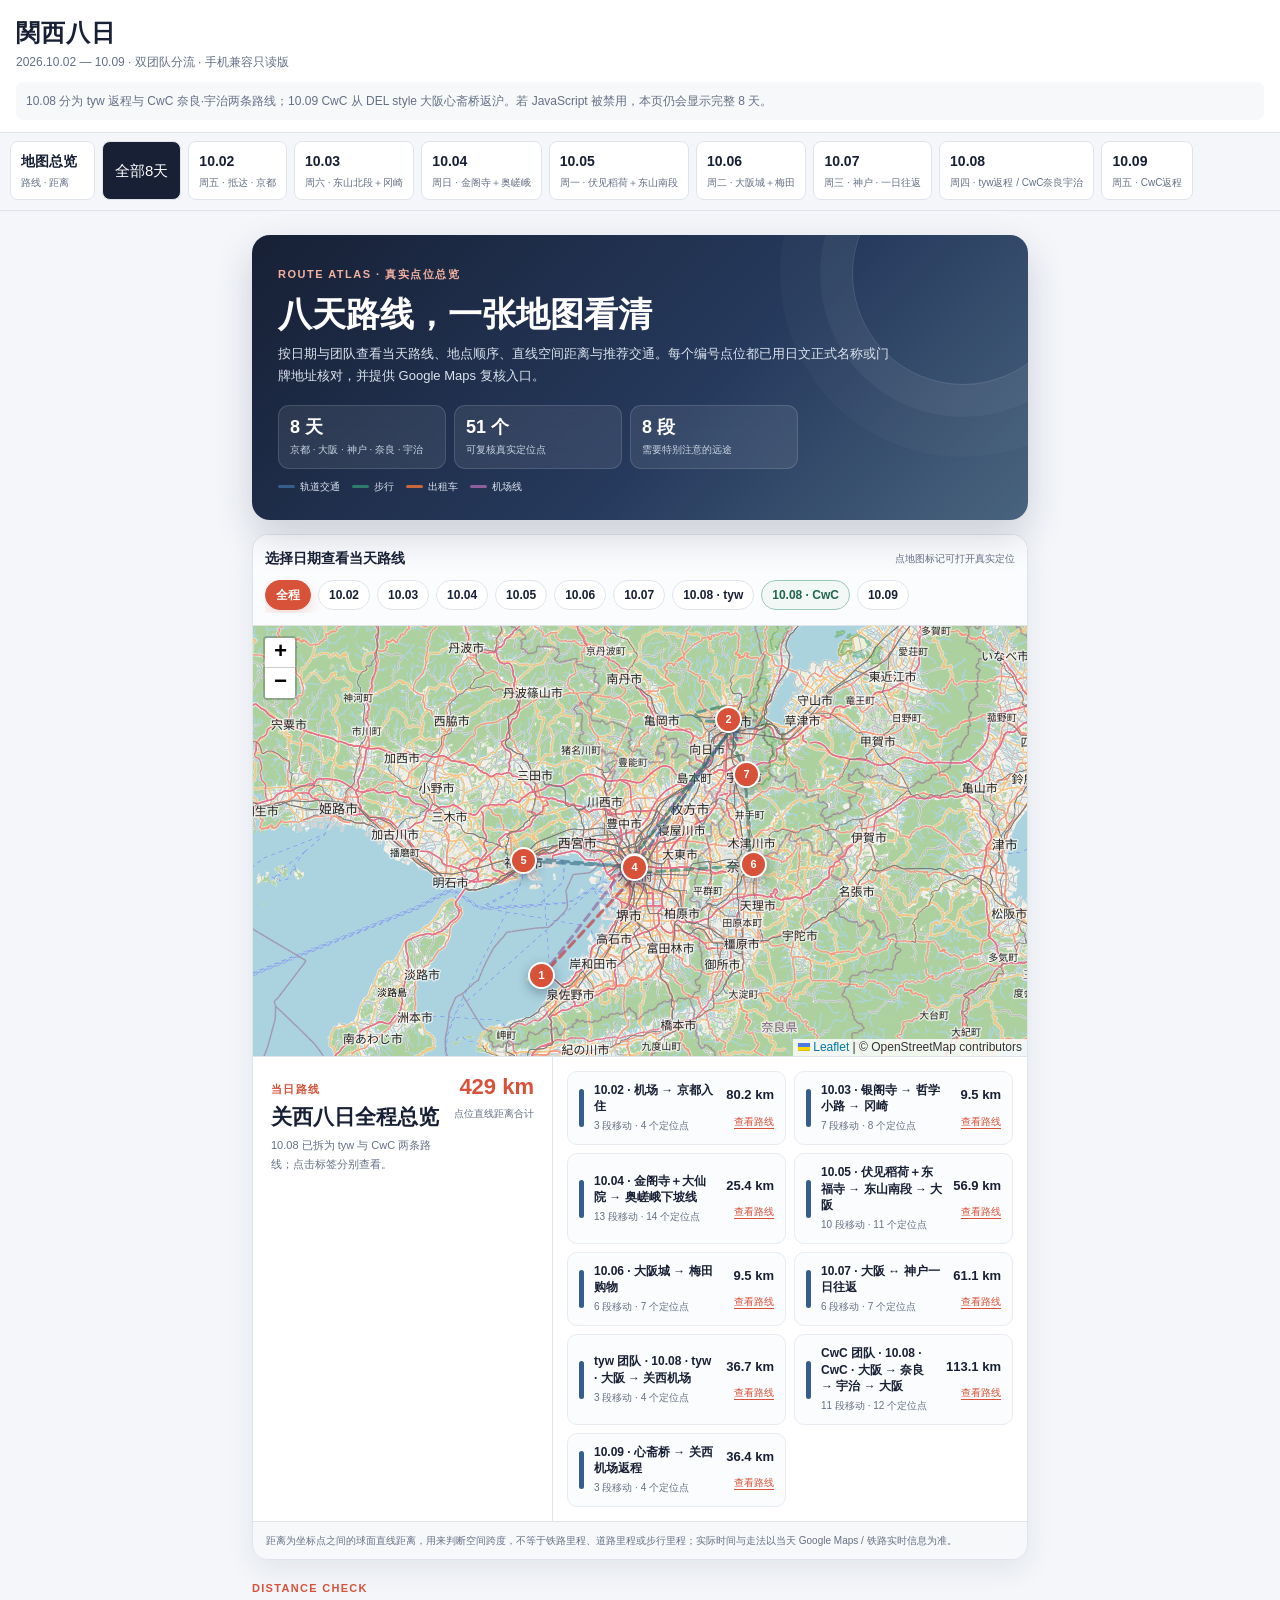
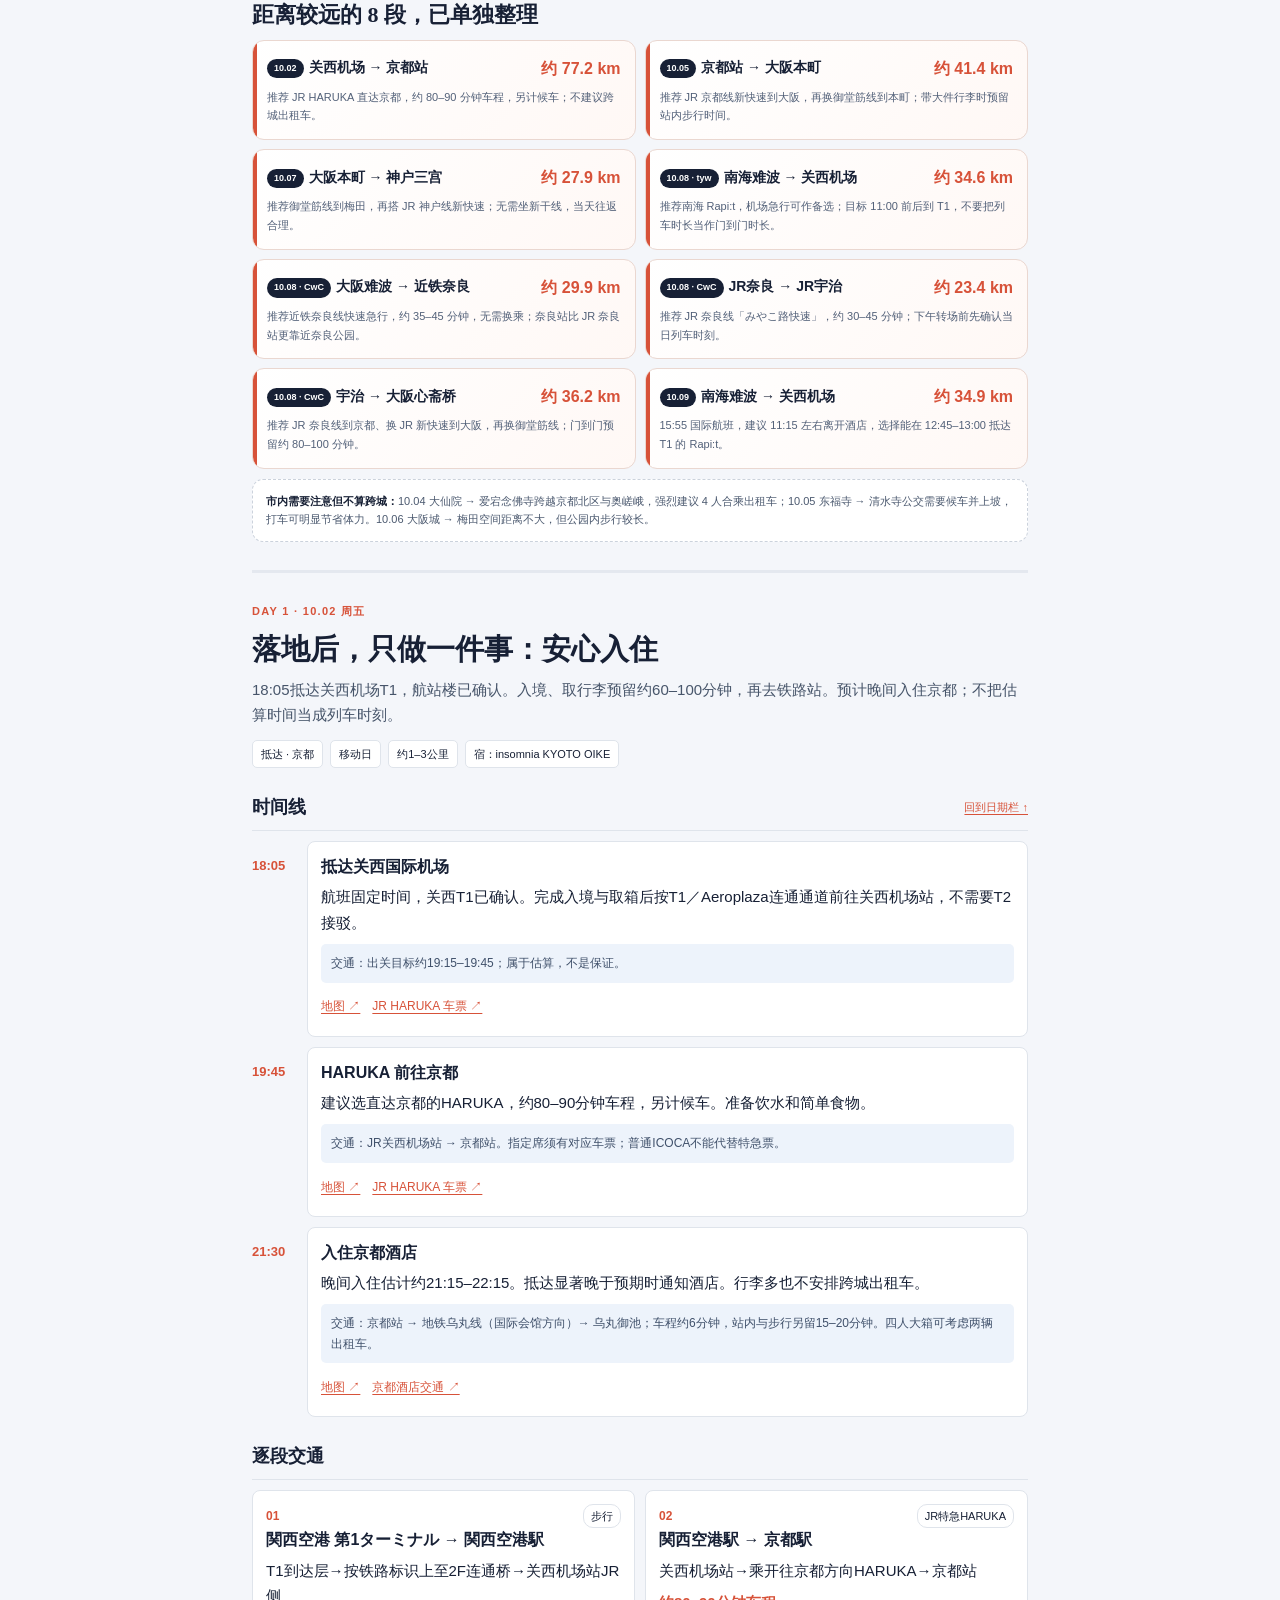
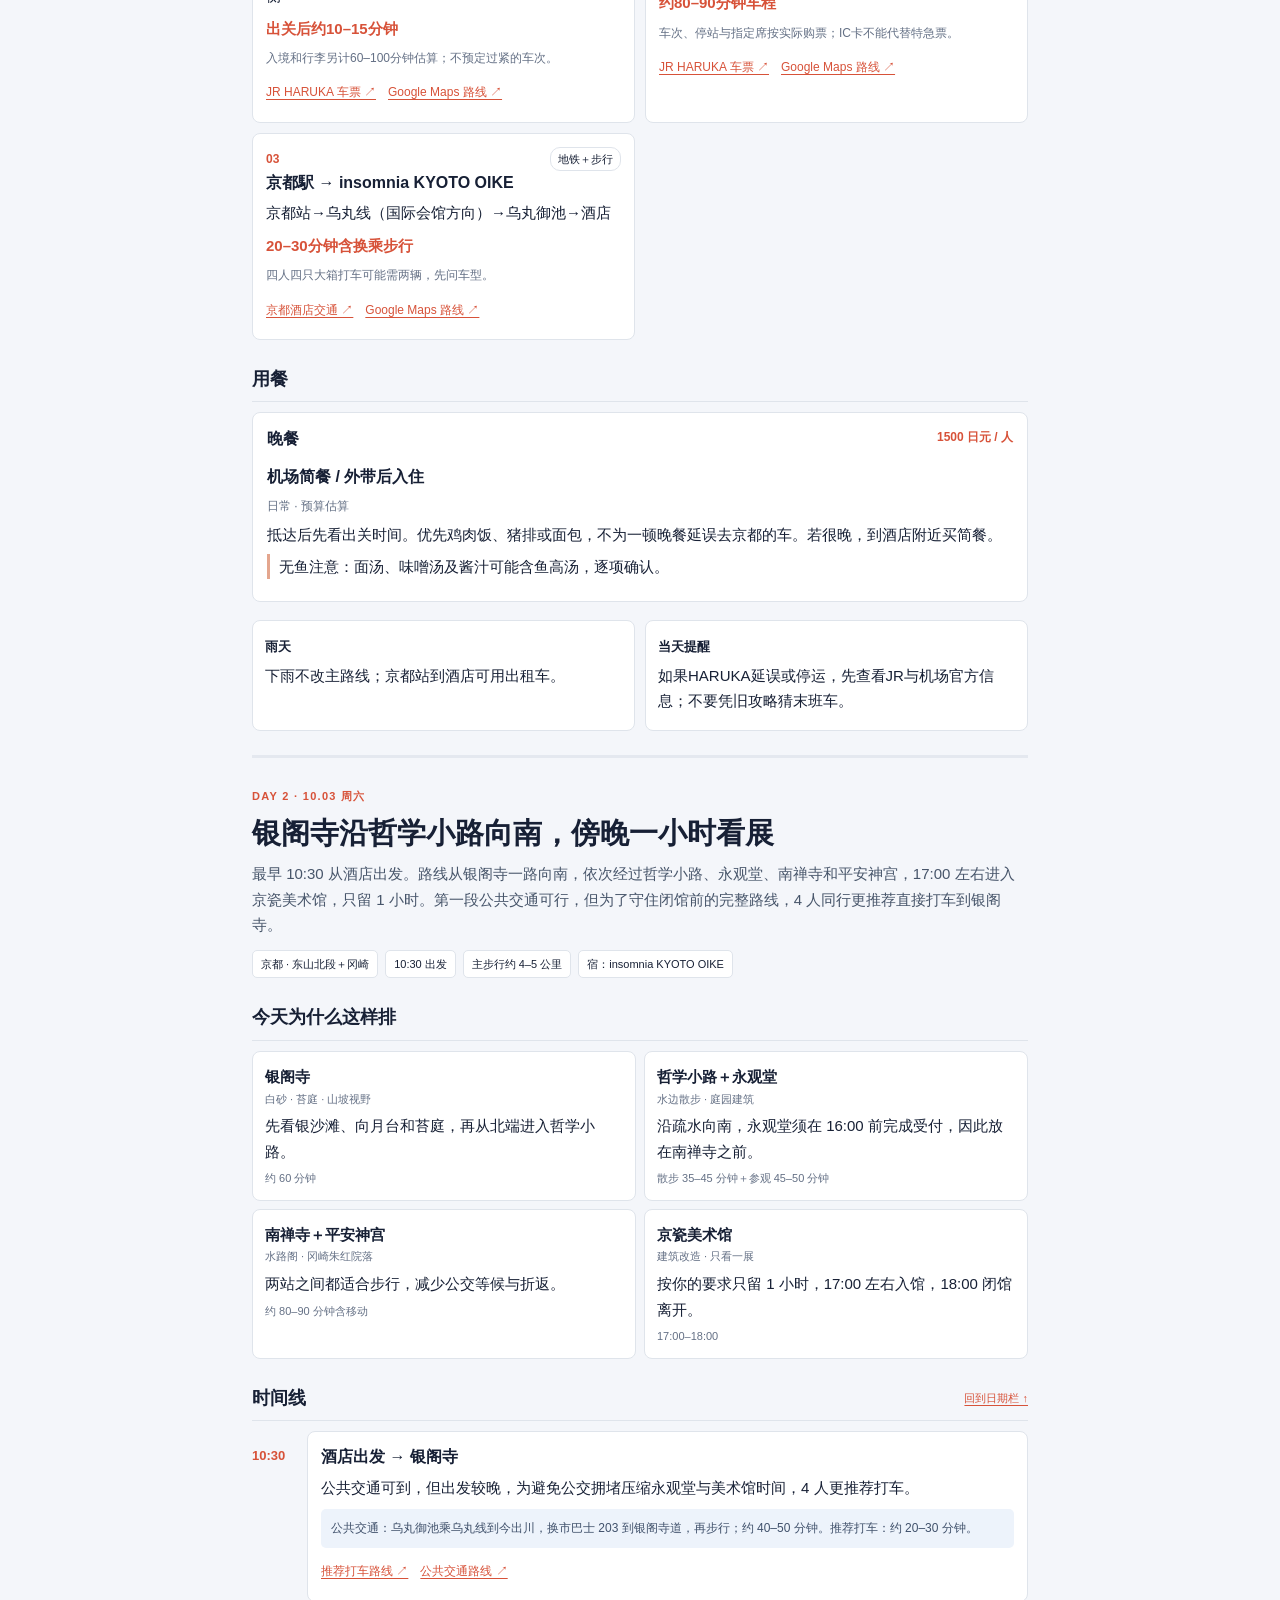
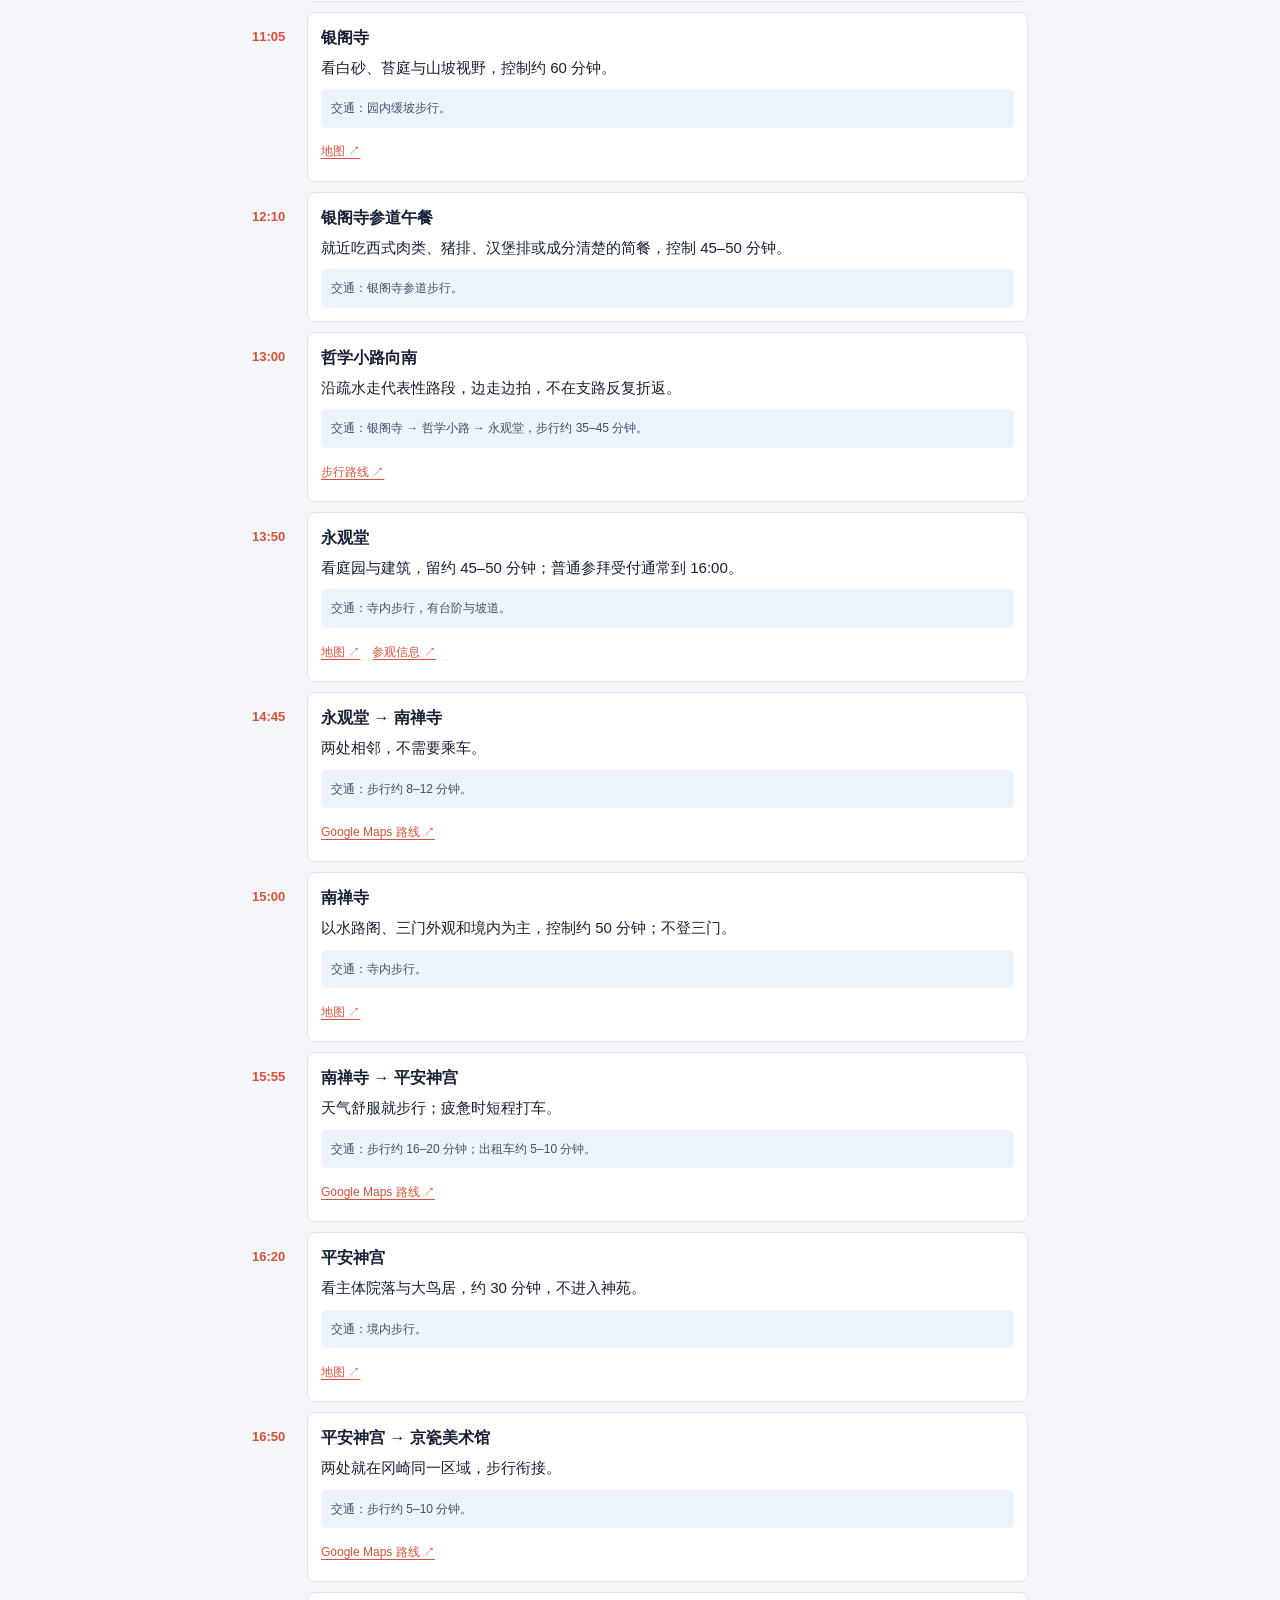
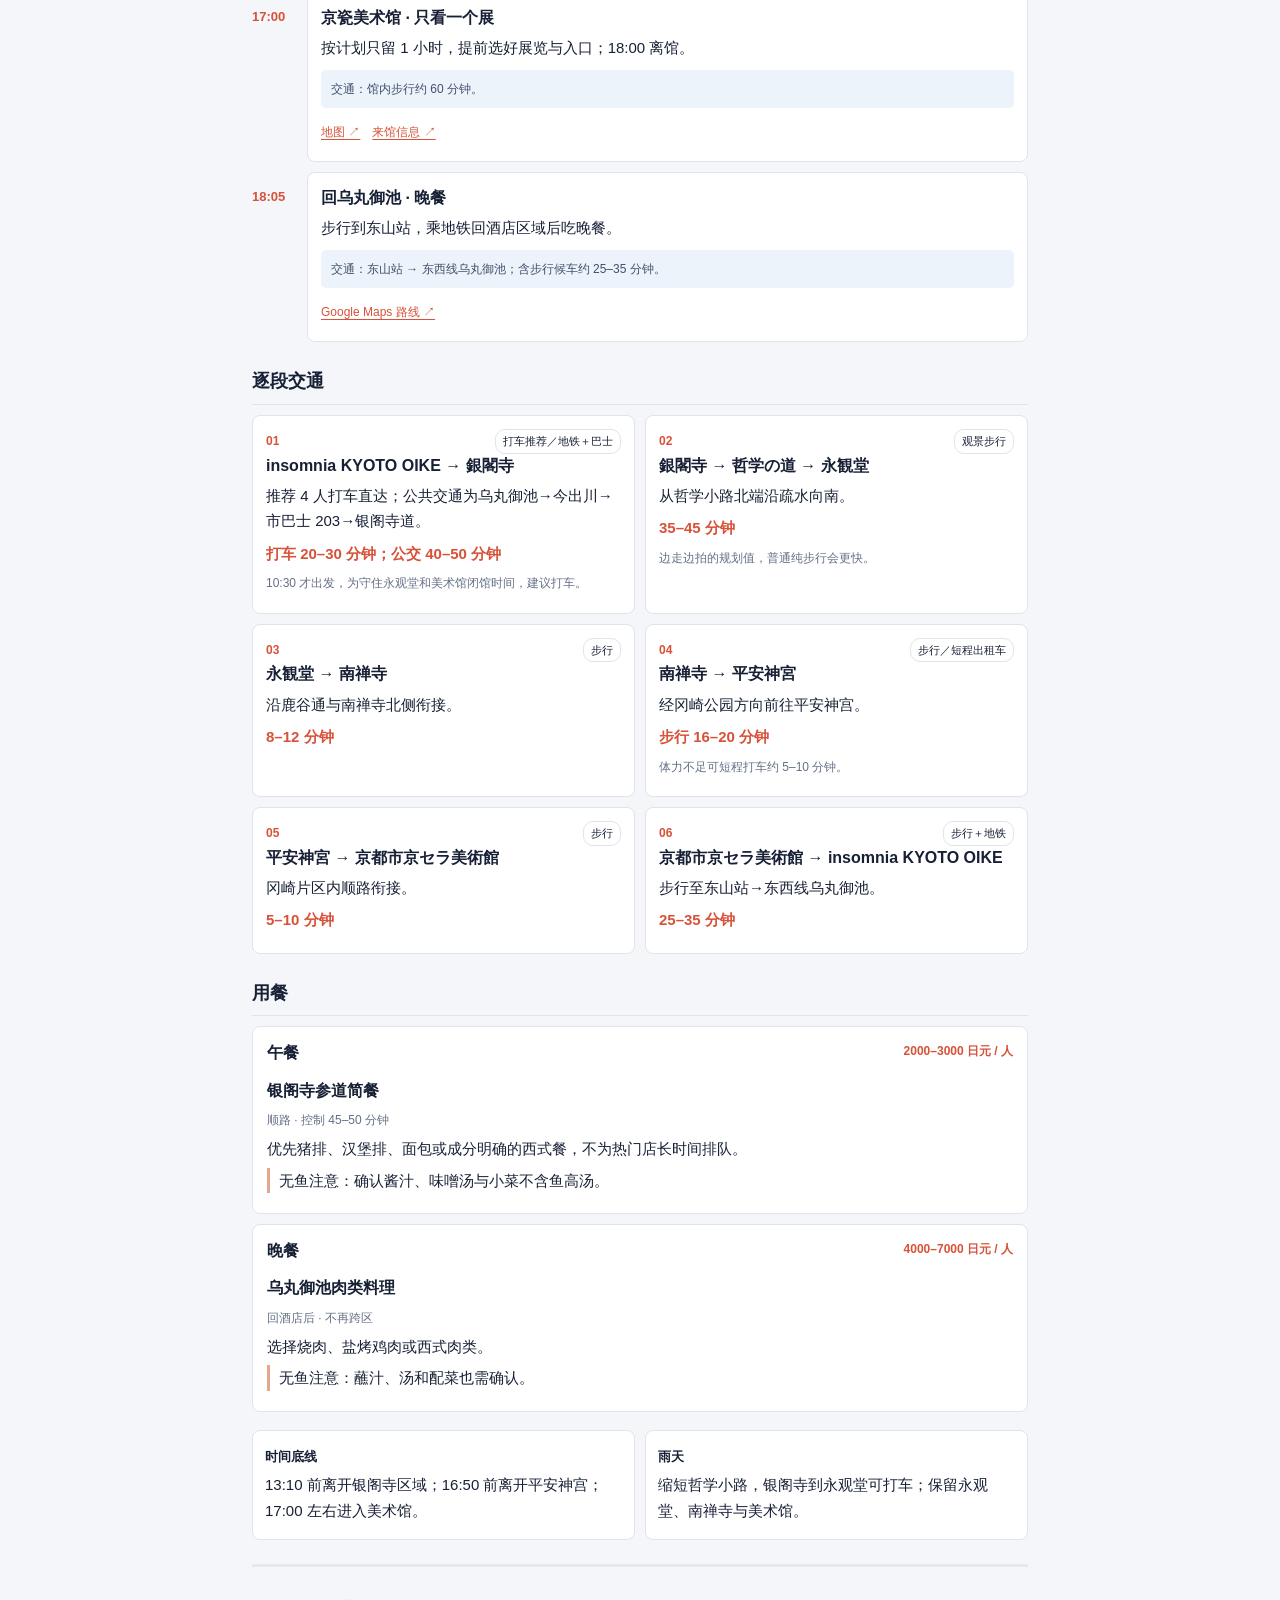
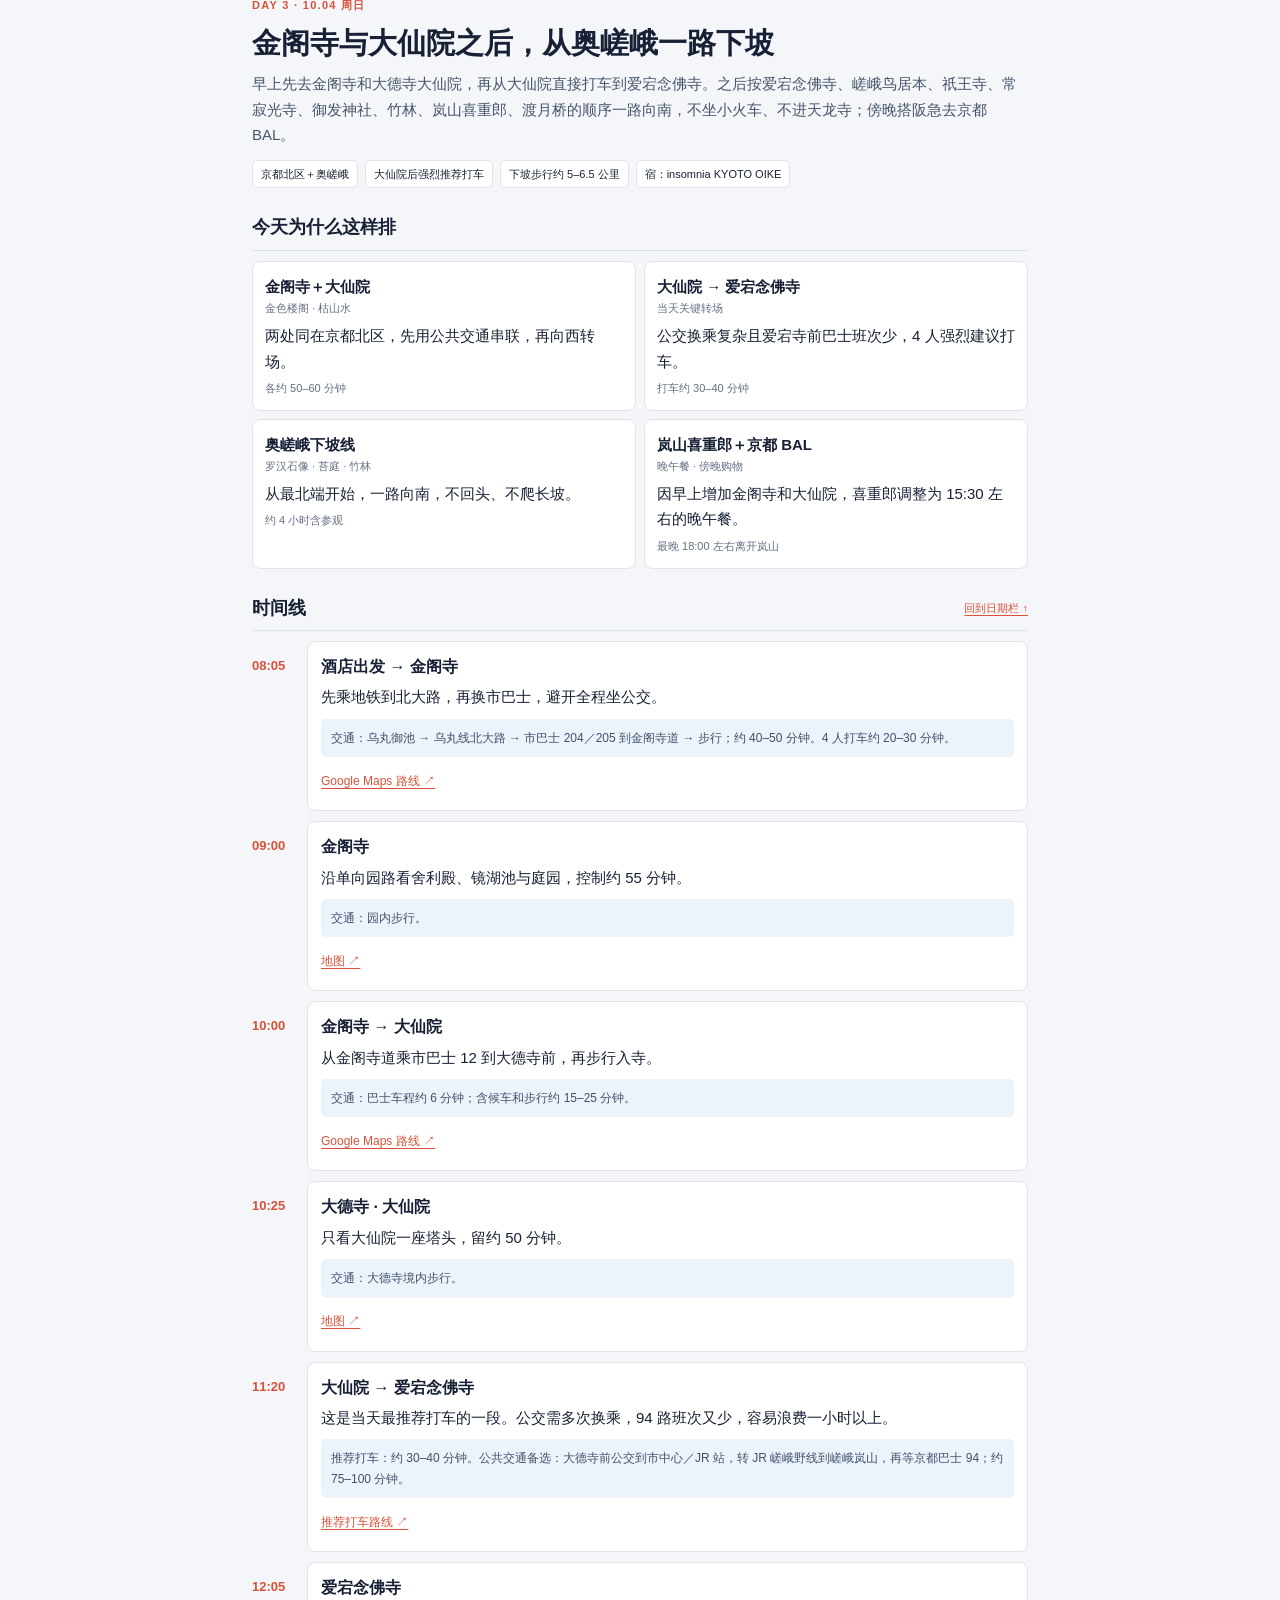
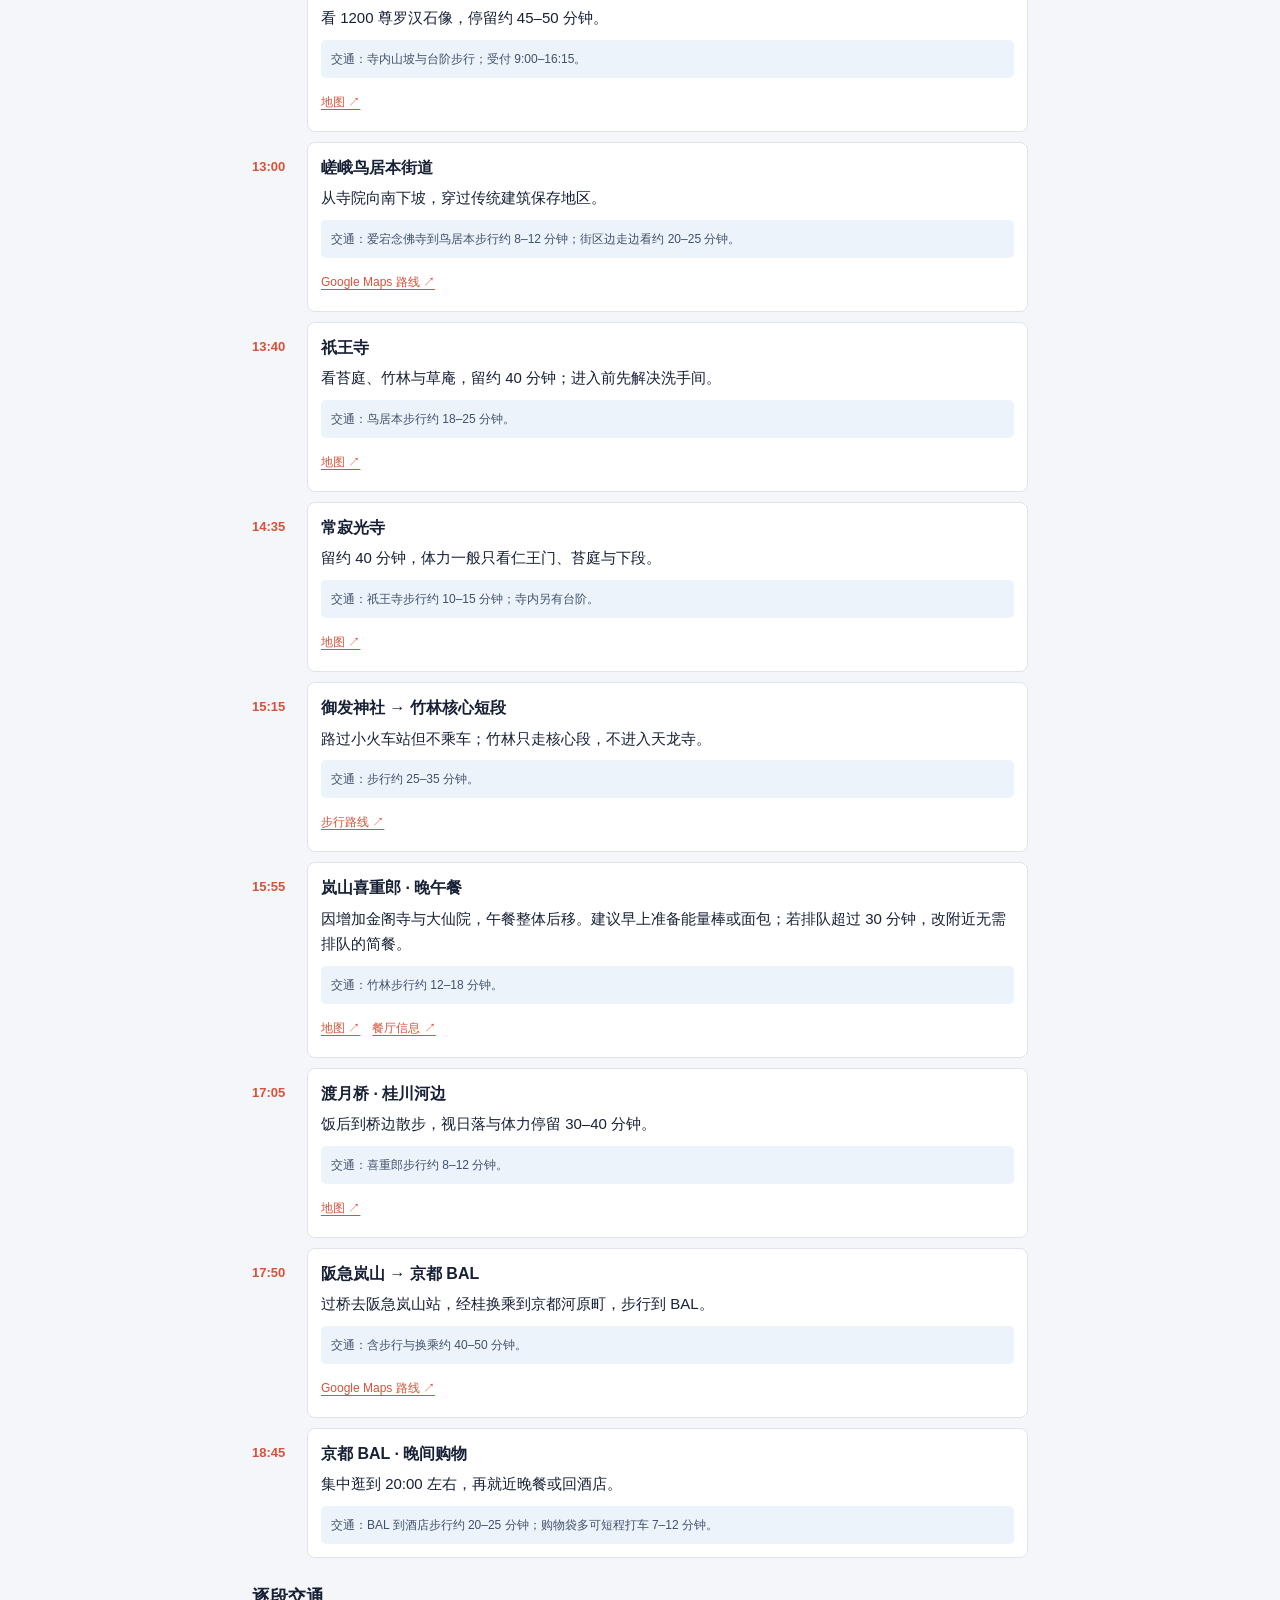
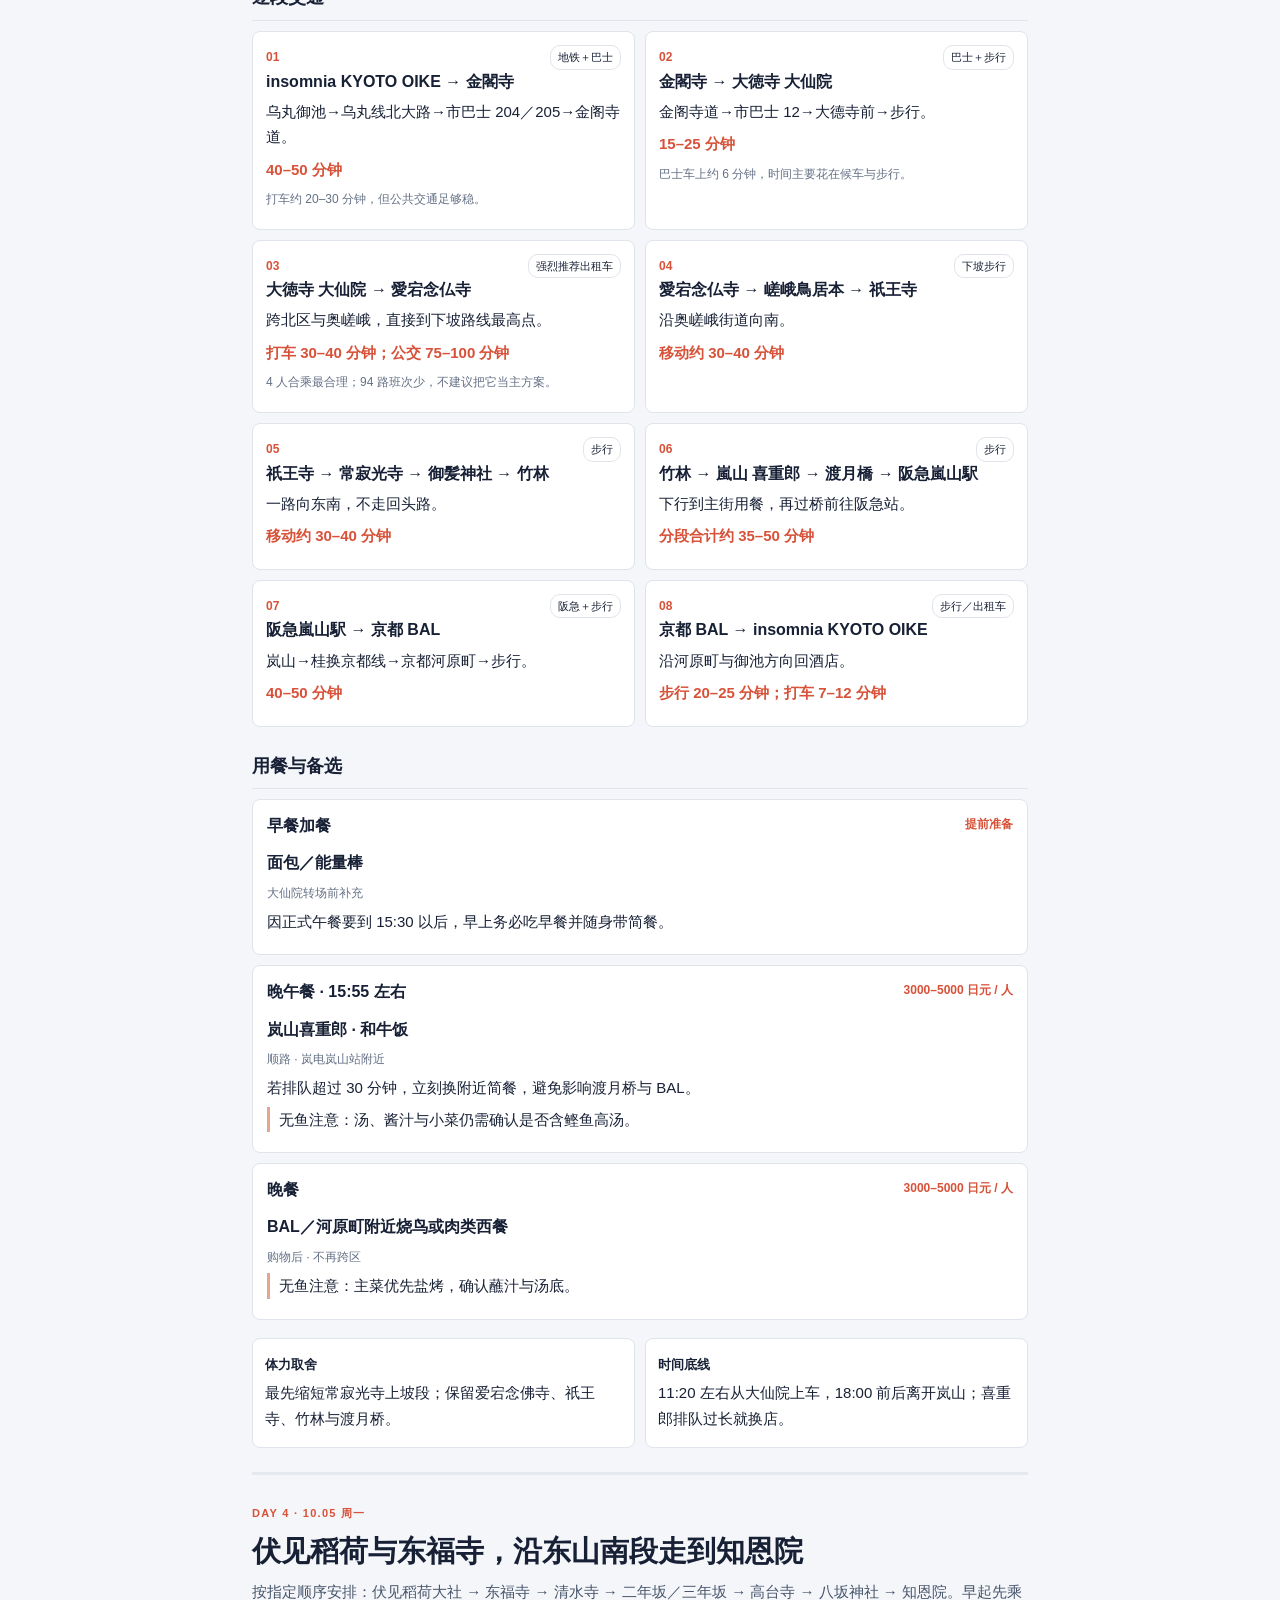
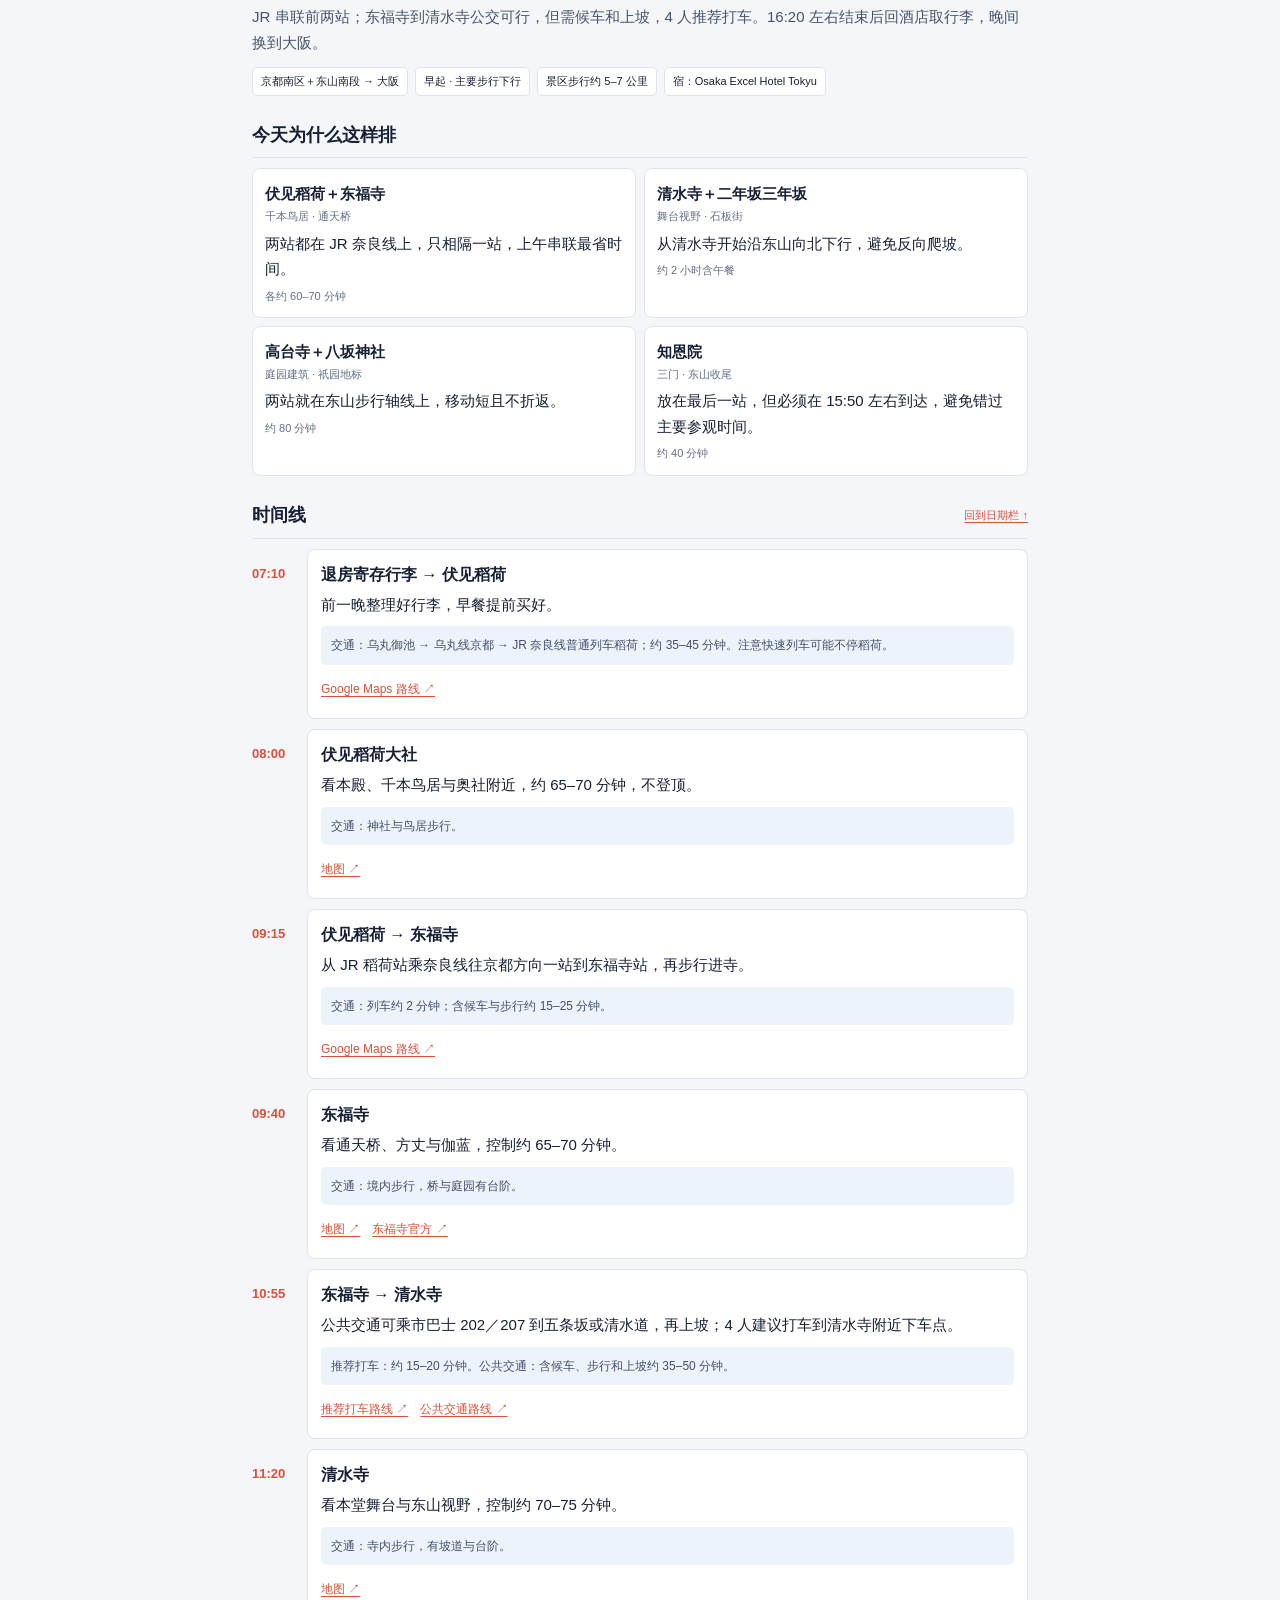
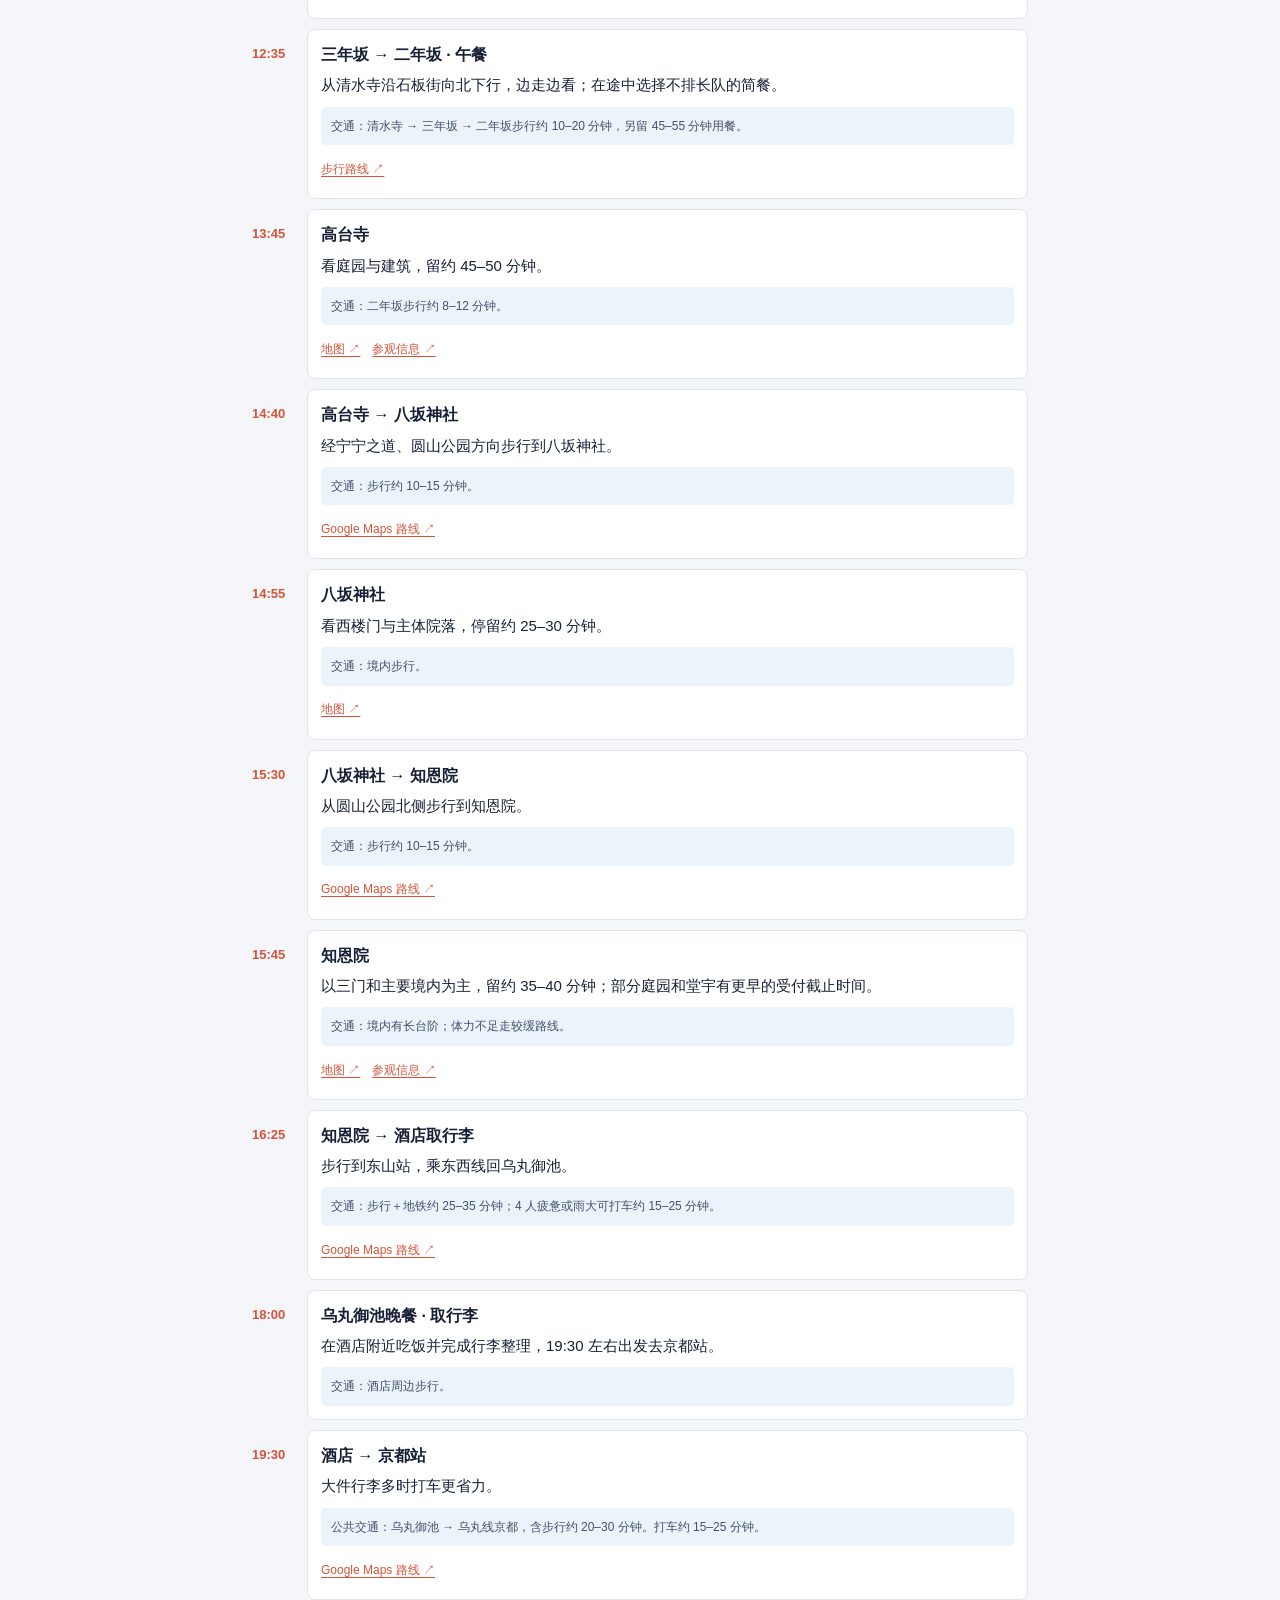
<file: output/index.html>
<!doctype html><html lang="zh-CN"><head><meta charset="utf-8"><meta name="viewport" content="width=device-width,initial-scale=1,viewport-fit=cover"><meta name="format-detection" content="telephone=no"><title>关西八日 · 双团队行程地图与手机兼容版</title><link rel="stylesheet" href="./leaflet.css"><link rel="stylesheet" href="./map.css"><style>
:root{--ink:#172035;--muted:#647085;--accent:#d75239;--line:#dfe4eb;--bg:#f4f6fa;--blue:#edf3fb;--paper:#fff}*{box-sizing:border-box}html{scroll-behavior:smooth}body{margin:0;background:var(--bg);color:var(--ink);font:15px/1.7 -apple-system,BlinkMacSystemFont,"PingFang SC","Microsoft YaHei",Arial,sans-serif}a{color:var(--accent);text-decoration-thickness:1px;text-underline-offset:3px}.app-head{padding:18px 16px 12px;background:#fff;border-bottom:1px solid var(--line)}.brand{font:700 24px/1.25 Georgia,"Songti SC",serif;letter-spacing:1px}.brand small{display:block;font:12px/1.5 -apple-system,BlinkMacSystemFont,"PingFang SC",sans-serif;color:var(--muted);letter-spacing:0;margin-top:5px}.notice{margin-top:11px;padding:9px 10px;background:#f7f8fa;border-radius:7px;color:var(--muted);font-size:12px}.nav-wrap{position:sticky;top:0;z-index:50;background:rgba(244,246,250,.96);-webkit-backdrop-filter:blur(12px);backdrop-filter:blur(12px);border-bottom:1px solid var(--line);padding:8px 10px}.nav{display:flex;gap:7px;overflow-x:auto;-webkit-overflow-scrolling:touch;padding-bottom:2px}.day-link{flex:0 0 auto;min-width:85px;padding:8px 10px;border:1px solid var(--line);background:#fff;border-radius:8px;text-decoration:none;color:var(--ink)}.day-link b{display:block;font-size:14px}.day-link small{display:block;color:var(--muted);font-size:10px;white-space:nowrap}.day-link.active{background:var(--ink);border-color:var(--ink);color:#fff}.day-link.active small{color:#cfd5e0}.all-button{flex:0 0 auto;border:1px solid var(--line);background:#fff;border-radius:8px;padding:8px 12px;color:var(--ink);font:inherit}.all-button.active{background:var(--ink);color:#fff}.content{max-width:820px;margin:auto;padding:0 12px 35px}.day-panel{padding:24px 0;border-bottom:3px solid #e4e8ef;scroll-margin-top:78px}.day-head{display:block;margin-bottom:18px}.eyebrow{font-size:11px;letter-spacing:1.3px;color:var(--accent);font-weight:700}.day-head h2{font:700 25px/1.35 Georgia,"Songti SC",serif;margin:7px 0 8px}.day-head p{margin:0;color:#47556a}.meta{display:flex;gap:7px;flex-wrap:wrap;margin-top:12px}.meta span{padding:4px 8px;background:#fff;border:1px solid var(--line);border-radius:5px;font-size:11px}.section-title{display:flex;align-items:center;justify-content:space-between;margin:24px 0 10px;padding-bottom:7px;border-bottom:1px solid var(--line)}.section-title span{font-weight:750;font-size:18px}.section-title a,.section-title small{font-size:11px}.stop{display:grid;grid-template-columns:47px minmax(0,1fr);gap:8px;margin:10px 0}.stop time{color:var(--accent);font-weight:750;font-size:13px;padding-top:14px}.card,.transport,.meal,.feature,.routebox,.tips>div{background:#fff;border:1px solid var(--line);border-radius:8px}.card{padding:13px}.card h3,.transport h3,.meal h3{font-size:16px;line-height:1.45;margin:0 0 6px}.card p,.transport p,.meal p{margin:6px 0}.travel{background:var(--blue);padding:9px 10px;border-radius:5px;color:#40516b;font-size:12px;margin-top:9px}.actions{display:flex;gap:12px;flex-wrap:wrap;margin-top:8px}.link{font-size:12px;min-height:32px;display:inline-flex;align-items:center}.transport-grid{display:grid;gap:10px}.transport{padding:13px}.transport-head{display:flex;justify-content:space-between;align-items:center}.transport-head b{color:var(--accent);font-size:12px}.transport-head span{font-size:11px;border:1px solid var(--line);padding:2px 7px;border-radius:10px}.transport>strong{display:block;color:var(--accent);margin:7px 0}.muted{color:var(--muted);font-size:12px}.meal{padding:14px;margin:10px 0}.meal-top{display:flex;justify-content:space-between;gap:12px}.meal-top strong{color:var(--accent);white-space:nowrap;font-size:12px}.meal h4{font-size:16px;margin:6px 0}.tag{color:var(--muted);font-size:12px}.fish{border-left:3px solid #e4a68e;padding-left:9px}.features{display:grid;gap:8px}.feature{padding:12px}.feature b{display:block}.feature span,.feature small{display:block;color:var(--muted);font-size:11px}.feature p{margin:5px 0}.routebox{padding:12px;margin:13px 0}.routebox svg{display:block;width:100%;height:155px;margin:4px 0}.routebox svg polyline{fill:none;stroke:#d75239;stroke-width:2.2;stroke-dasharray:4 3}.routebox svg circle{fill:#172035}.routebox svg text{fill:#fff;font-size:4px;font-weight:bold}.river{fill:none;stroke:#cfe0f0;stroke-width:6;opacity:.9}.legend{display:flex;flex-wrap:wrap;gap:6px 10px}.legend span{font-size:10px}.legend b{display:inline-flex;width:17px;height:17px;align-items:center;justify-content:center;border-radius:50%;background:#172035;color:#fff;margin-right:4px}.tips{display:grid;gap:10px;margin-top:18px}.tips>div{padding:12px}.tips b{font-size:13px}.tips p{margin:4px 0}.footer{max-width:820px;margin:auto;padding:20px 12px 40px;color:var(--muted);font-size:11px}.sources{display:none}.js-on .day-panel{display:none}.js-on .day-panel.active{display:block}.js-on.show-all .day-panel{display:block}@media(min-width:700px){.content{padding-left:22px;padding-right:22px}.day-head h2{font-size:29px}.features{grid-template-columns:1fr 1fr}.transport-grid{grid-template-columns:1fr 1fr}.tips{grid-template-columns:1fr 1fr}.routebox svg{height:190px}}
</style></head><body id="top"><header class="app-head"><div class="brand">関西八日<small>2026.10.02 — 10.09 · 双团队分流 · 手机兼容只读版</small></div><div class="notice">10.08 分为 tyw 返程与 CwC 奈良·宇治两条路线；10.09 CwC 从 DEL style 大阪心斋桥返沪。若 JavaScript 被禁用，本页仍会显示完整 8 天。</div></header><div class="nav-wrap"><nav class="nav" aria-label="选择日期"><a class="day-link" href="#map-overview"><b>地图总览</b><small>路线 · 距离</small></a><button type="button" id="show-all" class="all-button">全部8天</button><a class="day-link" href="#day-0" data-day-button="0"><b>10.02</b><small>周五 · 抵达 · 京都</small></a><a class="day-link" href="#day-1" data-day-button="1"><b>10.03</b><small>周六 · 东山北段＋冈崎</small></a><a class="day-link" href="#day-2" data-day-button="2"><b>10.04</b><small>周日 · 金阁寺＋奥嵯峨</small></a><a class="day-link" href="#day-3" data-day-button="3"><b>10.05</b><small>周一 · 伏见稻荷＋东山南段</small></a><a class="day-link" href="#day-4" data-day-button="4"><b>10.06</b><small>周二 · 大阪城＋梅田</small></a><a class="day-link" href="#day-5" data-day-button="5"><b>10.07</b><small>周三 · 神户 · 一日往返</small></a><a class="day-link" href="#day-6" data-day-button="6"><b>10.08</b><small>周四 · tyw返程 / CwC奈良宇治</small></a><a class="day-link" href="#day-7" data-day-button="7"><b>10.09</b><small>周五 · CwC返程</small></a></nav></div><main class="content"><section class="map-overview" id="map-overview"><div class="map-hero"><span class="map-kicker">ROUTE ATLAS · 真实点位总览</span><h1>八天路线，一张地图看清</h1><p>按日期与团队查看当天路线、地点顺序、直线空间距离与推荐交通。每个编号点位都已用日文正式名称或门牌地址核对，并提供 Google Maps 复核入口。</p><div class="map-stats"><div class="map-stat"><strong>8 天</strong><span>京都 · 大阪 · 神户 · 奈良 · 宇治</span></div><div class="map-stat"><strong>51 个</strong><span>可复核真实定位点</span></div><div class="map-stat"><strong>8 段</strong><span>需要特别注意的远途</span></div></div><div class="route-legend"><span><i style="background:#355e8d"></i>轨道交通</span><span><i style="background:#2f7d68"></i>步行</span><span><i style="background:#c7683c"></i>出租车</span><span><i style="background:#8f5e9d"></i>机场线</span></div></div><div class="map-shell"><div class="map-toolbar"><div class="map-toolbar-title"><strong>选择日期查看当天路线</strong><small>点地图标记可打开真实定位</small></div><div class="map-days" role="group" aria-label="地图日期筛选"><button class="map-day active" type="button" data-map-day="all">全程</button><button class="map-day" type="button" data-map-day="0">10.02</button><button class="map-day" type="button" data-map-day="1">10.03</button><button class="map-day" type="button" data-map-day="2">10.04</button><button class="map-day" type="button" data-map-day="3">10.05</button><button class="map-day" type="button" data-map-day="4">10.06</button><button class="map-day" type="button" data-map-day="5">10.07</button><button class="map-day" type="button" data-map-day="6">10.08 · tyw</button><button class="map-day team-cwc" type="button" data-map-day="7">10.08 · CwC</button><button class="map-day" type="button" data-map-day="8">10.09</button></div></div><div id="trip-map" aria-label="关西八日双团队行程地图"><div class="map-fallback">正在加载地图…</div></div><div class="map-route-panel"><div class="map-route-head"><div class="map-route-head-top"><div><span class="eyebrow">当日路线</span><h2 id="route-title">关西八日全程总览</h2><p id="route-subtitle">点击上方日期，查看当天每一站、分段距离和推荐交通。</p></div><div class="route-total"><strong id="route-total">—</strong><span>点位直线距离合计</span></div></div></div><div class="map-segments" id="route-segments"></div><p class="distance-note">距离为坐标点之间的球面直线距离，用来判断空间跨度，不等于铁路里程、道路里程或步行里程；实际时间与走法以当天 Google Maps / 铁路实时信息为准。</p></div></div><section class="distance-audit" aria-labelledby="distance-audit-title"><span class="eyebrow">DISTANCE CHECK</span><h2 id="distance-audit-title">距离较远的 8 段，已单独整理</h2><div class="long-haul-grid"><article class="long-haul"><div class="long-haul-top"><b><span class="badge">10.02</span>关西机场 → 京都站</b><strong>约 77.2 km</strong></div><p>推荐 JR HARUKA 直达京都，约 80–90 分钟车程，另计候车；不建议跨城出租车。</p></article><article class="long-haul"><div class="long-haul-top"><b><span class="badge">10.05</span>京都站 → 大阪本町</b><strong>约 41.4 km</strong></div><p>推荐 JR 京都线新快速到大阪，再换御堂筋线到本町；带大件行李时预留站内步行时间。</p></article><article class="long-haul"><div class="long-haul-top"><b><span class="badge">10.07</span>大阪本町 → 神户三宫</b><strong>约 27.9 km</strong></div><p>推荐御堂筋线到梅田，再搭 JR 神户线新快速；无需坐新干线，当天往返合理。</p></article><article class="long-haul"><div class="long-haul-top"><b><span class="badge">10.08 · tyw</span>南海难波 → 关西机场</b><strong>约 34.6 km</strong></div><p>推荐南海 Rapi:t，机场急行可作备选；目标 11:00 前后到 T1，不要把列车时长当作门到门时长。</p></article><article class="long-haul"><div class="long-haul-top"><b><span class="badge">10.08 · CwC</span>大阪难波 → 近铁奈良</b><strong>约 29.9 km</strong></div><p>推荐近铁奈良线快速急行，约 35–45 分钟，无需换乘；奈良站比 JR 奈良站更靠近奈良公园。</p></article><article class="long-haul"><div class="long-haul-top"><b><span class="badge">10.08 · CwC</span>JR奈良 → JR宇治</b><strong>约 23.4 km</strong></div><p>推荐 JR 奈良线「みやこ路快速」，约 30–45 分钟；下午转场前先确认当日列车时刻。</p></article><article class="long-haul"><div class="long-haul-top"><b><span class="badge">10.08 · CwC</span>宇治 → 大阪心斋桥</b><strong>约 36.2 km</strong></div><p>推荐 JR 奈良线到京都、换 JR 新快速到大阪，再换御堂筋线；门到门预留约 80–100 分钟。</p></article><article class="long-haul"><div class="long-haul-top"><b><span class="badge">10.09</span>南海难波 → 关西机场</b><strong>约 34.9 km</strong></div><p>15:55 国际航班，建议 11:15 左右离开酒店，选择能在 12:45–13:00 抵达 T1 的 Rapi:t。</p></article></div><div class="distance-secondary"><b>市内需要注意但不算跨城：</b>10.04 大仙院 → 爱宕念佛寺跨越京都北区与奥嵯峨，强烈建议 4 人合乘出租车；10.05 东福寺 → 清水寺公交需要候车并上坡，打车可明显节省体力。10.06 大阪城 → 梅田空间距离不大，但公园内步行较长。</div></section></section><section class="day-panel" id="day-0" data-day-panel="0">
      <header class="day-head"><div><span class="eyebrow">DAY 1 · 10.02 周五</span><h2>落地后，只做一件事：安心入住</h2><p>18:05抵达关西机场T1，航站楼已确认。入境、取行李预留约60–100分钟，再去铁路站。预计晚间入住京都；不把估算时间当成列车时刻。</p></div><div class="meta"><span>抵达 · 京都</span><span>移动日</span><span>约1–3公里</span><span>宿：insomnia KYOTO OIKE</span></div></header>
      
      
      <section id="plan-0"><div class="section-title"><span>时间线</span><a href="#top">回到日期栏 ↑</a></div><article class="stop"><time>18:05</time><div class="card"><h3>抵达关西国际机场</h3><p>航班固定时间，关西T1已确认。完成入境与取箱后按T1／Aeroplaza连通通道前往关西机场站，不需要T2接驳。</p><div class="travel">交通：出关目标约19:15–19:45；属于估算，不是保证。</div><div class="actions"><a class="link" href="https://www.google.com/maps/search/?api=1&amp;query=Kansai%20International%20Airport" target="_blank" rel="noopener noreferrer">地图 ↗</a><a class="link" href="https://www.westjr.co.jp/travel-information/en/tickets-passes/oneway/haruka/" target="_blank" rel="noopener noreferrer">JR HARUKA 车票 ↗</a></div></div></article><article class="stop"><time>19:45</time><div class="card"><h3>HARUKA 前往京都</h3><p>建议选直达京都的HARUKA，约80–90分钟车程，另计候车。准备饮水和简单食物。</p><div class="travel">交通：JR关西机场站 → 京都站。指定席须有对应车票；普通ICOCA不能代替特急票。</div><div class="actions"><a class="link" href="https://www.google.com/maps/search/?api=1&amp;query=Kansai%20Airport%20Station" target="_blank" rel="noopener noreferrer">地图 ↗</a><a class="link" href="https://www.westjr.co.jp/travel-information/en/tickets-passes/oneway/haruka/" target="_blank" rel="noopener noreferrer">JR HARUKA 车票 ↗</a></div></div></article><article class="stop"><time>21:30</time><div class="card"><h3>入住京都酒店</h3><p>晚间入住估计约21:15–22:15。抵达显著晚于预期时通知酒店。行李多也不安排跨城出租车。</p><div class="travel">交通：京都站 → 地铁乌丸线（国际会馆方向）→ 乌丸御池；车程约6分钟，站内与步行另留15–20分钟。四人大箱可考虑两辆出租车。</div><div class="actions"><a class="link" href="https://www.google.com/maps/search/?api=1&amp;query=insomnia%20KYOTO%20OIKE" target="_blank" rel="noopener noreferrer">地图 ↗</a><a class="link" href="https://www.inso-mnia.com/kyoto/index.html" target="_blank" rel="noopener noreferrer">京都酒店交通 ↗</a></div></div></article></section>
      <section id="transit-0"><div class="section-title"><span>逐段交通</span></div><div class="transport-grid"><article class="transport"><div class="transport-head"><b>01</b><span>步行</span></div><h3>関西空港 第1ターミナル → 関西空港駅</h3><p>T1到达层→按铁路标识上至2F连通桥→关西机场站JR侧</p><strong>出关后约10–15分钟</strong><p class="muted">入境和行李另计60–100分钟估算；不预定过紧的车次。</p><div class="actions"><a class="link" href="https://www.westjr.co.jp/travel-information/en/tickets-passes/oneway/haruka/" target="_blank" rel="noopener noreferrer">JR HARUKA 车票 ↗</a><a class="link" href="https://www.google.com/maps/dir/?api=1&amp;origin=%E9%96%A2%E8%A5%BF%E7%A9%BA%E6%B8%AF%20%E7%AC%AC1%E3%82%BF%E3%83%BC%E3%83%9F%E3%83%8A%E3%83%AB&amp;destination=%E9%96%A2%E8%A5%BF%E7%A9%BA%E6%B8%AF%E9%A7%85&amp;travelmode=walking" target="_blank" rel="noopener noreferrer">Google Maps 路线 ↗</a></div></article><article class="transport"><div class="transport-head"><b>02</b><span>JR特急HARUKA</span></div><h3>関西空港駅 → 京都駅</h3><p>关西机场站→乘开往京都方向HARUKA→京都站</p><strong>约80–90分钟车程</strong><p class="muted">车次、停站与指定席按实际购票；IC卡不能代替特急票。</p><div class="actions"><a class="link" href="https://www.westjr.co.jp/travel-information/en/tickets-passes/oneway/haruka/" target="_blank" rel="noopener noreferrer">JR HARUKA 车票 ↗</a><a class="link" href="https://www.google.com/maps/dir/?api=1&amp;origin=%E9%96%A2%E8%A5%BF%E7%A9%BA%E6%B8%AF%E9%A7%85&amp;destination=%E4%BA%AC%E9%83%BD%E9%A7%85&amp;travelmode=transit" target="_blank" rel="noopener noreferrer">Google Maps 路线 ↗</a></div></article><article class="transport"><div class="transport-head"><b>03</b><span>地铁＋步行</span></div><h3>京都駅 → insomnia KYOTO OIKE</h3><p>京都站→乌丸线（国际会馆方向）→乌丸御池→酒店</p><strong>20–30分钟含换乘步行</strong><p class="muted">四人四只大箱打车可能需两辆，先问车型。</p><div class="actions"><a class="link" href="https://www.inso-mnia.com/kyoto/index.html" target="_blank" rel="noopener noreferrer">京都酒店交通 ↗</a><a class="link" href="https://www.google.com/maps/dir/?api=1&amp;origin=%E4%BA%AC%E9%83%BD%E9%A7%85&amp;destination=insomnia%20KYOTO%20OIKE&amp;travelmode=transit" target="_blank" rel="noopener noreferrer">Google Maps 路线 ↗</a></div></article></div></section>
      <section id="food-0"><div class="section-title"><span>用餐</span></div><article class="meal"><div class="meal-top"><h3>晚餐</h3><strong>1500 日元 / 人</strong></div><h4>机场简餐 / 外带后入住</h4><p class="tag">日常 · 预算估算</p><p>抵达后先看出关时间。优先鸡肉饭、猪排或面包，不为一顿晚餐延误去京都的车。若很晚，到酒店附近买简餐。</p><p class="fish">无鱼注意：面汤、味噌汤及酱汁可能含鱼高汤，逐项确认。</p><div class="actions"></div></article></section>
      <section class="tips"><div><b>雨天</b><p>下雨不改主路线；京都站到酒店可用出租车。</p></div><div><b>当天提醒</b><p>如果HARUKA延误或停运，先查看JR与机场官方信息；不要凭旧攻略猜末班车。</p></div></section>
    </section><section class="day-panel" id="day-1" data-day-panel="1">
<header class="day-head"><div><span class="eyebrow">DAY 2 · 10.03 周六</span><h2>银阁寺沿哲学小路向南，傍晚一小时看展</h2><p>最早 10:30 从酒店出发。路线从银阁寺一路向南，依次经过哲学小路、永观堂、南禅寺和平安神宫，17:00 左右进入京瓷美术馆，只留 1 小时。第一段公共交通可行，但为了守住闭馆前的完整路线，4 人同行更推荐直接打车到银阁寺。</p></div><div class="meta"><span>京都 · 东山北段＋冈崎</span><span>10:30 出发</span><span>主步行约 4–5 公里</span><span>宿：insomnia KYOTO OIKE</span></div></header>
<section><div class="section-title"><span>今天为什么这样排</span></div><div class="features"><div class="feature"><b>银阁寺</b><span>白砂 · 苔庭 · 山坡视野</span><p>先看银沙滩、向月台和苔庭，再从北端进入哲学小路。</p><small>约 60 分钟</small></div><div class="feature"><b>哲学小路＋永观堂</b><span>水边散步 · 庭园建筑</span><p>沿疏水向南，永观堂须在 16:00 前完成受付，因此放在南禅寺之前。</p><small>散步 35–45 分钟＋参观 45–50 分钟</small></div><div class="feature"><b>南禅寺＋平安神宫</b><span>水路阁 · 冈崎朱红院落</span><p>两站之间都适合步行，减少公交等候与折返。</p><small>约 80–90 分钟含移动</small></div><div class="feature"><b>京瓷美术馆</b><span>建筑改造 · 只看一展</span><p>按你的要求只留 1 小时，17:00 左右入馆，18:00 闭馆离开。</p><small>17:00–18:00</small></div></div></section>
<section id="plan-1"><div class="section-title"><span>时间线</span><a href="#top">回到日期栏 ↑</a></div>
<article class="stop"><time>10:30</time><div class="card"><h3>酒店出发 → 银阁寺</h3><p>公共交通可到，但出发较晚，为避免公交拥堵压缩永观堂与美术馆时间，4 人更推荐打车。</p><div class="travel">公共交通：乌丸御池乘乌丸线到今出川，换市巴士 203 到银阁寺道，再步行；约 40–50 分钟。推荐打车：约 20–30 分钟。</div><div class="actions"><a class="link" href="https://www.google.com/maps/dir/?api=1&amp;origin=insomnia%20KYOTO%20OIKE&amp;destination=%E9%8A%80%E9%96%A3%E5%AF%BA&amp;travelmode=driving" target="_blank" rel="noopener noreferrer">推荐打车路线 ↗</a><a class="link" href="https://www.google.com/maps/dir/?api=1&amp;origin=insomnia%20KYOTO%20OIKE&amp;destination=%E9%8A%80%E9%96%A3%E5%AF%BA&amp;travelmode=transit" target="_blank" rel="noopener noreferrer">公共交通路线 ↗</a></div></div></article>
<article class="stop"><time>11:05</time><div class="card"><h3>银阁寺</h3><p>看白砂、苔庭与山坡视野，控制约 60 分钟。</p><div class="travel">交通：园内缓坡步行。</div><div class="actions"><a class="link" href="https://www.google.com/maps/search/?api=1&amp;query=%E9%8A%80%E9%96%A3%E5%AF%BA" target="_blank" rel="noopener noreferrer">地图 ↗</a></div></div></article>
<article class="stop"><time>12:10</time><div class="card"><h3>银阁寺参道午餐</h3><p>就近吃西式肉类、猪排、汉堡排或成分清楚的简餐，控制 45–50 分钟。</p><div class="travel">交通：银阁寺参道步行。</div></div></article>
<article class="stop"><time>13:00</time><div class="card"><h3>哲学小路向南</h3><p>沿疏水走代表性路段，边走边拍，不在支路反复折返。</p><div class="travel">交通：银阁寺 → 哲学小路 → 永观堂，步行约 35–45 分钟。</div><div class="actions"><a class="link" href="https://www.google.com/maps/dir/?api=1&amp;origin=%E9%8A%80%E9%96%A3%E5%AF%BA&amp;destination=%E6%B0%B8%E8%A6%B3%E5%A0%82%20%E7%A6%85%E6%9E%97%E5%AF%BA&amp;waypoints=%E5%93%B2%E5%AD%A6%E3%81%AE%E9%81%93&amp;travelmode=walking" target="_blank" rel="noopener noreferrer">步行路线 ↗</a></div></div></article>
<article class="stop"><time>13:50</time><div class="card"><h3>永观堂</h3><p>看庭园与建筑，留约 45–50 分钟；普通参拜受付通常到 16:00。</p><div class="travel">交通：寺内步行，有台阶与坡道。</div><div class="actions"><a class="link" href="https://www.google.com/maps/search/?api=1&amp;query=%E6%B0%B8%E8%A6%B3%E5%A0%82%20%E7%A6%85%E6%9E%97%E5%AF%BA" target="_blank" rel="noopener noreferrer">地图 ↗</a><a class="link" href="https://www.eikando.or.jp/English/haikan_e.html" target="_blank" rel="noopener noreferrer">参观信息 ↗</a></div></div></article>
<article class="stop"><time>14:45</time><div class="card"><h3>永观堂 → 南禅寺</h3><p>两处相邻，不需要乘车。</p><div class="travel">交通：步行约 8–12 分钟。</div><div class="actions"><a class="link" href="https://www.google.com/maps/dir/?api=1&amp;origin=%E6%B0%B8%E8%A6%B3%E5%A0%82%20%E7%A6%85%E6%9E%97%E5%AF%BA&amp;destination=%E5%8D%97%E7%A6%85%E5%AF%BA&amp;travelmode=walking" target="_blank" rel="noopener noreferrer">Google Maps 路线 ↗</a></div></div></article>
<article class="stop"><time>15:00</time><div class="card"><h3>南禅寺</h3><p>以水路阁、三门外观和境内为主，控制约 50 分钟；不登三门。</p><div class="travel">交通：寺内步行。</div><div class="actions"><a class="link" href="https://www.google.com/maps/search/?api=1&amp;query=%E5%8D%97%E7%A6%85%E5%AF%BA%20%E6%B0%B4%E8%B7%AF%E9%96%A3" target="_blank" rel="noopener noreferrer">地图 ↗</a></div></div></article>
<article class="stop"><time>15:55</time><div class="card"><h3>南禅寺 → 平安神宫</h3><p>天气舒服就步行；疲惫时短程打车。</p><div class="travel">交通：步行约 16–20 分钟；出租车约 5–10 分钟。</div><div class="actions"><a class="link" href="https://www.google.com/maps/dir/?api=1&amp;origin=%E5%8D%97%E7%A6%85%E5%AF%BA&amp;destination=%E5%B9%B3%E5%AE%89%E7%A5%9E%E5%AE%AE&amp;travelmode=walking" target="_blank" rel="noopener noreferrer">Google Maps 路线 ↗</a></div></div></article>
<article class="stop"><time>16:20</time><div class="card"><h3>平安神宫</h3><p>看主体院落与大鸟居，约 30 分钟，不进入神苑。</p><div class="travel">交通：境内步行。</div><div class="actions"><a class="link" href="https://www.google.com/maps/search/?api=1&amp;query=%E5%B9%B3%E5%AE%89%E7%A5%9E%E5%AE%AE" target="_blank" rel="noopener noreferrer">地图 ↗</a></div></div></article>
<article class="stop"><time>16:50</time><div class="card"><h3>平安神宫 → 京瓷美术馆</h3><p>两处就在冈崎同一区域，步行衔接。</p><div class="travel">交通：步行约 5–10 分钟。</div><div class="actions"><a class="link" href="https://www.google.com/maps/dir/?api=1&amp;origin=%E5%B9%B3%E5%AE%89%E7%A5%9E%E5%AE%AE&amp;destination=%E4%BA%AC%E9%83%BD%E5%B8%82%E4%BA%AC%E3%82%BB%E3%83%A9%E7%BE%8E%E8%A1%93%E9%A4%A8&amp;travelmode=walking" target="_blank" rel="noopener noreferrer">Google Maps 路线 ↗</a></div></div></article>
<article class="stop"><time>17:00</time><div class="card"><h3>京瓷美术馆 · 只看一个展</h3><p>按计划只留 1 小时，提前选好展览与入口；18:00 离馆。</p><div class="travel">交通：馆内步行约 60 分钟。</div><div class="actions"><a class="link" href="https://www.google.com/maps/search/?api=1&amp;query=%E4%BA%AC%E9%83%BD%E5%B8%82%E4%BA%AC%E3%82%BB%E3%83%A9%E7%BE%8E%E8%A1%93%E9%A4%A8" target="_blank" rel="noopener noreferrer">地图 ↗</a><a class="link" href="https://kyotocity-kyocera.museum/info" target="_blank" rel="noopener noreferrer">来馆信息 ↗</a></div></div></article>
<article class="stop"><time>18:05</time><div class="card"><h3>回乌丸御池 · 晚餐</h3><p>步行到东山站，乘地铁回酒店区域后吃晚餐。</p><div class="travel">交通：东山站 → 东西线乌丸御池；含步行候车约 25–35 分钟。</div><div class="actions"><a class="link" href="https://www.google.com/maps/dir/?api=1&amp;origin=%E4%BA%AC%E9%83%BD%E5%B8%82%E4%BA%AC%E3%82%BB%E3%83%A9%E7%BE%8E%E8%A1%93%E9%A4%A8&amp;destination=insomnia%20KYOTO%20OIKE&amp;travelmode=transit" target="_blank" rel="noopener noreferrer">Google Maps 路线 ↗</a></div></div></article>
</section>
<section id="transit-1"><div class="section-title"><span>逐段交通</span></div><div class="transport-grid">
<article class="transport"><div class="transport-head"><b>01</b><span>打车推荐／地铁＋巴士</span></div><h3>insomnia KYOTO OIKE → 銀閣寺</h3><p>推荐 4 人打车直达；公共交通为乌丸御池→今出川→市巴士 203→银阁寺道。</p><strong>打车 20–30 分钟；公交 40–50 分钟</strong><p class="muted">10:30 才出发，为守住永观堂和美术馆闭馆时间，建议打车。</p></article>
<article class="transport"><div class="transport-head"><b>02</b><span>观景步行</span></div><h3>銀閣寺 → 哲学の道 → 永観堂</h3><p>从哲学小路北端沿疏水向南。</p><strong>35–45 分钟</strong><p class="muted">边走边拍的规划值，普通纯步行会更快。</p></article>
<article class="transport"><div class="transport-head"><b>03</b><span>步行</span></div><h3>永観堂 → 南禅寺</h3><p>沿鹿谷通与南禅寺北侧衔接。</p><strong>8–12 分钟</strong></article>
<article class="transport"><div class="transport-head"><b>04</b><span>步行／短程出租车</span></div><h3>南禅寺 → 平安神宮</h3><p>经冈崎公园方向前往平安神宫。</p><strong>步行 16–20 分钟</strong><p class="muted">体力不足可短程打车约 5–10 分钟。</p></article>
<article class="transport"><div class="transport-head"><b>05</b><span>步行</span></div><h3>平安神宮 → 京都市京セラ美術館</h3><p>冈崎片区内顺路衔接。</p><strong>5–10 分钟</strong></article>
<article class="transport"><div class="transport-head"><b>06</b><span>步行＋地铁</span></div><h3>京都市京セラ美術館 → insomnia KYOTO OIKE</h3><p>步行至东山站→东西线乌丸御池。</p><strong>25–35 分钟</strong></article>
</div></section>
<section id="food-1"><div class="section-title"><span>用餐</span></div><article class="meal"><div class="meal-top"><h3>午餐</h3><strong>2000–3000 日元 / 人</strong></div><h4>银阁寺参道简餐</h4><p class="tag">顺路 · 控制 45–50 分钟</p><p>优先猪排、汉堡排、面包或成分明确的西式餐，不为热门店长时间排队。</p><p class="fish">无鱼注意：确认酱汁、味噌汤与小菜不含鱼高汤。</p></article><article class="meal"><div class="meal-top"><h3>晚餐</h3><strong>4000–7000 日元 / 人</strong></div><h4>乌丸御池肉类料理</h4><p class="tag">回酒店后 · 不再跨区</p><p>选择烧肉、盐烤鸡肉或西式肉类。</p><p class="fish">无鱼注意：蘸汁、汤和配菜也需确认。</p></article></section>
<section class="tips"><div><b>时间底线</b><p>13:10 前离开银阁寺区域；16:50 前离开平安神宫；17:00 左右进入美术馆。</p></div><div><b>雨天</b><p>缩短哲学小路，银阁寺到永观堂可打车；保留永观堂、南禅寺与美术馆。</p></div></section>
</section><section class="day-panel" id="day-2" data-day-panel="2">
<header class="day-head"><div><span class="eyebrow">DAY 3 · 10.04 周日</span><h2>金阁寺与大仙院之后，从奥嵯峨一路下坡</h2><p>早上先去金阁寺和大德寺大仙院，再从大仙院直接打车到爱宕念佛寺。之后按爱宕念佛寺、嵯峨鸟居本、祇王寺、常寂光寺、御发神社、竹林、岚山喜重郎、渡月桥的顺序一路向南，不坐小火车、不进天龙寺；傍晚搭阪急去京都 BAL。</p></div><div class="meta"><span>京都北区＋奥嵯峨</span><span>大仙院后强烈推荐打车</span><span>下坡步行约 5–6.5 公里</span><span>宿：insomnia KYOTO OIKE</span></div></header>
<section><div class="section-title"><span>今天为什么这样排</span></div><div class="features"><div class="feature"><b>金阁寺＋大仙院</b><span>金色楼阁 · 枯山水</span><p>两处同在京都北区，先用公共交通串联，再向西转场。</p><small>各约 50–60 分钟</small></div><div class="feature"><b>大仙院 → 爱宕念佛寺</b><span>当天关键转场</span><p>公交换乘复杂且爱宕寺前巴士班次少，4 人强烈建议打车。</p><small>打车约 30–40 分钟</small></div><div class="feature"><b>奥嵯峨下坡线</b><span>罗汉石像 · 苔庭 · 竹林</span><p>从最北端开始，一路向南，不回头、不爬长坡。</p><small>约 4 小时含参观</small></div><div class="feature"><b>岚山喜重郎＋京都 BAL</b><span>晚午餐 · 傍晚购物</span><p>因早上增加金阁寺和大仙院，喜重郎调整为 15:30 左右的晚午餐。</p><small>最晚 18:00 左右离开岚山</small></div></div></section>
<section id="plan-2"><div class="section-title"><span>时间线</span><a href="#top">回到日期栏 ↑</a></div>
<article class="stop"><time>08:05</time><div class="card"><h3>酒店出发 → 金阁寺</h3><p>先乘地铁到北大路，再换市巴士，避开全程坐公交。</p><div class="travel">交通：乌丸御池 → 乌丸线北大路 → 市巴士 204／205 到金阁寺道 → 步行；约 40–50 分钟。4 人打车约 20–30 分钟。</div><div class="actions"><a class="link" href="https://www.google.com/maps/dir/?api=1&amp;origin=insomnia%20KYOTO%20OIKE&amp;destination=%E9%87%91%E9%96%A3%E5%AF%BA&amp;travelmode=transit" target="_blank" rel="noopener noreferrer">Google Maps 路线 ↗</a></div></div></article>
<article class="stop"><time>09:00</time><div class="card"><h3>金阁寺</h3><p>沿单向园路看舍利殿、镜湖池与庭园，控制约 55 分钟。</p><div class="travel">交通：园内步行。</div><div class="actions"><a class="link" href="https://www.google.com/maps/search/?api=1&amp;query=%E9%87%91%E9%96%A3%E5%AF%BA" target="_blank" rel="noopener noreferrer">地图 ↗</a></div></div></article>
<article class="stop"><time>10:00</time><div class="card"><h3>金阁寺 → 大仙院</h3><p>从金阁寺道乘市巴士 12 到大德寺前，再步行入寺。</p><div class="travel">交通：巴士车程约 6 分钟；含候车和步行约 15–25 分钟。</div><div class="actions"><a class="link" href="https://www.google.com/maps/dir/?api=1&amp;origin=%E9%87%91%E9%96%A3%E5%AF%BA&amp;destination=%E5%A4%A7%E5%BE%B3%E5%AF%BA%20%E5%A4%A7%E4%BB%99%E9%99%A2&amp;travelmode=transit" target="_blank" rel="noopener noreferrer">Google Maps 路线 ↗</a></div></div></article>
<article class="stop"><time>10:25</time><div class="card"><h3>大德寺 · 大仙院</h3><p>只看大仙院一座塔头，留约 50 分钟。</p><div class="travel">交通：大德寺境内步行。</div><div class="actions"><a class="link" href="https://www.google.com/maps/search/?api=1&amp;query=%E5%A4%A7%E5%BE%B3%E5%AF%BA%20%E5%A4%A7%E4%BB%99%E9%99%A2" target="_blank" rel="noopener noreferrer">地图 ↗</a></div></div></article>
<article class="stop"><time>11:20</time><div class="card"><h3>大仙院 → 爱宕念佛寺</h3><p>这是当天最推荐打车的一段。公交需多次换乘，94 路班次又少，容易浪费一小时以上。</p><div class="travel">推荐打车：约 30–40 分钟。公共交通备选：大德寺前公交到市中心／JR 站，转 JR 嵯峨野线到嵯峨岚山，再等京都巴士 94；约 75–100 分钟。</div><div class="actions"><a class="link" href="https://www.google.com/maps/dir/?api=1&amp;origin=%E5%A4%A7%E5%BE%B3%E5%AF%BA%20%E5%A4%A7%E4%BB%99%E9%99%A2&amp;destination=%E6%84%9B%E5%AE%95%E5%BF%B5%E4%BB%8F%E5%AF%BA&amp;travelmode=driving" target="_blank" rel="noopener noreferrer">推荐打车路线 ↗</a></div></div></article>
<article class="stop"><time>12:05</time><div class="card"><h3>爱宕念佛寺</h3><p>看 1200 尊罗汉石像，停留约 45–50 分钟。</p><div class="travel">交通：寺内山坡与台阶步行；受付 9:00–16:15。</div><div class="actions"><a class="link" href="https://www.google.com/maps/search/?api=1&amp;query=%E6%84%9B%E5%AE%95%E5%BF%B5%E4%BB%8F%E5%AF%BA" target="_blank" rel="noopener noreferrer">地图 ↗</a></div></div></article>
<article class="stop"><time>13:00</time><div class="card"><h3>嵯峨鸟居本街道</h3><p>从寺院向南下坡，穿过传统建筑保存地区。</p><div class="travel">交通：爱宕念佛寺到鸟居本步行约 8–12 分钟；街区边走边看约 20–25 分钟。</div><div class="actions"><a class="link" href="https://www.google.com/maps/dir/?api=1&amp;origin=%E6%84%9B%E5%AE%95%E5%BF%B5%E4%BB%8F%E5%AF%BA&amp;destination=%E5%B5%AF%E5%B3%A8%E9%B3%A5%E5%B1%85%E6%9C%AC&amp;travelmode=walking" target="_blank" rel="noopener noreferrer">Google Maps 路线 ↗</a></div></div></article>
<article class="stop"><time>13:40</time><div class="card"><h3>祇王寺</h3><p>看苔庭、竹林与草庵，留约 40 分钟；进入前先解决洗手间。</p><div class="travel">交通：鸟居本步行约 18–25 分钟。</div><div class="actions"><a class="link" href="https://www.google.com/maps/search/?api=1&amp;query=%E7%A5%87%E7%8E%8B%E5%AF%BA" target="_blank" rel="noopener noreferrer">地图 ↗</a></div></div></article>
<article class="stop"><time>14:35</time><div class="card"><h3>常寂光寺</h3><p>留约 40 分钟，体力一般只看仁王门、苔庭与下段。</p><div class="travel">交通：祇王寺步行约 10–15 分钟；寺内另有台阶。</div><div class="actions"><a class="link" href="https://www.google.com/maps/search/?api=1&amp;query=%E5%B8%B8%E5%AF%82%E5%85%89%E5%AF%BA" target="_blank" rel="noopener noreferrer">地图 ↗</a></div></div></article>
<article class="stop"><time>15:15</time><div class="card"><h3>御发神社 → 竹林核心短段</h3><p>路过小火车站但不乘车；竹林只走核心段，不进入天龙寺。</p><div class="travel">交通：步行约 25–35 分钟。</div><div class="actions"><a class="link" href="https://www.google.com/maps/dir/?api=1&amp;origin=%E5%B8%B8%E5%AF%82%E5%85%89%E5%AF%BA&amp;destination=%E5%B5%90%E5%B1%B1%20%E7%AB%B9%E6%9E%97%E3%81%AE%E5%B0%8F%E5%BE%84&amp;waypoints=%E5%BE%A1%E9%AB%AA%E7%A5%9E%E7%A4%BE&amp;travelmode=walking" target="_blank" rel="noopener noreferrer">步行路线 ↗</a></div></div></article>
<article class="stop"><time>15:55</time><div class="card"><h3>岚山喜重郎 · 晚午餐</h3><p>因增加金阁寺与大仙院，午餐整体后移。建议早上准备能量棒或面包；若排队超过 30 分钟，改附近无需排队的简餐。</p><div class="travel">交通：竹林步行约 12–18 分钟。</div><div class="actions"><a class="link" href="https://www.google.com/maps/search/?api=1&amp;query=%E5%B5%90%E5%B1%B1%20%E5%96%9C%E9%87%8D%E9%83%8E" target="_blank" rel="noopener noreferrer">地图 ↗</a><a class="link" href="https://gurunavi.com/ja/c150212/rst/" target="_blank" rel="noopener noreferrer">餐厅信息 ↗</a></div></div></article>
<article class="stop"><time>17:05</time><div class="card"><h3>渡月桥 · 桂川河边</h3><p>饭后到桥边散步，视日落与体力停留 30–40 分钟。</p><div class="travel">交通：喜重郎步行约 8–12 分钟。</div><div class="actions"><a class="link" href="https://www.google.com/maps/search/?api=1&amp;query=%E6%B8%A1%E6%9C%88%E6%A9%8B" target="_blank" rel="noopener noreferrer">地图 ↗</a></div></div></article>
<article class="stop"><time>17:50</time><div class="card"><h3>阪急岚山 → 京都 BAL</h3><p>过桥去阪急岚山站，经桂换乘到京都河原町，步行到 BAL。</p><div class="travel">交通：含步行与换乘约 40–50 分钟。</div><div class="actions"><a class="link" href="https://www.google.com/maps/dir/?api=1&amp;origin=%E9%98%AA%E6%80%A5%E5%B5%90%E5%B1%B1%E9%A7%85&amp;destination=%E4%BA%AC%E9%83%BD%20BAL&amp;travelmode=transit" target="_blank" rel="noopener noreferrer">Google Maps 路线 ↗</a></div></div></article>
<article class="stop"><time>18:45</time><div class="card"><h3>京都 BAL · 晚间购物</h3><p>集中逛到 20:00 左右，再就近晚餐或回酒店。</p><div class="travel">交通：BAL 到酒店步行约 20–25 分钟；购物袋多可短程打车 7–12 分钟。</div></div></article>
</section>
<section id="transit-2"><div class="section-title"><span>逐段交通</span></div><div class="transport-grid">
<article class="transport"><div class="transport-head"><b>01</b><span>地铁＋巴士</span></div><h3>insomnia KYOTO OIKE → 金閣寺</h3><p>乌丸御池→乌丸线北大路→市巴士 204／205→金阁寺道。</p><strong>40–50 分钟</strong><p class="muted">打车约 20–30 分钟，但公共交通足够稳。</p></article>
<article class="transport"><div class="transport-head"><b>02</b><span>巴士＋步行</span></div><h3>金閣寺 → 大徳寺 大仙院</h3><p>金阁寺道→市巴士 12→大德寺前→步行。</p><strong>15–25 分钟</strong><p class="muted">巴士车上约 6 分钟，时间主要花在候车与步行。</p></article>
<article class="transport"><div class="transport-head"><b>03</b><span>强烈推荐出租车</span></div><h3>大徳寺 大仙院 → 愛宕念仏寺</h3><p>跨北区与奥嵯峨，直接到下坡路线最高点。</p><strong>打车 30–40 分钟；公交 75–100 分钟</strong><p class="muted">4 人合乘最合理；94 路班次少，不建议把它当主方案。</p></article>
<article class="transport"><div class="transport-head"><b>04</b><span>下坡步行</span></div><h3>愛宕念仏寺 → 嵯峨鳥居本 → 祇王寺</h3><p>沿奥嵯峨街道向南。</p><strong>移动约 30–40 分钟</strong></article>
<article class="transport"><div class="transport-head"><b>05</b><span>步行</span></div><h3>祇王寺 → 常寂光寺 → 御髪神社 → 竹林</h3><p>一路向东南，不走回头路。</p><strong>移动约 30–40 分钟</strong></article>
<article class="transport"><div class="transport-head"><b>06</b><span>步行</span></div><h3>竹林 → 嵐山 喜重郎 → 渡月橋 → 阪急嵐山駅</h3><p>下行到主街用餐，再过桥前往阪急站。</p><strong>分段合计约 35–50 分钟</strong></article>
<article class="transport"><div class="transport-head"><b>07</b><span>阪急＋步行</span></div><h3>阪急嵐山駅 → 京都 BAL</h3><p>岚山→桂换京都线→京都河原町→步行。</p><strong>40–50 分钟</strong></article>
<article class="transport"><div class="transport-head"><b>08</b><span>步行／出租车</span></div><h3>京都 BAL → insomnia KYOTO OIKE</h3><p>沿河原町与御池方向回酒店。</p><strong>步行 20–25 分钟；打车 7–12 分钟</strong></article>
</div></section>
<section id="food-2"><div class="section-title"><span>用餐与备选</span></div><article class="meal"><div class="meal-top"><h3>早餐加餐</h3><strong>提前准备</strong></div><h4>面包／能量棒</h4><p class="tag">大仙院转场前补充</p><p>因正式午餐要到 15:30 以后，早上务必吃早餐并随身带简餐。</p></article><article class="meal"><div class="meal-top"><h3>晚午餐 · 15:55 左右</h3><strong>3000–5000 日元 / 人</strong></div><h4>岚山喜重郎 · 和牛饭</h4><p class="tag">顺路 · 岚电岚山站附近</p><p>若排队超过 30 分钟，立刻换附近简餐，避免影响渡月桥与 BAL。</p><p class="fish">无鱼注意：汤、酱汁与小菜仍需确认是否含鲣鱼高汤。</p></article><article class="meal"><div class="meal-top"><h3>晚餐</h3><strong>3000–5000 日元 / 人</strong></div><h4>BAL／河原町附近烧鸟或肉类西餐</h4><p class="tag">购物后 · 不再跨区</p><p class="fish">无鱼注意：主菜优先盐烤，确认蘸汁与汤底。</p></article></section>
<section class="tips"><div><b>体力取舍</b><p>最先缩短常寂光寺上坡段；保留爱宕念佛寺、祇王寺、竹林与渡月桥。</p></div><div><b>时间底线</b><p>11:20 左右从大仙院上车，18:00 前后离开岚山；喜重郎排队过长就换店。</p></div></section>
</section><section class="day-panel" id="day-3" data-day-panel="3">
<header class="day-head"><div><span class="eyebrow">DAY 4 · 10.05 周一</span><h2>伏见稻荷与东福寺，沿东山南段走到知恩院</h2><p>按指定顺序安排：伏见稻荷大社 → 东福寺 → 清水寺 → 二年坂／三年坂 → 高台寺 → 八坂神社 → 知恩院。早起先乘 JR 串联前两站；东福寺到清水寺公交可行，但需候车和上坡，4 人推荐打车。16:20 左右结束后回酒店取行李，晚间换到大阪。</p></div><div class="meta"><span>京都南区＋东山南段 → 大阪</span><span>早起 · 主要步行下行</span><span>景区步行约 5–7 公里</span><span>宿：Osaka Excel Hotel Tokyu</span></div></header>
<section><div class="section-title"><span>今天为什么这样排</span></div><div class="features"><div class="feature"><b>伏见稻荷＋东福寺</b><span>千本鸟居 · 通天桥</span><p>两站都在 JR 奈良线上，只相隔一站，上午串联最省时间。</p><small>各约 60–70 分钟</small></div><div class="feature"><b>清水寺＋二年坂三年坂</b><span>舞台视野 · 石板街</span><p>从清水寺开始沿东山向北下行，避免反向爬坡。</p><small>约 2 小时含午餐</small></div><div class="feature"><b>高台寺＋八坂神社</b><span>庭园建筑 · 祇园地标</span><p>两站就在东山步行轴线上，移动短且不折返。</p><small>约 80 分钟</small></div><div class="feature"><b>知恩院</b><span>三门 · 东山收尾</span><p>放在最后一站，但必须在 15:50 左右到达，避免错过主要参观时间。</p><small>约 40 分钟</small></div></div></section>
<section id="plan-3"><div class="section-title"><span>时间线</span><a href="#top">回到日期栏 ↑</a></div>
<article class="stop"><time>07:10</time><div class="card"><h3>退房寄存行李 → 伏见稻荷</h3><p>前一晚整理好行李，早餐提前买好。</p><div class="travel">交通：乌丸御池 → 乌丸线京都 → JR 奈良线普通列车稻荷；约 35–45 分钟。注意快速列车可能不停稻荷。</div><div class="actions"><a class="link" href="https://www.google.com/maps/dir/?api=1&amp;origin=insomnia%20KYOTO%20OIKE&amp;destination=%E4%BC%8F%E8%A6%8B%E7%A8%B2%E8%8D%B7%E5%A4%A7%E7%A4%BE&amp;travelmode=transit" target="_blank" rel="noopener noreferrer">Google Maps 路线 ↗</a></div></div></article>
<article class="stop"><time>08:00</time><div class="card"><h3>伏见稻荷大社</h3><p>看本殿、千本鸟居与奥社附近，约 65–70 分钟，不登顶。</p><div class="travel">交通：神社与鸟居步行。</div><div class="actions"><a class="link" href="https://www.google.com/maps/search/?api=1&amp;query=%E4%BC%8F%E8%A6%8B%E7%A8%B2%E8%8D%B7%E5%A4%A7%E7%A4%BE" target="_blank" rel="noopener noreferrer">地图 ↗</a></div></div></article>
<article class="stop"><time>09:15</time><div class="card"><h3>伏见稻荷 → 东福寺</h3><p>从 JR 稻荷站乘奈良线往京都方向一站到东福寺站，再步行进寺。</p><div class="travel">交通：列车约 2 分钟；含候车与步行约 15–25 分钟。</div><div class="actions"><a class="link" href="https://www.google.com/maps/dir/?api=1&amp;origin=JR%E7%A8%B2%E8%8D%B7%E9%A7%85&amp;destination=%E6%9D%B1%E7%A6%8F%E5%AF%BA&amp;travelmode=transit" target="_blank" rel="noopener noreferrer">Google Maps 路线 ↗</a></div></div></article>
<article class="stop"><time>09:40</time><div class="card"><h3>东福寺</h3><p>看通天桥、方丈与伽蓝，控制约 65–70 分钟。</p><div class="travel">交通：境内步行，桥与庭园有台阶。</div><div class="actions"><a class="link" href="https://www.google.com/maps/search/?api=1&amp;query=%E6%9D%B1%E7%A6%8F%E5%AF%BA" target="_blank" rel="noopener noreferrer">地图 ↗</a><a class="link" href="https://tofukuji.jp/english/" target="_blank" rel="noopener noreferrer">东福寺官方 ↗</a></div></div></article>
<article class="stop"><time>10:55</time><div class="card"><h3>东福寺 → 清水寺</h3><p>公共交通可乘市巴士 202／207 到五条坂或清水道，再上坡；4 人建议打车到清水寺附近下车点。</p><div class="travel">推荐打车：约 15–20 分钟。公共交通：含候车、步行和上坡约 35–50 分钟。</div><div class="actions"><a class="link" href="https://www.google.com/maps/dir/?api=1&amp;origin=%E6%9D%B1%E7%A6%8F%E5%AF%BA&amp;destination=%E6%B8%85%E6%B0%B4%E5%AF%BA&amp;travelmode=driving" target="_blank" rel="noopener noreferrer">推荐打车路线 ↗</a><a class="link" href="https://www.google.com/maps/dir/?api=1&amp;origin=%E6%9D%B1%E7%A6%8F%E5%AF%BA&amp;destination=%E6%B8%85%E6%B0%B4%E5%AF%BA&amp;travelmode=transit" target="_blank" rel="noopener noreferrer">公共交通路线 ↗</a></div></div></article>
<article class="stop"><time>11:20</time><div class="card"><h3>清水寺</h3><p>看本堂舞台与东山视野，控制约 70–75 分钟。</p><div class="travel">交通：寺内步行，有坡道与台阶。</div><div class="actions"><a class="link" href="https://www.google.com/maps/search/?api=1&amp;query=%E6%B8%85%E6%B0%B4%E5%AF%BA" target="_blank" rel="noopener noreferrer">地图 ↗</a></div></div></article>
<article class="stop"><time>12:35</time><div class="card"><h3>三年坂 → 二年坂 · 午餐</h3><p>从清水寺沿石板街向北下行，边走边看；在途中选择不排长队的简餐。</p><div class="travel">交通：清水寺 → 三年坂 → 二年坂步行约 10–20 分钟，另留 45–55 分钟用餐。</div><div class="actions"><a class="link" href="https://www.google.com/maps/dir/?api=1&amp;origin=%E6%B8%85%E6%B0%B4%E5%AF%BA&amp;destination=%E4%BA%8C%E5%B9%B4%E5%9D%82&amp;waypoints=%E4%B8%89%E5%B9%B4%E5%9D%82&amp;travelmode=walking" target="_blank" rel="noopener noreferrer">步行路线 ↗</a></div></div></article>
<article class="stop"><time>13:45</time><div class="card"><h3>高台寺</h3><p>看庭园与建筑，留约 45–50 分钟。</p><div class="travel">交通：二年坂步行约 8–12 分钟。</div><div class="actions"><a class="link" href="https://www.google.com/maps/search/?api=1&amp;query=%E9%AB%98%E5%8F%B0%E5%AF%BA" target="_blank" rel="noopener noreferrer">地图 ↗</a><a class="link" href="https://www.kodaiji.com/haikan.html" target="_blank" rel="noopener noreferrer">参观信息 ↗</a></div></div></article>
<article class="stop"><time>14:40</time><div class="card"><h3>高台寺 → 八坂神社</h3><p>经宁宁之道、圆山公园方向步行到八坂神社。</p><div class="travel">交通：步行约 10–15 分钟。</div><div class="actions"><a class="link" href="https://www.google.com/maps/dir/?api=1&amp;origin=%E9%AB%98%E5%8F%B0%E5%AF%BA&amp;destination=%E5%85%AB%E5%9D%82%E7%A5%9E%E7%A4%BE&amp;travelmode=walking" target="_blank" rel="noopener noreferrer">Google Maps 路线 ↗</a></div></div></article>
<article class="stop"><time>14:55</time><div class="card"><h3>八坂神社</h3><p>看西楼门与主体院落，停留约 25–30 分钟。</p><div class="travel">交通：境内步行。</div><div class="actions"><a class="link" href="https://www.google.com/maps/search/?api=1&amp;query=%E5%85%AB%E5%9D%82%E7%A5%9E%E7%A4%BE" target="_blank" rel="noopener noreferrer">地图 ↗</a></div></div></article>
<article class="stop"><time>15:30</time><div class="card"><h3>八坂神社 → 知恩院</h3><p>从圆山公园北侧步行到知恩院。</p><div class="travel">交通：步行约 10–15 分钟。</div><div class="actions"><a class="link" href="https://www.google.com/maps/dir/?api=1&amp;origin=%E5%85%AB%E5%9D%82%E7%A5%9E%E7%A4%BE&amp;destination=%E7%9F%A5%E6%81%A9%E9%99%A2&amp;travelmode=walking" target="_blank" rel="noopener noreferrer">Google Maps 路线 ↗</a></div></div></article>
<article class="stop"><time>15:45</time><div class="card"><h3>知恩院</h3><p>以三门和主要境内为主，留约 35–40 分钟；部分庭园和堂宇有更早的受付截止时间。</p><div class="travel">交通：境内有长台阶；体力不足走较缓路线。</div><div class="actions"><a class="link" href="https://www.google.com/maps/search/?api=1&amp;query=%E7%9F%A5%E6%81%A9%E9%99%A2" target="_blank" rel="noopener noreferrer">地图 ↗</a><a class="link" href="https://www.chion-in.or.jp/en/guide/" target="_blank" rel="noopener noreferrer">参观信息 ↗</a></div></div></article>
<article class="stop"><time>16:25</time><div class="card"><h3>知恩院 → 酒店取行李</h3><p>步行到东山站，乘东西线回乌丸御池。</p><div class="travel">交通：步行＋地铁约 25–35 分钟；4 人疲惫或雨大可打车约 15–25 分钟。</div><div class="actions"><a class="link" href="https://www.google.com/maps/dir/?api=1&amp;origin=%E7%9F%A5%E6%81%A9%E9%99%A2&amp;destination=insomnia%20KYOTO%20OIKE&amp;travelmode=transit" target="_blank" rel="noopener noreferrer">Google Maps 路线 ↗</a></div></div></article>
<article class="stop"><time>18:00</time><div class="card"><h3>乌丸御池晚餐 · 取行李</h3><p>在酒店附近吃饭并完成行李整理，19:30 左右出发去京都站。</p><div class="travel">交通：酒店周边步行。</div></div></article>
<article class="stop"><time>19:30</time><div class="card"><h3>酒店 → 京都站</h3><p>大件行李多时打车更省力。</p><div class="travel">公共交通：乌丸御池 → 乌丸线京都，含步行约 20–30 分钟。打车约 15–25 分钟。</div><div class="actions"><a class="link" href="https://www.google.com/maps/dir/?api=1&amp;origin=insomnia%20KYOTO%20OIKE&amp;destination=%E4%BA%AC%E9%83%BD%E9%A7%85&amp;travelmode=transit" target="_blank" rel="noopener noreferrer">Google Maps 路线 ↗</a></div></div></article>
<article class="stop"><time>20:10</time><div class="card"><h3>京都 → 大阪 · 入住本町</h3><p>到大阪站后换御堂筋线到本町，预计 21:30–22:00 入住。</p><div class="travel">交通：JR 京都线新快速到大阪，步行换御堂筋线梅田到本町；门到门约 75–95 分钟。</div><div class="actions"><a class="link" href="https://www.google.com/maps/dir/?api=1&amp;origin=%E4%BA%AC%E9%83%BD%E9%A7%85&amp;destination=Osaka%20Excel%20Hotel%20Tokyu&amp;travelmode=transit" target="_blank" rel="noopener noreferrer">Google Maps 路线 ↗</a></div></div></article>
</section>
<section id="transit-3"><div class="section-title"><span>逐段交通</span></div><div class="transport-grid">
<article class="transport"><div class="transport-head"><b>01</b><span>地铁＋JR</span></div><h3>insomnia KYOTO OIKE → 伏見稲荷大社</h3><p>乌丸御池→京都→JR 奈良线普通列车稻荷。</p><strong>35–45 分钟</strong><p class="muted">JR 京都到稻荷车程约 5 分钟，快速列车可能不停。</p></article>
<article class="transport"><div class="transport-head"><b>02</b><span>JR＋步行</span></div><h3>伏見稲荷大社 → 東福寺</h3><p>步行回 JR 稻荷站→奈良线往京都方向一站→东福寺站→步行。</p><strong>15–25 分钟</strong><p class="muted">稻荷到东福寺列车约 2 分钟。</p></article>
<article class="transport"><div class="transport-head"><b>03</b><span>打车推荐／巴士</span></div><h3>東福寺 → 清水寺</h3><p>推荐出租车；公交可乘 202／207 到五条坂或清水道再上坡。</p><strong>打车 15–20 分钟；公交 35–50 分钟</strong><p class="muted">4 人打车可省下候车与上坡体力。</p></article>
<article class="transport"><div class="transport-head"><b>04</b><span>下坡步行</span></div><h3>清水寺 → 三年坂 → 二年坂 → 高台寺</h3><p>沿东山石板街向北下行。</p><strong>纯移动约 20–30 分钟</strong><p class="muted">午餐与逛店时间另计。</p></article>
<article class="transport"><div class="transport-head"><b>05</b><span>步行</span></div><h3>高台寺 → 八坂神社 → 知恩院</h3><p>经宁宁之道与圆山公园向北。</p><strong>纯移动约 20–30 分钟</strong></article>
<article class="transport"><div class="transport-head"><b>06</b><span>步行＋地铁</span></div><h3>知恩院 → insomnia KYOTO OIKE</h3><p>步行到东山站→东西线乌丸御池。</p><strong>25–35 分钟</strong><p class="muted">雨大或疲惫可打车 15–25 分钟。</p></article>
<article class="transport"><div class="transport-head"><b>07</b><span>地铁／出租车</span></div><h3>insomnia KYOTO OIKE → 京都駅</h3><p>乌丸御池→乌丸线京都。</p><strong>20–30 分钟</strong><p class="muted">大件行李多时建议打车。</p></article>
<article class="transport"><div class="transport-head"><b>08</b><span>JR 新快速＋地铁</span></div><h3>京都駅 → Osaka Excel Hotel Tokyu</h3><p>JR 新快速到大阪→步行换御堂筋线梅田→本町。</p><strong>75–95 分钟</strong></article>
</div></section>
<section id="food-3"><div class="section-title"><span>用餐</span></div><article class="meal"><div class="meal-top"><h3>午餐</h3><strong>2000–3000 日元 / 人</strong></div><h4>二年坂／三年坂沿线简餐</h4><p class="tag">顺路 · 不排长队</p><p>选择猪排、汉堡排、面包或肉类西餐，控制 45–55 分钟。</p><p class="fish">无鱼注意：面汤、咖喱、味噌汤和酱汁可能含鱼高汤。</p></article><article class="meal"><div class="meal-top"><h3>晚餐</h3><strong>3500–5000 日元 / 人</strong></div><h4>乌丸御池烧鸟或烧肉</h4><p class="tag">换城前 · 酒店附近</p><p>18:00 左右坐下，19:15 前后结束并取行李。</p><p class="fish">无鱼注意：盐烤优先，确认蘸汁、汤与小菜。</p></article></section>
<section class="tips"><div><b>闭馆顺序</b><p>15:30 从八坂神社出发，15:45 左右到知恩院；若前面延误，优先缩短二年坂逛店与高台寺停留。</p></div><div><b>雨天</b><p>伏见稻荷后保留东福寺与清水寺；东福寺到清水寺直接打车，东山石板路注意防滑。</p></div></section>
</section><section class="day-panel" id="day-4" data-day-panel="4">
      <header class="day-head"><div><span class="eyebrow">DAY 5 · 10.06 周二</span><h2>看一眼大阪城，把购物全天留给梅田</h2><p>大阪城值得去，但重点是护城河、石垣、城郭尺度和天守外观；现天守是1931年复兴的博物馆，不是原始木构。默认不登阁，上午控制在90分钟，11点后把购物集中在梅田。若对丰臣秀吉和战国史感兴趣，再启用天守阁内部。</p></div><div class="meta"><span>大阪城＋梅田</span><span>一个地标＋集中购物</span><span>约5–7公里</span><span>宿：Osaka Excel Hotel Tokyu</span></div></header>
      
      <section><div class="section-title"><span>今天为什么这样排</span></div><div class="features"><div class="feature"><b>大阪城公园</b><span>护城河 · 石垣 · 城郭尺度</span><p>第一次到大阪值得看外观和公园。真正的历史遗构重点是石垣、护城河和古建，不必把排队登阁当成必做。</p><small>75–90分钟</small><a class="link" href="https://www.osakacastle.net/" target="_blank" rel="noopener noreferrer">大阪城天守阁官方 ↗</a></div><div class="feature"><b>天守阁内部（可选）</b><span>战国史博物馆 · 城市眺望</span><p>1931年复兴建筑，自建成起即带博物馆功能；对丰臣秀吉、战国史或展望感兴趣再入内。</p><small>另加60–75分钟</small><a class="link" href="https://www.osakacastle.net/" target="_blank" rel="noopener noreferrer">大阪城天守阁官方 ↗</a></div><div class="feature"><b>LUCUA＋Grand Front</b><span>日系品牌 · 买手店 · 生活杂货</span><p>两座大型商业设施都与大阪站衔接，覆盖日系服装、精选品牌、杂货、美妆和角色商品。</p><small>约4小时含午餐</small><a class="link" href="https://www.lucua.jp/" target="_blank" rel="noopener noreferrer">LUCUA大阪 ↗</a></div><div class="feature"><b>茶屋町＋HEP FIVE</b><span>中古古着 · 潮流 · 动漫周边</span><p>茶屋町去Kindal和2nd STREET；HEP FIVE看年轻潮流、JUMP SHOP及角色周边。</p><small>约2.5小时</small><a class="link" href="https://www.hepfive.jp/" target="_blank" rel="noopener noreferrer">HEP FIVE ↗</a></div></div></section>
      <section id="plan-4"><div class="section-title"><span>时间线</span><a href="#top">回到日期栏 ↑</a></div><article class="stop"><time>08:45</time><div class="card"><h3>酒店 → 大阪城</h3><p>从本町直接向东，不绕难波。</p><div class="travel">交通：本町乘大阪Metro中央线至森之宫，再步行进入公园；Google Maps约26分钟。</div><div class="actions"><a class="link" href="https://www.google.com/maps/search/?api=1&amp;query=%E5%A4%A7%E9%98%AA%E5%9F%8E" target="_blank" rel="noopener noreferrer">地图 ↗</a><a class="link" href="https://www.osakacastle.net/" target="_blank" rel="noopener noreferrer">大阪城天守阁官方 ↗</a></div></div></article><article class="stop"><time>09:15</time><div class="card"><h3>大阪城公园 · 天守外观</h3><p>从护城河与石垣看城郭尺度，走到天守外观，约75–90分钟。</p><div class="travel">交通：公园内步行。</div><div class="actions"><a class="link" href="https://www.google.com/maps/search/?api=1&amp;query=%E5%A4%A7%E9%98%AA%E5%9F%8E" target="_blank" rel="noopener noreferrer">地图 ↗</a><a class="link" href="https://www.osakacastle.net/" target="_blank" rel="noopener noreferrer">大阪城天守阁官方 ↗</a></div></div></article><article class="stop"><time>10:35</time><div class="card"><h3>大阪城 → 梅田</h3><p>从公园东侧搭环状线最直接。</p><div class="travel">交通：步行至大阪城公园站→JR大阪环状线大阪站；Google Maps约33分钟，含较长步行。</div><div class="actions"><a class="link" href="https://www.google.com/maps/search/?api=1&amp;query=LUCUA%E5%A4%A7%E9%98%AA" target="_blank" rel="noopener noreferrer">地图 ↗</a><a class="link" href="https://www.lucua.jp/" target="_blank" rel="noopener noreferrer">LUCUA大阪 ↗</a></div></div></article><article class="stop"><time>11:15</time><div class="card"><h3>LUCUA／LUCUA 1100</h3><p>先看日系服装、买手店、鞋履、生活杂货和美妆；角色商品也可在站内集中解决。</p><div class="travel">交通：大阪站连通，不出站区反复换楼。</div><div class="actions"><a class="link" href="https://www.google.com/maps/search/?api=1&amp;query=LUCUA%E5%A4%A7%E9%98%AA" target="_blank" rel="noopener noreferrer">地图 ↗</a><a class="link" href="https://www.lucua.jp/" target="_blank" rel="noopener noreferrer">LUCUA大阪 ↗</a></div></div></article><article class="stop"><time>13:15</time><div class="card"><h3>梅田日式午餐</h3><p>首选炸猪排；想升级可选寿喜烧牛肉定食。</p><div class="travel">交通：LUCUA或大阪站周边坐下约60分钟。</div><div class="actions"><a class="link" href="https://www.google.com/maps/search/?api=1&amp;query=%E5%A4%A7%E9%98%AA%E9%A7%85" target="_blank" rel="noopener noreferrer">地图 ↗</a></div></div></article><article class="stop"><time>14:20</time><div class="card"><h3>Grand Front＋Grand Green</h3><p>看面积较大的精选品牌、日系生活方式店、家居杂货；中间留一次咖啡。</p><div class="travel">交通：从LUCUA经大阪站北侧连廊步行。</div><div class="actions"><a class="link" href="https://www.google.com/maps/search/?api=1&amp;query=%E3%82%B0%E3%83%A9%E3%83%B3%E3%83%95%E3%83%AD%E3%83%B3%E3%83%88%E5%A4%A7%E9%98%AA" target="_blank" rel="noopener noreferrer">地图 ↗</a><a class="link" href="https://www.gfo-sc.jp/information/" target="_blank" rel="noopener noreferrer">Grand Front大阪 ↗</a></div></div></article><article class="stop"><time>16:30</time><div class="card"><h3>茶屋町：中古与古着</h3><p>Kindal梅田／梅田Cross茶屋町、2nd STREET Urban Terrace集中在步行范围内，库存按当天为准。</p><div class="travel">交通：Grand Front向东北步行约12–18分钟。</div><div class="actions"><a class="link" href="https://www.google.com/maps/search/?api=1&amp;query=%E3%82%AB%E3%82%A4%E3%83%B3%E3%83%89%E3%82%AA%E3%83%AB%E6%A2%85%E7%94%B0%E5%BA%97" target="_blank" rel="noopener noreferrer">地图 ↗</a><a class="link" href="https://www.kind.co.jp/umeda/" target="_blank" rel="noopener noreferrer">Kindal梅田店 ↗</a></div></div></article><article class="stop"><time>18:00</time><div class="card"><h3>阪急Men’s／HEP FIVE分组逛</h3><p>设计师与男装去阪急Men’s；动漫周边和年轻潮流去HEP FIVE。两对情侣可分组，19:20集合。</p><div class="travel">交通：茶屋町向南步行约8–12分钟。阪急Men’s通常20:00闭店；HEP购物通常21:00。</div><div class="actions"><a class="link" href="https://www.google.com/maps/search/?api=1&amp;query=HEP%20FIVE" target="_blank" rel="noopener noreferrer">地图 ↗</a><a class="link" href="https://www.hepfive.jp/" target="_blank" rel="noopener noreferrer">HEP FIVE ↗</a></div></div></article><article class="stop"><time>19:30</time><div class="card"><h3>梅田大阪特色晚餐</h3><p>首选肉类与蔬菜炸串；大阪烧只有确认面糊、酱汁均无鱼类原料时才选。</p><div class="travel">交通：梅田站区就餐，不再去道顿堀。</div><div class="actions"><a class="link" href="https://www.google.com/maps/search/?api=1&amp;query=%E5%A4%A7%E9%98%AA%E6%A2%85%E7%94%B0%E9%A7%85" target="_blank" rel="noopener noreferrer">地图 ↗</a></div></div></article><article class="stop"><time>21:00</time><div class="card"><h3>回本町酒店</h3><p>购物袋多时直接坐御堂筋线。</p><div class="travel">交通：梅田→御堂筋线本町；Google Maps约16分钟。</div><div class="actions"><a class="link" href="https://www.google.com/maps/search/?api=1&amp;query=Osaka%20Excel%20Hotel%20Tokyu" target="_blank" rel="noopener noreferrer">地图 ↗</a><a class="link" href="https://www.tokyuhotels.co.jp/osaka-e/access/index.html" target="_blank" rel="noopener noreferrer">大阪酒店交通 ↗</a></div></div></article></section>
      <section id="transit-4"><div class="section-title"><span>逐段交通</span></div><div class="transport-grid"><article class="transport"><div class="transport-head"><b>01</b><span>地铁＋步行</span></div><h3>Osaka Excel Hotel Tokyu → 大阪城</h3><p>本町→大阪Metro中央线森之宫→步行进公园</p><strong>约26分钟</strong><p class="muted">Google Maps核对；步行约23分钟包含在内。</p><div class="actions"><a class="link" href="https://www.osakacastle.net/" target="_blank" rel="noopener noreferrer">大阪城天守阁官方 ↗</a><a class="link" href="https://www.google.com/maps/dir/?api=1&amp;origin=Osaka%20Excel%20Hotel%20Tokyu&amp;destination=%E5%A4%A7%E9%98%AA%E5%9F%8E&amp;travelmode=transit" target="_blank" rel="noopener noreferrer">Google Maps 路线 ↗</a></div></article><article class="transport"><div class="transport-head"><b>02</b><span>步行＋JR</span></div><h3>大阪城 → LUCUA大阪</h3><p>步行至大阪城公园站→大阪环状线大阪站</p><strong>约33分钟</strong><p class="muted">Google Maps核对；公园内步行较长。</p><div class="actions"><a class="link" href="https://www.lucua.jp/" target="_blank" rel="noopener noreferrer">LUCUA大阪 ↗</a><a class="link" href="https://www.google.com/maps/dir/?api=1&amp;origin=%E5%A4%A7%E9%98%AA%E5%9F%8E&amp;destination=LUCUA%E5%A4%A7%E9%98%AA&amp;travelmode=transit" target="_blank" rel="noopener noreferrer">Google Maps 路线 ↗</a></div></article><article class="transport"><div class="transport-head"><b>03</b><span>室内步行</span></div><h3>LUCUA大阪 → Grand Front大阪</h3><p>大阪站北侧连廊衔接</p><strong>5–10分钟</strong><p class="muted">不需要坐车。</p><div class="actions"><a class="link" href="https://www.gfo-sc.jp/information/" target="_blank" rel="noopener noreferrer">Grand Front大阪 ↗</a><a class="link" href="https://www.google.com/maps/dir/?api=1&amp;origin=LUCUA%E5%A4%A7%E9%98%AA&amp;destination=Grand%20Front%E5%A4%A7%E9%98%AA&amp;travelmode=walking" target="_blank" rel="noopener noreferrer">Google Maps 路线 ↗</a></div></article><article class="transport"><div class="transport-head"><b>04</b><span>步行</span></div><h3>Grand Front大阪 → 茶屋町古着区</h3><p>Grand Front北侧→芝田→茶屋町</p><strong>12–18分钟</strong><p class="muted">购物区之间顺向移动。</p><div class="actions"><a class="link" href="https://www.kind.co.jp/umeda/" target="_blank" rel="noopener noreferrer">Kindal梅田店 ↗</a><a class="link" href="https://www.google.com/maps/dir/?api=1&amp;origin=Grand%20Front%E5%A4%A7%E9%98%AA&amp;destination=%E8%8C%B6%E5%B1%8B%E7%94%BA%E5%8F%A4%E7%9D%80%E5%8C%BA&amp;travelmode=walking" target="_blank" rel="noopener noreferrer">Google Maps 路线 ↗</a></div></article><article class="transport"><div class="transport-head"><b>05</b><span>步行</span></div><h3>茶屋町 → HEP FIVE／阪急Men’s</h3><p>茶屋町向南至阪急大阪梅田站东侧</p><strong>8–12分钟</strong><p class="muted">19:20集合后吃晚餐。</p><div class="actions"><a class="link" href="https://www.hepfive.jp/" target="_blank" rel="noopener noreferrer">HEP FIVE ↗</a><a class="link" href="https://www.google.com/maps/dir/?api=1&amp;origin=%E8%8C%B6%E5%B1%8B%E7%94%BA&amp;destination=HEP%20FIVE%EF%BC%8F%E9%98%AA%E6%80%A5Men%E2%80%99s&amp;travelmode=walking" target="_blank" rel="noopener noreferrer">Google Maps 路线 ↗</a></div></article><article class="transport"><div class="transport-head"><b>06</b><span>御堂筋线</span></div><h3>大阪梅田駅 → Osaka Excel Hotel Tokyu</h3><p>梅田→本町→步行酒店</p><strong>约16分钟</strong><p class="muted">Google Maps核对。</p><div class="actions"><a class="link" href="https://www.tokyuhotels.co.jp/osaka-e/access/index.html" target="_blank" rel="noopener noreferrer">大阪酒店交通 ↗</a><a class="link" href="https://www.google.com/maps/dir/?api=1&amp;origin=%E5%A4%A7%E9%98%AA%E6%A2%85%E7%94%B0%E9%A7%85&amp;destination=Osaka%20Excel%20Hotel%20Tokyu&amp;travelmode=transit" target="_blank" rel="noopener noreferrer">Google Maps 路线 ↗</a></div></article></div></section>
      <section id="food-4"><div class="section-title"><span>用餐</span></div><article class="meal"><div class="meal-top"><h3>午餐</h3><strong>2200 日元 / 人</strong></div><h4>梅田日式炸猪排</h4><p class="tag">日常 · 日本定食</p><p>在LUCUA或大阪站一带吃炸猪排、卷心菜和白饭，控制60分钟。</p><p class="fish">无鱼注意：确认味噌汤和酱汁是否含鱼高汤；不能确认就不要配汤。</p><div class="actions"></div></article><article class="meal"><div class="meal-top"><h3>晚餐</h3><strong>3500 日元 / 人</strong></div><h4>梅田炸串 · 肉类与蔬菜为主</h4><p class="tag">大阪特色 · 日常</p><p>点牛肉、猪肉、莲藕、芦笋和年糕等炸串，配卷心菜；这是比乌冬更适合严格避开鱼高汤的大阪体验。</p><p class="fish">无鱼注意：明确不点海鲜；询问酱汁是否含鱼类原料。若涉及过敏，还要确认共用炸锅问题。</p><div class="actions"></div></article></section>
      <section class="tips"><div><b>雨天</b><p>雨天保留天守外观短停，随后提早进入大阪站—LUCUA—Grand Front的室内连通区域。</p></div><div><b>当天提醒</b><p>默认只看大阪城外观，不登阁；这样既完成大阪地标，也不会牺牲梅田购物。想登阁就启用可选项，并接受少逛一个商场。</p></div></section>
    </section><section class="day-panel" id="day-5" data-day-panel="5">
      <header class="day-head"><div><span class="eyebrow">DAY 6 · 10.07 周三</span><h2>北野的咖啡，港口的风，晚餐的和牛</h2><p>北野与港口两个片区，留足咖啡和海边停留。yakiniku bue已订10/7 18:00；为保证不赶路，港口在17:05左右离开，晚餐后直接回大阪，不再折返看夜景。</p></div><div class="meta"><span>神户 · 一日往返</span><span>慢慢来</span><span>约4–6公里</span><span>宿：Osaka Excel Hotel Tokyu</span></div></header>
      
      <section><div class="section-title"><span>今天为什么这样排</span></div><div class="features"><div class="feature"><b>北野异人馆街</b><span>坡道 · 洋馆 · 咖啡</span><p>选一馆入内，其余看街区即可。上坡用短程交通，向下慢走，把时间留给北野坂咖啡。</p><small>约90分钟</small><a class="link" href="https://kobe-kazamidori.com/guide/" target="_blank" rel="noopener noreferrer">风见鸡馆参观信息 ↗</a></div><div class="feature"><b>神户港</b><span>海边开阔 · 暮色与夜景</span><p>以美利坚公园为中心看海和港塔外观，不必同时买登塔、邮轮与水族馆门票。</p><small>2–3小时含休息</small><a class="link" href="https://www.feel-kobe.jp/model_course/modelcourse_01/" target="_blank" rel="noopener noreferrer">神户官方路线指南 ↗</a></div></div></section>
      <section id="plan-5"><div class="section-title"><span>时间线</span><a href="#top">回到日期栏 ↑</a></div><article class="stop"><time>09:30</time><div class="card"><h3>大阪出发 · 到三宫</h3><p>不用坐新干线。抵达三宫后先决定上坡走路还是打车。</p><div class="travel">交通：本町→御堂筋线梅田→步行JR大阪站→JR神户线新快速（姬路方向）→三ノ宮。新快速车程约20–25分钟，门到门约50–65分钟。</div><div class="actions"><a class="link" href="https://www.google.com/maps/search/?api=1&amp;query=%E4%B8%89%E3%83%8E%E5%AE%AE%E9%A7%85" target="_blank" rel="noopener noreferrer">地图 ↗</a><a class="link" href="https://www.westjr.co.jp/travel-information/en/plan-your-trip/routes-schedule/" target="_blank" rel="noopener noreferrer">JR 路线与时刻 ↗</a></div></div></article><article class="stop"><time>10:45</time><div class="card"><h3>北野异人馆街</h3><p>选风见鸡馆一馆入内，或只看外观与街区；整个北野约90分钟足够。风见鸡馆已在2025年重新开放，勿沿用旧攻略的长期休馆信息。</p><div class="travel">交通：三宫站打车上北野约5–10分钟，再步行下坡；整车暂估1,000–1,800日元。</div><div class="actions"><a class="link" href="https://www.google.com/maps/search/?api=1&amp;query=%E9%A2%A8%E8%A6%8B%E9%B6%8F%E3%81%AE%E9%A4%A8" target="_blank" rel="noopener noreferrer">地图 ↗</a><a class="link" href="https://kobe-kazamidori.com/guide/" target="_blank" rel="noopener noreferrer">风见鸡馆参观信息 ↗</a></div></div></article><article class="stop"><time>12:15</time><div class="card"><h3>西村咖啡 · 轻午餐</h3><p>午餐别再安排一顿牛肉套餐。北野坂坐下来吃轻食，聊天休息60–90分钟。</p><div class="travel">交通：从北野街区向下到北野坂；确认是北野坂店。</div><div class="actions"><a class="link" href="https://www.google.com/maps/search/?api=1&amp;query=%E5%8C%97%E9%87%8E%E5%9D%82%E3%81%AB%E3%81%97%E3%82%80%E3%82%89%E7%8F%88%E7%90%B2%E5%BA%97" target="_blank" rel="noopener noreferrer">地图 ↗</a><a class="link" href="https://kobe-nishimura.jp/shop/kitanozaka.html" target="_blank" rel="noopener noreferrer">北野坂西村咖啡 ↗</a></div></div></article><article class="stop"><time>14:00</time><div class="card"><h3>去港口 · Meriken Park</h3><p>去美利坚公园看神户港与港塔外观，先坐下看海，再决定要不要多走一段。不安排登塔、邮轮和水族馆连刷。</p><div class="travel">交通：4人合乘出租车约15–25分钟，整车暂估1,800–3,000日元。公交备选：回三宫，乘Port Loop等往港区，出发前核对当日停靠；含等候约30–45分钟。</div><div class="actions"><a class="link" href="https://www.google.com/maps/search/?api=1&amp;query=%E3%83%A1%E3%83%AA%E3%82%B1%E3%83%B3%E3%83%91%E3%83%BC%E3%82%AF" target="_blank" rel="noopener noreferrer">地图 ↗</a><a class="link" href="https://www.feel-kobe.jp/model_course/modelcourse_01/" target="_blank" rel="noopener noreferrer">神户官方路线指南 ↗</a></div></div></article><article class="stop"><time>15:00</time><div class="card"><h3>海边散步 · 咖啡留白</h3><p>在港区停留到傍晚。体力好可沿海边走到Harborland一侧，约20–30分钟单程；这段不是必走，可原地休息。</p><div class="travel">交通：以美利坚公园为中心，不需绕遍全部港湾。</div><div class="actions"><a class="link" href="https://www.google.com/maps/search/?api=1&amp;query=%E3%83%A1%E3%83%AA%E3%82%B1%E3%83%B3%E3%83%91%E3%83%BC%E3%82%AF" target="_blank" rel="noopener noreferrer">地图 ↗</a><a class="link" href="https://www.feel-kobe.jp/model_course/modelcourse_01/" target="_blank" rel="noopener noreferrer">神户官方路线指南 ↗</a></div></div></article><article class="stop"><time>16:30</time><div class="card"><h3>港口黄昏 · 准时离开</h3><p>晴天看金色时段与港区渐亮的灯光；17:05左右离开。10月初日落大约在傍晚，但不为等完整夜景压缩去餐厅的缓冲。</p><div class="travel">交通：主选4人合乘出租车去bue，约15–25分钟；17:05叫车，目标17:35–17:45抵店。公共交通需更早约16:55离开。</div><div class="actions"><a class="link" href="https://www.google.com/maps/search/?api=1&amp;query=%E7%A5%9E%E6%88%B8%E3%83%9D%E3%83%BC%E3%83%88%E3%82%BF%E3%83%AF%E3%83%BC" target="_blank" rel="noopener noreferrer">地图 ↗</a></div></div></article><article class="stop"><time>18:00</time><div class="card"><h3>yakiniku bue · 晚餐</h3><p>4人已订位。预留约2小时；地址：中央区加纳町2-9-1，ヤマウラ77ビル1F。到店时再次说明一位同伴不吃鱼，也不能使用鱼高汤、鱼粉或鱼露。</p><div class="travel">交通：从港口主选4人合乘出租车约15–25分钟，整车暂估2,000–3,500日元；公共交通需经元町／三宫并步行，约40–55分钟。</div><div class="actions"><a class="link" href="https://www.google.com/maps/search/?api=1&amp;query=%E7%84%BC%E8%82%89bue%20%E7%A5%9E%E6%88%B8" target="_blank" rel="noopener noreferrer">地图 ↗</a><a class="link" href="https://tabelog.com/hyogo/A2801/A280103/28054986/party/" target="_blank" rel="noopener noreferrer">bue 套餐与营业信息 ↗</a></div></div></article><article class="stop"><time>20:10</time><div class="card"><h3>回大阪酒店</h3><p>按20点左右用餐结束规划，约21:15–21:45回到大阪酒店。不再折返港口。</p><div class="travel">交通：步行至JR三ノ宮约10–15分钟 → 新快速大阪 → 步行换御堂筋线梅田至本町；当天核对实际班次。</div><div class="actions"><a class="link" href="https://www.google.com/maps/search/?api=1&amp;query=Osaka%20Excel%20Hotel%20Tokyu" target="_blank" rel="noopener noreferrer">地图 ↗</a><a class="link" href="https://www.westjr.co.jp/travel-information/en/plan-your-trip/routes-schedule/" target="_blank" rel="noopener noreferrer">JR 路线与时刻 ↗</a></div></div></article></section>
      <section id="transit-5"><div class="section-title"><span>逐段交通</span></div><div class="transport-grid"><article class="transport"><div class="transport-head"><b>01</b><span>地铁＋JR</span></div><h3>Osaka Excel Hotel Tokyu → 三ノ宮駅</h3><p>本町→御堂筋线梅田；步行JR大阪站→神户线新快速（姬路方向）→三ノ宮</p><strong>50–65分钟</strong><p class="muted">新快速车程约20–25分钟，其余是站内步行与候车。</p><div class="actions"><a class="link" href="https://www.westjr.co.jp/travel-information/en/plan-your-trip/routes-schedule/" target="_blank" rel="noopener noreferrer">JR 路线与时刻 ↗</a><a class="link" href="https://www.google.com/maps/dir/?api=1&amp;origin=Osaka%20Excel%20Hotel%20Tokyu&amp;destination=%E4%B8%89%E3%83%8E%E5%AE%AE%E9%A7%85&amp;travelmode=transit" target="_blank" rel="noopener noreferrer">Google Maps 路线 ↗</a></div></article><article class="transport"><div class="transport-head"><b>02</b><span>巴士＋步行／出租车</span></div><h3>三ノ宮駅 → 風見鶏の館</h3><p>三宫站北侧乘CITY LOOP到北野异人馆附近，再步行；或4人短程打车上坡</p><strong>约20–30分钟含候车</strong><p class="muted">步行约20–25分钟且有上坡；不把打车设为唯一方案。</p><div class="actions"><a class="link" href="https://kobe-kazamidori.com/guide/" target="_blank" rel="noopener noreferrer">风见鸡馆参观信息 ↗</a><a class="link" href="https://www.google.com/maps/dir/?api=1&amp;origin=%E4%B8%89%E3%83%8E%E5%AE%AE%E9%A7%85&amp;destination=%E9%A2%A8%E8%A6%8B%E9%B6%8F%E3%81%AE%E9%A4%A8&amp;travelmode=driving" target="_blank" rel="noopener noreferrer">Google Maps 路线 ↗</a></div></article><article class="transport"><div class="transport-head"><b>03</b><span>步行</span></div><h3>風見鶏の館 → 北野坂にしむら珈琲店</h3><p>沿北野坂向下到北野坂西村咖啡</p><strong>10–15分钟</strong><p class="muted">下坡也慢走，轻午餐别太撑。</p><div class="actions"><a class="link" href="https://kobe-nishimura.jp/shop/kitanozaka.html" target="_blank" rel="noopener noreferrer">北野坂西村咖啡 ↗</a><a class="link" href="https://www.google.com/maps/dir/?api=1&amp;origin=%E9%A2%A8%E8%A6%8B%E9%B6%8F%E3%81%AE%E9%A4%A8&amp;destination=%E5%8C%97%E9%87%8E%E5%9D%82%E3%81%AB%E3%81%97%E3%82%80%E3%82%89%E7%8F%88%E7%90%B2%E5%BA%97&amp;travelmode=walking" target="_blank" rel="noopener noreferrer">Google Maps 路线 ↗</a></div></article><article class="transport"><div class="transport-head"><b>04</b><span>步行＋JR／出租车</span></div><h3>北野坂にしむら珈琲店 → メリケンパーク</h3><p>步行回三ノ宮→JR普通列车（神户方向）1站元町→步行约15–20分钟到美利坚公园</p><strong>35–50分钟</strong><p class="muted">别坐不停元町的新快速。4人打车门到门约15–25分钟。</p><div class="actions"><a class="link" href="https://www.westjr.co.jp/travel-information/en/plan-your-trip/routes-schedule/" target="_blank" rel="noopener noreferrer">JR 路线与时刻 ↗</a><a class="link" href="https://www.google.com/maps/dir/?api=1&amp;origin=%E5%8C%97%E9%87%8E%E5%9D%82%E3%81%AB%E3%81%97%E3%82%80%E3%82%89%E7%8F%88%E7%90%B2%E5%BA%97&amp;destination=%E3%83%A1%E3%83%AA%E3%82%B1%E3%83%B3%E3%83%91%E3%83%BC%E3%82%AF&amp;travelmode=driving" target="_blank" rel="noopener noreferrer">Google Maps 路线 ↗</a></div></article><article class="transport"><div class="transport-head"><b>05</b><span>出租车优先／JR备选</span></div><h3>メリケンパーク → 焼肉bue 神戸</h3><p>17:05左右从港口叫车直达bue；备选为步行元町→JR普通列车1站三ノ宮→向北步行</p><strong>出租车15–25分钟；公交40–55分钟</strong><p class="muted">18:00已订，目标17:35–17:45抵店；若乘公共交通请约16:55离港。</p><div class="actions"><a class="link" href="https://tabelog.com/hyogo/A2801/A280103/28054986/party/" target="_blank" rel="noopener noreferrer">bue 套餐与营业信息 ↗</a><a class="link" href="https://www.google.com/maps/dir/?api=1&amp;origin=%E3%83%A1%E3%83%AA%E3%82%B1%E3%83%B3%E3%83%91%E3%83%BC%E3%82%AF&amp;destination=%E7%84%BC%E8%82%89bue%20%E7%A5%9E%E6%88%B8&amp;travelmode=driving" target="_blank" rel="noopener noreferrer">Google Maps 路线 ↗</a></div></article><article class="transport"><div class="transport-head"><b>06</b><span>步行＋JR＋地铁</span></div><h3>焼肉bue 神戸 → Osaka Excel Hotel Tokyu</h3><p>约20:10离店→步行JR三ノ宮→新快速大阪→步行换御堂筋线梅田→本町</p><strong>约60–80分钟</strong><p class="muted">预计21:15–21:45回酒店，当天核对实际班次。</p><div class="actions"><a class="link" href="https://www.westjr.co.jp/travel-information/en/plan-your-trip/routes-schedule/" target="_blank" rel="noopener noreferrer">JR 路线与时刻 ↗</a><a class="link" href="https://www.google.com/maps/dir/?api=1&amp;origin=%E7%84%BC%E8%82%89bue%20%E7%A5%9E%E6%88%B8&amp;destination=Osaka%20Excel%20Hotel%20Tokyu&amp;travelmode=transit" target="_blank" rel="noopener noreferrer">Google Maps 路线 ↗</a></div></article></div></section>
      <section id="food-5"><div class="section-title"><span>用餐</span></div><article class="meal"><div class="meal-top"><h3>午餐</h3><strong>2800 日元 / 人</strong></div><h4>神户洋食 · 汉堡排或蛋包饭</h4><p class="tag">神户特色 · 日式洋食</p><p>北野下坡后选老派洋食店，吃日式汉堡排或蛋包饭；与晚上的和牛烧肉形成对比。</p><p class="fish">无鱼注意：确认浓汤、酱汁和蛋液没有鱼高汤；无法确认时改盐烤肉类。</p><div class="actions"></div></article><article class="meal"><div class="meal-top"><h3>晚餐</h3><strong>8250 日元 / 人</strong></div><h4>yakiniku bue · 特上套餐</h4><p class="tag">精致 · 公布含税价</p><p>10/7 18:00已订位，4人。此处以公布的8,250日元套餐估算预算，实际套餐按你的订单；酒水另计。到店再次确认配菜、汤与酱汁不使用鱼或鱼高汤。</p><p class="fish">无鱼注意：主打和牛；仍需明确鱼、鲣鱼高汤、煮干高汤、鱼粉和鱼露都不接受，并询问配菜与酱汁。</p><div class="actions"><a class="link" href="https://tabelog.com/hyogo/A2801/A280103/28054986/party/" target="_blank" rel="noopener noreferrer">bue 套餐与营业信息 ↗</a></div></article></section>
      <section class="tips"><div><b>雨天</b><p>下雨仍保留北野咖啡与一馆参观；港口改为短暂停留或室内咖啡。风雨明显时不坐游船，晚餐照常衔接。</p></div><div><b>当天提醒</b><p>如果bue只能订18点，就把晚餐提前、港口段结束提前；不要为了夜景吃完再往返港口。</p></div></section>
    </section><section class="day-panel" id="day-6" data-day-panel="6">
      <header class="day-head"><div><span class="eyebrow">DAY 7 · 10.08 周四 · 双团队分流</span><h2>tyw 返程，CwC 去奈良与宇治</h2><p>早上在大阪本町分流：tyw 团队沿用原计划前往关西机场；CwC 团队先把行李送到 DEL style 大阪心斋桥，再乘近铁到奈良、转 JR 去宇治，晚间回心斋桥入住。地图总览可分别选择两支团队的路线。</p></div><div class="meta"><span>tyw：大阪 → KIX T1</span><span>CwC：奈良＋宇治</span><span>两条路线独立查看</span><span>CwC 宿：DEL style 大阪心斋桥</span></div></header>
      
      
      <section id="plan-6"><div class="section-title"><span>双团队时间线</span><a href="#top">回到日期栏 ↑</a></div><div class="team-split"><span class="team-label team-tyw">tyw 团队 · 按原计划返程</span><span class="team-label team-cwc-label">CwC 团队 · 奈良宇治一日游</span></div><article class="stop team-stop tyw"><time>08:30</time><div class="card"><h3>tyw · 早餐与最后整理</h3><p>证件、护照、退税物品和随身行李整理好，不再追加早间购物。</p><div class="travel">交通：酒店或附近吃早餐。</div></div></article><article class="stop team-stop tyw"><time>09:30</time><div class="card"><h3>tyw · 退房去南海难波</h3><p>大箱较多可打车；四人加四只大箱未必一辆车装得下，必要时两辆。</p><div class="travel">交通：本町→御堂筋线难波→步行到南海难波；整体 25–35 分钟。</div><div class="actions"><a class="link" href="https://www.google.com/maps/search/?api=1&amp;query=%E5%8D%97%E6%B5%B7%E3%81%AA%E3%82%93%E3%81%B0%E9%A7%85" target="_blank" rel="noopener noreferrer">南海难波地图 ↗</a></div></div></article><article class="stop team-stop tyw"><time>10:15</time><div class="card"><h3>tyw · 南海列车去关西机场</h3><p>选择能在 11:00 前后到机场的 Rapi:t；10:15 是时间窗口，不代表固定班次。</p><div class="travel">交通：Rapi:t 约 35–45 分钟；机场急行约 45–50 分钟。</div><div class="actions"><a class="link" href="https://www.nankai.co.jp/en_railway/access-timetable" target="_blank" rel="noopener noreferrer">南海机场列车时刻表 ↗</a></div></div></article><article class="stop team-stop tyw"><time>11:00</time><div class="card"><h3>tyw · T1 值机、托运与安检</h3><p>抵达后先完成离境手续，再按登机口位置和余量安排午餐。</p><div class="travel">交通：关西机场站经连通桥进入 T1。</div></div></article><article class="stop team-stop tyw"><time>14:00</time><div class="card"><h3>tyw · 航班起飞</h3><p>按登机牌和航空公司通知提前抵达登机口。</p><div class="travel">交通：关西国际机场 T1。</div></div></article><article class="stop team-stop cwc"><time>08:20</time><div class="card"><h3>CwC · 退房并寄存行李</h3><p>从 Osaka Excel Hotel Tokyu 前往 DEL style 大阪心斋桥，寄存大件行李并确认晚间入住；两家酒店直线约 0.3 公里。</p><div class="travel">交通：步行约 5–10 分钟；下雨或箱子多可短程打车。</div><div class="actions"><a class="link" href="https://www.google.com/maps/search/?api=1&amp;query=DEL%20style%20%E5%A4%A7%E9%98%AA%E5%BF%83%E6%96%8E%E6%A9%8B%20by%20Daiwa%20Roynet%20Hotel" target="_blank" rel="noopener noreferrer">DEL style 地图 ↗</a></div></div></article><article class="stop team-stop cwc"><time>08:45</time><div class="card"><h3>CwC · 心斋桥 → 大阪难波站</h3><p>从心斋桥站乘御堂筋线到难波，再按近铁标识前往大阪难波站；也可沿御堂筋步行。</p><div class="travel">交通：地铁＋步行约 12–22 分钟。</div></div></article><article class="stop team-stop cwc"><time>09:20</time><div class="card"><h3>CwC · 近铁快速急行去奈良</h3><p>优先选无需换乘的快速急行，抵达近铁奈良站后直接进入奈良公园片区。</p><div class="travel">交通：大阪难波 → 近铁奈良约 35–45 分钟。</div><div class="actions"><a class="link" href="https://www.google.com/maps/dir/?api=1&amp;origin=%E5%A4%A7%E9%98%AA%E9%9B%A3%E6%B3%A2%E9%A7%85&amp;destination=%E8%BF%91%E9%89%84%E5%A5%88%E8%89%AF%E9%A7%85&amp;travelmode=transit" target="_blank" rel="noopener noreferrer">实时路线 ↗</a></div></div></article><article class="stop team-stop cwc"><time>10:10</time><div class="card"><h3>CwC · 奈良公园与东大寺</h3><p>从近铁奈良站穿过奈良公园到东大寺，参观后在公园或车站方向吃午餐；别把鹿饼时间拉得太长。</p><div class="travel">交通：步行约 20–30 分钟；想省脚力可坐市巴士。</div><div class="actions"><a class="link" href="https://www.google.com/maps/search/?api=1&amp;query=%E6%9D%B1%E5%A4%A7%E5%AF%BA" target="_blank" rel="noopener noreferrer">东大寺地图 ↗</a></div></div></article><article class="stop team-stop cwc"><time>13:30</time><div class="card"><h3>CwC · 东大寺 → JR 奈良站</h3><p>下午还要转场宇治，建议 13:30 左右离开。两人打车最稳，市巴士可作备选。</p><div class="travel">交通：出租车／市巴士约 15–25 分钟。</div></div></article><article class="stop team-stop cwc"><time>14:10</time><div class="card"><h3>CwC · JR 奈良线去宇治</h3><p>优先选择「みやこ路快速」，普通车也能到但停站更多。</p><div class="travel">交通：JR 奈良 → JR 宇治约 30–45 分钟。</div><div class="actions"><a class="link" href="https://www.google.com/maps/dir/?api=1&amp;origin=JR%20%E5%A5%88%E8%89%AF%E9%A7%85&amp;destination=JR%20%E5%AE%87%E6%B2%BB%E9%A7%85&amp;travelmode=transit" target="_blank" rel="noopener noreferrer">实时路线 ↗</a></div></div></article><article class="stop team-stop cwc"><time>15:00</time><div class="card"><h3>CwC · 平等院与宇治表参道</h3><p>JR 宇治站步行约 10 分钟到平等院。先参观平等院，再根据关门时间逛表参道、喝抹茶；建议 17:00 前离开景区。</p><div class="travel">交通：站与平等院之间步行往返；平等院庭园 17:15 停止入园，17:30 关闭。</div><div class="actions"><a class="link" href="https://www.byodoin.or.jp/" target="_blank" rel="noopener noreferrer">平等院官方 ↗</a><a class="link" href="https://www.google.com/maps/search/?api=1&amp;query=%E5%B9%B3%E7%AD%89%E9%99%A2" target="_blank" rel="noopener noreferrer">平等院地图 ↗</a></div></div></article><article class="stop team-stop cwc"><time>17:15</time><div class="card"><h3>CwC · 宇治 → 大阪心斋桥</h3><p>JR 宇治到京都站，换 JR 新快速到大阪站，再换御堂筋线到心斋桥；晚高峰留足换乘时间。</p><div class="travel">交通：门到门约 80–100 分钟。</div></div></article><article class="stop team-stop cwc"><time>19:00</time><div class="card"><h3>CwC · 入住 DEL style 大阪心斋桥</h3><p>取回寄存行李、办理入住后在心斋桥附近晚餐，不再跨区移动。</p><div class="travel">交通：心斋桥站步行约 3 分钟。</div></div></article></section>
      <section id="transit-6"><div class="section-title"><span>逐段交通</span><small>地图页可分别查看 tyw / CwC</small></div><div class="transport-grid"><article class="transport transport-tyw"><div class="transport-head"><b>tyw 01</b><span>地铁／出租车＋南海</span></div><h3>大阪酒店 → 南海难波 → KIX T1</h3><p>按原方案到南海难波，乘 Rapi:t 或机场急行，到关西机场站后步行进入 T1。</p><strong>门到门约 75–100 分钟</strong><p class="muted">目标 11:00 前后抵达 T1；实际车次按当天时刻表。</p><div class="actions"><a class="link" href="https://www.nankai.co.jp/en_railway/access-timetable" target="_blank" rel="noopener noreferrer">南海机场列车时刻表 ↗</a></div></article><article class="transport transport-cwc"><div class="transport-head"><b>CwC 01</b><span>步行／短程出租车</span></div><h3>Osaka Excel Hotel Tokyu → DEL style 大阪心斋桥</h3><p>先寄存大件行李，再轻装出发。</p><strong>约 5–10 分钟</strong><p class="muted">两家酒店距离很近，但需提前确认 DEL style 可寄存。</p><div class="actions"><a class="link" href="https://www.daiwaroynet.jp/osaka-shinsaibashi/access/" target="_blank" rel="noopener noreferrer">酒店交通 ↗</a></div></article><article class="transport transport-cwc"><div class="transport-head"><b>CwC 02</b><span>御堂筋线＋近铁</span></div><h3>心斋桥 → 大阪难波 → 近铁奈良</h3><p>心斋桥乘一站到难波，步行换到大阪难波站，再乘近铁快速急行。</p><strong>约 50–65 分钟</strong><p class="muted">大阪难波到近铁奈良车上约 35–45 分钟。</p></article><article class="transport transport-cwc"><div class="transport-head"><b>CwC 03</b><span>步行／市巴士</span></div><h3>近铁奈良 → 奈良公园 → 东大寺</h3><p>从近铁奈良站向东进入公园，东大寺游览后转往 JR 奈良站。</p><strong>公园段 20–30 分钟＋游览</strong><p class="muted">下午赶转场时，东大寺到 JR 奈良建议打车。</p></article><article class="transport transport-cwc"><div class="transport-head"><b>CwC 04</b><span>JR 奈良线</span></div><h3>JR 奈良 → JR 宇治</h3><p>乘京都方向列车，みやこ路快速优先。</p><strong>约 30–45 分钟</strong><p class="muted">普通车停站更多；出发前看实时班次。</p></article><article class="transport transport-cwc"><div class="transport-head"><b>CwC 05</b><span>JR＋地铁</span></div><h3>JR 宇治 → 京都 → 大阪 → 心斋桥</h3><p>奈良线到京都，换 JR 新快速到大阪，再从梅田乘御堂筋线到心斋桥。</p><strong>门到门约 80–100 分钟</strong><p class="muted">晚高峰和跨站换乘要留缓冲。</p></article></div></section>
      <section id="food-6"><div class="section-title"><span>用餐</span></div><article class="meal"><div class="meal-top"><h3>tyw 午餐</h3><strong>1800 日元 / 人</strong></div><h4>关西机场安检后简餐</h4><p class="tag">返程 · 先办手续</p><p>先完成值机、托运和安检，再按登机口位置及剩余时间选择餐厅。</p><p class="fish">无鱼注意：优先可明确确认成分的肉类饭或面包。</p></article><article class="meal"><div class="meal-top"><h3>CwC 午餐</h3><strong>2000–3000 日元 / 人</strong></div><h4>奈良公园周边日式洋食</h4><p class="tag">转场前 · 控制用餐时间</p><p>东大寺后往车站方向吃猪排、汉堡排或咖喱，13:30 左右离开奈良。</p><p class="fish">无鱼注意：咖喱、味噌汤和酱汁也要确认是否含鲣鱼高汤。</p></article><article class="meal"><div class="meal-top"><h3>CwC 晚餐</h3><strong>3000–5000 日元 / 人</strong></div><h4>心斋桥烧肉或盐烤鸡肉</h4><p class="tag">入住后 · 不再跨区</p><p>回 DEL style 办理入住后就近吃饭，以盐烤肉类和白饭为主。</p><p class="fish">无鱼注意：确认蘸汁、汤和小菜不含鱼类或鱼高汤。</p></article></section>
      <section class="tips"><div><b>雨天</b><p>tyw 路线不变；CwC 保留东大寺与平等院，减少奈良公园长走，东大寺到 JR 奈良改出租车，宇治表参道按雨势缩短。</p></div><div><b>当天提醒</b><p>CwC 必须先寄存行李再去奈良；平等院有停止入园时间，奈良最晚 13:30 左右离开，避免下午抵达宇治过晚。</p></div></section>
    </section><section class="day-panel" id="day-7" data-day-panel="7">
      <header class="day-head"><div><span class="eyebrow">DAY 8 · 10.09 周五 · CwC 返程</span><h2>从心斋桥从容去机场，15:55 飞上海</h2><p>从 DEL style 大阪心斋桥出发，参考 tyw 前一日的南海难波方案。国际航班建议 12:45–13:00 抵达 T1，因此 11:15 左右离开酒店；当天不再安排景点或购物。</p></div><div class="meta"><span>DEL style → KIX T1</span><span>15:55 起飞</span><span>目标 12:45–13:00 到机场</span><span>返程 · 上海</span></div></header>
      <section id="plan-7"><div class="section-title"><span>时间线</span><a href="#top">回到日期栏 ↑</a></div><article class="stop"><time>09:00</time><div class="card"><h3>早餐与最后整理</h3><p>核对护照、登机信息、退税物品、电池和随身行李；不要安排远距离购物。</p><div class="travel">交通：酒店或心斋桥附近早餐。</div></div></article><article class="stop"><time>10:45</time><div class="card"><h3>退房</h3><p>完成退房并称重、整理行李。若航空公司开放线上值机，提前完成但仍按国际航班时间到柜台。</p><div class="travel">交通：在酒店内完成。</div></div></article><article class="stop"><time>11:15</time><div class="card"><h3>DEL style → 南海难波站</h3><p>有大件行李时优先出租车直接到南海难波；若乘地铁，则从心斋桥到难波后仍要步行前往南海站。</p><div class="travel">交通：出租车约 10–20 分钟；地铁＋站内步行约 15–25 分钟。</div><div class="actions"><a class="link" href="https://www.google.com/maps/dir/?api=1&amp;origin=DEL%20style%20%E5%A4%A7%E9%98%AA%E5%BF%83%E6%96%8E%E6%A9%8B%20by%20Daiwa%20Roynet%20Hotel&amp;destination=%E5%8D%97%E6%B5%B7%E3%81%AA%E3%82%93%E3%81%B0%E9%A7%85&amp;travelmode=driving" target="_blank" rel="noopener noreferrer">Google Maps 路线 ↗</a></div></div></article><article class="stop"><time>11:45</time><div class="card"><h3>南海 Rapi:t 去关西机场</h3><p>选择能在 12:45–13:00 抵达关西机场站的班次。11:45 是建议窗口，不代表固定车次，出发前以官网为准。</p><div class="travel">交通：Rapi:t 约 35–45 分钟；机场急行约 45–50 分钟。</div><div class="actions"><a class="link" href="https://www.nankai.co.jp/en_railway/access-timetable" target="_blank" rel="noopener noreferrer">南海机场列车时刻表 ↗</a></div></div></article><article class="stop"><time>12:45</time><div class="card"><h3>抵达 KIX T1 · 值机托运安检</h3><p>关西机场站经连通桥进入 T1，先完成值机和托运，再通过安检与出境审查；午餐放在手续完成后。</p><div class="travel">交通：机场站到 T1 柜台区域步行约 10–15 分钟。</div><div class="actions"><a class="link" href="https://www.google.com/maps/search/?api=1&amp;query=Kansai%20International%20Airport%20Terminal%201" target="_blank" rel="noopener noreferrer">KIX T1 地图 ↗</a></div></div></article><article class="stop"><time>15:55</time><div class="card"><h3>航班起飞 · 返回上海</h3><p>登机通常会提前结束，请以登机牌和航空公司通知为准，提前到达登机口。</p><div class="travel">交通：关西国际机场 T1。</div></div></article></section>
      <section id="transit-7"><div class="section-title"><span>逐段交通</span></div><div class="transport-grid"><article class="transport"><div class="transport-head"><b>01</b><span>出租车优先</span></div><h3>DEL style 大阪心斋桥 → 南海难波站</h3><p>酒店门口上车，直接到南海难波站合适入口。</p><strong>约 10–20 分钟</strong><p class="muted">四人或大件行李多时可能需要两辆；地铁是备选。</p></article><article class="transport"><div class="transport-head"><b>02</b><span>南海 Rapi:t／机场急行</span></div><h3>南海难波站 → 关西机场站</h3><p>选能在 12:45–13:00 抵达的列车。</p><strong>Rapi:t 约 35–45 分钟</strong><p class="muted">Rapi:t 为指定席；机场急行可作备选。</p><div class="actions"><a class="link" href="https://www.nankai.co.jp/en_railway/access-timetable" target="_blank" rel="noopener noreferrer">南海机场列车时刻表 ↗</a></div></article><article class="transport"><div class="transport-head"><b>03</b><span>步行</span></div><h3>关西机场站 → T1</h3><p>出站后按 T1 标识走连通桥至航空公司值机层。</p><strong>约 10–15 分钟</strong><p class="muted">不含值机、托运、安检和出境排队。</p></article></div></section>
      <section id="food-7"><div class="section-title"><span>用餐</span></div><article class="meal"><div class="meal-top"><h3>午餐</h3><strong>1800–2500 日元 / 人</strong></div><h4>关西机场 T1 简餐</h4><p class="tag">手续完成后再吃</p><p>完成值机、托运和安检后，再按登机口位置与剩余时间选择餐厅。</p><p class="fish">无鱼注意：优先成分明确的肉类饭、三明治或面包；汤汁与调味酱单独确认。</p></article></section>
      <section class="tips"><div><b>时间底线</b><p>如果 11:30 仍未从酒店出发，直接打车去南海难波；若铁路异常，立刻查机场巴士或整段出租车，不再等待下一轮方案。</p></div><div><b>当天提醒</b><p>页面时间是稳妥规划窗口，不是已锁定车次。旅行前一天按南海官网和航空公司通知确认。</p></div></section>
    </section></main><footer class="footer"><p>交通时间为规划值，旅行当天请以 Google Maps、JR / 地铁 / 巴士实时信息为准。</p><details><summary>参考来源</summary><div class="actions"><a class="link" href="https://www.kiyomizudera.or.jp/news/open-hour.php" target="_blank" rel="noopener noreferrer">清水寺开放时间 ↗</a><a class="link" href="https://www.kodaiji.com/haikan.html" target="_blank" rel="noopener noreferrer">高台寺参观信息 ↗</a><a class="link" href="https://inari.jp/access/" target="_blank" rel="noopener noreferrer">伏见稻荷交通 ↗</a><a class="link" href="https://www.nanzenji.or.jp/about_rinzaishu/visit" target="_blank" rel="noopener noreferrer">南禅寺参观信息 ↗</a><a class="link" href="https://www.tenryuji.com/en/visit/" target="_blank" rel="noopener noreferrer">天龙寺参观信息 ↗</a><a class="link" href="https://www.bal-bldg.com/kyoto/information/" target="_blank" rel="noopener noreferrer">京都 BAL 营业信息 ↗</a><a class="link" href="https://www.tenryuji.com/en/shigetsu/" target="_blank" rel="noopener noreferrer">篩月菜单与预约 ↗</a><a class="link" href="https://www.shoraian.jp/お食事/" target="_blank" rel="noopener noreferrer">松籁庵菜单 ↗</a><a class="link" href="https://www.gankofood.co.jp/shop/detail/ya-nijyoen" target="_blank" rel="noopener noreferrer">高濑川二条苑 ↗</a><a class="link" href="https://tabelog.com/hyogo/A2801/A280103/28054986/party/" target="_blank" rel="noopener noreferrer">bue 套餐与营业信息 ↗</a><a class="link" href="https://www.shinshindo.jp/branches/" target="_blank" rel="noopener noreferrer">进进堂门店信息 ↗</a><a class="link" href="https://www.d-imai.com/shops/" target="_blank" rel="noopener noreferrer">道顿堀今井门店 ↗</a><a class="link" href="https://shop.chibo.com/detail/28/" target="_blank" rel="noopener noreferrer">千房道顿堀店 ↗</a><a class="link" href="https://kobe-nishimura.jp/shop/kitanozaka.html" target="_blank" rel="noopener noreferrer">北野坂西村咖啡 ↗</a><a class="link" href="https://kobe-kazamidori.com/guide/" target="_blank" rel="noopener noreferrer">风见鸡馆参观信息 ↗</a><a class="link" href="https://www.feel-kobe.jp/model_course/modelcourse_01/" target="_blank" rel="noopener noreferrer">神户官方路线指南 ↗</a><a class="link" href="https://shinsaibashi.parco.jp/info/" target="_blank" rel="noopener noreferrer">心斋桥 PARCO ↗</a><a class="link" href="https://osaka-info.jp/experience/ja/osaka/spot/218" target="_blank" rel="noopener noreferrer">堀江街区 ↗</a><a class="link" href="https://osaka-info.jp/spot/america-mura-american-village/" target="_blank" rel="noopener noreferrer">美国村 ↗</a><a class="link" href="https://www.westjr.co.jp/travel-information/en/tickets-passes/oneway/haruka/" target="_blank" rel="noopener noreferrer">JR HARUKA 车票 ↗</a><a class="link" href="https://www.nankai.co.jp/en_railway/access-timetable" target="_blank" rel="noopener noreferrer">南海机场列车时刻表 ↗</a><a class="link" href="https://www.westjr.co.jp/travel-information/en/plan-your-trip/routes-schedule/" target="_blank" rel="noopener noreferrer">JR 路线与时刻 ↗</a><a class="link" href="https://www.hankyu.co.jp/station/html/HK-85_ky_1_w.html" target="_blank" rel="noopener noreferrer">阪急乌丸站平日时刻表 ↗</a><a class="link" href="https://www.inso-mnia.com/kyoto/index.html" target="_blank" rel="noopener noreferrer">京都酒店交通 ↗</a><a class="link" href="https://www.tokyuhotels.co.jp/osaka-e/access/index.html" target="_blank" rel="noopener noreferrer">大阪酒店交通 ↗</a><a class="link" href="https://www.shokoku-ji.jp/kinkakuji/access/" target="_blank" rel="noopener noreferrer">金阁寺参观与交通 ↗</a><a class="link" href="https://www.shokoku-ji.jp/ginkakuji/" target="_blank" rel="noopener noreferrer">银阁寺开放信息 ↗</a><a class="link" href="https://daisen-in.net/fee_information/" target="_blank" rel="noopener noreferrer">大仙院参观与交通 ↗</a><a class="link" href="https://www.heianjingu.or.jp/news_list/time/" target="_blank" rel="noopener noreferrer">平安神宫参观时间 ↗</a><a class="link" href="https://www.heianjingu.or.jp/map/garden/" target="_blank" rel="noopener noreferrer">平安神宫神苑 ↗</a><a class="link" href="https://kyotocity-kyocera.museum/info" target="_blank" rel="noopener noreferrer">京瓷美术馆来馆信息 ↗</a><a class="link" href="https://kyotocity-kyocera.museum/exhibition/20261003-20261206" target="_blank" rel="noopener noreferrer">禅与吉卜力展 ↗</a><a class="link" href="https://kyotocity-kyocera.museum/exhibition/20260919-20261220" target="_blank" rel="noopener noreferrer">山鹿清华染织展 ↗</a><a class="link" href="https://jojakko-ji.or.jp/schedule/" target="_blank" rel="noopener noreferrer">常寂光寺参观信息 ↗</a><a class="link" href="https://www2.city.kyoto.lg.jp/kotsu/busdia/hyperdia/05110006.htm" target="_blank" rel="noopener noreferrer">丸太町→银阁寺 204路 ↗</a><a class="link" href="https://www2.city.kyoto.lg.jp/kotsu/busdia/hyperdia/10330007.htm" target="_blank" rel="noopener noreferrer">银阁寺道→东天王町 204路 ↗</a><a class="link" href="https://www2.city.kyoto.lg.jp/kotsu/busdia/hyperdia/70721003.htm" target="_blank" rel="noopener noreferrer">北大路→金阁寺 205路 ↗</a><a class="link" href="https://www2.city.kyoto.lg.jp/kotsu/busdia/hyperdia/22140005.htm" target="_blank" rel="noopener noreferrer">金阁寺→大德寺 204路 ↗</a><a class="link" href="https://www2.city.kyoto.lg.jp/kotsu/busdia/hyperdia/menu225.htm" target="_blank" rel="noopener noreferrer">大德寺前站线路 ↗</a><a class="link" href="https://sankan.kunaicho.go.jp/multilingual/information.html" target="_blank" rel="noopener noreferrer">京都御所参观时间 ↗</a><a class="link" href="https://www.osakacastle.net/" target="_blank" rel="noopener noreferrer">大阪城天守阁官方 ↗</a><a class="link" href="https://www.lucua.jp/" target="_blank" rel="noopener noreferrer">LUCUA大阪 ↗</a><a class="link" href="https://www.gfo-sc.jp/information/" target="_blank" rel="noopener noreferrer">Grand Front大阪 ↗</a><a class="link" href="https://www.hankyu-dept.co.jp/index.html" target="_blank" rel="noopener noreferrer">阪急梅田本店 ↗</a><a class="link" href="https://web.hh-online.jp/hankyu-mens/contents/osaka/" target="_blank" rel="noopener noreferrer">阪急Men’s大阪 ↗</a><a class="link" href="https://www.hepfive.jp/" target="_blank" rel="noopener noreferrer">HEP FIVE ↗</a><a class="link" href="https://www.kind.co.jp/umeda/" target="_blank" rel="noopener noreferrer">Kindal梅田店 ↗</a><a class="link" href="https://www.2ndstreet.jp/shop/details?shopsId=31109" target="_blank" rel="noopener noreferrer">2nd STREET茶屋町梅田店 ↗</a><a class="link" href="https://www.daiwaroynet.jp/osaka-shinsaibashi/access/" target="_blank" rel="noopener noreferrer">DEL style 大阪心斋桥交通 ↗</a><a class="link" href="https://www.byodoin.or.jp/" target="_blank" rel="noopener noreferrer">平等院官方 ↗</a><a class="link" href="https://www.kintetsu.co.jp/foreign/chinese-han/" target="_blank" rel="noopener noreferrer">近铁交通信息 ↗</a></div></details></footer><script src="./leaflet.js"></script><script src="./map.js"></script><script>
(function(){
  var root=document.documentElement;
  root.className += (root.className?' ':'')+'js-on show-all';
  var panels=document.querySelectorAll('[data-day-panel]');
  var buttons=document.querySelectorAll('[data-day-button]');
  var all=document.getElementById('show-all');
  function clear(){var i;for(i=0;i<panels.length;i++){panels[i].className=panels[i].className.replace(/\s*active\b/g,'');}for(i=0;i<buttons.length;i++){buttons[i].className=buttons[i].className.replace(/\s*active\b/g,'');}all.className=all.className.replace(/\s*active\b/g,'');}
  function showDay(n){var i;clear();root.className=root.className.replace(/\s*show-all\b/g,'');for(i=0;i<panels.length;i++){if(String(panels[i].getAttribute('data-day-panel'))===String(n)){panels[i].className+=' active';}}for(i=0;i<buttons.length;i++){if(String(buttons[i].getAttribute('data-day-button'))===String(n)){buttons[i].className+=' active';}}}
  function showAll(){clear();if(root.className.indexOf('show-all')<0){root.className+=' show-all';}all.className+=' active';}
  var i;for(i=0;i<buttons.length;i++){buttons[i].onclick=function(ev){if(ev&&ev.preventDefault){ev.preventDefault();}var n=this.getAttribute('data-day-button');showDay(n);var p=document.getElementById('day-'+n);if(p&&p.scrollIntoView){p.scrollIntoView();}return false;};}
  all.onclick=function(){showAll();window.scrollTo(0,0);return false;};
  showAll();
})();
</script></body></html>
</file>
<file: leaflet.css>
/* required styles */

.leaflet-pane,
.leaflet-tile,
.leaflet-marker-icon,
.leaflet-marker-shadow,
.leaflet-tile-container,
.leaflet-pane > svg,
.leaflet-pane > canvas,
.leaflet-zoom-box,
.leaflet-image-layer,
.leaflet-layer {
	position: absolute;
	left: 0;
	top: 0;
	}
.leaflet-container {
	overflow: hidden;
	}
.leaflet-tile,
.leaflet-marker-icon,
.leaflet-marker-shadow {
	-webkit-user-select: none;
	   -moz-user-select: none;
	        user-select: none;
	  -webkit-user-drag: none;
	}
/* Prevents IE11 from highlighting tiles in blue */
.leaflet-tile::selection {
	background: transparent;
}
/* Safari renders non-retina tile on retina better with this, but Chrome is worse */
.leaflet-safari .leaflet-tile {
	image-rendering: -webkit-optimize-contrast;
	}
/* hack that prevents hw layers "stretching" when loading new tiles */
.leaflet-safari .leaflet-tile-container {
	width: 1600px;
	height: 1600px;
	-webkit-transform-origin: 0 0;
	}
.leaflet-marker-icon,
.leaflet-marker-shadow {
	display: block;
	}
/* .leaflet-container svg: reset svg max-width decleration shipped in Joomla! (joomla.org) 3.x */
/* .leaflet-container img: map is broken in FF if you have max-width: 100% on tiles */
.leaflet-container .leaflet-overlay-pane svg {
	max-width: none !important;
	max-height: none !important;
	}
.leaflet-container .leaflet-marker-pane img,
.leaflet-container .leaflet-shadow-pane img,
.leaflet-container .leaflet-tile-pane img,
.leaflet-container img.leaflet-image-layer,
.leaflet-container .leaflet-tile {
	max-width: none !important;
	max-height: none !important;
	width: auto;
	padding: 0;
	}

.leaflet-container img.leaflet-tile {
	/* See: https://bugs.chromium.org/p/chromium/issues/detail?id=600120 */
	mix-blend-mode: plus-lighter;
}

.leaflet-container.leaflet-touch-zoom {
	-ms-touch-action: pan-x pan-y;
	touch-action: pan-x pan-y;
	}
.leaflet-container.leaflet-touch-drag {
	-ms-touch-action: pinch-zoom;
	/* Fallback for FF which doesn't support pinch-zoom */
	touch-action: none;
	touch-action: pinch-zoom;
}
.leaflet-container.leaflet-touch-drag.leaflet-touch-zoom {
	-ms-touch-action: none;
	touch-action: none;
}
.leaflet-container {
	-webkit-tap-highlight-color: transparent;
}
.leaflet-container a {
	-webkit-tap-highlight-color: rgba(51, 181, 229, 0.4);
}
.leaflet-tile {
	filter: inherit;
	visibility: hidden;
	}
.leaflet-tile-loaded {
	visibility: inherit;
	}
.leaflet-zoom-box {
	width: 0;
	height: 0;
	-moz-box-sizing: border-box;
	     box-sizing: border-box;
	z-index: 800;
	}
/* workaround for https://bugzilla.mozilla.org/show_bug.cgi?id=888319 */
.leaflet-overlay-pane svg {
	-moz-user-select: none;
	}

.leaflet-pane         { z-index: 400; }

.leaflet-tile-pane    { z-index: 200; }
.leaflet-overlay-pane { z-index: 400; }
.leaflet-shadow-pane  { z-index: 500; }
.leaflet-marker-pane  { z-index: 600; }
.leaflet-tooltip-pane   { z-index: 650; }
.leaflet-popup-pane   { z-index: 700; }

.leaflet-map-pane canvas { z-index: 100; }
.leaflet-map-pane svg    { z-index: 200; }

.leaflet-vml-shape {
	width: 1px;
	height: 1px;
	}
.lvml {
	behavior: url(#default#VML);
	display: inline-block;
	position: absolute;
	}


/* control positioning */

.leaflet-control {
	position: relative;
	z-index: 800;
	pointer-events: visiblePainted; /* IE 9-10 doesn't have auto */
	pointer-events: auto;
	}
.leaflet-top,
.leaflet-bottom {
	position: absolute;
	z-index: 1000;
	pointer-events: none;
	}
.leaflet-top {
	top: 0;
	}
.leaflet-right {
	right: 0;
	}
.leaflet-bottom {
	bottom: 0;
	}
.leaflet-left {
	left: 0;
	}
.leaflet-control {
	float: left;
	clear: both;
	}
.leaflet-right .leaflet-control {
	float: right;
	}
.leaflet-top .leaflet-control {
	margin-top: 10px;
	}
.leaflet-bottom .leaflet-control {
	margin-bottom: 10px;
	}
.leaflet-left .leaflet-control {
	margin-left: 10px;
	}
.leaflet-right .leaflet-control {
	margin-right: 10px;
	}


/* zoom and fade animations */

.leaflet-fade-anim .leaflet-popup {
	opacity: 0;
	-webkit-transition: opacity 0.2s linear;
	   -moz-transition: opacity 0.2s linear;
	        transition: opacity 0.2s linear;
	}
.leaflet-fade-anim .leaflet-map-pane .leaflet-popup {
	opacity: 1;
	}
.leaflet-zoom-animated {
	-webkit-transform-origin: 0 0;
	    -ms-transform-origin: 0 0;
	        transform-origin: 0 0;
	}
svg.leaflet-zoom-animated {
	will-change: transform;
}

.leaflet-zoom-anim .leaflet-zoom-animated {
	-webkit-transition: -webkit-transform 0.25s cubic-bezier(0,0,0.25,1);
	   -moz-transition:    -moz-transform 0.25s cubic-bezier(0,0,0.25,1);
	        transition:         transform 0.25s cubic-bezier(0,0,0.25,1);
	}
.leaflet-zoom-anim .leaflet-tile,
.leaflet-pan-anim .leaflet-tile {
	-webkit-transition: none;
	   -moz-transition: none;
	        transition: none;
	}

.leaflet-zoom-anim .leaflet-zoom-hide {
	visibility: hidden;
	}


/* cursors */

.leaflet-interactive {
	cursor: pointer;
	}
.leaflet-grab {
	cursor: -webkit-grab;
	cursor:    -moz-grab;
	cursor:         grab;
	}
.leaflet-crosshair,
.leaflet-crosshair .leaflet-interactive {
	cursor: crosshair;
	}
.leaflet-popup-pane,
.leaflet-control {
	cursor: auto;
	}
.leaflet-dragging .leaflet-grab,
.leaflet-dragging .leaflet-grab .leaflet-interactive,
.leaflet-dragging .leaflet-marker-draggable {
	cursor: move;
	cursor: -webkit-grabbing;
	cursor:    -moz-grabbing;
	cursor:         grabbing;
	}

/* marker & overlays interactivity */
.leaflet-marker-icon,
.leaflet-marker-shadow,
.leaflet-image-layer,
.leaflet-pane > svg path,
.leaflet-tile-container {
	pointer-events: none;
	}

.leaflet-marker-icon.leaflet-interactive,
.leaflet-image-layer.leaflet-interactive,
.leaflet-pane > svg path.leaflet-interactive,
svg.leaflet-image-layer.leaflet-interactive path {
	pointer-events: visiblePainted; /* IE 9-10 doesn't have auto */
	pointer-events: auto;
	}

/* visual tweaks */

.leaflet-container {
	background: #ddd;
	outline-offset: 1px;
	}
.leaflet-container a {
	color: #0078A8;
	}
.leaflet-zoom-box {
	border: 2px dotted #38f;
	background: rgba(255,255,255,0.5);
	}


/* general typography */
.leaflet-container {
	font-family: "Helvetica Neue", Arial, Helvetica, sans-serif;
	font-size: 12px;
	font-size: 0.75rem;
	line-height: 1.5;
	}


/* general toolbar styles */

.leaflet-bar {
	box-shadow: 0 1px 5px rgba(0,0,0,0.65);
	border-radius: 4px;
	}
.leaflet-bar a {
	background-color: #fff;
	border-bottom: 1px solid #ccc;
	width: 26px;
	height: 26px;
	line-height: 26px;
	display: block;
	text-align: center;
	text-decoration: none;
	color: black;
	}
.leaflet-bar a,
.leaflet-control-layers-toggle {
	background-position: 50% 50%;
	background-repeat: no-repeat;
	display: block;
	}
.leaflet-bar a:hover,
.leaflet-bar a:focus {
	background-color: #f4f4f4;
	}
.leaflet-bar a:first-child {
	border-top-left-radius: 4px;
	border-top-right-radius: 4px;
	}
.leaflet-bar a:last-child {
	border-bottom-left-radius: 4px;
	border-bottom-right-radius: 4px;
	border-bottom: none;
	}
.leaflet-bar a.leaflet-disabled {
	cursor: default;
	background-color: #f4f4f4;
	color: #bbb;
	}

.leaflet-touch .leaflet-bar a {
	width: 30px;
	height: 30px;
	line-height: 30px;
	}
.leaflet-touch .leaflet-bar a:first-child {
	border-top-left-radius: 2px;
	border-top-right-radius: 2px;
	}
.leaflet-touch .leaflet-bar a:last-child {
	border-bottom-left-radius: 2px;
	border-bottom-right-radius: 2px;
	}

/* zoom control */

.leaflet-control-zoom-in,
.leaflet-control-zoom-out {
	font: bold 18px 'Lucida Console', Monaco, monospace;
	text-indent: 1px;
	}

.leaflet-touch .leaflet-control-zoom-in, .leaflet-touch .leaflet-control-zoom-out  {
	font-size: 22px;
	}


/* layers control */

.leaflet-control-layers {
	box-shadow: 0 1px 5px rgba(0,0,0,0.4);
	background: #fff;
	border-radius: 5px;
	}
.leaflet-control-layers-toggle {
	background-image: url(images/layers.png);
	width: 36px;
	height: 36px;
	}
.leaflet-retina .leaflet-control-layers-toggle {
	background-image: url(images/layers-2x.png);
	background-size: 26px 26px;
	}
.leaflet-touch .leaflet-control-layers-toggle {
	width: 44px;
	height: 44px;
	}
.leaflet-control-layers .leaflet-control-layers-list,
.leaflet-control-layers-expanded .leaflet-control-layers-toggle {
	display: none;
	}
.leaflet-control-layers-expanded .leaflet-control-layers-list {
	display: block;
	position: relative;
	}
.leaflet-control-layers-expanded {
	padding: 6px 10px 6px 6px;
	color: #333;
	background: #fff;
	}
.leaflet-control-layers-scrollbar {
	overflow-y: scroll;
	overflow-x: hidden;
	padding-right: 5px;
	}
.leaflet-control-layers-selector {
	margin-top: 2px;
	position: relative;
	top: 1px;
	}
.leaflet-control-layers label {
	display: block;
	font-size: 13px;
	font-size: 1.08333em;
	}
.leaflet-control-layers-separator {
	height: 0;
	border-top: 1px solid #ddd;
	margin: 5px -10px 5px -6px;
	}

/* Default icon URLs */
.leaflet-default-icon-path { /* used only in path-guessing heuristic, see L.Icon.Default */
	background-image: url(images/marker-icon.png);
	}


/* attribution and scale controls */

.leaflet-container .leaflet-control-attribution {
	background: #fff;
	background: rgba(255, 255, 255, 0.8);
	margin: 0;
	}
.leaflet-control-attribution,
.leaflet-control-scale-line {
	padding: 0 5px;
	color: #333;
	line-height: 1.4;
	}
.leaflet-control-attribution a {
	text-decoration: none;
	}
.leaflet-control-attribution a:hover,
.leaflet-control-attribution a:focus {
	text-decoration: underline;
	}
.leaflet-attribution-flag {
	display: inline !important;
	vertical-align: baseline !important;
	width: 1em;
	height: 0.6669em;
	}
.leaflet-left .leaflet-control-scale {
	margin-left: 5px;
	}
.leaflet-bottom .leaflet-control-scale {
	margin-bottom: 5px;
	}
.leaflet-control-scale-line {
	border: 2px solid #777;
	border-top: none;
	line-height: 1.1;
	padding: 2px 5px 1px;
	white-space: nowrap;
	-moz-box-sizing: border-box;
	     box-sizing: border-box;
	background: rgba(255, 255, 255, 0.8);
	text-shadow: 1px 1px #fff;
	}
.leaflet-control-scale-line:not(:first-child) {
	border-top: 2px solid #777;
	border-bottom: none;
	margin-top: -2px;
	}
.leaflet-control-scale-line:not(:first-child):not(:last-child) {
	border-bottom: 2px solid #777;
	}

.leaflet-touch .leaflet-control-attribution,
.leaflet-touch .leaflet-control-layers,
.leaflet-touch .leaflet-bar {
	box-shadow: none;
	}
.leaflet-touch .leaflet-control-layers,
.leaflet-touch .leaflet-bar {
	border: 2px solid rgba(0,0,0,0.2);
	background-clip: padding-box;
	}


/* popup */

.leaflet-popup {
	position: absolute;
	text-align: center;
	margin-bottom: 20px;
	}
.leaflet-popup-content-wrapper {
	padding: 1px;
	text-align: left;
	border-radius: 12px;
	}
.leaflet-popup-content {
	margin: 13px 24px 13px 20px;
	line-height: 1.3;
	font-size: 13px;
	font-size: 1.08333em;
	min-height: 1px;
	}
.leaflet-popup-content p {
	margin: 17px 0;
	margin: 1.3em 0;
	}
.leaflet-popup-tip-container {
	width: 40px;
	height: 20px;
	position: absolute;
	left: 50%;
	margin-top: -1px;
	margin-left: -20px;
	overflow: hidden;
	pointer-events: none;
	}
.leaflet-popup-tip {
	width: 17px;
	height: 17px;
	padding: 1px;

	margin: -10px auto 0;
	pointer-events: auto;

	-webkit-transform: rotate(45deg);
	   -moz-transform: rotate(45deg);
	    -ms-transform: rotate(45deg);
	        transform: rotate(45deg);
	}
.leaflet-popup-content-wrapper,
.leaflet-popup-tip {
	background: white;
	color: #333;
	box-shadow: 0 3px 14px rgba(0,0,0,0.4);
	}
.leaflet-container a.leaflet-popup-close-button {
	position: absolute;
	top: 0;
	right: 0;
	border: none;
	text-align: center;
	width: 24px;
	height: 24px;
	font: 16px/24px Tahoma, Verdana, sans-serif;
	color: #757575;
	text-decoration: none;
	background: transparent;
	}
.leaflet-container a.leaflet-popup-close-button:hover,
.leaflet-container a.leaflet-popup-close-button:focus {
	color: #585858;
	}
.leaflet-popup-scrolled {
	overflow: auto;
	}

.leaflet-oldie .leaflet-popup-content-wrapper {
	-ms-zoom: 1;
	}
.leaflet-oldie .leaflet-popup-tip {
	width: 24px;
	margin: 0 auto;

	-ms-filter: "progid:DXImageTransform.Microsoft.Matrix(M11=0.70710678, M12=0.70710678, M21=-0.70710678, M22=0.70710678)";
	filter: progid:DXImageTransform.Microsoft.Matrix(M11=0.70710678, M12=0.70710678, M21=-0.70710678, M22=0.70710678);
	}

.leaflet-oldie .leaflet-control-zoom,
.leaflet-oldie .leaflet-control-layers,
.leaflet-oldie .leaflet-popup-content-wrapper,
.leaflet-oldie .leaflet-popup-tip {
	border: 1px solid #999;
	}


/* div icon */

.leaflet-div-icon {
	background: #fff;
	border: 1px solid #666;
	}


/* Tooltip */
/* Base styles for the element that has a tooltip */
.leaflet-tooltip {
	position: absolute;
	padding: 6px;
	background-color: #fff;
	border: 1px solid #fff;
	border-radius: 3px;
	color: #222;
	white-space: nowrap;
	-webkit-user-select: none;
	-moz-user-select: none;
	-ms-user-select: none;
	user-select: none;
	pointer-events: none;
	box-shadow: 0 1px 3px rgba(0,0,0,0.4);
	}
.leaflet-tooltip.leaflet-interactive {
	cursor: pointer;
	pointer-events: auto;
	}
.leaflet-tooltip-top:before,
.leaflet-tooltip-bottom:before,
.leaflet-tooltip-left:before,
.leaflet-tooltip-right:before {
	position: absolute;
	pointer-events: none;
	border: 6px solid transparent;
	background: transparent;
	content: "";
	}

/* Directions */

.leaflet-tooltip-bottom {
	margin-top: 6px;
}
.leaflet-tooltip-top {
	margin-top: -6px;
}
.leaflet-tooltip-bottom:before,
.leaflet-tooltip-top:before {
	left: 50%;
	margin-left: -6px;
	}
.leaflet-tooltip-top:before {
	bottom: 0;
	margin-bottom: -12px;
	border-top-color: #fff;
	}
.leaflet-tooltip-bottom:before {
	top: 0;
	margin-top: -12px;
	margin-left: -6px;
	border-bottom-color: #fff;
	}
.leaflet-tooltip-left {
	margin-left: -6px;
}
.leaflet-tooltip-right {
	margin-left: 6px;
}
.leaflet-tooltip-left:before,
.leaflet-tooltip-right:before {
	top: 50%;
	margin-top: -6px;
	}
.leaflet-tooltip-left:before {
	right: 0;
	margin-right: -12px;
	border-left-color: #fff;
	}
.leaflet-tooltip-right:before {
	left: 0;
	margin-left: -12px;
	border-right-color: #fff;
	}

/* Printing */

@media print {
	/* Prevent printers from removing background-images of controls. */
	.leaflet-control {
		-webkit-print-color-adjust: exact;
		print-color-adjust: exact;
		}
	}
</file>
<file: map.css>
:root{--map-rail:#355e8d;--map-walk:#2f7d68;--map-taxi:#c7683c;--map-airport:#8f5e9d;--map-warn:#b84432}
.map-overview{padding:24px 0 28px;border-bottom:3px solid #e4e8ef;scroll-margin-top:78px}
.map-hero{position:relative;overflow:hidden;padding:20px;border-radius:18px;background:linear-gradient(135deg,#172035 0%,#263a5d 58%,#49647f 100%);color:#fff;box-shadow:0 16px 38px rgba(23,32,53,.18)}
.map-hero:after{content:"";position:absolute;right:-46px;top:-72px;width:220px;height:220px;border:1px solid rgba(255,255,255,.15);border-radius:50%;box-shadow:0 0 0 32px rgba(255,255,255,.04),0 0 0 72px rgba(255,255,255,.025)}
.map-kicker{position:relative;z-index:1;font-size:11px;font-weight:800;letter-spacing:1.5px;color:#f4b29e}
.map-hero h1{position:relative;z-index:1;margin:8px 0 7px;font:700 28px/1.25 Georgia,"Songti SC",serif}
.map-hero p{position:relative;z-index:1;max-width:620px;margin:0;color:#dce4ee;font-size:13px}
.map-stats{position:relative;z-index:1;display:grid;grid-template-columns:repeat(3,1fr);gap:8px;margin-top:18px}
.map-stat{padding:10px 11px;border:1px solid rgba(255,255,255,.13);border-radius:11px;background:rgba(255,255,255,.08);backdrop-filter:blur(10px)}
.map-stat strong{display:block;font-size:18px;line-height:1.25}.map-stat span{display:block;color:#cbd6e3;font-size:10px;margin-top:2px}
.map-shell{margin-top:14px;border:1px solid var(--line);border-radius:16px;background:#fff;box-shadow:0 10px 28px rgba(23,32,53,.08);overflow:hidden}
.map-toolbar{padding:12px;border-bottom:1px solid var(--line);background:#fbfcfe}
.map-toolbar-title{display:flex;align-items:center;justify-content:space-between;gap:12px;margin-bottom:9px}
.map-toolbar-title strong{font-size:14px}.map-toolbar-title small{color:var(--muted);font-size:10px}
.map-days{display:flex;gap:7px;overflow-x:auto;-webkit-overflow-scrolling:touch;padding-bottom:3px}
.map-day{flex:0 0 auto;border:1px solid var(--line);background:#fff;color:var(--ink);border-radius:999px;padding:7px 10px;font:700 12px/1.2 -apple-system,BlinkMacSystemFont,"PingFang SC",sans-serif;cursor:pointer;transition:.2s ease}
.map-day:hover{transform:translateY(-1px);border-color:#9eabba}.map-day.active{background:var(--accent);border-color:var(--accent);color:#fff;box-shadow:0 5px 14px rgba(215,82,57,.2)}
#trip-map{height:430px;background:#e8edf3;z-index:1}
.map-fallback{display:flex;align-items:center;justify-content:center;height:100%;padding:24px;text-align:center;color:var(--muted)}
.map-route-panel{display:grid;gap:0;border-top:1px solid var(--line)}
.map-route-head{padding:15px 14px 11px;background:#fff}
.map-route-head-top{display:flex;align-items:flex-start;justify-content:space-between;gap:12px}
.map-route-head h2{font:700 21px/1.35 Georgia,"Songti SC",serif;margin:2px 0 5px}.map-route-head p{margin:0;color:var(--muted);font-size:11px}
.route-total{flex:0 0 auto;text-align:right;color:var(--accent)}.route-total strong{display:block;font-size:22px;line-height:1.1}.route-total span{font-size:10px;color:var(--muted)}
.map-segments{display:grid;gap:8px;padding:0 12px 14px}
.segment{display:grid;grid-template-columns:5px minmax(0,1fr) auto;gap:10px;align-items:center;padding:10px 11px;border:1px solid #e8ebf0;border-radius:10px;background:#fbfcfd}
.segment-line{width:5px;height:38px;border-radius:4px;background:var(--map-rail)}
.segment[data-kind="walk"] .segment-line{background:var(--map-walk)}.segment[data-kind="taxi"] .segment-line{background:var(--map-taxi)}.segment[data-kind="airport"] .segment-line{background:var(--map-airport)}
.segment-main strong{display:block;font-size:12px;line-height:1.35}.segment-main span{display:block;margin-top:3px;color:var(--muted);font-size:10px}
.segment-side{text-align:right;white-space:nowrap}.segment-side b{display:block;font-size:13px}.segment-side a{font-size:10px}
.distance-note{margin:0;padding:10px 13px;border-top:1px solid var(--line);background:#f7f8fa;color:var(--muted);font-size:10px}
.distance-audit{margin-top:14px}.distance-audit h2{font:700 22px/1.35 Georgia,"Songti SC",serif;margin:0 0 10px}
.long-haul-grid{display:grid;gap:9px}.long-haul{position:relative;overflow:hidden;padding:14px;border:1px solid #ead7d0;border-radius:12px;background:linear-gradient(135deg,#fff 0%,#fff8f5 100%)}
.long-haul:before{content:"";position:absolute;inset:0 auto 0 0;width:4px;background:var(--accent)}
.long-haul-top{display:flex;align-items:center;justify-content:space-between;gap:12px}.long-haul-top b{font-size:14px}.long-haul-top strong{color:var(--accent);font-size:16px;white-space:nowrap}
.long-haul p{margin:6px 0 0;color:#526078;font-size:11px}.long-haul .badge{display:inline-flex;margin-right:5px;padding:2px 7px;border-radius:999px;background:#172035;color:#fff;font-size:9px;vertical-align:1px}
.distance-secondary{margin-top:10px;padding:12px 13px;border:1px dashed #cbd2dc;border-radius:11px;background:#fff;color:#4b596f;font-size:11px}.distance-secondary b{color:var(--ink)}
.map-pin{display:flex;align-items:center;justify-content:center;width:27px;height:27px;border:2px solid #fff;border-radius:50%;background:#172035;color:#fff;font:800 11px/1 -apple-system,BlinkMacSystemFont,"PingFang SC",sans-serif;box-shadow:0 4px 12px rgba(23,32,53,.35)}
.map-pin.multi{background:var(--accent)}
.map-popup h3{margin:0 0 4px;font-size:14px}.map-popup p{margin:0 0 7px;color:#647085;font-size:11px;line-height:1.5}.map-popup a{font-size:11px;font-weight:700}
.leaflet-popup-content-wrapper{border-radius:12px;box-shadow:0 12px 30px rgba(23,32,53,.22)}.leaflet-popup-content{margin:12px 13px}
.route-legend{display:flex;flex-wrap:wrap;gap:8px 12px;margin-top:9px;color:#dce4ee;font-size:10px}.route-legend span{display:inline-flex;align-items:center;gap:5px}.route-legend i{display:inline-block;width:17px;height:3px;border-radius:3px}
@media(min-width:700px){.map-hero{padding:25px 26px}.map-hero h1{font-size:34px}.map-stats{max-width:520px}.map-route-panel{grid-template-columns:300px minmax(0,1fr)}.map-route-head{border-right:1px solid var(--line);padding:18px}.map-segments{grid-template-columns:1fr 1fr;padding:14px}.distance-note{grid-column:1/-1}.long-haul-grid{grid-template-columns:1fr 1fr}}
@media(max-width:480px){.map-stats{grid-template-columns:1fr 1fr}.map-stat:last-child{grid-column:1/-1}.map-hero h1{font-size:26px}#trip-map{height:390px}.segment{grid-template-columns:4px minmax(0,1fr)}.segment-side{grid-column:2;text-align:left;display:flex;gap:10px;align-items:center}.segment-side b{display:inline}}
@media(prefers-reduced-motion:reduce){.map-day{transition:none}}

.team-split{display:flex;flex-wrap:wrap;gap:8px;margin:4px 0 14px}
.team-label{display:inline-flex;align-items:center;padding:6px 10px;border-radius:999px;font-size:11px;font-weight:800;letter-spacing:.2px}
.team-tyw{background:#f1eaf4;color:#744783;border:1px solid #dbc9e1}
.team-cwc-label{background:#e7f3ee;color:#23654f;border:1px solid #bfddd1}
.team-stop .card{position:relative;overflow:hidden}
.team-stop.tyw .card{border-left:4px solid #8f5e9d}.team-stop.cwc .card{border-left:4px solid #2f7d68}
.transport-tyw{border-top:4px solid #8f5e9d}.transport-cwc{border-top:4px solid #2f7d68}
.map-day.team-cwc:not(.active){border-color:#9bc9b8;color:#23654f;background:#f1f8f5}
</file>
<file: output/leaflet.css>
/* required styles */

.leaflet-pane,
.leaflet-tile,
.leaflet-marker-icon,
.leaflet-marker-shadow,
.leaflet-tile-container,
.leaflet-pane > svg,
.leaflet-pane > canvas,
.leaflet-zoom-box,
.leaflet-image-layer,
.leaflet-layer {
	position: absolute;
	left: 0;
	top: 0;
	}
.leaflet-container {
	overflow: hidden;
	}
.leaflet-tile,
.leaflet-marker-icon,
.leaflet-marker-shadow {
	-webkit-user-select: none;
	   -moz-user-select: none;
	        user-select: none;
	  -webkit-user-drag: none;
	}
/* Prevents IE11 from highlighting tiles in blue */
.leaflet-tile::selection {
	background: transparent;
}
/* Safari renders non-retina tile on retina better with this, but Chrome is worse */
.leaflet-safari .leaflet-tile {
	image-rendering: -webkit-optimize-contrast;
	}
/* hack that prevents hw layers "stretching" when loading new tiles */
.leaflet-safari .leaflet-tile-container {
	width: 1600px;
	height: 1600px;
	-webkit-transform-origin: 0 0;
	}
.leaflet-marker-icon,
.leaflet-marker-shadow {
	display: block;
	}
/* .leaflet-container svg: reset svg max-width decleration shipped in Joomla! (joomla.org) 3.x */
/* .leaflet-container img: map is broken in FF if you have max-width: 100% on tiles */
.leaflet-container .leaflet-overlay-pane svg {
	max-width: none !important;
	max-height: none !important;
	}
.leaflet-container .leaflet-marker-pane img,
.leaflet-container .leaflet-shadow-pane img,
.leaflet-container .leaflet-tile-pane img,
.leaflet-container img.leaflet-image-layer,
.leaflet-container .leaflet-tile {
	max-width: none !important;
	max-height: none !important;
	width: auto;
	padding: 0;
	}

.leaflet-container img.leaflet-tile {
	/* See: https://bugs.chromium.org/p/chromium/issues/detail?id=600120 */
	mix-blend-mode: plus-lighter;
}

.leaflet-container.leaflet-touch-zoom {
	-ms-touch-action: pan-x pan-y;
	touch-action: pan-x pan-y;
	}
.leaflet-container.leaflet-touch-drag {
	-ms-touch-action: pinch-zoom;
	/* Fallback for FF which doesn't support pinch-zoom */
	touch-action: none;
	touch-action: pinch-zoom;
}
.leaflet-container.leaflet-touch-drag.leaflet-touch-zoom {
	-ms-touch-action: none;
	touch-action: none;
}
.leaflet-container {
	-webkit-tap-highlight-color: transparent;
}
.leaflet-container a {
	-webkit-tap-highlight-color: rgba(51, 181, 229, 0.4);
}
.leaflet-tile {
	filter: inherit;
	visibility: hidden;
	}
.leaflet-tile-loaded {
	visibility: inherit;
	}
.leaflet-zoom-box {
	width: 0;
	height: 0;
	-moz-box-sizing: border-box;
	     box-sizing: border-box;
	z-index: 800;
	}
/* workaround for https://bugzilla.mozilla.org/show_bug.cgi?id=888319 */
.leaflet-overlay-pane svg {
	-moz-user-select: none;
	}

.leaflet-pane         { z-index: 400; }

.leaflet-tile-pane    { z-index: 200; }
.leaflet-overlay-pane { z-index: 400; }
.leaflet-shadow-pane  { z-index: 500; }
.leaflet-marker-pane  { z-index: 600; }
.leaflet-tooltip-pane   { z-index: 650; }
.leaflet-popup-pane   { z-index: 700; }

.leaflet-map-pane canvas { z-index: 100; }
.leaflet-map-pane svg    { z-index: 200; }

.leaflet-vml-shape {
	width: 1px;
	height: 1px;
	}
.lvml {
	behavior: url(#default#VML);
	display: inline-block;
	position: absolute;
	}


/* control positioning */

.leaflet-control {
	position: relative;
	z-index: 800;
	pointer-events: visiblePainted; /* IE 9-10 doesn't have auto */
	pointer-events: auto;
	}
.leaflet-top,
.leaflet-bottom {
	position: absolute;
	z-index: 1000;
	pointer-events: none;
	}
.leaflet-top {
	top: 0;
	}
.leaflet-right {
	right: 0;
	}
.leaflet-bottom {
	bottom: 0;
	}
.leaflet-left {
	left: 0;
	}
.leaflet-control {
	float: left;
	clear: both;
	}
.leaflet-right .leaflet-control {
	float: right;
	}
.leaflet-top .leaflet-control {
	margin-top: 10px;
	}
.leaflet-bottom .leaflet-control {
	margin-bottom: 10px;
	}
.leaflet-left .leaflet-control {
	margin-left: 10px;
	}
.leaflet-right .leaflet-control {
	margin-right: 10px;
	}


/* zoom and fade animations */

.leaflet-fade-anim .leaflet-popup {
	opacity: 0;
	-webkit-transition: opacity 0.2s linear;
	   -moz-transition: opacity 0.2s linear;
	        transition: opacity 0.2s linear;
	}
.leaflet-fade-anim .leaflet-map-pane .leaflet-popup {
	opacity: 1;
	}
.leaflet-zoom-animated {
	-webkit-transform-origin: 0 0;
	    -ms-transform-origin: 0 0;
	        transform-origin: 0 0;
	}
svg.leaflet-zoom-animated {
	will-change: transform;
}

.leaflet-zoom-anim .leaflet-zoom-animated {
	-webkit-transition: -webkit-transform 0.25s cubic-bezier(0,0,0.25,1);
	   -moz-transition:    -moz-transform 0.25s cubic-bezier(0,0,0.25,1);
	        transition:         transform 0.25s cubic-bezier(0,0,0.25,1);
	}
.leaflet-zoom-anim .leaflet-tile,
.leaflet-pan-anim .leaflet-tile {
	-webkit-transition: none;
	   -moz-transition: none;
	        transition: none;
	}

.leaflet-zoom-anim .leaflet-zoom-hide {
	visibility: hidden;
	}


/* cursors */

.leaflet-interactive {
	cursor: pointer;
	}
.leaflet-grab {
	cursor: -webkit-grab;
	cursor:    -moz-grab;
	cursor:         grab;
	}
.leaflet-crosshair,
.leaflet-crosshair .leaflet-interactive {
	cursor: crosshair;
	}
.leaflet-popup-pane,
.leaflet-control {
	cursor: auto;
	}
.leaflet-dragging .leaflet-grab,
.leaflet-dragging .leaflet-grab .leaflet-interactive,
.leaflet-dragging .leaflet-marker-draggable {
	cursor: move;
	cursor: -webkit-grabbing;
	cursor:    -moz-grabbing;
	cursor:         grabbing;
	}

/* marker & overlays interactivity */
.leaflet-marker-icon,
.leaflet-marker-shadow,
.leaflet-image-layer,
.leaflet-pane > svg path,
.leaflet-tile-container {
	pointer-events: none;
	}

.leaflet-marker-icon.leaflet-interactive,
.leaflet-image-layer.leaflet-interactive,
.leaflet-pane > svg path.leaflet-interactive,
svg.leaflet-image-layer.leaflet-interactive path {
	pointer-events: visiblePainted; /* IE 9-10 doesn't have auto */
	pointer-events: auto;
	}

/* visual tweaks */

.leaflet-container {
	background: #ddd;
	outline-offset: 1px;
	}
.leaflet-container a {
	color: #0078A8;
	}
.leaflet-zoom-box {
	border: 2px dotted #38f;
	background: rgba(255,255,255,0.5);
	}


/* general typography */
.leaflet-container {
	font-family: "Helvetica Neue", Arial, Helvetica, sans-serif;
	font-size: 12px;
	font-size: 0.75rem;
	line-height: 1.5;
	}


/* general toolbar styles */

.leaflet-bar {
	box-shadow: 0 1px 5px rgba(0,0,0,0.65);
	border-radius: 4px;
	}
.leaflet-bar a {
	background-color: #fff;
	border-bottom: 1px solid #ccc;
	width: 26px;
	height: 26px;
	line-height: 26px;
	display: block;
	text-align: center;
	text-decoration: none;
	color: black;
	}
.leaflet-bar a,
.leaflet-control-layers-toggle {
	background-position: 50% 50%;
	background-repeat: no-repeat;
	display: block;
	}
.leaflet-bar a:hover,
.leaflet-bar a:focus {
	background-color: #f4f4f4;
	}
.leaflet-bar a:first-child {
	border-top-left-radius: 4px;
	border-top-right-radius: 4px;
	}
.leaflet-bar a:last-child {
	border-bottom-left-radius: 4px;
	border-bottom-right-radius: 4px;
	border-bottom: none;
	}
.leaflet-bar a.leaflet-disabled {
	cursor: default;
	background-color: #f4f4f4;
	color: #bbb;
	}

.leaflet-touch .leaflet-bar a {
	width: 30px;
	height: 30px;
	line-height: 30px;
	}
.leaflet-touch .leaflet-bar a:first-child {
	border-top-left-radius: 2px;
	border-top-right-radius: 2px;
	}
.leaflet-touch .leaflet-bar a:last-child {
	border-bottom-left-radius: 2px;
	border-bottom-right-radius: 2px;
	}

/* zoom control */

.leaflet-control-zoom-in,
.leaflet-control-zoom-out {
	font: bold 18px 'Lucida Console', Monaco, monospace;
	text-indent: 1px;
	}

.leaflet-touch .leaflet-control-zoom-in, .leaflet-touch .leaflet-control-zoom-out  {
	font-size: 22px;
	}


/* layers control */

.leaflet-control-layers {
	box-shadow: 0 1px 5px rgba(0,0,0,0.4);
	background: #fff;
	border-radius: 5px;
	}
.leaflet-control-layers-toggle {
	background-image: url(images/layers.png);
	width: 36px;
	height: 36px;
	}
.leaflet-retina .leaflet-control-layers-toggle {
	background-image: url(images/layers-2x.png);
	background-size: 26px 26px;
	}
.leaflet-touch .leaflet-control-layers-toggle {
	width: 44px;
	height: 44px;
	}
.leaflet-control-layers .leaflet-control-layers-list,
.leaflet-control-layers-expanded .leaflet-control-layers-toggle {
	display: none;
	}
.leaflet-control-layers-expanded .leaflet-control-layers-list {
	display: block;
	position: relative;
	}
.leaflet-control-layers-expanded {
	padding: 6px 10px 6px 6px;
	color: #333;
	background: #fff;
	}
.leaflet-control-layers-scrollbar {
	overflow-y: scroll;
	overflow-x: hidden;
	padding-right: 5px;
	}
.leaflet-control-layers-selector {
	margin-top: 2px;
	position: relative;
	top: 1px;
	}
.leaflet-control-layers label {
	display: block;
	font-size: 13px;
	font-size: 1.08333em;
	}
.leaflet-control-layers-separator {
	height: 0;
	border-top: 1px solid #ddd;
	margin: 5px -10px 5px -6px;
	}

/* Default icon URLs */
.leaflet-default-icon-path { /* used only in path-guessing heuristic, see L.Icon.Default */
	background-image: url(images/marker-icon.png);
	}


/* attribution and scale controls */

.leaflet-container .leaflet-control-attribution {
	background: #fff;
	background: rgba(255, 255, 255, 0.8);
	margin: 0;
	}
.leaflet-control-attribution,
.leaflet-control-scale-line {
	padding: 0 5px;
	color: #333;
	line-height: 1.4;
	}
.leaflet-control-attribution a {
	text-decoration: none;
	}
.leaflet-control-attribution a:hover,
.leaflet-control-attribution a:focus {
	text-decoration: underline;
	}
.leaflet-attribution-flag {
	display: inline !important;
	vertical-align: baseline !important;
	width: 1em;
	height: 0.6669em;
	}
.leaflet-left .leaflet-control-scale {
	margin-left: 5px;
	}
.leaflet-bottom .leaflet-control-scale {
	margin-bottom: 5px;
	}
.leaflet-control-scale-line {
	border: 2px solid #777;
	border-top: none;
	line-height: 1.1;
	padding: 2px 5px 1px;
	white-space: nowrap;
	-moz-box-sizing: border-box;
	     box-sizing: border-box;
	background: rgba(255, 255, 255, 0.8);
	text-shadow: 1px 1px #fff;
	}
.leaflet-control-scale-line:not(:first-child) {
	border-top: 2px solid #777;
	border-bottom: none;
	margin-top: -2px;
	}
.leaflet-control-scale-line:not(:first-child):not(:last-child) {
	border-bottom: 2px solid #777;
	}

.leaflet-touch .leaflet-control-attribution,
.leaflet-touch .leaflet-control-layers,
.leaflet-touch .leaflet-bar {
	box-shadow: none;
	}
.leaflet-touch .leaflet-control-layers,
.leaflet-touch .leaflet-bar {
	border: 2px solid rgba(0,0,0,0.2);
	background-clip: padding-box;
	}


/* popup */

.leaflet-popup {
	position: absolute;
	text-align: center;
	margin-bottom: 20px;
	}
.leaflet-popup-content-wrapper {
	padding: 1px;
	text-align: left;
	border-radius: 12px;
	}
.leaflet-popup-content {
	margin: 13px 24px 13px 20px;
	line-height: 1.3;
	font-size: 13px;
	font-size: 1.08333em;
	min-height: 1px;
	}
.leaflet-popup-content p {
	margin: 17px 0;
	margin: 1.3em 0;
	}
.leaflet-popup-tip-container {
	width: 40px;
	height: 20px;
	position: absolute;
	left: 50%;
	margin-top: -1px;
	margin-left: -20px;
	overflow: hidden;
	pointer-events: none;
	}
.leaflet-popup-tip {
	width: 17px;
	height: 17px;
	padding: 1px;

	margin: -10px auto 0;
	pointer-events: auto;

	-webkit-transform: rotate(45deg);
	   -moz-transform: rotate(45deg);
	    -ms-transform: rotate(45deg);
	        transform: rotate(45deg);
	}
.leaflet-popup-content-wrapper,
.leaflet-popup-tip {
	background: white;
	color: #333;
	box-shadow: 0 3px 14px rgba(0,0,0,0.4);
	}
.leaflet-container a.leaflet-popup-close-button {
	position: absolute;
	top: 0;
	right: 0;
	border: none;
	text-align: center;
	width: 24px;
	height: 24px;
	font: 16px/24px Tahoma, Verdana, sans-serif;
	color: #757575;
	text-decoration: none;
	background: transparent;
	}
.leaflet-container a.leaflet-popup-close-button:hover,
.leaflet-container a.leaflet-popup-close-button:focus {
	color: #585858;
	}
.leaflet-popup-scrolled {
	overflow: auto;
	}

.leaflet-oldie .leaflet-popup-content-wrapper {
	-ms-zoom: 1;
	}
.leaflet-oldie .leaflet-popup-tip {
	width: 24px;
	margin: 0 auto;

	-ms-filter: "progid:DXImageTransform.Microsoft.Matrix(M11=0.70710678, M12=0.70710678, M21=-0.70710678, M22=0.70710678)";
	filter: progid:DXImageTransform.Microsoft.Matrix(M11=0.70710678, M12=0.70710678, M21=-0.70710678, M22=0.70710678);
	}

.leaflet-oldie .leaflet-control-zoom,
.leaflet-oldie .leaflet-control-layers,
.leaflet-oldie .leaflet-popup-content-wrapper,
.leaflet-oldie .leaflet-popup-tip {
	border: 1px solid #999;
	}


/* div icon */

.leaflet-div-icon {
	background: #fff;
	border: 1px solid #666;
	}


/* Tooltip */
/* Base styles for the element that has a tooltip */
.leaflet-tooltip {
	position: absolute;
	padding: 6px;
	background-color: #fff;
	border: 1px solid #fff;
	border-radius: 3px;
	color: #222;
	white-space: nowrap;
	-webkit-user-select: none;
	-moz-user-select: none;
	-ms-user-select: none;
	user-select: none;
	pointer-events: none;
	box-shadow: 0 1px 3px rgba(0,0,0,0.4);
	}
.leaflet-tooltip.leaflet-interactive {
	cursor: pointer;
	pointer-events: auto;
	}
.leaflet-tooltip-top:before,
.leaflet-tooltip-bottom:before,
.leaflet-tooltip-left:before,
.leaflet-tooltip-right:before {
	position: absolute;
	pointer-events: none;
	border: 6px solid transparent;
	background: transparent;
	content: "";
	}

/* Directions */

.leaflet-tooltip-bottom {
	margin-top: 6px;
}
.leaflet-tooltip-top {
	margin-top: -6px;
}
.leaflet-tooltip-bottom:before,
.leaflet-tooltip-top:before {
	left: 50%;
	margin-left: -6px;
	}
.leaflet-tooltip-top:before {
	bottom: 0;
	margin-bottom: -12px;
	border-top-color: #fff;
	}
.leaflet-tooltip-bottom:before {
	top: 0;
	margin-top: -12px;
	margin-left: -6px;
	border-bottom-color: #fff;
	}
.leaflet-tooltip-left {
	margin-left: -6px;
}
.leaflet-tooltip-right {
	margin-left: 6px;
}
.leaflet-tooltip-left:before,
.leaflet-tooltip-right:before {
	top: 50%;
	margin-top: -6px;
	}
.leaflet-tooltip-left:before {
	right: 0;
	margin-right: -12px;
	border-left-color: #fff;
	}
.leaflet-tooltip-right:before {
	left: 0;
	margin-left: -12px;
	border-right-color: #fff;
	}

/* Printing */

@media print {
	/* Prevent printers from removing background-images of controls. */
	.leaflet-control {
		-webkit-print-color-adjust: exact;
		print-color-adjust: exact;
		}
	}
</file>
<file: output/map.css>
:root{--map-rail:#355e8d;--map-walk:#2f7d68;--map-taxi:#c7683c;--map-airport:#8f5e9d;--map-warn:#b84432}
.map-overview{padding:24px 0 28px;border-bottom:3px solid #e4e8ef;scroll-margin-top:78px}
.map-hero{position:relative;overflow:hidden;padding:20px;border-radius:18px;background:linear-gradient(135deg,#172035 0%,#263a5d 58%,#49647f 100%);color:#fff;box-shadow:0 16px 38px rgba(23,32,53,.18)}
.map-hero:after{content:"";position:absolute;right:-46px;top:-72px;width:220px;height:220px;border:1px solid rgba(255,255,255,.15);border-radius:50%;box-shadow:0 0 0 32px rgba(255,255,255,.04),0 0 0 72px rgba(255,255,255,.025)}
.map-kicker{position:relative;z-index:1;font-size:11px;font-weight:800;letter-spacing:1.5px;color:#f4b29e}
.map-hero h1{position:relative;z-index:1;margin:8px 0 7px;font:700 28px/1.25 Georgia,"Songti SC",serif}
.map-hero p{position:relative;z-index:1;max-width:620px;margin:0;color:#dce4ee;font-size:13px}
.map-stats{position:relative;z-index:1;display:grid;grid-template-columns:repeat(3,1fr);gap:8px;margin-top:18px}
.map-stat{padding:10px 11px;border:1px solid rgba(255,255,255,.13);border-radius:11px;background:rgba(255,255,255,.08);backdrop-filter:blur(10px)}
.map-stat strong{display:block;font-size:18px;line-height:1.25}.map-stat span{display:block;color:#cbd6e3;font-size:10px;margin-top:2px}
.map-shell{margin-top:14px;border:1px solid var(--line);border-radius:16px;background:#fff;box-shadow:0 10px 28px rgba(23,32,53,.08);overflow:hidden}
.map-toolbar{padding:12px;border-bottom:1px solid var(--line);background:#fbfcfe}
.map-toolbar-title{display:flex;align-items:center;justify-content:space-between;gap:12px;margin-bottom:9px}
.map-toolbar-title strong{font-size:14px}.map-toolbar-title small{color:var(--muted);font-size:10px}
.map-days{display:flex;gap:7px;overflow-x:auto;-webkit-overflow-scrolling:touch;padding-bottom:3px}
.map-day{flex:0 0 auto;border:1px solid var(--line);background:#fff;color:var(--ink);border-radius:999px;padding:7px 10px;font:700 12px/1.2 -apple-system,BlinkMacSystemFont,"PingFang SC",sans-serif;cursor:pointer;transition:.2s ease}
.map-day:hover{transform:translateY(-1px);border-color:#9eabba}.map-day.active{background:var(--accent);border-color:var(--accent);color:#fff;box-shadow:0 5px 14px rgba(215,82,57,.2)}
#trip-map{height:430px;background:#e8edf3;z-index:1}
.map-fallback{display:flex;align-items:center;justify-content:center;height:100%;padding:24px;text-align:center;color:var(--muted)}
.map-route-panel{display:grid;gap:0;border-top:1px solid var(--line)}
.map-route-head{padding:15px 14px 11px;background:#fff}
.map-route-head-top{display:flex;align-items:flex-start;justify-content:space-between;gap:12px}
.map-route-head h2{font:700 21px/1.35 Georgia,"Songti SC",serif;margin:2px 0 5px}.map-route-head p{margin:0;color:var(--muted);font-size:11px}
.route-total{flex:0 0 auto;text-align:right;color:var(--accent)}.route-total strong{display:block;font-size:22px;line-height:1.1}.route-total span{font-size:10px;color:var(--muted)}
.map-segments{display:grid;gap:8px;padding:0 12px 14px}
.segment{display:grid;grid-template-columns:5px minmax(0,1fr) auto;gap:10px;align-items:center;padding:10px 11px;border:1px solid #e8ebf0;border-radius:10px;background:#fbfcfd}
.segment-line{width:5px;height:38px;border-radius:4px;background:var(--map-rail)}
.segment[data-kind="walk"] .segment-line{background:var(--map-walk)}.segment[data-kind="taxi"] .segment-line{background:var(--map-taxi)}.segment[data-kind="airport"] .segment-line{background:var(--map-airport)}
.segment-main strong{display:block;font-size:12px;line-height:1.35}.segment-main span{display:block;margin-top:3px;color:var(--muted);font-size:10px}
.segment-side{text-align:right;white-space:nowrap}.segment-side b{display:block;font-size:13px}.segment-side a{font-size:10px}
.distance-note{margin:0;padding:10px 13px;border-top:1px solid var(--line);background:#f7f8fa;color:var(--muted);font-size:10px}
.distance-audit{margin-top:14px}.distance-audit h2{font:700 22px/1.35 Georgia,"Songti SC",serif;margin:0 0 10px}
.long-haul-grid{display:grid;gap:9px}.long-haul{position:relative;overflow:hidden;padding:14px;border:1px solid #ead7d0;border-radius:12px;background:linear-gradient(135deg,#fff 0%,#fff8f5 100%)}
.long-haul:before{content:"";position:absolute;inset:0 auto 0 0;width:4px;background:var(--accent)}
.long-haul-top{display:flex;align-items:center;justify-content:space-between;gap:12px}.long-haul-top b{font-size:14px}.long-haul-top strong{color:var(--accent);font-size:16px;white-space:nowrap}
.long-haul p{margin:6px 0 0;color:#526078;font-size:11px}.long-haul .badge{display:inline-flex;margin-right:5px;padding:2px 7px;border-radius:999px;background:#172035;color:#fff;font-size:9px;vertical-align:1px}
.distance-secondary{margin-top:10px;padding:12px 13px;border:1px dashed #cbd2dc;border-radius:11px;background:#fff;color:#4b596f;font-size:11px}.distance-secondary b{color:var(--ink)}
.map-pin{display:flex;align-items:center;justify-content:center;width:27px;height:27px;border:2px solid #fff;border-radius:50%;background:#172035;color:#fff;font:800 11px/1 -apple-system,BlinkMacSystemFont,"PingFang SC",sans-serif;box-shadow:0 4px 12px rgba(23,32,53,.35)}
.map-pin.multi{background:var(--accent)}
.map-popup h3{margin:0 0 4px;font-size:14px}.map-popup p{margin:0 0 7px;color:#647085;font-size:11px;line-height:1.5}.map-popup a{font-size:11px;font-weight:700}
.leaflet-popup-content-wrapper{border-radius:12px;box-shadow:0 12px 30px rgba(23,32,53,.22)}.leaflet-popup-content{margin:12px 13px}
.route-legend{display:flex;flex-wrap:wrap;gap:8px 12px;margin-top:9px;color:#dce4ee;font-size:10px}.route-legend span{display:inline-flex;align-items:center;gap:5px}.route-legend i{display:inline-block;width:17px;height:3px;border-radius:3px}
@media(min-width:700px){.map-hero{padding:25px 26px}.map-hero h1{font-size:34px}.map-stats{max-width:520px}.map-route-panel{grid-template-columns:300px minmax(0,1fr)}.map-route-head{border-right:1px solid var(--line);padding:18px}.map-segments{grid-template-columns:1fr 1fr;padding:14px}.distance-note{grid-column:1/-1}.long-haul-grid{grid-template-columns:1fr 1fr}}
@media(max-width:480px){.map-stats{grid-template-columns:1fr 1fr}.map-stat:last-child{grid-column:1/-1}.map-hero h1{font-size:26px}#trip-map{height:390px}.segment{grid-template-columns:4px minmax(0,1fr)}.segment-side{grid-column:2;text-align:left;display:flex;gap:10px;align-items:center}.segment-side b{display:inline}}
@media(prefers-reduced-motion:reduce){.map-day{transition:none}}

.team-split{display:flex;flex-wrap:wrap;gap:8px;margin:4px 0 14px}
.team-label{display:inline-flex;align-items:center;padding:6px 10px;border-radius:999px;font-size:11px;font-weight:800;letter-spacing:.2px}
.team-tyw{background:#f1eaf4;color:#744783;border:1px solid #dbc9e1}
.team-cwc-label{background:#e7f3ee;color:#23654f;border:1px solid #bfddd1}
.team-stop .card{position:relative;overflow:hidden}
.team-stop.tyw .card{border-left:4px solid #8f5e9d}.team-stop.cwc .card{border-left:4px solid #2f7d68}
.transport-tyw{border-top:4px solid #8f5e9d}.transport-cwc{border-top:4px solid #2f7d68}
.map-day.team-cwc:not(.active){border-color:#9bc9b8;color:#23654f;background:#f1f8f5}
</file>
